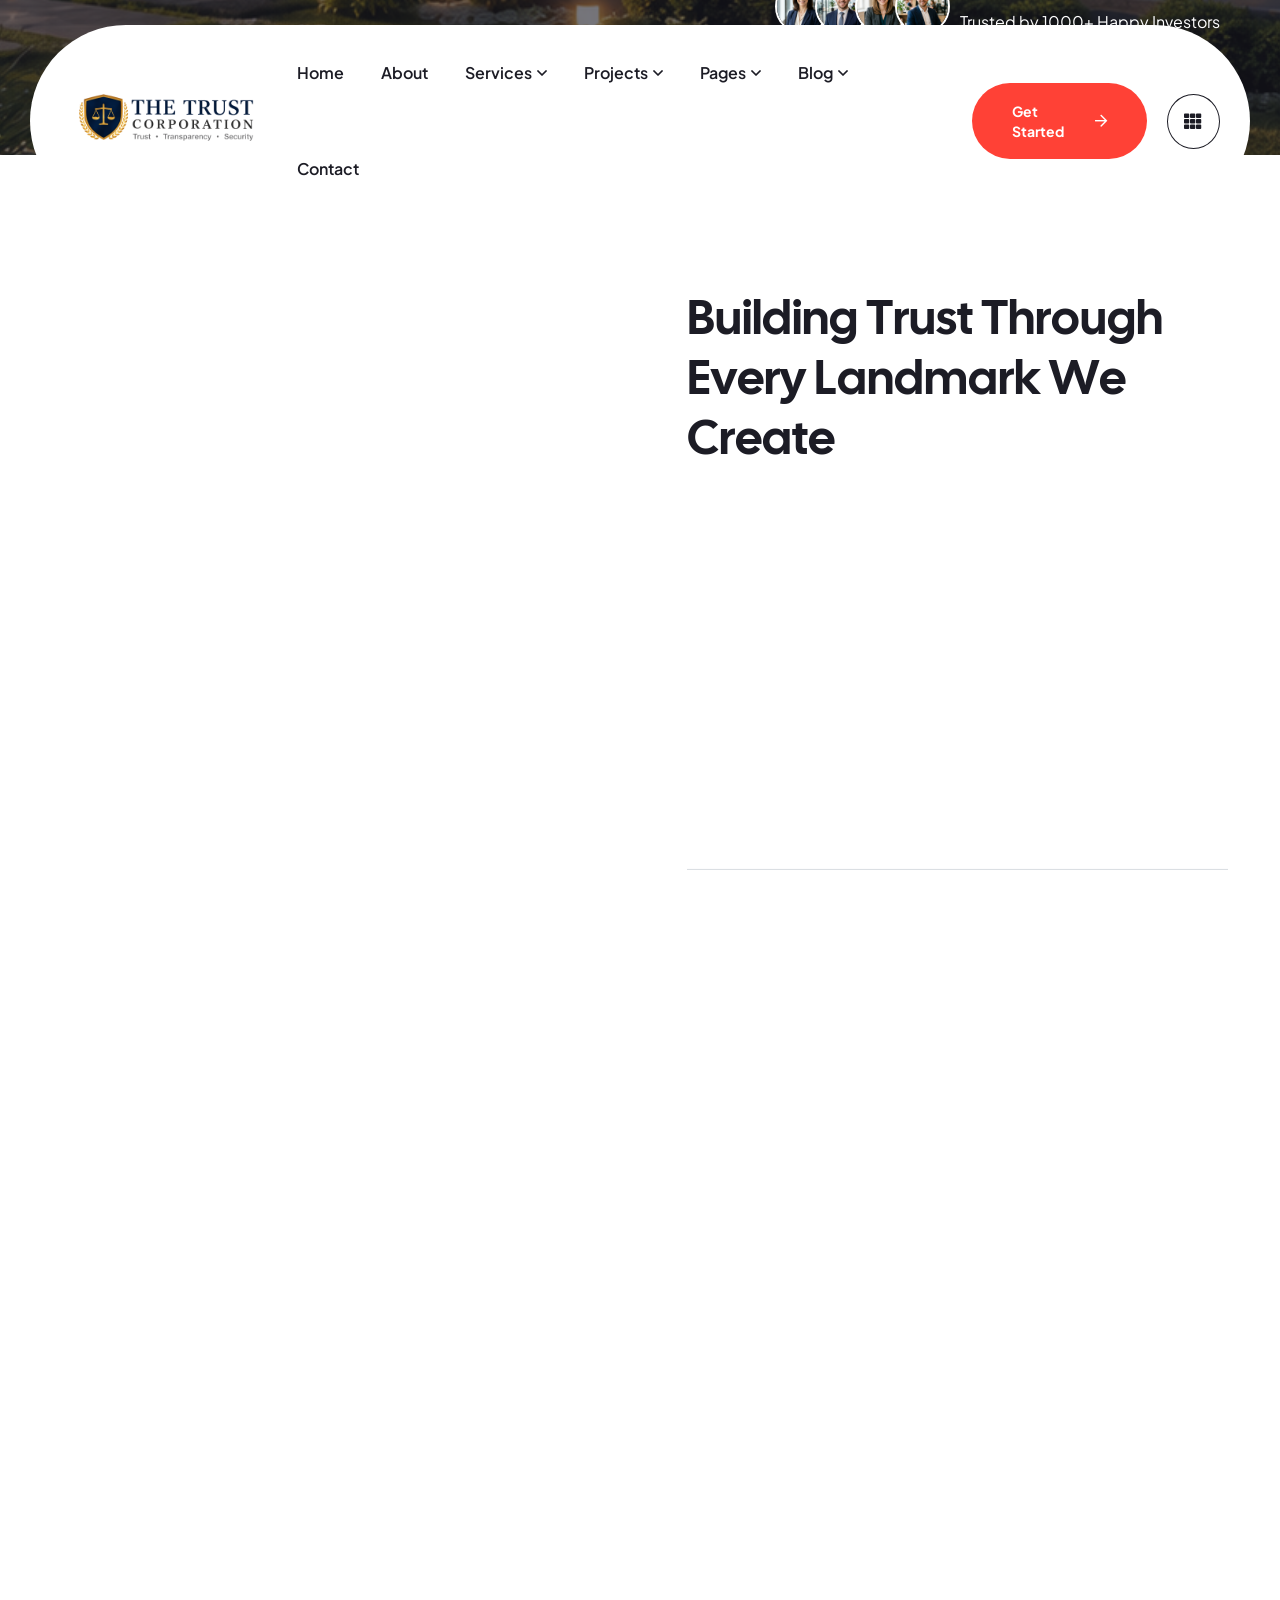
<file: index.html>
<!DOCTYPE html>
<html lang="zxx">
    <head>
        <!--====== Required meta tags ======-->
        <meta charset="utf-8">
        <meta http-equiv="x-ua-compatible" content="ie=edge">
        <meta name="description" content="AI, Agency, Technology">
        <meta name="viewport" content="width=device-width, initial-scale=1, shrink-to-fit=no">
        <!--====== Title ======-->
        <title>Renvia - Real Estate Group HTML5 Template</title>
        <!--====== Favicon Icon ======-->
        <link rel="shortcut icon" href="assets/images/favicon.png" type="image/png">
        <!--====== Google Fonts ======-->
        <link href="https://fonts.googleapis.com/css2?family=Cal+Sans&family=Plus+Jakarta+Sans:ital,wght@0,200..800;1,200..800&display=swap" rel="stylesheet">
        <!--====== FontAwesome css ======-->
        <link rel="stylesheet" href="assets/fonts/fontawesome/css/all.min.css">
        <!--====== Bootstrap css ======-->
        <link rel="stylesheet" href="assets/css/plugins/bootstrap.min.css">
        <!--====== Slick-popup css ======-->
        <link rel="stylesheet" href="assets/css/plugins/slick.css">
        <!--====== Magnific-popup css ======-->
        <link rel="stylesheet" href="assets/css/plugins/magnific-popup.css">
        <!--====== Aos css ======-->
        <link rel="stylesheet" href="assets/css/plugins/aos.css">
        <!--====== Default css ======-->
        <link rel="stylesheet" href="assets/css/spacings.css">
        <!--====== Default css ======-->
        <link rel="stylesheet" href="assets/css/style.css">
    </head>
    <body>
        <!--====== Start Preloader ======-->
        <div class="preloader">
            <div class="loading-wrapper">
                <div class="loading"></div>
                <div id="loading-icon"><img src="assets/images/loader.png" alt="loader"></div>
            </div>
        </div><!--====== End Preloader ======-->
        <!--====== Renvia Offcanvas Panel ======-->
        <div class="renvia-offcanvas-panel">
            <div class="offcanvas-panel-inner">
                <div class="panel-header d-flex justify-content-between align-items-center">
                    <a href="index.html" class="brand-logo"><img src="assets/images/home-one/logo/thetrust_logo_header.png" alt="Brand Logo"></a>
                    <div class="panel-close-btn"><i class="far fa-times"></i></div>
                </div>
                <div class="offcanvas-body">
                    <!-- Panel Box -->
                    <div class="panel-box mb-40">
                        <h4 class="panel-widget-title mb-10">Who Renvia Agency?</h4>
                        <p>We turn your dream vacations into unforgettable realities. Whether you're seeking a relaxing beach escape, a thrilling adventure</p>
                    </div>
                    <!-- Panel Box -->
                    <div class="panel-box mb-40">
                        <h4 class="panel-widget-title mb-20">Popular Rent</h4>
                        <!-- Renvia Project Item -->
                        <div class="renvia-project-item mb-20">
                            <div class="project-thumbnail">
                                <img src="assets/images/offcanvas/project-img1.jpg" alt="tour image">
                                <div class="hover-content">
                                    <div class="project-content">
                                        <span class="location"><i class="far fa-map-marker-alt"></i>New York, NY</span>
                                        <h4 class="title"><a href="project-details.html">Apartment Building</a></h4>
                                    </div>
                                </div>
                            </div>
                        </div>
                        <!-- Renvia Project Item -->
                        <div class="renvia-project-item">
                            <div class="project-thumbnail">
                                <img src="assets/images/offcanvas/project-img2.jpg" alt="tour image">
                                <div class="hover-content">
                                    <div class="project-content">
                                        <span class="location"><i class="far fa-map-marker-alt"></i>New York, NY</span>
                                        <h4 class="title"><a href="project-details.html">Commercial Space</a></h4>
                                    </div>
                                </div>
                            </div>
                        </div>
                    </div>
                </div>
                <!-- Panel Box -->
                <div class="panel-box">
                    <h4>Newsletter</h4>
                    <p class="mb-15">Get every travel news update</p>
                    <form autocomplete="off">
                        <div class="form-group">
                            <input type="text" class="form_control" placeholder="Email address" name="search">
                            <button class="theme-btn style-one">Subscribe</button>
                        </div>
                    </form>
                </div>
            </div>
        </div>
        <!--====== Start Overlay ======-->
        <div class="offcanvas__overlay"></div>
        <!--=== Start  Header Area  ===-->
        <header class="header-area header-one">
            <!--====  Header Navigation  ===-->
            <div class="container-fluid">
                <div class="header-navigation">
                    <!--====  Primary Menu  ===-->
                    <div class="primary-menu">
                        <!--====  Site Branding  ===-->
                        <div class="site-branding">
                            <a href="index.html" class="brand-logo"><img src="assets/images/home-one/logo/thetrust_logo_header.png" alt="Brand Logo"></a>
                        </div>
                        <!--=== Main Menu ===-->
                        <div class="theme-nav-menu">
                            <!--=== Menu Top ===-->
                            <div class="theme-menu-top d-block d-xl-none">
                                <div class="site-branding">
                                    <a href="index.html" class="brand-logo"><img src="assets/images/home-one/logo/thetrust_logo_header.png" alt="Brand Logo"></a>
                                </div>
                            </div>
                            <!--=== Main Menu ===-->
                            <nav class="main-menu">
                                <ul>
                                    <li class="menu-item"><a href="index.html">Home</a></li>
                                    <li class="menu-item"><a href="about.html">About</a></li>
                                    <li class="menu-item has-children"><a href="#">Services</a>
                                        <ul class="sub-menu">
                                            <li><a href="services.html">Our Services</a></li>
                                            <li><a href="service-details.html">Service Details</a></li>
                                        </ul>
                                    </li>
                                    <li class="menu-item has-children"><a href="#">Projects</a>
                                        <ul class="sub-menu">
                                            <li><a href="projects.html">Our Projects</a></li>
                                            <li><a href="project-details.html">Project Details</a></li>
                                        </ul>
                                    </li>
                                    <li class="menu-item has-children"><a href="#">Pages</a>
                                        <ul class="sub-menu">
                                            <li><a href="team.html">Our Team</a></li>
                                            <li><a href="team-details.html">Team Details</a></li>
                                            <li><a href="pricing.html">Pricing</a></li>
                                            <li><a href="faq.html">Faqs</a></li>
                                            <li><a href="404.html">404</a></li>
                                        </ul>
                                    </li>
                                    <li class="menu-item has-children"><a href="#">Blog</a>
                                        <ul class="sub-menu">
                                            <li><a href="blog-grid.html">Blog Grid</a></li>
                                            <li><a href="blog-standard.html">Blog Standard</a></li>
                                            <li><a href="blog-details.html">Blog Details</a></li>
                                        </ul>
                                    </li>
                                    <li class="menu-item"><a href="contact.html">Contact</a></li>
                                </ul>
                            </nav>
                            <!--=== Nav Button ===-->
                            <div class="theme-nav-button mt-20 d-block d-md-none">
                                <a href="contact.html" class="theme-btn style-one">Get Started<i class="far fa-arrow-right"></i></a>
                            </div>
                            <!--===  Menu Bottom ===-->
                            <div class="theme-menu-bottom mt-50 d-block d-xl-none">
                                <h5>Follow Us</h5>
                                <ul class="social-link">
                                    <li><a href="#"><i class="fab fa-facebook-f"></i></a></li>
                                    <li><a href="#"><i class="fab fa-twitter"></i></a></li>
                                    <li><a href="#"><i class="fab fa-linkedin-in"></i></a></li>
                                    <li><a href="#"><i class="fab fa-youtube"></i></a></li>
                                </ul>
                            </div>
                        </div>
                        <!--=== Header Nav Right ===-->
                        <div class="nav-right-item">
                            <div class="nav-button d-none d-md-block">
                                <a href="contact.html" class="theme-btn style-one">Get Started<i class="far fa-arrow-right"></i></a>
                            </div>
                            <div class="offcanvas-toggle">
                                <i class="fas fa-th"></i>
                            </div>
                            <div class="navbar-toggler">
                                <span></span>
                                <span></span>
                                <span></span>
                            </div>
                        </div>
                    </div>
                </div>
            </div>    
        </header><!--=== End  Header Area  ===-->
        <!--======  Smooth Wrapper  ======-->
        <div id="smooth-wrapper">
            <div id="smooth-content">
                <main>
                    <!--======  Start Hero Section  ======-->
                    <section class="renvia-hero_one">
                        <div class="hero-dots"></div>
                        <div class="renvia-avatar-box">
                            <img class="mb-15" src="assets/images/home-one/hero/client-logo1.png" alt="logo">
                            <div class="avatar-list">
                                <ul>
                                    <li><img src="assets/images/home-one/gallery/avatar-img1.png" alt="avatar img"></li>
                                    <li><img src="assets/images/home-one/gallery/avatar-img2.png" alt="avatar img"></li>
                                    <li><img src="assets/images/home-one/gallery/avatar-img3.png" alt="avatar img"></li>
                                    <li><img src="assets/images/home-one/gallery/avatar-img4.png" alt="avatar img"></li>
                                </ul>
                                <div class="text">
                                    <div class="ratings">
                                        <i class="fas fa-star"></i>
                                        <i class="fas fa-star"></i>
                                        <i class="fas fa-star"></i>
                                        <i class="fas fa-star"></i>
                                        <i class="fas fa-star"></i>
                                    </div>
                                    <p>Trusted by 1000+ Happy Investors</p>
                                </div>
                            </div>
                        </div>
                        <div class="hero-slider">
                            <!-- Single Slider -->
                            <div class="single-slider">
                                <div class="image-layer bg_cover" data-src="assets/images/home-one/hero/hero-bg-1.png"></div>
                                <div class="container">
                                    <div class="row">
                                        <div class="col-xl-8 col-lg-10">
                                            <!-- Hero Content -->
                                            <div class="hero-content">
                                                <span class="tag-line" data-aos="fade-down" data-aos-duration="2000">THE TRUST CORPORATION &bull; PREMIUM REAL ESTATE DEVELOPMENT</span>
                                                <h1 class="text-anm">Building Tomorrow's Landmarks Today</h1>
                                                <p data-aos="fade-up" data-aos-duration="2200">From premium residential plots to luxury villas, commercial developments, educational institutions and healthcare infrastructure, The Trust Corporation is developing integrated townships designed for modern living, secure investment and sustainable growth.</p>
                                                <div class="renvia-button d-flex align-items-center flex-wrap gap-4" data-aos="fade-up" data-aos-duration="2400">
                                                    <a href="projects.html" class="theme-btn style-one">Explore Our Projects<i class="far fa-arrow-right"></i></a>
                                                    <!-- Background Numbers / Large Typography -->
                                                    <div class="d-flex align-items-center gap-4 ms-lg-4 mt-3 mt-sm-0">
                                                        <div style="border-left: 2px solid rgba(255,255,255,0.25); padding-left: 15px;">
                                                            <h3 class="text-white mb-0" style="font-size: 24px; font-weight: 700; line-height: 1;">150 ACRES</h3>
                                                            <span class="text-white-50" style="font-size: 12px; letter-spacing: 1px; text-transform: uppercase;">Township</span>
                                                        </div>
                                                        <div style="border-left: 2px solid rgba(255,255,255,0.25); padding-left: 15px;">
                                                            <h3 class="text-white mb-0" style="font-size: 24px; font-weight: 700; line-height: 1;">6 ZONES</h3>
                                                            <span class="text-white-50" style="font-size: 12px; letter-spacing: 1px; text-transform: uppercase;">Development</span>
                                                        </div>
                                                    </div>
                                                </div>
                                            </div>
                                        </div>
                                    </div>
                                </div>
                            </div>
                            <!-- Single Slider -->
                            <div class="single-slider">
                                <div class="image-layer bg_cover" data-src="assets/images/home-one/hero/hero-bg-2.png"></div>
                                <div class="container">
                                    <div class="row">
                                        <div class="col-xl-8 col-lg-10">
                                            <!-- Hero Content -->
                                            <div class="hero-content">
                                                <span class="tag-line" data-aos="fade-down" data-aos-duration="2000">THE TRUST CORPORATION &bull; TRUST &bull; TRANSPARENCY &bull; GROWTH</span>
                                                <h1 class="text-anm">Invest In The Future. Live Beyond Expectations.</h1>
                                                <p data-aos="fade-up" data-aos-duration="2200">Experience thoughtfully planned communities featuring premium plots, luxury villas, modern apartments, commercial spaces, educational campuses and healthcare facilities—all designed to deliver exceptional lifestyle and long-term value.</p>
                                                <div class="renvia-button d-flex align-items-center flex-wrap gap-4" data-aos="fade-up" data-aos-duration="2400">
                                                    <a href="contact.html" class="theme-btn style-one">Book A Site Visit<i class="far fa-arrow-right"></i></a>
                                                    <!-- Background Numbers / Large Typography -->
                                                    <div class="d-flex align-items-center gap-4 ms-lg-4 mt-3 mt-sm-0">
                                                        <div style="border-left: 2px solid rgba(255,255,255,0.25); padding-left: 15px;">
                                                            <h3 class="text-white mb-0" style="font-size: 24px; font-weight: 700; line-height: 1;">150 ACRES</h3>
                                                            <span class="text-white-50" style="font-size: 12px; letter-spacing: 1px; text-transform: uppercase;">Township</span>
                                                        </div>
                                                        <div style="border-left: 2px solid rgba(255,255,255,0.25); padding-left: 15px;">
                                                            <h3 class="text-white mb-0" style="font-size: 24px; font-weight: 700; line-height: 1;">1000+</h3>
                                                            <span class="text-white-50" style="font-size: 12px; letter-spacing: 1px; text-transform: uppercase;">Happy Investors</span>
                                                        </div>
                                                    </div>
                                                </div>
                                            </div>
                                        </div>
                                    </div>
                                </div>
                            </div>
                            <!-- Single Slider -->
                            <div class="single-slider">
                                <div class="image-layer bg_cover" data-src="assets/images/home-one/hero/hero-bg-3.png"></div>
                                <div class="container">
                                    <div class="row">
                                        <div class="col-xl-8 col-lg-10">
                                            <!-- Hero Content -->
                                            <div class="hero-content">
                                                <span class="tag-line" data-aos="fade-down" data-aos-duration="2000">THE TRUST CORPORATION &bull; 150 ACRES INTEGRATED SMART TOWNSHIP</span>
                                                <h1 class="text-anm">Where Smart Investment Meets Modern Living</h1>
                                                <p data-aos="fade-up" data-aos-duration="2200">Own your place in Bokaro's fastest-growing township with legally approved residential plots, premium villas, commercial opportunities and world-class infrastructure built for the future.</p>
                                                <div class="renvia-button d-flex align-items-center flex-wrap gap-4" data-aos="fade-up" data-aos-duration="2400">
                                                    <a href="contact.html" class="theme-btn style-one">Download Brochure<i class="far fa-arrow-right"></i></a>
                                                    <!-- Background Numbers / Large Typography -->
                                                    <div class="d-flex align-items-center gap-4 ms-lg-4 mt-3 mt-sm-0">
                                                        <div style="border-left: 2px solid rgba(255,255,255,0.25); padding-left: 15px;">
                                                            <h3 class="text-white mb-0" style="font-size: 24px; font-weight: 700; line-height: 1;">150 ACRES</h3>
                                                            <span class="text-white-50" style="font-size: 12px; letter-spacing: 1px; text-transform: uppercase;">Township</span>
                                                        </div>
                                                        <div style="border-left: 2px solid rgba(255,255,255,0.25); padding-left: 15px;">
                                                            <h3 class="text-white mb-0" style="font-size: 24px; font-weight: 700; line-height: 1;">6 ZONES</h3>
                                                            <span class="text-white-50" style="font-size: 12px; letter-spacing: 1px; text-transform: uppercase;">Development</span>
                                                        </div>
                                                    </div>
                                                </div>
                                            </div>
                                        </div>
                                    </div>
                                </div>
                            </div>
                        </div>
                    </section><!--======  End Hero Section  ======-->
                    <!--======  Start About Section  ======-->
                    <section class="renvia-about_one pt-100 pb-120">
                        <div class="shape"><img src="assets/images/home-one/about/shape.png" alt="shape"></div>
                        <div class="container">
                            <div class="row justify-content-center">
                                <div class="col-xl-6 col-lg-8 col-md-11">
                                    <!-- Renvia Image Box -->
                                    <div class="renvia-image-box" data-aos="fade-up" data-aos-duration="1000">
                                        <div class="renvia-image image_one">
                                            <img src="assets/images/home-one/about/about-img1.png?v=2" alt="about image">
                                        </div>
                                        <div class="renvia-image image_two">
                                            <img src="assets/images/home-one/about/about-img2.png?v=2" alt="about image">
                                        </div>
                                        <div class="renvia-image image_three">
                                            <img src="assets/images/home-one/about/circle-img.png?v=2" alt="about image">
                                        </div>
                                        <div class="renvia-ratings-box">
                                            <div class="content">
                                                <h2>4.9★</h2>
                                                <div class="renvia-avatar-box">
                                                    <div class="avatar-list">
                                                        <ul>
                                                            <li><img src="assets/images/home-one/gallery/avatar-img1.png?v=2" alt="avatar image"></li>
                                                            <li><img src="assets/images/home-one/gallery/avatar-img2.png?v=2" alt="avatar image"></li>
                                                            <li><img src="assets/images/home-one/gallery/avatar-img3.png?v=2" alt="avatar image"></li>
                                                            <li><img src="assets/images/home-one/gallery/avatar-img4.png?v=2" alt="avatar image"></li>
                                                        </ul>
                                                    </div>
                                                </div>
                                                <div class="text">
                                                    <div class="ratings">
                                                        <i class="fas fa-star"></i>
                                                        <i class="fas fa-star"></i>
                                                        <i class="fas fa-star"></i>
                                                        <i class="fas fa-star"></i>
                                                        <i class="fas fa-star"></i>
                                                    </div>
                                                    <h6>1000+ Happy Investors</h6>
                                                </div>
                                            </div>
                                        </div>
                                    </div>
                                </div>
                                <div class="col-xl-6 col-lg-8 col-md-11">
                                    <!-- Renvia Content Box -->
                                    <div class="renvia-content-box mt-5 mt-xl-0">
                                        <div class="section-title">
                                            <span class="sub-title" data-aos="fade-down" data-aos-duration="1000">ABOUT THE TRUST CORPORATION<img src="assets/images/line2.png" alt="line"></span>
                                            <h2 class="text-anm">Building Trust Through Every Landmark We Create</h2>
                                        </div>
                                        <p data-aos="fade-up" data-aos-duration="1000">At The Trust Corporation, we believe real estate is more than just buying land—it's about creating thriving communities and lasting value. With a commitment to transparency, quality construction, and customer satisfaction, we develop premium residential, commercial, and integrated township projects that redefine modern living and smart investment.</p>
                                        <div class="renvia-features-list">
                                            <div class="row">
                                                <div class="col-md-6">
                                                    <div class="renvia-iconic-left-box style-one mb-30" data-aos="fade-up" data-aos-duration="1000">
                                                        <div class="icon">
                                                            <img src="assets/images/home-one/icon/icon1.png" alt="icon">
                                                        </div>
                                                        <div class="content">
                                                            <h5>Integrated Township Development</h5>
                                                            <p style="font-size: 14px; margin-top: 5px; line-height: 1.5; color: #555;">Well-planned residential communities with modern infrastructure, wide roads, landscaped parks, and future-ready amenities.</p>
                                                        </div>
                                                    </div>
                                                </div>
                                                <div class="col-md-6">
                                                    <div class="renvia-iconic-left-box style-one mb-30" data-aos="fade-up" data-aos-duration="1200">
                                                        <div class="icon">
                                                            <img src="assets/images/home-one/icon/icon2.png" alt="icon">
                                                        </div>
                                                        <div class="content">
                                                            <h5>Trusted Real Estate Experts</h5>
                                                            <p style="font-size: 14px; margin-top: 5px; line-height: 1.5; color: #555;">An experienced team delivering legally compliant projects, transparent transactions, and long-term investment opportunities.</p>
                                                        </div>
                                                    </div>
                                                </div>
                                            </div>
                                        </div>
                                        <ul class="check-list style-one" data-aos="fade-up" data-aos-duration="1400">
                                            <li><i class="fas fa-check-circle" style="color: #fd3c3c; margin-right: 10px; font-size: 16px; vertical-align: middle;"></i> Premium Residential & Commercial Developments</li>
                                            <li><i class="fas fa-check-circle" style="color: #fd3c3c; margin-right: 10px; font-size: 16px; vertical-align: middle;"></i> 100% Clear Title & Legally Verified Projects</li>
                                            <li><i class="fas fa-check-circle" style="color: #fd3c3c; margin-right: 10px; font-size: 16px; vertical-align: middle;"></i> Smart Infrastructure with Modern Amenities</li>
                                            <li><i class="fas fa-check-circle" style="color: #fd3c3c; margin-right: 10px; font-size: 16px; vertical-align: middle;"></i> Sustainable Communities Designed for Future Growth</li>
                                        </ul>
                                        <div class="renvia-button" data-aos="fade-up" data-aos-duration="1600" style="margin-top: 35px;">
                                            <a href="about.html" class="theme-btn style-one">Know More <i class="fas fa-arrow-right"></i></a>
                                        </div>
                                    </div>
                                </div>
                            </div>
                        </div>
                    </section><!--======  End About Section  ======-->
                    <!--======  Start Services Section  ======-->
                    <section class="renvia-service_one gray-bg pt-115 pb-80" data-src="assets/images/home-one/bg/service-bg.jpg">
                        <div class="container-fluid">
                            <div class="row justify-content-center">
                                <div class="col-xxl-6 col-xl-8 col-lg-8">
                                    <!-- Section Title -->
                                    <div class="section-title text-center mb-55">
                                        <span class="sub-title" data-aos="fade-down" data-aos-duration="1000"><img src="assets/images/line1.png" alt="line">What we Offer<img src="assets/images/line2.png" alt="line"></span>
                                        <h2 class="text-anm">We Develop Excellent Real Estate And Infrastructural Projects.</h2>
                                    </div>
                                </div>
                            </div>
                            <!-- Service Slider -->
                            <div class="service-slider" data-aos="fade-down" data-aos-duration="1000">
                                <!-- Renvia Service Card -->
                                <div class="renvia-service-card style-one mb-40">
                                    <div class="content">
                                        <div class="title-wrap">
                                            <h4><a href="service-details.html">Real Estate Development</a></h4>
                                            <a href="service-details.html" class="icon-btn"><i class="far fa-arrow-right"></i></a>
                                        </div>
                                        <p>we are more than just real estate advisors we are long-term partners in your property</p>
                                        <img src="assets/images/home-one/services/service-img1.jpg" alt="service image">
                                    </div>
                                </div>
                                <!-- Renvia Service Card -->
                                <div class="renvia-service-card style-one mb-40">
                                    <div class="content">
                                        <div class="title-wrap">
                                            <h4><a href="service-details.html">Construction Management</a></h4>
                                            <a href="service-details.html" class="icon-btn"><i class="far fa-arrow-right"></i></a>
                                        </div>
                                        <p>we are more than just real estate advisors we are long-term partners in your property</p>
                                        <img src="assets/images/home-one/services/service-img2.jpg" alt="service image">
                                    </div>
                                </div>
                                <!-- Renvia Service Card -->
                                <div class="renvia-service-card style-one mb-40">
                                    <div class="content">
                                        <div class="title-wrap">
                                            <h4><a href="service-details.html">Architecture & Design</a></h4>
                                            <a href="service-details.html" class="icon-btn"><i class="far fa-arrow-right"></i></a>
                                        </div>
                                        <p>we are more than just real estate advisors we are long-term partners in your property</p>
                                        <img src="assets/images/home-one/services/service-img3.jpg" alt="service image">
                                    </div>
                                </div>
                                <!-- Renvia Service Card -->
                                <div class="renvia-service-card style-one mb-40">
                                    <div class="content">
                                        <div class="title-wrap">
                                            <h4><a href="service-details.html">Project Management</a></h4>
                                            <a href="service-details.html" class="icon-btn"><i class="far fa-arrow-right"></i></a>
                                        </div>
                                        <p>we are more than just real estate advisors we are long-term partners in your property</p>
                                        <img src="assets/images/home-one/services/service-img4.jpg" alt="service image">
                                    </div>
                                </div>
                                <!-- Renvia Service Card -->
                                <div class="renvia-service-card style-one mb-40">
                                    <div class="content">
                                        <div class="title-wrap">
                                            <h4><a href="service-details.html">Construction Management</a></h4>
                                            <a href="service-details.html" class="icon-btn"><i class="far fa-arrow-right"></i></a>
                                        </div>
                                        <p>we are more than just real estate advisors we are long-term partners in your property</p>
                                        <img src="assets/images/home-one/services/service-img2.jpg" alt="service image">
                                    </div>
                                </div>
                            </div>
                        </div>
                    </section><!--======  End Services Section  ======-->
                    <!--======  Start Project Section  ======-->
                    <section class="renvia-project_one pt-120 pb-100">
                        <div class="container">
                            <div class="row">
                                <div class="col-xl-5">
                                    <!-- Renvia Content Box -->
                                    <div class="renvia-content-box">
                                        <div class="section-title">
                                            <span class="sub-title">Selected Project<img src="assets/images/line2.png" alt="line"></span>
                                            <h2>Examine Our Most <br> Recent Project.</h2>
                                        </div>
                                        <p>we are more than just real estate advisors we are long term partners in your property journey</p>
                                        <div class="renvia-button mt-35">
                                            <a href="projects.html" class="theme-btn style-one">View All Project <i class="far fa-arrow-right"></i></a>
                                        </div>
                                    </div>
                                </div>
                                <div class="col-xl-7">
                                    <!-- Renvia Projects List -->
                                    <div class="renvia-proiect-list">
                                        <!-- Renvia Project Item -->
                                        <div class="renvia-project-item style-one">
                                            <div class="project-content">
                                                <div class="project-meta">
                                                    <span class="location"><i class="far fa-map-marker-alt"></i>Phoenix, AZ</span>
                                                    <span><a href="#">Apartment</a></span>
                                                </div>
                                                <h4 class="title"><a href="project-details.html">Luxury Apartment</a></h4>
                                                <p>We stand for more than just property werepresent Real est  transparency, innovation, and a client first approach that puts your success at the center</p>
                                                <a href="project-details.html" class="icon-btn"><i class="far fa-arrow-right"></i></a>
                                            </div>
                                            <div class="project-thumbnail">
                                                <img src="assets/images/home-one/project/project-img1.jpg" alt="project image">
                                            </div>
                                        </div>
                                        <!-- Renvia Project Item -->
                                        <div class="renvia-project-item style-one">
                                            <div class="project-content">
                                                <div class="project-meta">
                                                    <span class="location"><i class="far fa-map-marker-alt"></i>Huntsville, Alabama</span>
                                                    <span><a href="#">Apartment</a></span>
                                                </div>
                                                <h4 class="title"><a href="project-details.html">Eden Estate</a></h4>
                                                <p>We stand for more than just property werepresent Real est  transparency, innovation, and a client first approach that puts your success at the center</p>
                                                <a href="project-details.html" class="icon-btn"><i class="far fa-arrow-right"></i></a>
                                            </div>
                                            <div class="project-thumbnail">
                                                <img src="assets/images/home-one/project/project-img2.jpg" alt="project image">
                                            </div>
                                        </div>
                                        <!-- Renvia Project Item -->
                                        <div class="renvia-project-item style-one">
                                            <div class="project-content">
                                                <div class="project-meta">
                                                    <span class="location"><i class="far fa-map-marker-alt"></i>Hollywood, Florida</span>
                                                    <span><a href="#">Apartment</a></span>
                                                </div>
                                                <h4 class="title"><a href="project-details.html">Business Center</a></h4>
                                                <p>We stand for more than just property werepresent Real est  transparency, innovation, and a client first approach that puts your success at the center</p>
                                                <a href="project-details.html" class="icon-btn"><i class="far fa-arrow-right"></i></a>
                                            </div>
                                            <div class="project-thumbnail">
                                                <img src="assets/images/home-one/project/project-img3.jpg" alt="project image">
                                            </div>
                                        </div>
                                        <!-- Renvia Project Item -->
                                        <div class="renvia-project-item style-one">
                                            <div class="project-content">
                                                <div class="project-meta">
                                                    <span class="location"><i class="far fa-map-marker-alt"></i>New York, NY</span>
                                                    <span><a href="#">Apartment</a></span>
                                                </div>
                                                <h4 class="title"><a href="project-details.html">Office Building</a></h4>
                                                <p>We stand for more than just property werepresent Real est  transparency, innovation, and a client first approach that puts your success at the center</p>
                                                <a href="project-details.html" class="icon-btn"><i class="far fa-arrow-right"></i></a>
                                            </div>
                                            <div class="project-thumbnail">
                                                <img src="assets/images/home-one/project/project-img4.jpg" alt="project image">
                                            </div>
                                        </div>
                                        <div class="final"></div>
                                    </div>
                                </div>
                            </div>
                        </div>
                    </section><!--======  End Project Section  ======-->
                    <!--======  Start Intro Section  ======-->
                    <section class="renvia-intro_one bg_cover" data-src="assets/images/home-one/bg/intro-bg1.jpg">
                        <div class="container">
                            <div class="row">
                                <div class="col-lg-12">
                                    <div class="play-button text-center">
                                        <a href="https://www.youtube.com/watch?v=pPl3ZZdTP3g" class="video-popup"><i class="fas fa-play"></i></a>
                                    </div>
                                </div>
                            </div>
                        </div>
                    </section><!--======  End Intro Section  ======-->
                    <!--======  Start Feature Section  ======-->
                    <section class="renvia-feature_one pt-120 pb-120">
                        <div class="container">
                            <div class="row justify-content-center">
                                <div class="col-xl-6 col-lg-10">
                                    <!-- Renvia Image -->
                                    <div class="renvia-image mb-5 mb-xl-0" data-aos="fade-up" data-aos-duration="1000">
                                        <img src="assets/images/home-one/gallery/feature-img1.jpg" alt="feature image">
                                    </div>
                                </div>
                                <div class="col-xl-6 col-lg-10">
                                    <!-- Renvia Content Box -->
                                    <div class="renvia-content-box">
                                        <div class="section-title">
                                            <span class="sub-title" data-aos="fade-down" data-aos-duration="1000">Core Features<img src="assets/images/line2.png" alt="line"></span>
                                            <h2 class="text-anm">A true collaborator in all facets of growth</h2>
                                        </div>
                                        <p data-aos="fade-up" data-aos-duration="1200">we are more than just real estate advisors we are long term partners in your property journey. With decades of experience</p>
                                        <div class="counter-wrap" data-aos="fade-up" data-aos-duration="1200">
                                            <div class="row">
                                                <div class="col-4">
                                                    <div class="renvia-counter-item mb-20">
                                                        <div class="content">
                                                            <h2><span class="counter">80</span><span class="symbol">+</span></h2>
                                                            <p>offices worldwide</p>
                                                        </div>
                                                    </div>
                                                </div>
                                                <div class="col-4">
                                                    <div class="renvia-counter-item mb-20">
                                                        <div class="content">
                                                            <h2><span class="counter">1.5</span><span class="symbol">k+</span></h2>
                                                            <p>offices worldwide</p>
                                                        </div>
                                                    </div>
                                                </div>
                                                <div class="col-4">
                                                    <div class="renvia-counter-item mb-20">
                                                        <div class="content">
                                                            <h2><span class="counter">95</span><span class="symbol">%</span></h2>
                                                            <p>offices worldwide</p>
                                                        </div>
                                                    </div>
                                                </div>
                                            </div>
                                        </div>
                                        <div class="button-check-wrap" data-aos="fade-up" data-aos-duration="1400">
                                            <div class="renvia-button">
                                                <a href="about.html" class="theme-btn style-one">Learn More<i class="far fa-arrow-right"></i></a>
                                            </div>
                                            <ul class="check-list style-three">
                                                <li>Luxurious interior design and amenities</li>
                                                <li>Private balconies with stunning views</li>
                                            </ul>
                                        </div>
                                    </div>
                                </div>
                            </div>
                            <!-- Renvia Feature Items -->
                            <div class="renvia-features-items pt-115">
                                <div class="row">
                                    <div class="col-lg-3 col-md-6 col-sm-12">
                                        <!-- Renvia Feature Item -->
                                        <div class="renvia-feature-item style-one mb-40" data-aos="fade-up" data-aos-duration="1000">
                                            <div class="icon">
                                                <img src="assets/images/home-one/icon/icon3.png" alt="icon">
                                                <div class="sm-icon"><img src="assets/images/home-one/icon/icon7.png" alt="icon"></div>
                                            </div>
                                            <div class="content">
                                                <h5>Data Driven Strategy</h5>
                                                <p>Our goal is zero incidents and our lost time frequency rate is industry leading.</p>
                                            </div>
                                        </div>
                                    </div>
                                    <div class="col-lg-3 col-md-6 col-sm-12">
                                        <!-- Renvia Feature Item -->
                                        <div class="renvia-feature-item style-one mb-40" data-aos="fade-up" data-aos-duration="1200">
                                            <div class="icon">
                                                <img src="assets/images/home-one/icon/icon4.png" alt="icon">
                                                <div class="sm-icon"><img src="assets/images/home-one/icon/icon8.png" alt="icon"></div>
                                            </div>
                                            <div class="content">
                                                <h5>Dedicated Client Support</h5>
                                                <p>Our goal is zero incidents and our lost time frequency rate is industry leading.</p>
                                            </div>
                                        </div>
                                    </div>
                                    <div class="col-lg-3 col-md-6 col-sm-12">
                                        <!-- Renvia Feature Item -->
                                        <div class="renvia-feature-item style-one mb-40" data-aos="fade-up" data-aos-duration="1400">
                                            <div class="icon">
                                                <img src="assets/images/home-one/icon/icon5.png" alt="icon">
                                                <div class="sm-icon"><img src="assets/images/home-one/icon/icon9.png" alt="icon"></div>
                                            </div>
                                            <div class="content">
                                                <h5>Compliance Expertise</h5>
                                                <p>Our goal is zero incidents and our lost time frequency rate is industry leading.</p>
                                            </div>
                                        </div>
                                    </div>
                                    <div class="col-lg-3 col-md-6 col-sm-12">
                                        <!-- Renvia Feature Item -->
                                        <div class="renvia-feature-item style-one mb-40" data-aos="fade-up" data-aos-duration="1600">
                                            <div class="icon">
                                                <img src="assets/images/home-one/icon/icon6.png" alt="icon">
                                                <div class="sm-icon"><img src="assets/images/home-one/icon/icon10.png" alt="icon"></div>
                                            </div>
                                            <div class="content">
                                                <h5>Future Ready Thinking</h5>
                                                <p>Our goal is zero incidents and our lost time frequency rate is industry leading.</p>
                                            </div>
                                        </div>
                                    </div>
                                </div>
                            </div>
                        </div>
                    </section><!--======  End Feature Section  ======-->
                    <!--======  Start Testimonial Section  ======-->
                    <section class="renvia-testimonial_one">
                        <div class="container-fluid">
                            <div class="row justify-content-center">
                                <div class="col-xl-6 col-lg-10">
                                    <!-- Renvia Image -->
                                    <div class="renvia-image mb-5 mb-xl-0" data-aos="fade-up" data-aos-duration="1000">
                                        <img src="assets/images/home-one/testimonial/testimonial-img1.jpg" alt="testimonial">
                                    </div>
                                </div>
                                <div class="col-xl-6 col-lg-10">
                                    <!-- Renvia Content Box -->
                                    <div class="renvia-content-box bg_cover" data-src="assets/images/home-one/testimonial/testimonial-bg.jpg">
                                        <div class="section-title mb-30">
                                            <span class="sub-title" data-aos="fade-down" data-aos-duration="1000"><img src="assets/images/line1.png" alt="line">Testimonial</span>
                                            <h2 class="text-anm">Trusted by thousand of people & companies</h2>
                                        </div>
                                        <div class="testimonial-slider-wrap" data-aos="fade-up" data-aos-duration="1200">
                                            <div class="testimonial-slider">
                                                <div class="renvia-testimonial-item style-one">
                                                    <div class="testimonial-content">
                                                        <div class="quote">
                                                            <img src="assets/images/home-one/testimonial/quote.png" alt="quote">
                                                        </div>
                                                        <p>“ IT companies stay abreast of emerging technologies and industry trends to remain competitive and provide innovative solutions to their clients.”</p>
                                                        <div class="author-thumb-item">
                                                            <div class="author-thumb">
                                                                <img src="assets/images/home-one/testimonial/author-img1.jpg" alt="author image">
                                                            </div>
                                                            <div class="author-info">
                                                                <h5>David Ade Smith</h5>
                                                                <span class="position">Business Student</span>
                                                            </div>
                                                        </div>
                                                    </div>
                                                </div>
                                                <div class="renvia-testimonial-item style-one">
                                                    <div class="testimonial-content">
                                                        <div class="quote">
                                                            <img src="assets/images/home-one/testimonial/quote.png" alt="quote">
                                                        </div>
                                                        <p>“ IT companies stay abreast of emerging technologies and industry trends to remain competitive and provide innovative solutions to their clients.”</p>
                                                        <div class="author-thumb-item">
                                                            <div class="author-thumb">
                                                                <img src="assets/images/home-one/testimonial/author-img1.jpg" alt="author image">
                                                            </div>
                                                            <div class="author-info">
                                                                <h5>David Ade Smith</h5>
                                                                <span class="position">Business Student</span>
                                                            </div>
                                                        </div>
                                                    </div>
                                                </div>
                                            </div>
                                            <div class="testimonial-arrows"></div>
                                        </div>
                                        <div class="renvia-counter-box" data-aos="fade-up" data-aos-duration="1400">
                                            <div class="content">
                                                <h2><span class="number">560</span><span class="symbol">+</span></h2>
                                                <p>Professional and Experienced staff <br> ready to help you</p>
                                            </div>
                                        </div>
                                    </div>
                                </div>
                            </div>
                        </div>
                    </section><!--======  End Testimonial Section  ======-->
                    <!--======  Start Team Section  ======-->
                    <section class="renvia-team-sec pt-120 pb-80">
                        <div class="container">
                            <div class="row justify-content-center">
                                <div class="col-lg-10">
                                    <div class="section-title text-center mb-45">
                                        <span class="sub-title" data-aos="fade-down" data-aos-duration="1000"><img src="assets/images/line1.png" alt="line">OUR EXPERTS<img src="assets/images/line2.png" alt="line"></span>
                                        <h2 class="text-anm">Worldwide executive leadership</h2>
                                    </div>
                                </div>
                            </div>
                            <div class="row">
                                <div class="col-xl-3 col-md-6 col-sm-12">
                                    <!-- Renvia Team Item -->
                                    <div class="renvia-team-item style-one mb-40" data-aos="fade-up" data-aos-duration="1000">
                                        <div class="member-image">
                                            <img src="assets/images/home-one/team/team-img1.jpg" alt="team image">
                                        </div>
                                        <div class="member-info">
                                            <h4 class="title"><a href="team-details.html">Brooklyn Simmons</a></h4>
                                            <span class="position">President of Sales</span>
                                            <div class="social-box">
                                                <a href="#"><i class="fab fa-facebook-f"></i></a>
                                                <a href="#"><i class="fab fa-twitter"></i></a>
                                                <a href="#"><i class="fab fa-linkedin-in"></i></a>
                                                <a href="#"><i class="fab fa-pinterest-p"></i></a>
                                            </div>
                                        </div>
                                    </div>
                                </div>
                                <div class="col-xl-3 col-md-6 col-sm-12">
                                    <!-- Renvia Team Item -->
                                    <div class="renvia-team-item style-one mb-40" data-aos="fade-up" data-aos-duration="1200">
                                        <div class="member-image">
                                            <img src="assets/images/home-one/team/team-img2.jpg" alt="team image">
                                        </div>
                                        <div class="member-info">
                                            <h4 class="title"><a href="team-details.html">Leslie Alexander</a></h4>
                                            <span class="position">President of Sales</span>
                                            <div class="social-box">
                                                <a href="#"><i class="fab fa-facebook-f"></i></a>
                                                <a href="#"><i class="fab fa-twitter"></i></a>
                                                <a href="#"><i class="fab fa-linkedin-in"></i></a>
                                                <a href="#"><i class="fab fa-pinterest-p"></i></a>
                                            </div>
                                        </div>
                                    </div>
                                </div>
                                <div class="col-xl-3 col-md-6 col-sm-12">
                                    <!-- Renvia Team Item -->
                                    <div class="renvia-team-item style-one mb-40" data-aos="fade-up" data-aos-duration="1400">
                                        <div class="member-image">
                                            <img src="assets/images/home-one/team/team-img3.jpg" alt="team image">
                                        </div>
                                        <div class="member-info">
                                            <h4 class="title"><a href="team-details.html">Savannah Nguyen</a></h4>
                                            <span class="position">President of Sales</span>
                                            <div class="social-box">
                                                <a href="#"><i class="fab fa-facebook-f"></i></a>
                                                <a href="#"><i class="fab fa-twitter"></i></a>
                                                <a href="#"><i class="fab fa-linkedin-in"></i></a>
                                                <a href="#"><i class="fab fa-pinterest-p"></i></a>
                                            </div>
                                        </div>
                                    </div>
                                </div>
                                <div class="col-xl-3 col-md-6 col-sm-12">
                                    <!-- Renvia Team Item -->
                                    <div class="renvia-team-item style-one mb-40" data-aos="fade-up" data-aos-duration="1600">
                                        <div class="member-image">
                                            <img src="assets/images/home-one/team/team-img4.jpg" alt="team image">
                                        </div>
                                        <div class="member-info">
                                            <h4 class="title"><a href="team-details.html">Darlene Robertson</a></h4>
                                            <span class="position">President of Sales</span>
                                            <div class="social-box">
                                                <a href="#"><i class="fab fa-facebook-f"></i></a>
                                                <a href="#"><i class="fab fa-twitter"></i></a>
                                                <a href="#"><i class="fab fa-linkedin-in"></i></a>
                                                <a href="#"><i class="fab fa-pinterest-p"></i></a>
                                            </div>
                                        </div>
                                    </div>
                                </div>
                            </div>
                        </div>
                    </section><!--======  End Team Section  ======-->
                    <!--======  Start Award Section  ======-->
                    <section class="renvia-awards_one pt-115 pb-80">
                        <div class="container">
                            <div class="row align-items-center">
                                <div class="col-lg-6">
                                    <!-- Section Title -->
                                    <div class="section-title mb-55 text-center text-lg-start">
                                        <span class="sub-title" data-aos="fade-down" data-aos-duration="1000">Achievements<img src="assets/images/line2.png" alt="line"></span>
                                        <h2 class="text-anm">Company Awards Achievements</h2>
                                    </div>
                                </div>
                                <div class="col-lg-6">
                                    <!-- Text Box -->
                                    <div class="text-box float-lg-end mb-55 text-center" data-aos="fade-up" data-aos-duration="1000">
                                        <p>We stand for more than just property we represent Real est  transparency, innovation, and a client first approach that puts your success at the center</p>
                                    </div>
                                </div>
                            </div>
                            <div class="row">
                                <div class="col-lg-12">
                                    <!-- Renvia Award Item -->
                                    <div class="renvia-award-item style-one" data-aos="fade-up" data-aos-duration="1000">
                                        <div class="award-title">
                                            <h3>Real Estate Super brand</h3>
                                        </div>
                                        <div class="award-info">
                                            <p>We stand for more than just property we represent Real est  transparency, innovation, and a client first approach</p>
                                        </div>
                                        <div class="award-thumb-year">
                                            <div class="award-thumb">
                                                <img src="assets/images/home-one/gallery/award-img1.png" alt="award">
                                            </div>
                                            <div class="award-year">
                                                <h3>2022</h3>
                                            </div>
                                        </div>
                                    </div>
                                </div>
                                <div class="col-lg-12">
                                    <!-- Renvia Award Item -->
                                    <div class="renvia-award-item style-one" data-aos="fade-up" data-aos-duration="1000">
                                        <div class="award-title">
                                            <h3>Innovative Design Studio</h3>
                                        </div>
                                        <div class="award-info">
                                            <p>We stand for more than just property we represent Real est  transparency, innovation, and a client first approach</p>
                                        </div>
                                        <div class="award-thumb-year">
                                            <div class="award-thumb">
                                                <img src="assets/images/home-one/gallery/award-img2.png" alt="award">
                                            </div>
                                            <div class="award-year">
                                                <h3>2023</h3>
                                            </div>
                                        </div>
                                    </div>
                                </div>
                                <div class="col-lg-12">
                                    <!-- Renvia Award Item -->
                                    <div class="renvia-award-item style-one" data-aos="fade-up" data-aos-duration="1000">
                                        <div class="award-title">
                                            <h3>Best Real Estate Consultant</h3>
                                        </div>
                                        <div class="award-info">
                                            <p>We stand for more than just property we represent Real est  transparency, innovation, and a client first approach</p>
                                        </div>
                                        <div class="award-thumb-year">
                                            <div class="award-thumb">
                                                <img src="assets/images/home-one/gallery/award-img3.png" alt="award">
                                            </div>
                                            <div class="award-year">
                                                <h3>2024</h3>
                                            </div>
                                        </div>
                                    </div>
                                </div>
                                <div class="col-lg-12">
                                    <!-- Renvia Award Item -->
                                    <div class="renvia-award-item style-one" data-aos="fade-up" data-aos-duration="1000">
                                        <div class="award-title">
                                            <h3>Residential Adviser of the Year</h3>
                                        </div>
                                        <div class="award-info">
                                            <p>We stand for more than just property we represent Real est  transparency, innovation, and a client first approach</p>
                                        </div>
                                        <div class="award-thumb-year">
                                            <div class="award-thumb">
                                                <img src="assets/images/home-one/gallery/award-img4.png" alt="award">
                                            </div>
                                            <div class="award-year">
                                                <h3>2025</h3>
                                            </div>
                                        </div>
                                    </div>
                                </div>
                            </div>
                        </div>
                    </section><!--======  End Award Section  ======-->
                    <!--======  Start Blog Section  ======-->
                    <section class="renvia-blog-sec pt-115 pb-80">
                        <div class="container">
                            <div class="row justify-content-center">
                                <div class="col-lg-6">
                                    <!-- Section Title -->
                                    <div class="section-title text-center mb-5">
                                        <span class="sub-title" data-aos="fade-down" data-aos-duration="1000"><img src="assets/images/line1.png" alt="line">Our Latest Blog<img src="assets/images/line2.png" alt="line"></span>
                                        <h2 class="text-anm">Latest News Update <br> & Articles</h2>
                                    </div>
                                </div>
                            </div>
                            <div class="row">
                                <div class="col-xl-4 col-md-6 col-sm-12">
                                    <!-- Renvia Blog Item -->
                                    <div class="renvia-blog-post-item style-one mb-40" data-aos="fade-up" data-aos-duration="1000">
                                        <div class="post-thumbnail">
                                            <img src="assets/images/home-one/blog/blog-img1.jpg" alt="blog grid">
                                        </div>
                                        <div class="post-content">
                                            <div class="post-tags">
                                                <span><a href="#">Company insights</a></span>
                                            </div>
                                            <h4 class="title"><a href="blog-details.html">Signet Breaks Ground on Foundry Lofts in Midtown Cleveland</a></h4>
                                            <a href="blog-details.html" class="read-more style-one">Read Details<i class="far fa-arrow-right"></i></a>
                                        </div>
                                    </div>
                                </div>
                                <div class="col-xl-4 col-md-6 col-sm-12">
                                    <!-- Renvia Blog Item -->
                                    <div class="renvia-blog-post-item style-one mb-40" data-aos="fade-up" data-aos-duration="1200">
                                        <div class="post-thumbnail">
                                            <img src="assets/images/home-one/blog/blog-img2.jpg" alt="blog grid">
                                        </div>
                                        <div class="post-content">
                                            <div class="post-tags">
                                                <span><a href="#">Company insights</a></span>
                                            </div>
                                            <h4 class="title"><a href="blog-details.html">Transforming Communities The Impact of a Dedicated Real Estate</a></h4>
                                            <a href="blog-details.html" class="read-more style-one">Read Details<i class="far fa-arrow-right"></i></a>
                                        </div>
                                    </div>
                                </div>
                                <div class="col-xl-4 col-md-6 col-sm-12">
                                    <!-- Renvia Blog Item -->
                                    <div class="renvia-blog-post-item style-one mb-40" data-aos="fade-up" data-aos-duration="1400">
                                        <div class="post-thumbnail">
                                            <img src="assets/images/home-one/blog/blog-img3.jpg" alt="blog grid">
                                        </div>
                                        <div class="post-content">
                                            <div class="post-tags">
                                                <span><a href="#">Company insights</a></span>
                                            </div>
                                            <h4 class="title"><a href="blog-details.html">Signet Breaks Ground on Foundry Lofts in Midtown Cleveland</a></h4>
                                            <a href="blog-details.html" class="read-more style-one">Read Details<i class="far fa-arrow-right"></i></a>
                                        </div>
                                    </div>
                                </div>
                            </div>
                        </div>
                    </section><!--======  End Blog Section  ======-->
                </main>
                <!--======  Start Footer  ======-->
                <footer class="main-footer footer-v1 pt-80">
                    <div class="container">
                        <!--=== Footer Top ===-->
                        <div class="footer-top">
                            <div class="row align-items-center">
                                <div class="col-lg-8">
                                    <div class="section-title text-white mb-55 text-center text-lg-start" data-aos="fade-up" data-aos-duration="800">
                                        <h2>Let’s Get Started on Your Project?</h2>
                                        <p>Let’s talk to us, share your dream project and we will transform it into reality</p>
                                    </div>
                                </div>
                                <div class="col-lg-4">
                                    <div class="renvia-button text-lg-end mb-60 text-center" data-aos="fade-up" data-aos-duration="800">
                                        <a href="contact.html" class="theme-btn style-one">Get In Touch<i class="far fa-arrow-right"></i></a>
                                    </div>
                                </div>
                            </div>
                        </div>
                        <!--=== Footer Widget Area ===-->
                        <div class="footer-widget-area pt-80 pb-30">
                            <div class="row">
                                <div class="col-lg-3 col-md-6">
                                    <!--=== Footer Widget ===-->
                                    <div class="footer-widget footer-about-widget mb-40" data-aos="fade-up" data-aos-duration="800">
                                        <div class="widget-content">
                                            <div class="footer-logo mb-30">
                                                <a href="index.html"><img src="assets/images/home-one/logo/the_trust_logo_footer.png" alt="Brand Logo"></a>
                                            </div>
                                            <p>Renviais a trusted real estate group specializing  residential, commercial, investment properties commitment.</p>
                                            <div class="social-box">
                                                <a href="#"><i class="fab fa-facebook-f"></i></a>
                                                <a href="#"><i class="fab fa-twitter"></i></a>
                                                <a href="#"><i class="fab fa-linkedin-in"></i></a>
                                                <a href="#"><i class="fab fa-youtube"></i></a>
                                            </div>
                                        </div>
                                    </div>
                                </div>
                                <div class="col-lg-3 col-md-6">
                                    <!--=== Footer Widget ===-->
                                    <div class="footer-widget footer-nav-widget mb-40 ms-0 ms-lg-5" data-aos="fade-up" data-aos-duration="1000">
                                        <div class="widget-content">
                                            <h4 class="widget-title">Quick Links</h4>
                                            <div class="line-wrap"><span></span><span></span><span></span></div>
                                            <ul class="widget-nav">
                                                <li><a href="index.html">About Us</a></li>
                                                <li><a href="about.html">Why Choose Us</a></li>
                                                <li><a href="services.html">Our Team</a></li>
                                                <li><a href="projects.html">Solutions</a></li>
                                                <li><a href="contact.html">Contact</a></li>
                                            </ul>
                                        </div>
                                    </div>
                                </div>
                                <div class="col-lg-3 col-md-6">
                                    <!--=== Footer Widget ===-->
                                    <div class="footer-widget footer-nav-widget mb-40" data-aos="fade-up" data-aos-duration="1200">
                                        <div class="widget-content">
                                            <h4 class="widget-title">Our Services</h4>
                                            <div class="line-wrap"><span></span><span></span><span></span></div>
                                            <ul class="widget-nav">
                                                <li><a href="service-details.html">Our Project</a></li>
                                                <li><a href="service-details.html">News & Updates</a></li>
                                                <li><a href="service-details.html">Terms & Conditions</a></li>
                                                <li><a href="service-details.html">Support Centre</a></li>
                                                <li><a href="service-details.html">Contact</a></li>
                                            </ul>
                                        </div>
                                    </div>
                                </div>
                                <div class="col-lg-3 col-md-6">
                                    <!--=== Footer Widget ===-->
                                    <div class="footer-widget footer-newsletter-widget mb-40" data-aos="fade-up" data-aos-duration="1400">
                                        <div class="widget-content">
                                            <h4 class="widget-title">Newsletter</h4>
                                            <div class="line-wrap"><span></span><span></span><span></span></div>
                                            <p>Subscribe to Our Newsletter. Regular inspection and feedback mechanisms</p>
                                            <form>
                                                <div class="form-group">
                                                    <input type="email" class="form_control" placeholder="Enter your email" name="email">
                                                    <button class="submit-btn"><i class="far fa-paper-plane"></i></button>
                                                </div>
                                            </form>
                                        </div>
                                    </div>
                                </div>
                            </div>
                        </div>
                        <!--=== Copyright Area ===-->
                        <div class="copyright-area">
                            <div class="row">
                                <div class="col-lg-6">
                                    <!--=== Copyright Text ===-->
                                    <div class="copyright-text text-lg-start text-center">
                                        <p>&copy;All Copyright 2025 by Renvia</p>
                                    </div>
                                </div>
                                <div class="col-lg-6">
                                    <!--=== Copyright link ===-->
                                    <div class="copyright-link text-lg-end text-center">
                                        <a href="index.html">Terms & Conditions</a>
                                        <a href="index.html">Privacy Policy</a>
                                    </div>
                                </div>
                            </div>
                        </div>
                    </div>
                </footer><!--======  End Footer  ======-->
            </div>
        </div>
        <!--====== Jquery js ======-->
        <script src="assets/js/plugins/jquery-3.7.1.min.js"></script>
        <!--====== Bootstrap js ======-->
        <script src="assets/js/plugins/popper.min.js"></script>
        <!--====== Bootstrap js ======-->
        <script src="assets/js/plugins/bootstrap.min.js"></script>
        <!--====== Gsap Js ======-->
        <script src="assets/js/plugins/gsap/gsap.min.js"></script>
        <script src="assets/js/plugins/gsap/SplitText.min.js"></script>
        <script src="assets/js/plugins/gsap/ScrollSmoother.min.js"></script>
        <script src="assets/js/plugins/gsap/ScrollTrigger.min.js"></script>
        <!--====== Slick js ======-->
        <script src="assets/js/plugins/slick.min.js"></script>
        <!--====== Magnific js ======-->
        <script src="assets/js/plugins/jquery.magnific-popup.min.js"></script>
        <!--====== Waypoint js ======-->
        <script src="assets/js/plugins/jquery.waypoints.js"></script>
        <!--====== CounterUp js ======-->
        <script src="assets/js/plugins/jquery.counterup.min.js"></script>
        <!--====== Aos js ======-->
        <script src="assets/js/plugins/aos.js"></script>
        <!--====== Common js ======-->
        <script src="assets/js/theme.js"></script>
    </body>
</html>
</file>
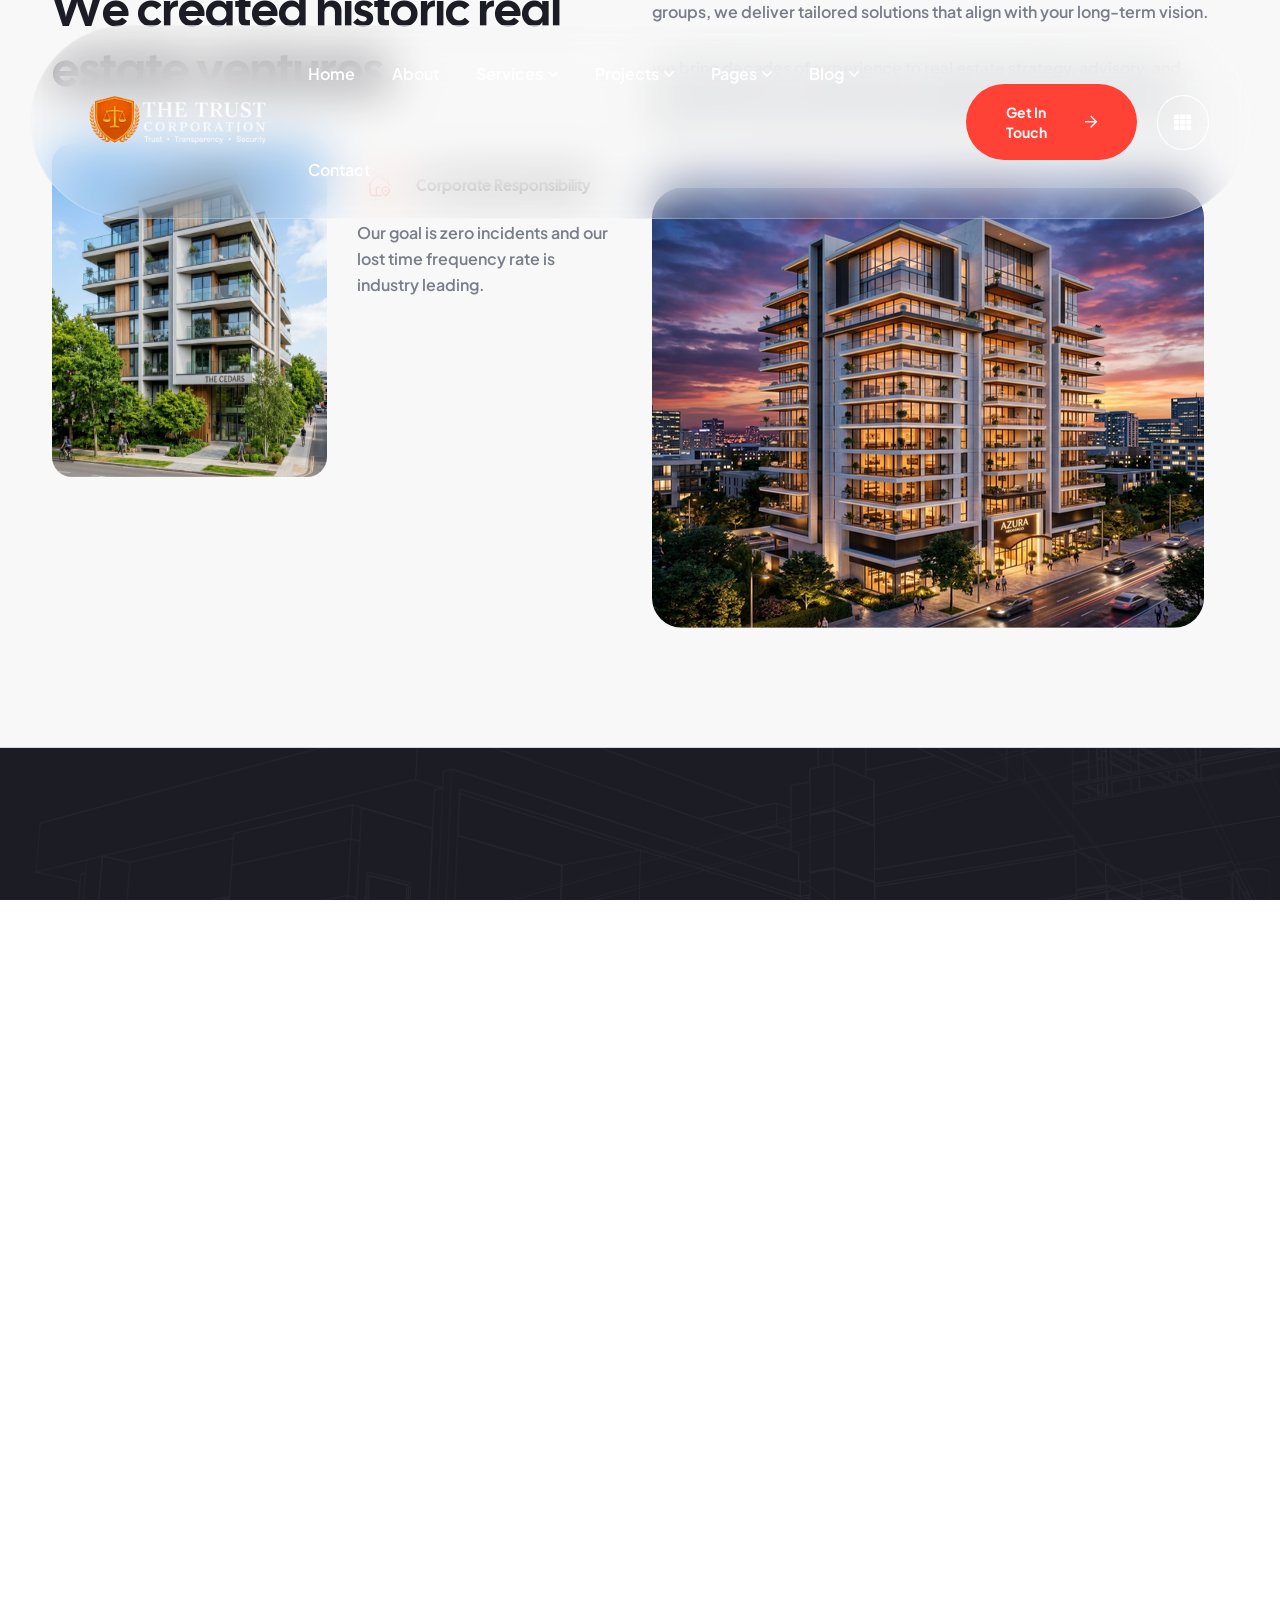
<file: about.html>
<!DOCTYPE html>
<html lang="zxx">
    <head>
        <!--====== Required meta tags ======-->
        <meta charset="utf-8">
        <meta http-equiv="x-ua-compatible" content="ie=edge">
        <meta name="description" content="AI, Agency, Technology">
        <meta name="viewport" content="width=device-width, initial-scale=1, shrink-to-fit=no">
        <!--====== Title ======-->
        <title>Renvia - Real Estate Group HTML5 Template</title>
        <!--====== Favicon Icon ======-->
        <link rel="shortcut icon" href="assets/images/favicon.png" type="image/png">
        <!--====== Google Fonts ======-->
        <link href="https://fonts.googleapis.com/css2?family=Cal+Sans&family=Plus+Jakarta+Sans:ital,wght@0,200..800;1,200..800&display=swap" rel="stylesheet">
        <!--====== FontAwesome css ======-->
        <link rel="stylesheet" href="assets/fonts/fontawesome/css/all.min.css">
        <!--====== Bootstrap css ======-->
        <link rel="stylesheet" href="assets/css/plugins/bootstrap.min.css">
        <!--====== Slick-popup css ======-->
        <link rel="stylesheet" href="assets/css/plugins/slick.css">
        <!--====== Magnific-popup css ======-->
        <link rel="stylesheet" href="assets/css/plugins/magnific-popup.css">
        <!--====== Aos css ======-->
        <link rel="stylesheet" href="assets/css/plugins/aos.css">
        <!--====== Default css ======-->
        <link rel="stylesheet" href="assets/css/spacings.css">
        <!--====== Default css ======-->
        <link rel="stylesheet" href="assets/css/style.css">
    </head>
    <body class="axis-innerpage">
        <!--====== Start Preloader ======-->
        <div class="preloader">
            <div class="loading-wrapper">
                <div class="loading"></div>
                <div id="loading-icon"><img src="assets/images/loader.png" alt="loader"></div>
            </div>
        </div><!--====== End Preloader ======-->
        <!--====== Renvia Offcanvas Panel ======-->
        <div class="renvia-offcanvas-panel">
            <div class="offcanvas-panel-inner">
                <div class="panel-header d-flex justify-content-between align-items-center">
                    <a href="index.html" class="brand-logo"><img src="assets/images/home-one/logo/thetrust_logo_header.png" alt="Brand Logo"></a>
                    <div class="panel-close-btn"><i class="far fa-times"></i></div>
                </div>
                <div class="offcanvas-body">
                    <!-- Panel Box -->
                    <div class="panel-box mb-40">
                        <h4 class="panel-widget-title mb-10">Who Renvia Agency?</h4>
                        <p>We turn your dream vacations into unforgettable realities. Whether you're seeking a relaxing beach escape, a thrilling adventure</p>
                    </div>
                    <!-- Panel Box -->
                    <div class="panel-box mb-40">
                        <h4 class="panel-widget-title mb-20">Popular Rent</h4>
                        <!-- Renvia Project Item -->
                        <div class="renvia-project-item mb-20">
                            <div class="project-thumbnail">
                                <img src="assets/images/offcanvas/project-img1.jpg" alt="tour image">
                                <div class="hover-content">
                                    <div class="project-content">
                                        <span class="location"><i class="far fa-map-marker-alt"></i>New York, NY</span>
                                        <h4 class="title"><a href="project-details.html">Apartment Building</a></h4>
                                    </div>
                                </div>
                            </div>
                        </div>
                        <!-- Renvia Project Item -->
                        <div class="renvia-project-item">
                            <div class="project-thumbnail">
                                <img src="assets/images/offcanvas/project-img2.jpg" alt="tour image">
                                <div class="hover-content">
                                    <div class="project-content">
                                        <span class="location"><i class="far fa-map-marker-alt"></i>New York, NY</span>
                                        <h4 class="title"><a href="project-details.html">Commercial Space</a></h4>
                                    </div>
                                </div>
                            </div>
                        </div>
                    </div>
                </div>
                <!-- Panel Box -->
                <div class="panel-box">
                    <h4>Newsletter</h4>
                    <p class="mb-15">Get every travel news update</p>
                    <form autocomplete="off">
                        <div class="form-group">
                            <input type="text" class="form_control" placeholder="Email address" name="search">
                            <button class="theme-btn style-one">Subscribe</button>
                        </div>
                    </form>
                </div>
            </div>
        </div>
        <!--====== Start Overlay ======-->
        <div class="offcanvas__overlay"></div>
        <!--=== Start  Header Area  ===-->
        <header class="header-area header-four">
            <!--====  Header Navigation  ===-->
            <div class="container-fluid">
                <div class="header-navigation">
                    <!--====  Primary Menu  ===-->
                    <div class="primary-menu">
                        <!--====  Site Branding  ===-->
                        <div class="site-branding">
                            <a href="index.html" class="brand-logo"><img src="assets/images/home-one/logo/the_trust_logo_footer.png" alt="Brand Logo"></a>
                        </div>
                        <!--=== Main Menu ===-->
                        <div class="theme-nav-menu">
                            <!--=== Menu Top ===-->
                            <div class="theme-menu-top d-block d-xl-none">
                                <div class="site-branding">
                                    <a href="index.html" class="brand-logo"><img src="assets/images/home-one/logo/thetrust_logo_header.png" alt="Brand Logo"></a>
                                </div>
                            </div>
                            <!--=== Main Menu ===-->
                            <nav class="main-menu">
                                <ul>
                                    <li class="menu-item"><a href="index.html">Home</a></li>
                                    <li class="menu-item"><a href="about.html">About</a></li>
                                    <li class="menu-item has-children"><a href="#">Services</a>
                                        <ul class="sub-menu">
                                            <li><a href="services.html">Our Services</a></li>
                                            <li><a href="service-details.html">Service Details</a></li>
                                        </ul>
                                    </li>
                                    <li class="menu-item has-children"><a href="#">Projects</a>
                                        <ul class="sub-menu">
                                            <li><a href="projects.html">Our Projects</a></li>
                                            <li><a href="project-details.html">Project Details</a></li>
                                        </ul>
                                    </li>
                                    <li class="menu-item has-children"><a href="#">Pages</a>
                                        <ul class="sub-menu">
                                            <li><a href="team.html">Our Team</a></li>
                                            <li><a href="team-details.html">Team Details</a></li>
                                            <li><a href="pricing.html">Pricing</a></li>
                                            <li><a href="faq.html">Faqs</a></li>
                                            <li><a href="404.html">404</a></li>
                                        </ul>
                                    </li>
                                    <li class="menu-item has-children"><a href="#">Blog</a>
                                        <ul class="sub-menu">
                                            <li><a href="blog-grid.html">Blog Grid</a></li>
                                            <li><a href="blog-standard.html">Blog Standard</a></li>
                                            <li><a href="blog-details.html">Blog Details</a></li>
                                        </ul>
                                    </li>
                                    <li class="menu-item"><a href="contact.html">Contact</a></li>
                                </ul>
                            </nav>
                            <!--=== Nav Button ===-->
                            <div class="theme-nav-button mt-20 d-block d-md-none">
                                <a href="contact.html" class="theme-btn style-one">Get In Touch<i class="far fa-arrow-right"></i></a>
                            </div>
                            <!--===  Menu Bottom ===-->
                            <div class="theme-menu-bottom mt-50 d-block d-xl-none">
                                <h5>Follow Us</h5>
                                <ul class="social-link">
                                    <li><a href="#"><i class="fab fa-facebook-f"></i></a></li>
                                    <li><a href="#"><i class="fab fa-twitter"></i></a></li>
                                    <li><a href="#"><i class="fab fa-linkedin-in"></i></a></li>
                                    <li><a href="#"><i class="fab fa-youtube"></i></a></li>
                                </ul>
                            </div>
                        </div>
                        <!--=== Header Nav Right ===-->
                        <div class="nav-right-item">
                            <div class="nav-button d-none d-md-block">
                                <a href="contact.html" class="theme-btn style-one">Get In Touch<i class="far fa-arrow-right"></i></a>
                            </div>
                            <div class="offcanvas-toggle">
                                <i class="fas fa-th"></i>
                            </div>
                            <div class="navbar-toggler">
                                <span></span>
                                <span></span>
                                <span></span>
                            </div>
                        </div>
                    </div>
                </div>
            </div>    
        </header><!--=== End  Header Area  ===-->
        <!--======  Smooth Wrapper  ======-->
        <div id="smooth-wrapper">
            <div id="smooth-content">
                <main>
                    <!--======  Start Page Hero Section  ======-->
                    <section class="page-hero bg_cover p-r z-1" data-src="assets/images/innerpage/bg/page-bg.jpg">
                        <div class="container">
                            <div class="row justify-content-center">
                                <div class="col-lg-8">
                                    <!--=== Page Content ===-->
                                    <div class="page-content text-center">
                                        <h1>About Us</h1>
                                        <ul>
                                            <li><a href="index.html">Home</a></li>
                                            <li>About Us</li>
                                        </ul>
                                    </div>
                                </div>
                            </div>
                        </div>
                    </section><!--======  End Page Hero Section  ======-->
                    <!--======  Start About Section  ======-->
                    <section class="renvia-about_three pt-115 pb-120">
                        <div class="container">
                            <div class="row justify-content-center">
                                <div class="col-xl-6 col-lg-8">
                                    <!-- Renvia Content Box -->
                                    <div class="renvia-content-box mb-5 mb-xl-0">
                                        <div class="section-title mb-45">
                                            <span class="sub-title" data-aos="fade-down" data-aos-duration="1000">Who We Are<img src="assets/images/line2.png" alt="line"></span>
                                            <h2 class="text-anm">We created historic real estate ventures.</h2>
                                        </div>
                                        <div class="features-box-wrap">
                                            <div class="renvia-image" data-aos="fade-up" data-aos-duration="1000">
                                                <img src="assets/images/innerpage/about/about-img1.png?v=2" alt="about image">
                                            </div>
                                            <div class="features- list">
                                                <div class="renvia-iconic-left-box style-two mb-25" data-aos="fade-up" data-aos-duration="1000">
                                                    <div class="content">
                                                        <h6 class="title"><span class="icon"><img src="assets/images/innerpage/about/icon1.png" alt="icon"></span>Corporate Responsibility</h6>
                                                        <p>Our goal is zero incidents and our lost time frequency rate is industry leading.</p>
                                                    </div>
                                                </div>
                                                <div class="renvia-iconic-left-box style-two" data-aos="fade-up" data-aos-duration="1200">
                                                    <div class="content">
                                                        <h6 class="title"><span class="icon"><img src="assets/images/innerpage/about/icon2.png" alt="icon"></span>Experts with Team Spirit</h6>
                                                        <p>Our goal is zero incidents and our lost time frequency rate is industry leading.</p>
                                                    </div>
                                                </div>
                                            </div>
                                        </div>
                                        <div class="renvia-button-wrap mt-40" data-aos="fade-up" data-aos-duration="1000">
                                            <div class="renvia-support-box">
                                                <div class="thumb">
                                                    <img src="assets/images/innerpage/about/support.jpg" alt="support">
                                                </div>
                                                <div class="content">
                                                    <h5 class="title">Call Us For Any Inquiry</h5>
                                                    <h6><a href="tel:+258-5485-4845">+258 - 5485 - 4845</a></h6>
                                                </div>
                                            </div>
                                            <div class="renvia-button">
                                                <a href="about.html" class="theme-btn style-one">Learn More<i class="far fa-arrow-right"></i></a>
                                            </div>
                                        </div>
                                    </div>
                                </div>
                                <div class="col-xl-6 col-lg-8">
                                    <!-- Renvia Text Box -->
                                    <div class="renvia-text-box" data-aos="fade-up" data-aos-duration="1000">
                                        <p>we bring decades of experience to real estate strategy, advisory, and development. As one of the world’s largest privately held real estate groups, we deliver tailored solutions that align with your long-term vision.</p>
                                        <p>we bring decades of experience to real estate strategy, advisory, and development. As one of the world’s largest privately held real estate groups, we deliver tailored solutions that align with your long-term vision.</p>
                                        <div class="renvia-image mt-55">
                                            <img src="assets/images/innerpage/about/about-img2.png?v=2" alt="about image">
                                        </div>
                                    </div>
                                </div>
                            </div>
                        </div>
                    </section><!--======  End About Section  ======-->
                    <!--======  Start Counter Section  ======-->
                    <section class="renvia-counter-sec bg_cover pt-70 pb-30" data-src="assets/images/innerpage/bg/counter-bg.png">
                        <div class="container">
                            <div class="counter-wrapper text-white">
                                <div class="row">
                                    <div class="col-lg-3 col-md-6 col-sm-12 item-border">
                                        <!-- Renvia Counter Item -->
                                        <div class="renvia-counter-item style-one text-center mb-40" data-aos="fade-up" data-aos-duration="1000">
                                            <div class="content">
                                                <h2><span class="counter">145</span><span class="symbol">+</span></h2>
                                                <p>Completed Projects</p>
                                            </div>
                                        </div>
                                    </div>
                                    <div class="col-lg-3 col-md-6 col-sm-12 item-border">
                                        <!-- Renvia Counter Item -->
                                        <div class="renvia-counter-item style-one text-center mb-40" data-aos="fade-up" data-aos-duration="1200">
                                            <div class="content">
                                                <h2><span class="counter">129</span><span class="symbol">+</span></h2>
                                                <p>Completed Projects</p>
                                            </div>
                                        </div>
                                    </div>
                                    <div class="col-lg-3 col-md-6 col-sm-12 item-border">
                                        <!-- Renvia Counter Item -->
                                        <div class="renvia-counter-item style-one text-center mb-40" data-aos="fade-up" data-aos-duration="1400">
                                            <div class="content">
                                                <h2><span class="counter">4.3</span>B<span class="symbol">+</span></h2>
                                                <p>Completed Projects</p>
                                            </div>
                                        </div>
                                    </div>
                                    <div class="col-lg-3 col-md-6 col-sm-12 item-border">
                                        <!-- Renvia Counter Item -->
                                        <div class="renvia-counter-item style-one text-center mb-40" data-aos="fade-up" data-aos-duration="1600">
                                            <div class="content">
                                                <h2><span class="counter">25</span>M<span class="symbol">+</span></h2>
                                                <p>Completed Projects</p>
                                            </div>
                                        </div>
                                    </div>
                                </div>
                            </div>
                        </div>
                    </section><!--======  End About Section  ======-->
                    <!--======  Start Work Section  ======-->
                    <section class="renvia-work-sec pt-120 pb-120">
                        <div class="container">
                            <!-- Work Wrapper -->
                            <div class="work-wrapper">
                                <!-- Renvia Work Item -->
                                <div class="renvia-work-item mb-60" data-aos="fade-up" data-aos-duration="1000">
                                    <div class="row justify-content-center">
                                        <div class="col-xl-6 col-lg-8">
                                            <!-- Content -->
                                            <div class="content mb-5 mb-xl-0">
                                                <span class="sub-text">Our Trusted Real Estate</span>
                                                <div class="step">01</div>
                                                <h3 class="title">Find your future home</h3>
                                                <p>There are many variations of passages of Real Estate  available, but the majority have suffered alteration in some form, by injected humour, or randomised words which don't look even slightly believable. If you are going to use a passage of Lorem Ipsum, you need to be sure there isn't</p>
                                            </div>
                                        </div>
                                        <div class="col-xl-6 col-lg-8">
                                            <!-- Thumbnail -->
                                            <div class="thumbnail">
                                                <img src="assets/images/innerpage/gallery/work-img1.jpg" alt="work image">
                                            </div>
                                        </div>
                                    </div>
                                </div>
                                <!-- Renvia Work Item -->
                                <div class="renvia-work-item mb-60" data-aos="fade-up" data-aos-duration="1200">
                                    <div class="row justify-content-center">
                                        <div class="col-xl-6 col-lg-8">
                                            <!-- Content -->
                                            <div class="content mb-5 mb-xl-0">
                                                <span class="sub-text">Our Trusted Real Estate</span>
                                                <div class="step">02</div>
                                                <h3 class="title">Experienced agents</h3>
                                                <p>There are many variations of passages of Real Estate  available, but the majority have suffered alteration in some form, by injected humour, or randomised words which don't look even slightly believable. If you are going to use a passage of Lorem Ipsum, you need to be sure there isn't</p>
                                            </div>
                                        </div>
                                        <div class="col-xl-6 col-lg-8">
                                            <!-- Thumbnail -->
                                            <div class="thumbnail">
                                                <img src="assets/images/innerpage/gallery/work-img2.jpg" alt="work image">
                                            </div>
                                        </div>
                                    </div>
                                </div>
                                <!-- Renvia Work Item -->
                                <div class="renvia-work-item mb-60" data-aos="fade-up" data-aos-duration="1400">
                                    <div class="row justify-content-center">
                                        <div class="col-xl-6 col-lg-8">
                                            <!-- Content -->
                                            <div class="content mb-5 mb-xl-0">
                                                <span class="sub-text">Our Trusted Real Estate</span>
                                                <div class="step">03</div>
                                                <h3 class="title">Buy or rent homes</h3>
                                                <p>There are many variations of passages of Real Estate  available, but the majority have suffered alteration in some form, by injected humour, or randomised words which don't look even slightly believable. If you are going to use a passage of Lorem Ipsum, you need to be sure there isn't</p>
                                            </div>
                                        </div>
                                        <div class="col-xl-6 col-lg-8">
                                            <!-- Thumbnail -->
                                            <div class="thumbnail">
                                                <img src="assets/images/innerpage/gallery/work-img3.jpg" alt="work image">
                                            </div>
                                        </div>
                                    </div>
                                </div>
                            </div>
                        </div>
                    </section><!--======  End Work Section  ======-->
                    <!--======  Start Choose Section  ======-->
                    <section class="renvia-choose-sec gray-bg pt-120 pb-120" data-src="assets/images/innerpage/bg/choose-bg.jpg">
                        <div class="container">
                            <div class="row align-items-center justify-content-center">
                                <div class="col-xl-6 col-lg-8">
                                    <!-- Renvia Image -->
                                    <div class="renvia-image mb-5 mb-xl-0" data-aos="fade-up" data-aos-duration="1000">
                                        <img src="assets/images/innerpage/gallery/choose-img1.jpg" alt="image">
                                    </div>
                                </div>
                                <div class="col-xl-6 col-lg-8">
                                    <!-- Renvia Content Box -->
                                    <div class="renvia-content-box" data-aos="fade-up" data-aos-duration="1000">
                                        <div class="section-title">
                                            <span class="sub-title"><img src="assets/images/line1.png" alt="line">Built for the future.</span>
                                            <h2>World Of Smart Spaces And Development</h2>
                                        </div>
                                        <p>we are more than just real estate advisors we are long-term partners in your property journey. With decades 25 years of experience across real estate development, investment consulting, </p>
                                        <div class="check-counter-wrap">
                                            <ul class="check-list style-three">
                                                <li>Proactively pontificate client</li>
                                                <li>Is there a waiting list for desired </li>
                                                <li>Immediate 24/ 7 Emergency</li>
                                            </ul>
                                            <div class="counter-wrap">
                                                <div class="renvia-counter-item">
                                                    <div class="content">
                                                        <h4>30k+</h4>
                                                        <p>Satisfied Client</p>
                                                    </div>
                                                </div>
                                                <div class="renvia-counter-item">
                                                    <div class="content">
                                                        <h4>30k+</h4>
                                                        <p>House</p>
                                                    </div>
                                                </div>
                                            </div>
                                        </div>
                                    </div>
                                </div>
                            </div>
                            <!-- Clients Wrapper -->
                            <div class="clients-wrapper pt-120" data-aos="fade-up" data-aos-duration="1000">
                                <!-- Clients Slider -->
                                <div class="clients-slider">
                                    <!-- Renvia Client Item -->
                                    <div class="renvia-client-item">
                                        <div class="client-img">
                                            <img src="assets/images/innerpage/clients/client-img1.png" alt="client logo">
                                        </div>
                                    </div>
                                    <!-- Renvia Client Item -->
                                    <div class="renvia-client-item">
                                        <div class="client-img">
                                            <img src="assets/images/innerpage/clients/client-img2.png" alt="client logo">
                                        </div>
                                    </div>
                                    <!-- Renvia Client Item -->
                                    <div class="renvia-client-item">
                                        <div class="client-img">
                                            <img src="assets/images/innerpage/clients/client-img3.png" alt="client logo">
                                        </div>
                                    </div>
                                    <!-- Renvia Client Item -->
                                    <div class="renvia-client-item">
                                        <div class="client-img">
                                            <img src="assets/images/innerpage/clients/client-img4.png" alt="client logo">
                                        </div>
                                    </div>
                                    <!-- Renvia Client Item -->
                                    <div class="renvia-client-item">
                                        <div class="client-img">
                                            <img src="assets/images/innerpage/clients/client-img5.png" alt="client logo">
                                        </div>
                                    </div>
                                    <!-- Renvia Client Item -->
                                    <div class="renvia-client-item">
                                        <div class="client-img">
                                            <img src="assets/images/innerpage/clients/client-img6.png" alt="client logo">
                                        </div>
                                    </div>
                                    <!-- Renvia Client Item -->
                                    <div class="renvia-client-item">
                                        <div class="client-img">
                                            <img src="assets/images/innerpage/clients/client-img4.png" alt="client logo">
                                        </div>
                                    </div>
                                </div>
                            </div>
                        </div>
                    </section><!--======  End Choose Section  ======-->
                </main>
                <!--======  Start Footer  ======-->
                <footer class="main-footer footer-v1 pt-80">
                    <div class="container">
                        <!--=== Footer Top ===-->
                        <div class="footer-top">
                            <div class="row align-items-center">
                                <div class="col-lg-8">
                                    <div class="section-title text-white mb-55 text-center text-lg-start" data-aos="fade-up" data-aos-duration="800">
                                        <h2>Let’s Get Started on Your Project?</h2>
                                        <p>Let’s talk to us, share your dream project and we will transform it into reality</p>
                                    </div>
                                </div>
                                <div class="col-lg-4">
                                    <div class="renvia-button text-lg-end mb-60 text-center" data-aos="fade-up" data-aos-duration="800">
                                        <a href="contact.html" class="theme-btn style-one">Get In Touch<i class="far fa-arrow-right"></i></a>
                                    </div>
                                </div>
                            </div>
                        </div>
                        <!--=== Footer Widget Area ===-->
                        <div class="footer-widget-area pt-80 pb-30">
                            <div class="row">
                                <div class="col-lg-3 col-md-6">
                                    <!--=== Footer Widget ===-->
                                    <div class="footer-widget footer-about-widget mb-40" data-aos="fade-up" data-aos-duration="800">
                                        <div class="widget-content">
                                            <div class="footer-logo mb-30">
                                                <a href="index.html"><img src="assets/images/home-one/logo/the_trust_logo_footer.png" alt="Brand Logo"></a>
                                            </div>
                                            <p>Renviais a trusted real estate group specializing  residential, commercial, investment properties commitment.</p>
                                            <div class="social-box">
                                                <a href="#"><i class="fab fa-facebook-f"></i></a>
                                                <a href="#"><i class="fab fa-twitter"></i></a>
                                                <a href="#"><i class="fab fa-linkedin-in"></i></a>
                                                <a href="#"><i class="fab fa-youtube"></i></a>
                                            </div>
                                        </div>
                                    </div>
                                </div>
                                <div class="col-lg-3 col-md-6">
                                    <!--=== Footer Widget ===-->
                                    <div class="footer-widget footer-nav-widget mb-40 ms-0 ms-lg-5" data-aos="fade-up" data-aos-duration="1000">
                                        <div class="widget-content">
                                            <h4 class="widget-title">Quick Links</h4>
                                            <div class="line-wrap"><span></span><span></span><span></span></div>
                                            <ul class="widget-nav">
                                                <li><a href="index.html">About Us</a></li>
                                                <li><a href="about.html">Why Choose Us</a></li>
                                                <li><a href="services.html">Our Team</a></li>
                                                <li><a href="projects.html">Solutions</a></li>
                                                <li><a href="contact.html">Contact</a></li>
                                            </ul>
                                        </div>
                                    </div>
                                </div>
                                <div class="col-lg-3 col-md-6">
                                    <!--=== Footer Widget ===-->
                                    <div class="footer-widget footer-nav-widget mb-40" data-aos="fade-up" data-aos-duration="1200">
                                        <div class="widget-content">
                                            <h4 class="widget-title">Our Services</h4>
                                            <div class="line-wrap"><span></span><span></span><span></span></div>
                                            <ul class="widget-nav">
                                                <li><a href="service-details.html">Our Project</a></li>
                                                <li><a href="service-details.html">News & Updates</a></li>
                                                <li><a href="service-details.html">Terms & Conditions</a></li>
                                                <li><a href="service-details.html">Support Centre</a></li>
                                                <li><a href="service-details.html">Contact</a></li>
                                            </ul>
                                        </div>
                                    </div>
                                </div>
                                <div class="col-lg-3 col-md-6">
                                    <!--=== Footer Widget ===-->
                                    <div class="footer-widget footer-newsletter-widget mb-40" data-aos="fade-up" data-aos-duration="1400">
                                        <div class="widget-content">
                                            <h4 class="widget-title">Newsletter</h4>
                                            <div class="line-wrap"><span></span><span></span><span></span></div>
                                            <p>Subscribe to Our Newsletter. Regular inspection and feedback mechanisms</p>
                                            <form>
                                                <div class="form-group">
                                                    <input type="email" class="form_control" placeholder="Enter your email" name="email">
                                                    <button class="submit-btn"><i class="far fa-paper-plane"></i></button>
                                                </div>
                                            </form>
                                        </div>
                                    </div>
                                </div>
                            </div>
                        </div>
                        <!--=== Copyright Area ===-->
                        <div class="copyright-area">
                            <div class="row">
                                <div class="col-lg-6">
                                    <!--=== Copyright Text ===-->
                                    <div class="copyright-text text-lg-start text-center">
                                        <p>&copy;All Copyright 2025 by Renvia</p>
                                    </div>
                                </div>
                                <div class="col-lg-6">
                                    <!--=== Copyright link ===-->
                                    <div class="copyright-link text-lg-end text-center">
                                        <a href="index.html">Terms & Conditions</a>
                                        <a href="index.html">Privacy Policy</a>
                                    </div>
                                </div>
                            </div>
                        </div>
                    </div>
                </footer><!--======  End Footer  ======-->
            </div>
        </div>
        <!--====== Jquery js ======-->
        <script src="assets/js/plugins/jquery-3.7.1.min.js"></script>
        <!--====== Bootstrap js ======-->
        <script src="assets/js/plugins/popper.min.js"></script>
        <!--====== Bootstrap js ======-->
        <script src="assets/js/plugins/bootstrap.min.js"></script>
        <!--====== Gsap Js ======-->
        <script src="assets/js/plugins/gsap/gsap.min.js"></script>
        <script src="assets/js/plugins/gsap/SplitText.min.js"></script>
        <script src="assets/js/plugins/gsap/ScrollSmoother.min.js"></script>
        <script src="assets/js/plugins/gsap/ScrollTrigger.min.js"></script>
        <!--====== Slick js ======-->
        <script src="assets/js/plugins/slick.min.js"></script>
        <!--====== Magnific js ======-->
        <script src="assets/js/plugins/jquery.magnific-popup.min.js"></script>
        <!--====== Waypoint js ======-->
        <script src="assets/js/plugins/jquery.waypoints.js"></script>
        <!--====== CounterUp js ======-->
        <script src="assets/js/plugins/jquery.counterup.min.js"></script>
        <!--====== Aos js ======-->
        <script src="assets/js/plugins/aos.js"></script>
        <!--====== Common js ======-->
        <script src="assets/js/theme.js"></script>
    </body>
</html>
</file>
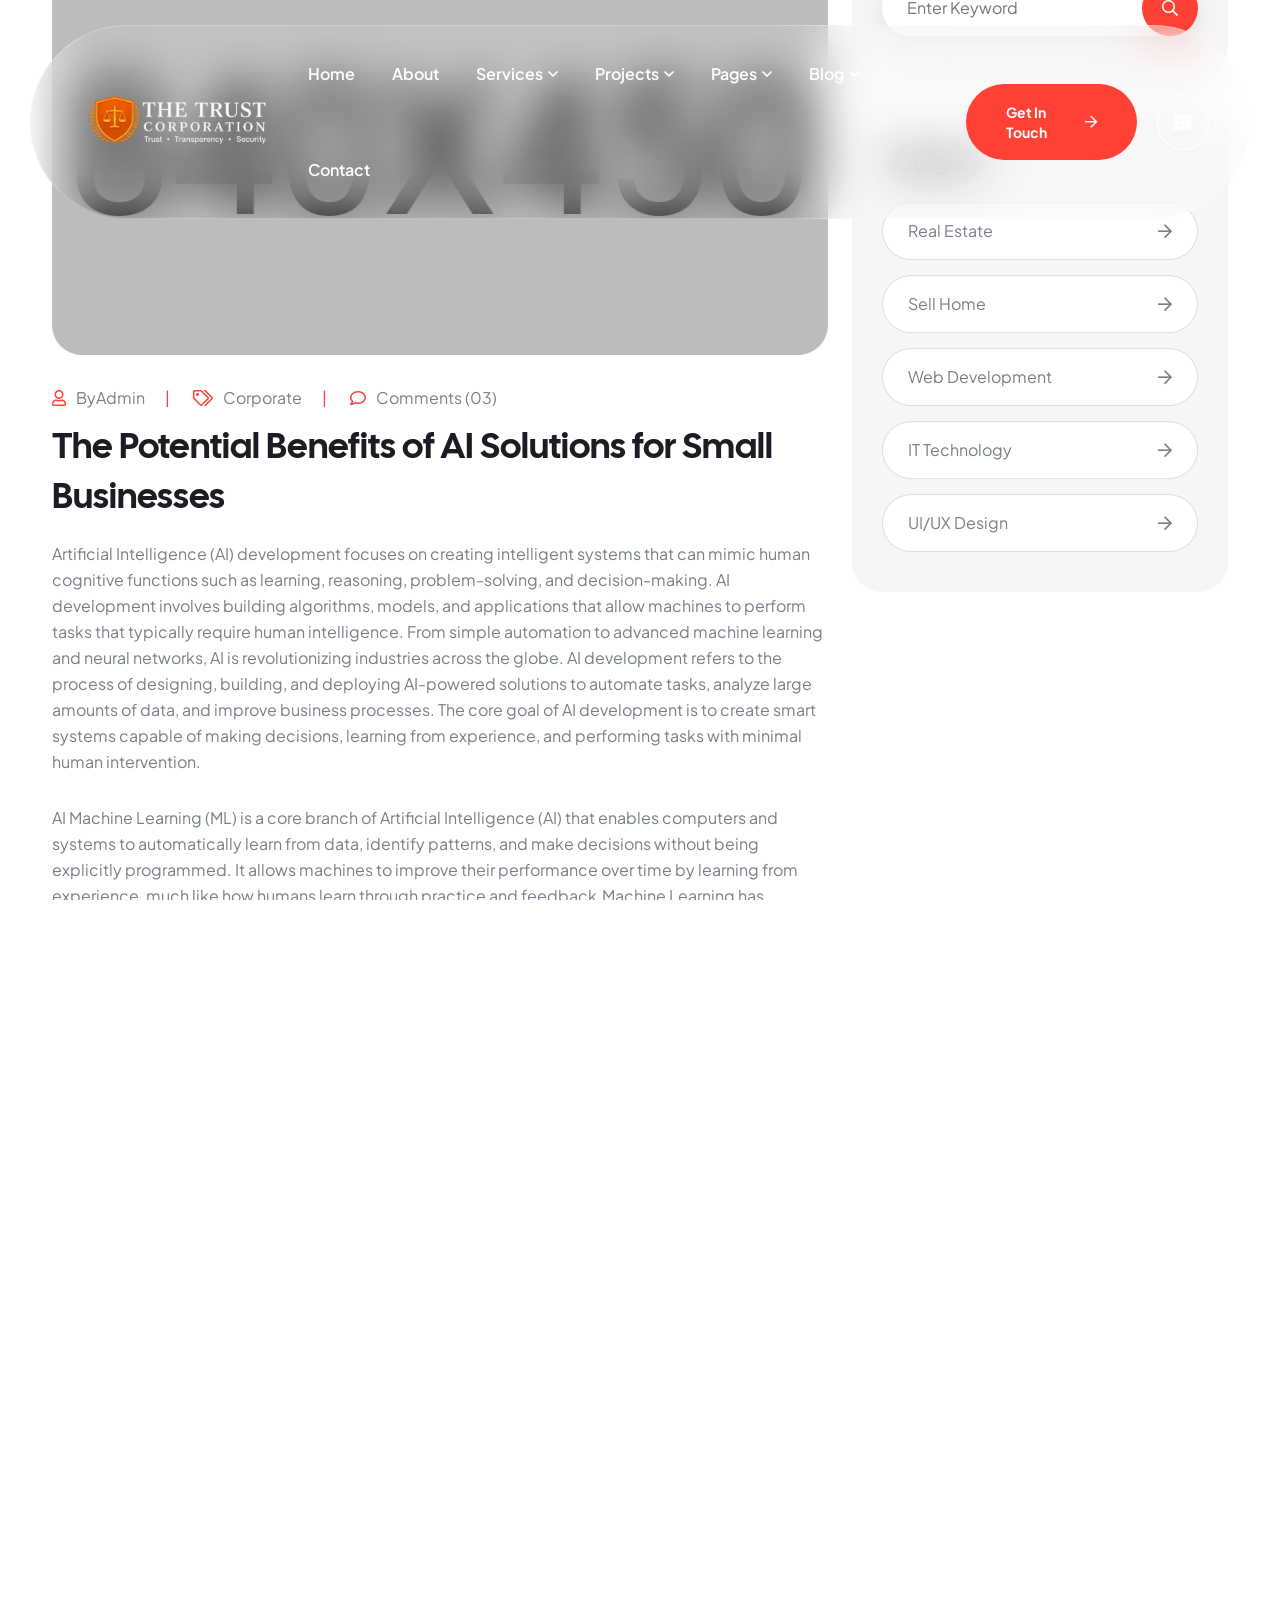
<file: blog-details.html>
<!DOCTYPE html>
<html lang="zxx">
    <head>
        <!--====== Required meta tags ======-->
        <meta charset="utf-8">
        <meta http-equiv="x-ua-compatible" content="ie=edge">
        <meta name="description" content="AI, Agency, Technology">
        <meta name="viewport" content="width=device-width, initial-scale=1, shrink-to-fit=no">
        <!--====== Title ======-->
        <title>Renvia - Real Estate Group HTML5 Template</title>
        <!--====== Favicon Icon ======-->
        <link rel="shortcut icon" href="assets/images/favicon.png" type="image/png">
        <!--====== Google Fonts ======-->
        <link href="https://fonts.googleapis.com/css2?family=Cal+Sans&family=Plus+Jakarta+Sans:ital,wght@0,200..800;1,200..800&display=swap" rel="stylesheet">
        <!--====== FontAwesome css ======-->
        <link rel="stylesheet" href="assets/fonts/fontawesome/css/all.min.css">
        <!--====== Bootstrap css ======-->
        <link rel="stylesheet" href="assets/css/plugins/bootstrap.min.css">
        <!--====== Slick-popup css ======-->
        <link rel="stylesheet" href="assets/css/plugins/slick.css">
        <!--====== Magnific-popup css ======-->
        <link rel="stylesheet" href="assets/css/plugins/magnific-popup.css">
        <!--====== Aos css ======-->
        <link rel="stylesheet" href="assets/css/plugins/aos.css">
        <!--====== Default css ======-->
        <link rel="stylesheet" href="assets/css/spacings.css">
        <!--====== Default css ======-->
        <link rel="stylesheet" href="assets/css/style.css">
    </head>
    <body class="axis-innerpage">
        <!--====== Start Preloader ======-->
        <div class="preloader">
            <div class="loading-wrapper">
                <div class="loading"></div>
                <div id="loading-icon"><img src="assets/images/loader.png" alt="loader"></div>
            </div>
        </div><!--====== End Preloader ======-->
        <!--====== Renvia Offcanvas Panel ======-->
        <div class="renvia-offcanvas-panel">
            <div class="offcanvas-panel-inner">
                <div class="panel-header d-flex justify-content-between align-items-center">
                    <a href="index.html" class="brand-logo"><img src="assets/images/home-one/logo/thetrust_logo_header.png" alt="Brand Logo"></a>
                    <div class="panel-close-btn"><i class="far fa-times"></i></div>
                </div>
                <div class="offcanvas-body">
                    <!-- Panel Box -->
                    <div class="panel-box mb-40">
                        <h4 class="panel-widget-title mb-10">Who Renvia Agency?</h4>
                        <p>We turn your dream vacations into unforgettable realities. Whether you're seeking a relaxing beach escape, a thrilling adventure</p>
                    </div>
                    <!-- Panel Box -->
                    <div class="panel-box mb-40">
                        <h4 class="panel-widget-title mb-20">Popular Rent</h4>
                        <!-- Renvia Project Item -->
                        <div class="renvia-project-item mb-20">
                            <div class="project-thumbnail">
                                <img src="assets/images/offcanvas/project-img1.jpg" alt="tour image">
                                <div class="hover-content">
                                    <div class="project-content">
                                        <span class="location"><i class="far fa-map-marker-alt"></i>New York, NY</span>
                                        <h4 class="title"><a href="project-details.html">Apartment Building</a></h4>
                                    </div>
                                </div>
                            </div>
                        </div>
                        <!-- Renvia Project Item -->
                        <div class="renvia-project-item">
                            <div class="project-thumbnail">
                                <img src="assets/images/offcanvas/project-img2.jpg" alt="tour image">
                                <div class="hover-content">
                                    <div class="project-content">
                                        <span class="location"><i class="far fa-map-marker-alt"></i>New York, NY</span>
                                        <h4 class="title"><a href="project-details.html">Commercial Space</a></h4>
                                    </div>
                                </div>
                            </div>
                        </div>
                    </div>
                </div>
                <!-- Panel Box -->
                <div class="panel-box">
                    <h4>Newsletter</h4>
                    <p class="mb-15">Get every travel news update</p>
                    <form autocomplete="off">
                        <div class="form-group">
                            <input type="text" class="form_control" placeholder="Email address" name="search">
                            <button class="theme-btn style-one">Subscribe</button>
                        </div>
                    </form>
                </div>
            </div>
        </div>
        <!--====== Start Overlay ======-->
        <div class="offcanvas__overlay"></div>
        <!--=== Start  Header Area  ===-->
        <header class="header-area header-four">
            <!--====  Header Navigation  ===-->
            <div class="container-fluid">
                <div class="header-navigation">
                    <!--====  Primary Menu  ===-->
                    <div class="primary-menu">
                        <!--====  Site Branding  ===-->
                        <div class="site-branding">
                            <a href="index.html" class="brand-logo"><img src="assets/images/home-one/logo/the_trust_logo_footer.png" alt="Brand Logo"></a>
                        </div>
                        <!--=== Main Menu ===-->
                        <div class="theme-nav-menu">
                            <!--=== Menu Top ===-->
                            <div class="theme-menu-top d-block d-xl-none">
                                <div class="site-branding">
                                    <a href="index.html" class="brand-logo"><img src="assets/images/home-one/logo/thetrust_logo_header.png" alt="Brand Logo"></a>
                                </div>
                            </div>
                            <!--=== Main Menu ===-->
                            <nav class="main-menu">
                                <ul>
                                    <li class="menu-item"><a href="index.html">Home</a></li>
                                    <li class="menu-item"><a href="about.html">About</a></li>
                                    <li class="menu-item has-children"><a href="#">Services</a>
                                        <ul class="sub-menu">
                                            <li><a href="services.html">Our Services</a></li>
                                            <li><a href="service-details.html">Service Details</a></li>
                                        </ul>
                                    </li>
                                    <li class="menu-item has-children"><a href="#">Projects</a>
                                        <ul class="sub-menu">
                                            <li><a href="projects.html">Our Projects</a></li>
                                            <li><a href="project-details.html">Project Details</a></li>
                                        </ul>
                                    </li>
                                    <li class="menu-item has-children"><a href="#">Pages</a>
                                        <ul class="sub-menu">
                                            <li><a href="team.html">Our Team</a></li>
                                            <li><a href="team-details.html">Team Details</a></li>
                                            <li><a href="pricing.html">Pricing</a></li>
                                            <li><a href="faq.html">Faqs</a></li>
                                            <li><a href="404.html">404</a></li>
                                        </ul>
                                    </li>
                                    <li class="menu-item has-children"><a href="#">Blog</a>
                                        <ul class="sub-menu">
                                            <li><a href="blog-grid.html">Blog Grid</a></li>
                                            <li><a href="blog-standard.html">Blog Standard</a></li>
                                            <li><a href="blog-details.html">Blog Details</a></li>
                                        </ul>
                                    </li>
                                    <li class="menu-item"><a href="contact.html">Contact</a></li>
                                </ul>
                            </nav>
                            <!--=== Nav Button ===-->
                            <div class="theme-nav-button mt-20 d-block d-md-none">
                                <a href="contact.html" class="theme-btn style-one">Get In Touch<i class="far fa-arrow-right"></i></a>
                            </div>
                            <!--===  Menu Bottom ===-->
                            <div class="theme-menu-bottom mt-50 d-block d-xl-none">
                                <h5>Follow Us</h5>
                                <ul class="social-link">
                                    <li><a href="#"><i class="fab fa-facebook-f"></i></a></li>
                                    <li><a href="#"><i class="fab fa-twitter"></i></a></li>
                                    <li><a href="#"><i class="fab fa-linkedin-in"></i></a></li>
                                    <li><a href="#"><i class="fab fa-youtube"></i></a></li>
                                </ul>
                            </div>
                        </div>
                        <!--=== Header Nav Right ===-->
                        <div class="nav-right-item">
                            <div class="nav-button d-none d-md-block">
                                <a href="contact.html" class="theme-btn style-one">Get In Touch<i class="far fa-arrow-right"></i></a>
                            </div>
                            <div class="offcanvas-toggle">
                                <i class="fas fa-th"></i>
                            </div>
                            <div class="navbar-toggler">
                                <span></span>
                                <span></span>
                                <span></span>
                            </div>
                        </div>
                    </div>
                </div>
            </div>    
        </header><!--=== End  Header Area  ===-->
        <!--======  Smooth Wrapper  ======-->
        <div id="smooth-wrapper">
            <div id="smooth-content">
                <main>
                    <!--======  Start Page Hero Section  ======-->
                    <section class="page-hero bg_cover p-r z-1" data-src="assets/images/innerpage/bg/page-bg.jpg">
                        <div class="container">
                            <div class="row justify-content-center">
                                <div class="col-lg-8">
                                    <!--=== Page Content ===-->
                                    <div class="page-content text-center">
                                        <h1>Blog Details</h1>
                                        <ul>
                                            <li><a href="index.html">Home</a></li>
                                            <li>Blog Details</li>
                                        </ul>
                                    </div>
                                </div>
                            </div>
                        </div>
                    </section><!--======  End Page Hero Section  ======-->
                    <!--======  Start Blog Standard Section  ======-->
                    <section class="renvia-blog-details-sec pt-120 pb-70">
                        <div class="container">
                            <div class="row">
                                <div class="col-xl-8">
                                    <!--=== Blog Details wrapper ===-->
                                    <div class="blog-details-wrapper">
                                        <!--=== Blog Post Main ===-->
                                        <div class="blog-post-main mb-70" data-aos="fade-up" data-aos-duration="1000">
                                            <div class="blog-post-item">
                                                <div class="post-thumbnail">
                                                    <img src="assets/images/innerpage/blog/blog-single1.jpg" alt="Post Thumbnail">
                                                </div>
                                                <div class="post-content">
                                                    <div class="post-meta">
                                                        <span><i class="far fa-user"></i> By <a href="#">Admin</a></span>
                                                        <span><i class="far fa-tags"></i><a href="#">Corporate</a></span>
                                                        <span><i class="far fa-comment"></i><a href="#">Comments (03)</a></span>
                                                    </div>
                                                    <h4 class="title">The Potential Benefits of AI Solutions for Small Businesses</h4>
                                                    <p>Artificial Intelligence (AI) development focuses on creating intelligent systems that can mimic human cognitive functions such as learning, reasoning, problem-solving, and decision-making. AI development involves building algorithms, models, and applications that allow machines to perform tasks that typically require human intelligence. From simple automation to advanced machine learning and neural networks, AI is revolutionizing industries across the globe. AI development refers to the process of designing, building, and deploying AI-powered solutions to automate tasks, analyze large amounts of data, and improve business processes.
The core goal of AI development is to create smart systems capable of making decisions, learning from experience, and performing tasks with minimal human intervention.
</p>
                                                    <p>AI Machine Learning (ML) is a core branch of Artificial Intelligence (AI) that enables computers and systems to automatically learn from data, identify patterns, and make decisions without being explicitly programmed. It allows machines to improve their performance over time by learning from experience, much like how humans learn through practice and feedback.Machine Learning has become a transformative technology across industries, empowering businesses to automate processes, predict outcomes, and solve complex problems with data-driven insights.</p>
                                                    <blockquote>
                                                        <div class="content">
                                                            <p>AI solutions require ongoing monitoring to maintain accuracy and efficiency. We provide continuous support, updates, and performance enhancements to ensure your AI system remains effective as your business evolves.</p>
                                                            <h5>Martin & Michiel</h5>
                                                        </div>
                                                    </blockquote>
                                                    <p>Our team designs a tailor-made AI solution based on your specific requirements. We develop machine learning models, build algorithms, and create prototypes to ensure the solution aligns with your business objectives. We begin by understanding your business goals, challenges, and opportunities for AI integration. Our experts assess your current systems and identify areas where AI can bring the most impact.</p>
                                                    <div class="row">
                                                        <div class="col-md-6">
                                                            <div class="axis-image">
                                                                <img src="assets/images/innerpage/blog/blog-single2.jpg" alt="Single blog">
                                                            </div>
                                                        </div>
                                                        <div class="col-md-6">
                                                            <div class="axis-image">
                                                                <img src="assets/images/innerpage/blog/blog-single3.jpg" alt="Single blog">
                                                            </div>
                                                        </div>
                                                    </div>
                                                    <p>Our team designs a tailor-made AI solution based on your specific requirements. We develop machine learning models, build algorithms, and create prototypes to ensure the solution aligns with your business objectives. We begin by understanding your business goals, challenges, and opportunities for AI integration. Our experts assess your current systems and identify areas where AI can bring the most impact.</p>
                                                </div>
                                            </div>
                                            <div class="entry-footer mt-30">
                                                <div class="tag-links">
                                                    <span>Tag:</span>
                                                    <a href="#">Apartment</a>
                                                    <a href="#">Buyer</a>
                                                    <a href="#">Luxury</a>
                                                </div>
                                                <div class="social-share">
                                                    <span>Share:</span>
                                                    <a href="#"><i class="fab fa-facebook-f"></i></a>
                                                    <a href="#"><i class="fab fa-instagram"></i></a>
                                                    <a href="#"><i class="fab fa-linkedin-in"></i></a>
                                                    <a href="#"><i class="fab fa-twitter"></i></a>
                                                </div>
                                            </div>
                                        </div>
                                        <!--=== Post Navigation ===-->
                                        <div class="comments-area mb-80" data-aos="fade-up" data-aos-duration="1200">
                                            <h3 class="comments-title">Popular Comments</h3>
                                            <ul class="comments-list">
                                                <li>
                                                    <div class="comment">
                                                        <div class="comment-avatar">
                                                            <img src="assets/images/innerpage/blog/comment1.jpg" alt="comment author">
                                                        </div>
                                                        <div class="comment-wrap">
                                                            <div class="comment-author-content">
                                                                <span class="author-name">Mariya Dsuza<span class="date">16 Aug, 2025  06:30pm</span></span>
                                                                <p>Provide regular updates to donors and supporters through newsletters, social media, & the charity website, detailing how funds are being used and the impact achieved.</p>
                                                                <a href="#" class="reply"><i class="fas fa-reply"></i>Reply</a>
                                                            </div>
                                                        </div>
                                                    </div>
                                                    <ul class="comment-reply">
                                                        <li class="comment">
                                                            <div class="comment-avatar">
                                                                <img src="assets/images/innerpage/blog/comment2.jpg" alt="comment author">
                                                            </div>
                                                            <div class="comment-wrap">
                                                                <div class="comment-author-content">
                                                                    <span class="author-name">Michel Phelops<span class="date">16 Aug, 2025  08:30pm</span></span>
                                                                    <p>Use metrics and feedback to assess the success of projects and programs, and share these results with the community to demonstrate accountability and build trust.</p>
                                                                    <a href="#" class="reply"><i class="fas fa-reply"></i>Reply</a>
                                                                </div>
                                                            </div>
                                                        </li>
                                                    </ul>
                                                </li>
                                                <li>
                                                    <div class="comment">
                                                        <div class="comment-avatar">
                                                            <img src="assets/images/innerpage/blog/comment2.jpg" alt="comment author">
                                                        </div>
                                                        <div class="comment-wrap">
                                                            <div class="comment-author-content">
                                                                <span class="author-name">Michel Phelops<span class="date">16 Aug, 2025  10:30pm</span></span>
                                                                <p>Use metrics and feedback to assess the success of projects and programs, and share these results with the community to demonstrate accountability and build trust.</p>
                                                                <a href="#" class="reply"><i class="fas fa-reply"></i>Reply</a>
                                                            </div>
                                                        </div>
                                                    </div>
                                                </li>
                                            </ul>
                                        </div>
                                        <!--=== Contact Wrapper ===-->
                                        <div class="comment-wrapper mb-50" data-aos="fade-up" data-aos-duration="1400">
                                            <h3 class="mb-30">Leave a Reply</h3>
                                            <form autocomplete="off" class="comment-form">
                                                <div class="row">
                                                    <div class="col-lg-6">
                                                        <div class="form-group">
                                                            <input type="text" class="form_control" placeholder="Name" name="name" required>
                                                        </div>
                                                    </div>
                                                    <div class="col-lg-6">
                                                        <div class="form-group">
                                                            <input type="email" class="form_control" placeholder="Email" name="email" required>
                                                        </div>
                                                    </div>
                                                    <div class="col-lg-12">
                                                        <div class="form-group">
                                                            <textarea class="form_control" placeholder="Message" name="message" rows="5" cols="8"></textarea>
                                                        </div>
                                                    </div>
                                                    <div class="col-lg-12">
                                                        <div class="form-group">
                                                            <button class="theme-btn style-one">Submit Comment</button>
                                                        </div>
                                                    </div>
                                                </div>
                                            </form>
                                        </div>
                                    </div>
                                </div>
                                <div class="col-xl-4">
                                    <!--===  Sidebar Widget Area  ===-->
                                    <div class="sidebar-widget-area">
                                        <!--===  Sidebar Widget  ===-->
                                        <div class="sidebar-widget sidebar-search-widget mb-30" data-aos="fade-up" data-aos-duration="600">
                                            <div class="widget-content">
                                                <form>
                                                    <div class="form-group">
                                                        <input type="search" class="form_control" placeholder="Enter Keyword" name="search" required>
                                                        <button class="search-btn"><i class="far fa-search"></i></button>
                                                    </div>
                                                </form>
                                            </div>
                                        </div>
                                        <!--===  Sidebar Widget  ===-->
                                        <div class="sidebar-widget sidebar-nav-widget mb-30" data-aos="fade-up" data-aos-duration="800">
                                            <h4 class="widget-title">Category</h4>
                                            <div class="widget-content">
                                                <ul>
                                                    <li><a href="#">Real Estate<span><i class="far fa-arrow-right"></i></span></a></li>
                                                    <li><a href="#">Sell Home<span><i class="far fa-arrow-right"></i></span></a></li>
                                                    <li><a href="#">Web Development<span><i class="far fa-arrow-right"></i></span></a></li>
                                                    <li><a href="#">IT Technology<span><i class="far fa-arrow-right"></i></span></a></li>
                                                    <li><a href="#">UI/UX Design<span><i class="far fa-arrow-right"></i></span></a></li>
                                                </ul>
                                            </div>
                                        </div>
                                        <!--=== Sidebar Widget ===-->
                                        <div class="sidebar-widget sidebar-post-widget mb-40" data-aos="fade-up" data-aos-duration="1000">
                                            <h4 class="widget-title">Recent Posts</h4>
                                            <div class="widget-content">
                                                <ul class="recent-post-list">
                                                    <li class="post-thumbnail-content mb-4">
                                                        <img src="assets/images/innerpage/blog/post-thumb1.jpg" alt="post thumb">
                                                        <div class="post-title-date">
                                                            <span class="posted-on"><a href="#">August 1, 2025</a></span>
                                                            <h5><a href="blog-details.html">There are many variation of passages of</a></h5>
                                                        </div>
                                                    </li>
                                                    <li class="post-thumbnail-content mb-4">
                                                        <img src="assets/images/innerpage/blog/post-thumb2.jpg" alt="post thumb">
                                                        <div class="post-title-date">
                                                            <span class="posted-on"><a href="#">August 4, 2025</a></span>
                                                            <h5><a href="blog-details.html">Building AI Fair Responsible & Systems</a></h5>
                                                        </div>
                                                    </li>
                                                    <li class="post-thumbnail-content mb-4">
                                                        <img src="assets/images/innerpage/blog/post-thumb3.jpg" alt="post thumb">
                                                        <div class="post-title-date">
                                                            <span class="posted-on"><a href="#">August 7, 2025</a></span>
                                                            <h5><a href="blog-details.html">There are many variation of passages of</a></h5>
                                                        </div>
                                                    </li>
                                                </ul>
                                            </div>
                                        </div>
                                        <!--=== Sidebar Widget ===-->
                                        <div class="sidebar-widget sidebar-tag-widget mb-30" data-aos="fade-up" data-aos-duration="1200">
                                            <h4 class="widget-title">Popular Tags</h4>
                                            <div class="widget-content">
                                                <a href="#">Marketing</a>
                                                <a href="#">Agency</a>
                                                <a href="#">Branding</a>
                                                <a href="#">Building</a>
                                                <a href="#">Advertising</a>
                                                <a href="#">Tips</a>
                                            </div>
                                        </div>
                                    </div>
                                </div>
                            </div>
                        </div>
                    </section><!--======  End Blog Standard Section  ======-->
                </main>
                <!--======  Start Footer  ======-->
                <footer class="main-footer footer-v1 pt-80">
                    <div class="container">
                        <!--=== Footer Top ===-->
                        <div class="footer-top">
                            <div class="row align-items-center">
                                <div class="col-lg-8">
                                    <div class="section-title text-white mb-55 text-center text-lg-start" data-aos="fade-up" data-aos-duration="800">
                                        <h2>Let’s Get Started on Your Project?</h2>
                                        <p>Let’s talk to us, share your dream project and we will transform it into reality</p>
                                    </div>
                                </div>
                                <div class="col-lg-4">
                                    <div class="renvia-button text-lg-end mb-60 text-center" data-aos="fade-up" data-aos-duration="800">
                                        <a href="contact.html" class="theme-btn style-one">Get In Touch<i class="far fa-arrow-right"></i></a>
                                    </div>
                                </div>
                            </div>
                        </div>
                        <!--=== Footer Widget Area ===-->
                        <div class="footer-widget-area pt-80 pb-30">
                            <div class="row">
                                <div class="col-lg-3 col-md-6">
                                    <!--=== Footer Widget ===-->
                                    <div class="footer-widget footer-about-widget mb-40" data-aos="fade-up" data-aos-duration="800">
                                        <div class="widget-content">
                                            <div class="footer-logo mb-30">
                                                <a href="index.html"><img src="assets/images/home-one/logo/the_trust_logo_footer.png" alt="Brand Logo"></a>
                                            </div>
                                            <p>Renviais a trusted real estate group specializing  residential, commercial, investment properties commitment.</p>
                                            <div class="social-box">
                                                <a href="#"><i class="fab fa-facebook-f"></i></a>
                                                <a href="#"><i class="fab fa-twitter"></i></a>
                                                <a href="#"><i class="fab fa-linkedin-in"></i></a>
                                                <a href="#"><i class="fab fa-youtube"></i></a>
                                            </div>
                                        </div>
                                    </div>
                                </div>
                                <div class="col-lg-3 col-md-6">
                                    <!--=== Footer Widget ===-->
                                    <div class="footer-widget footer-nav-widget mb-40 ms-0 ms-lg-5" data-aos="fade-up" data-aos-duration="1000">
                                        <div class="widget-content">
                                            <h4 class="widget-title">Quick Links</h4>
                                            <div class="line-wrap"><span></span><span></span><span></span></div>
                                            <ul class="widget-nav">
                                                <li><a href="index.html">About Us</a></li>
                                                <li><a href="about.html">Why Choose Us</a></li>
                                                <li><a href="services.html">Our Team</a></li>
                                                <li><a href="projects.html">Solutions</a></li>
                                                <li><a href="contact.html">Contact</a></li>
                                            </ul>
                                        </div>
                                    </div>
                                </div>
                                <div class="col-lg-3 col-md-6">
                                    <!--=== Footer Widget ===-->
                                    <div class="footer-widget footer-nav-widget mb-40" data-aos="fade-up" data-aos-duration="1200">
                                        <div class="widget-content">
                                            <h4 class="widget-title">Our Services</h4>
                                            <div class="line-wrap"><span></span><span></span><span></span></div>
                                            <ul class="widget-nav">
                                                <li><a href="service-details.html">Our Project</a></li>
                                                <li><a href="service-details.html">News & Updates</a></li>
                                                <li><a href="service-details.html">Terms & Conditions</a></li>
                                                <li><a href="service-details.html">Support Centre</a></li>
                                                <li><a href="service-details.html">Contact</a></li>
                                            </ul>
                                        </div>
                                    </div>
                                </div>
                                <div class="col-lg-3 col-md-6">
                                    <!--=== Footer Widget ===-->
                                    <div class="footer-widget footer-newsletter-widget mb-40" data-aos="fade-up" data-aos-duration="1400">
                                        <div class="widget-content">
                                            <h4 class="widget-title">Newsletter</h4>
                                            <div class="line-wrap"><span></span><span></span><span></span></div>
                                            <p>Subscribe to Our Newsletter. Regular inspection and feedback mechanisms</p>
                                            <form>
                                                <div class="form-group">
                                                    <input type="email" class="form_control" placeholder="Enter your email" name="email">
                                                    <button class="submit-btn"><i class="far fa-paper-plane"></i></button>
                                                </div>
                                            </form>
                                        </div>
                                    </div>
                                </div>
                            </div>
                        </div>
                        <!--=== Copyright Area ===-->
                        <div class="copyright-area">
                            <div class="row">
                                <div class="col-lg-6">
                                    <!--=== Copyright Text ===-->
                                    <div class="copyright-text text-lg-start text-center">
                                        <p>&copy;All Copyright 2025 by Renvia</p>
                                    </div>
                                </div>
                                <div class="col-lg-6">
                                    <!--=== Copyright link ===-->
                                    <div class="copyright-link text-lg-end text-center">
                                        <a href="index.html">Terms & Conditions</a>
                                        <a href="index.html">Privacy Policy</a>
                                    </div>
                                </div>
                            </div>
                        </div>
                    </div>
                </footer><!--======  End Footer  ======-->
            </div>
        </div>
        <!--====== Jquery js ======-->
        <script src="assets/js/plugins/jquery-3.7.1.min.js"></script>
        <!--====== Bootstrap js ======-->
        <script src="assets/js/plugins/popper.min.js"></script>
        <!--====== Bootstrap js ======-->
        <script src="assets/js/plugins/bootstrap.min.js"></script>
        <!--====== Gsap Js ======-->
        <script src="assets/js/plugins/gsap/gsap.min.js"></script>
        <script src="assets/js/plugins/gsap/SplitText.min.js"></script>
        <script src="assets/js/plugins/gsap/ScrollSmoother.min.js"></script>
        <script src="assets/js/plugins/gsap/ScrollTrigger.min.js"></script>
        <!--====== Slick js ======-->
        <script src="assets/js/plugins/slick.min.js"></script>
        <!--====== Magnific js ======-->
        <script src="assets/js/plugins/jquery.magnific-popup.min.js"></script>
        <!--====== Waypoint js ======-->
        <script src="assets/js/plugins/jquery.waypoints.js"></script>
        <!--====== CounterUp js ======-->
        <script src="assets/js/plugins/jquery.counterup.min.js"></script>
        <!--====== Aos js ======-->
        <script src="assets/js/plugins/aos.js"></script>
        <!--====== Common js ======-->
        <script src="assets/js/theme.js"></script>
    </body>
</html>
</file>
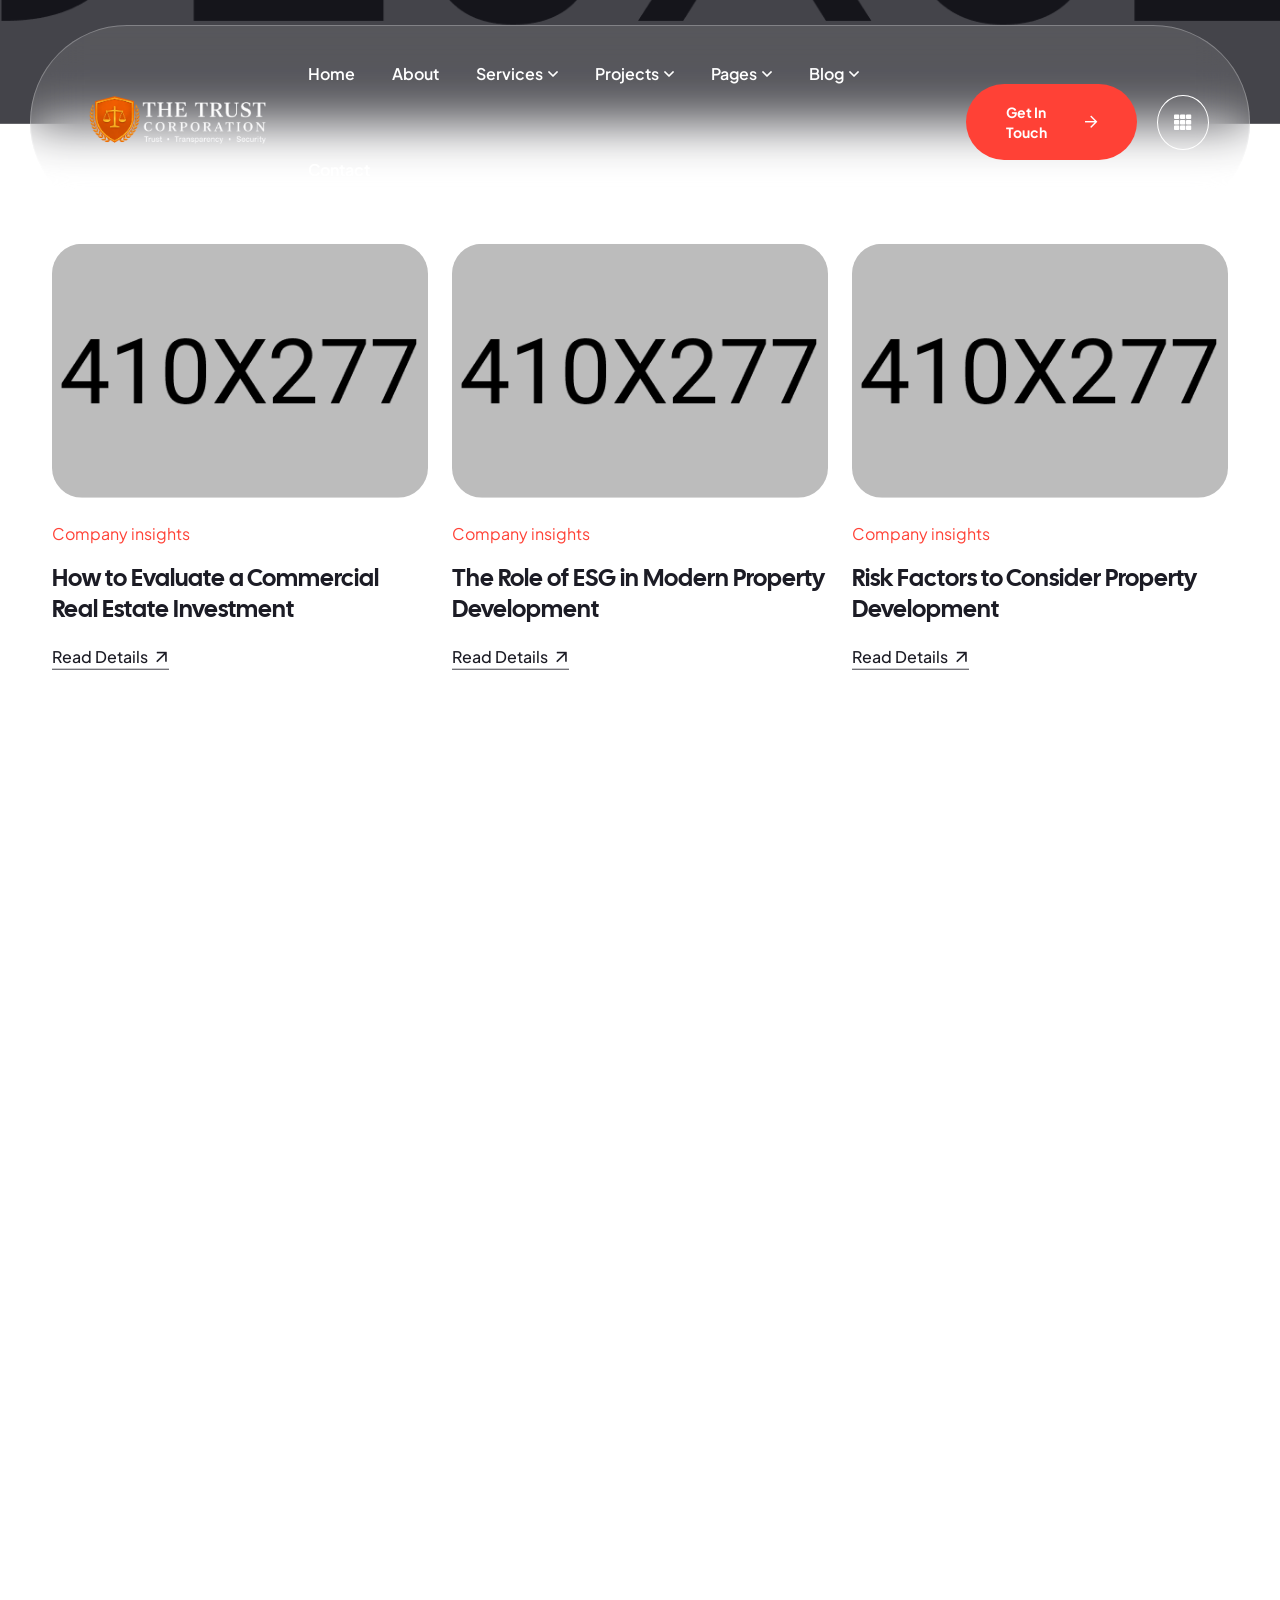
<file: blog-grid.html>
<!DOCTYPE html>
<html lang="zxx">
    <head>
        <!--====== Required meta tags ======-->
        <meta charset="utf-8">
        <meta http-equiv="x-ua-compatible" content="ie=edge">
        <meta name="description" content="AI, Agency, Technology">
        <meta name="viewport" content="width=device-width, initial-scale=1, shrink-to-fit=no">
        <!--====== Title ======-->
        <title>Renvia - Real Estate Group HTML5 Template</title>
        <!--====== Favicon Icon ======-->
        <link rel="shortcut icon" href="assets/images/favicon.png" type="image/png">
        <!--====== Google Fonts ======-->
        <link href="https://fonts.googleapis.com/css2?family=Cal+Sans&family=Plus+Jakarta+Sans:ital,wght@0,200..800;1,200..800&display=swap" rel="stylesheet">
        <!--====== FontAwesome css ======-->
        <link rel="stylesheet" href="assets/fonts/fontawesome/css/all.min.css">
        <!--====== Bootstrap css ======-->
        <link rel="stylesheet" href="assets/css/plugins/bootstrap.min.css">
        <!--====== Slick-popup css ======-->
        <link rel="stylesheet" href="assets/css/plugins/slick.css">
        <!--====== Magnific-popup css ======-->
        <link rel="stylesheet" href="assets/css/plugins/magnific-popup.css">
        <!--====== Aos css ======-->
        <link rel="stylesheet" href="assets/css/plugins/aos.css">
        <!--====== Default css ======-->
        <link rel="stylesheet" href="assets/css/spacings.css">
        <!--====== Default css ======-->
        <link rel="stylesheet" href="assets/css/style.css">
    </head>
    <body class="axis-innerpage">
        <!--====== Start Preloader ======-->
        <div class="preloader">
            <div class="loading-wrapper">
                <div class="loading"></div>
                <div id="loading-icon"><img src="assets/images/loader.png" alt="loader"></div>
            </div>
        </div><!--====== End Preloader ======-->
        <!--====== Renvia Offcanvas Panel ======-->
        <div class="renvia-offcanvas-panel">
            <div class="offcanvas-panel-inner">
                <div class="panel-header d-flex justify-content-between align-items-center">
                    <a href="index.html" class="brand-logo"><img src="assets/images/home-one/logo/thetrust_logo_header.png" alt="Brand Logo"></a>
                    <div class="panel-close-btn"><i class="far fa-times"></i></div>
                </div>
                <div class="offcanvas-body">
                    <!-- Panel Box -->
                    <div class="panel-box mb-40">
                        <h4 class="panel-widget-title mb-10">Who Renvia Agency?</h4>
                        <p>We turn your dream vacations into unforgettable realities. Whether you're seeking a relaxing beach escape, a thrilling adventure</p>
                    </div>
                    <!-- Panel Box -->
                    <div class="panel-box mb-40">
                        <h4 class="panel-widget-title mb-20">Popular Rent</h4>
                        <!-- Renvia Project Item -->
                        <div class="renvia-project-item mb-20">
                            <div class="project-thumbnail">
                                <img src="assets/images/offcanvas/project-img1.jpg" alt="tour image">
                                <div class="hover-content">
                                    <div class="project-content">
                                        <span class="location"><i class="far fa-map-marker-alt"></i>New York, NY</span>
                                        <h4 class="title"><a href="project-details.html">Apartment Building</a></h4>
                                    </div>
                                </div>
                            </div>
                        </div>
                        <!-- Renvia Project Item -->
                        <div class="renvia-project-item">
                            <div class="project-thumbnail">
                                <img src="assets/images/offcanvas/project-img2.jpg" alt="tour image">
                                <div class="hover-content">
                                    <div class="project-content">
                                        <span class="location"><i class="far fa-map-marker-alt"></i>New York, NY</span>
                                        <h4 class="title"><a href="project-details.html">Commercial Space</a></h4>
                                    </div>
                                </div>
                            </div>
                        </div>
                    </div>
                </div>
                <!-- Panel Box -->
                <div class="panel-box">
                    <h4>Newsletter</h4>
                    <p class="mb-15">Get every travel news update</p>
                    <form autocomplete="off">
                        <div class="form-group">
                            <input type="text" class="form_control" placeholder="Email address" name="search">
                            <button class="theme-btn style-one">Subscribe</button>
                        </div>
                    </form>
                </div>
            </div>
        </div>
        <!--====== Start Overlay ======-->
        <div class="offcanvas__overlay"></div>
        <!--=== Start  Header Area  ===-->
        <header class="header-area header-four">
            <!--====  Header Navigation  ===-->
            <div class="container-fluid">
                <div class="header-navigation">
                    <!--====  Primary Menu  ===-->
                    <div class="primary-menu">
                        <!--====  Site Branding  ===-->
                        <div class="site-branding">
                            <a href="index.html" class="brand-logo"><img src="assets/images/home-one/logo/the_trust_logo_footer.png" alt="Brand Logo"></a>
                        </div>
                        <!--=== Main Menu ===-->
                        <div class="theme-nav-menu">
                            <!--=== Menu Top ===-->
                            <div class="theme-menu-top d-block d-xl-none">
                                <div class="site-branding">
                                    <a href="index.html" class="brand-logo"><img src="assets/images/home-one/logo/thetrust_logo_header.png" alt="Brand Logo"></a>
                                </div>
                            </div>
                            <!--=== Main Menu ===-->
                            <nav class="main-menu">
                                <ul>
                                    <li class="menu-item"><a href="index.html">Home</a></li>
                                    <li class="menu-item"><a href="about.html">About</a></li>
                                    <li class="menu-item has-children"><a href="#">Services</a>
                                        <ul class="sub-menu">
                                            <li><a href="services.html">Our Services</a></li>
                                            <li><a href="service-details.html">Service Details</a></li>
                                        </ul>
                                    </li>
                                    <li class="menu-item has-children"><a href="#">Projects</a>
                                        <ul class="sub-menu">
                                            <li><a href="projects.html">Our Projects</a></li>
                                            <li><a href="project-details.html">Project Details</a></li>
                                        </ul>
                                    </li>
                                    <li class="menu-item has-children"><a href="#">Pages</a>
                                        <ul class="sub-menu">
                                            <li><a href="team.html">Our Team</a></li>
                                            <li><a href="team-details.html">Team Details</a></li>
                                            <li><a href="pricing.html">Pricing</a></li>
                                            <li><a href="faq.html">Faqs</a></li>
                                            <li><a href="404.html">404</a></li>
                                        </ul>
                                    </li>
                                    <li class="menu-item has-children"><a href="#">Blog</a>
                                        <ul class="sub-menu">
                                            <li><a href="blog-grid.html">Blog Grid</a></li>
                                            <li><a href="blog-standard.html">Blog Standard</a></li>
                                            <li><a href="blog-details.html">Blog Details</a></li>
                                        </ul>
                                    </li>
                                    <li class="menu-item"><a href="contact.html">Contact</a></li>
                                </ul>
                            </nav>
                            <!--=== Nav Button ===-->
                            <div class="theme-nav-button mt-20 d-block d-md-none">
                                <a href="contact.html" class="theme-btn style-one">Get In Touch<i class="far fa-arrow-right"></i></a>
                            </div>
                            <!--===  Menu Bottom ===-->
                            <div class="theme-menu-bottom mt-50 d-block d-xl-none">
                                <h5>Follow Us</h5>
                                <ul class="social-link">
                                    <li><a href="#"><i class="fab fa-facebook-f"></i></a></li>
                                    <li><a href="#"><i class="fab fa-twitter"></i></a></li>
                                    <li><a href="#"><i class="fab fa-linkedin-in"></i></a></li>
                                    <li><a href="#"><i class="fab fa-youtube"></i></a></li>
                                </ul>
                            </div>
                        </div>
                        <!--=== Header Nav Right ===-->
                        <div class="nav-right-item">
                            <div class="nav-button d-none d-md-block">
                                <a href="contact.html" class="theme-btn style-one">Get In Touch<i class="far fa-arrow-right"></i></a>
                            </div>
                            <div class="offcanvas-toggle">
                                <i class="fas fa-th"></i>
                            </div>
                            <div class="navbar-toggler">
                                <span></span>
                                <span></span>
                                <span></span>
                            </div>
                        </div>
                    </div>
                </div>
            </div>    
        </header><!--=== End  Header Area  ===-->
        <!--======  Smooth Wrapper  ======-->
        <div id="smooth-wrapper">
            <div id="smooth-content">
                <main>
                    <!--======  Start Page Hero Section  ======-->
                    <section class="page-hero bg_cover p-r z-1" data-src="assets/images/innerpage/bg/page-bg.jpg">
                        <div class="container">
                            <div class="row justify-content-center">
                                <div class="col-lg-8">
                                    <!--=== Page Content ===-->
                                    <div class="page-content text-center">
                                        <h1>Blog</h1>
                                        <ul>
                                            <li><a href="index.html">Home</a></li>
                                            <li>Blog</li>
                                        </ul>
                                    </div>
                                </div>
                            </div>
                        </div>
                    </section><!--======  End Page Hero Section  ======-->
                    <!--======  Start Blog Section  ======-->
                    <section class="renvia-blog-grid-sec pt-120 pb-120">
                        <div class="container">
                            <div class="row justify-content-center">
                                <div class="col-xl-4 col-md-6 col-sm-12">
                                    <!-- Renvia Blog Item -->
                                    <div class="renvia-blog-post-item style-one mb-30" data-aos="fade-up" data-aos-duration="800">
                                        <div class="post-thumbnail">
                                            <img src="assets/images/innerpage/blog/blog-grid1.jpg" alt="blog grid">
                                        </div>
                                        <div class="post-content">
                                            <div class="post-tags">
                                                <span><a href="#">Company insights</a></span>
                                            </div>
                                            <h4 class="title"><a href="blog-details.html">How to Evaluate a Commercial Real Estate Investment</a></h4>
                                            <a href="blog-details.html" class="read-more style-one">Read Details<i class="far fa-arrow-right"></i></a>
                                        </div>
                                    </div>
                                </div>
                                <div class="col-xl-4 col-md-6 col-sm-12">
                                    <!-- Renvia Blog Item -->
                                    <div class="renvia-blog-post-item style-one mb-30" data-aos="fade-up" data-aos-duration="1000">
                                        <div class="post-thumbnail">
                                            <img src="assets/images/innerpage/blog/blog-grid2.jpg" alt="blog grid">
                                        </div>
                                        <div class="post-content">
                                            <div class="post-tags">
                                                <span><a href="#">Company insights</a></span>
                                            </div>
                                            <h4 class="title"><a href="blog-details.html">The Role of ESG in Modern Property Development</a></h4>
                                            <a href="blog-details.html" class="read-more style-one">Read Details<i class="far fa-arrow-right"></i></a>
                                        </div>
                                    </div>
                                </div>
                                <div class="col-xl-4 col-md-6 col-sm-12">
                                    <!-- Renvia Blog Item -->
                                    <div class="renvia-blog-post-item style-one mb-30" data-aos="fade-up" data-aos-duration="1200">
                                        <div class="post-thumbnail">
                                            <img src="assets/images/innerpage/blog/blog-grid3.jpg" alt="blog grid">
                                        </div>
                                        <div class="post-content">
                                            <div class="post-tags">
                                                <span><a href="#">Company insights</a></span>
                                            </div>
                                            <h4 class="title"><a href="blog-details.html">Risk Factors to Consider Property Development</a></h4>
                                            <a href="blog-details.html" class="read-more style-one">Read Details<i class="far fa-arrow-right"></i></a>
                                        </div>
                                    </div>
                                </div>
                                <div class="col-xl-4 col-md-6 col-sm-12">
                                    <!-- Renvia Blog Item -->
                                    <div class="renvia-blog-post-item style-one mb-30" data-aos="fade-up" data-aos-duration="1400">
                                        <div class="post-thumbnail">
                                            <img src="assets/images/innerpage/blog/blog-grid4.jpg" alt="blog grid">
                                        </div>
                                        <div class="post-content">
                                            <div class="post-tags">
                                                <span><a href="#">Company insights</a></span>
                                            </div>
                                            <h4 class="title"><a href="blog-details.html">How Urbanization Is Shaping Future Real Estate Investments</a></h4>
                                            <a href="blog-details.html" class="read-more style-one">Read Details<i class="far fa-arrow-right"></i></a>
                                        </div>
                                    </div>
                                </div>
                                <div class="col-xl-4 col-md-6 col-sm-12">
                                    <!-- Renvia Blog Item -->
                                    <div class="renvia-blog-post-item style-one mb-30" data-aos="fade-up" data-aos-duration="1600">
                                        <div class="post-thumbnail">
                                            <img src="assets/images/innerpage/blog/blog-grid5.jpg" alt="blog grid">
                                        </div>
                                        <div class="post-content">
                                            <div class="post-tags">
                                                <span><a href="#">Company insights</a></span>
                                            </div>
                                            <h4 class="title"><a href="blog-details.html">Risk Factors to Consider Property Development</a></h4>
                                            <a href="blog-details.html" class="read-more style-one">Read Details<i class="far fa-arrow-right"></i></a>
                                        </div>
                                    </div>
                                </div>
                                <div class="col-xl-4 col-md-6 col-sm-12">
                                    <!-- Renvia Blog Item -->
                                    <div class="renvia-blog-post-item style-one mb-30" data-aos="fade-up" data-aos-duration="1800">
                                        <div class="post-thumbnail">
                                            <img src="assets/images/innerpage/blog/blog-grid6.jpg" alt="blog grid">
                                        </div>
                                        <div class="post-content">
                                            <div class="post-tags">
                                                <span><a href="#">Company insights</a></span>
                                            </div>
                                            <h4 class="title"><a href="blog-details.html">Green Building Trends What Investors Need</a></h4>
                                            <a href="blog-details.html" class="read-more style-one">Read Details<i class="far fa-arrow-right"></i></a>
                                        </div>
                                    </div>
                                </div>
                                <div class="col-xl-4 col-md-6 col-sm-12">
                                    <!-- Renvia Blog Item -->
                                    <div class="renvia-blog-post-item style-one mb-30" data-aos="fade-up" data-aos-duration="2000">
                                        <div class="post-thumbnail">
                                            <img src="assets/images/innerpage/blog/blog-grid7.jpg" alt="blog grid">
                                        </div>
                                        <div class="post-content">
                                            <div class="post-tags">
                                                <span><a href="#">Company insights</a></span>
                                            </div>
                                            <h4 class="title"><a href="blog-details.html">Signet Breaks Ground on Foundry Lofts in Midtown Cleveland</a></h4>
                                            <a href="blog-details.html" class="read-more style-one">Read Details<i class="far fa-arrow-right"></i></a>
                                        </div>
                                    </div>
                                </div>
                                <div class="col-xl-4 col-md-6 col-sm-12">
                                    <!-- Renvia Blog Item -->
                                    <div class="renvia-blog-post-item style-one mb-30" data-aos="fade-up" data-aos-duration="2200">
                                        <div class="post-thumbnail">
                                            <img src="assets/images/innerpage/blog/blog-grid8.jpg" alt="blog grid">
                                        </div>
                                        <div class="post-content">
                                            <div class="post-tags">
                                                <span><a href="#">Company insights</a></span>
                                            </div>
                                            <h4 class="title"><a href="blog-details.html">Transforming Communities The Impact of a Dedicated Real Estate</a></h4>
                                            <a href="blog-details.html" class="read-more style-one">Read Details<i class="far fa-arrow-right"></i></a>
                                        </div>
                                    </div>
                                </div>
                                <div class="col-xl-4 col-md-6 col-sm-12">
                                    <!-- Renvia Blog Item -->
                                    <div class="renvia-blog-post-item style-one mb-30" data-aos="fade-up" data-aos-duration="2400">
                                        <div class="post-thumbnail">
                                            <img src="assets/images/innerpage/blog/blog-grid9.jpg" alt="blog grid">
                                        </div>
                                        <div class="post-content">
                                            <div class="post-tags">
                                                <span><a href="#">Company insights</a></span>
                                            </div>
                                            <h4 class="title"><a href="blog-details.html">Signet Breaks Ground on Foundry Lofts in Midtown Cleveland</a></h4>
                                            <a href="blog-details.html" class="read-more style-one">Read Details<i class="far fa-arrow-right"></i></a>
                                        </div>
                                    </div>
                                </div>
                            </div>
                            <div class="row">
                                <div class="col-lg-12">
                                    <!-- Pagination -->
                                    <div class="theme-pagination text-center mt-30" data-aos="fade-up" data-aos-duration="2600">
                                        <ul>
                                            <li><a href="#"><i class="far fa-arrow-left"></i></a></li>
                                            <li><a href="#">01</a></li>
                                            <li><a href="#">02</a></li>
                                            <li><a href="#">03</a></li>
                                            <li><a href="#"><i class="far fa-arrow-right"></i></a></li>
                                        </ul>
                                    </div>
                                </div>
                            </div>
                        </div>
                    </section><!--======  End Blog Section  ======-->
                </main>
                <!--======  Start Footer  ======-->
                <footer class="main-footer footer-v1 pt-80">
                    <div class="container">
                        <!--=== Footer Top ===-->
                        <div class="footer-top">
                            <div class="row align-items-center">
                                <div class="col-lg-8">
                                    <div class="section-title text-white mb-55 text-center text-lg-start" data-aos="fade-up" data-aos-duration="800">
                                        <h2>Let’s Get Started on Your Project?</h2>
                                        <p>Let’s talk to us, share your dream project and we will transform it into reality</p>
                                    </div>
                                </div>
                                <div class="col-lg-4">
                                    <div class="renvia-button text-lg-end mb-60 text-center" data-aos="fade-up" data-aos-duration="800">
                                        <a href="contact.html" class="theme-btn style-one">Get In Touch<i class="far fa-arrow-right"></i></a>
                                    </div>
                                </div>
                            </div>
                        </div>
                        <!--=== Footer Widget Area ===-->
                        <div class="footer-widget-area pt-80 pb-30">
                            <div class="row">
                                <div class="col-lg-3 col-md-6">
                                    <!--=== Footer Widget ===-->
                                    <div class="footer-widget footer-about-widget mb-40" data-aos="fade-up" data-aos-duration="800">
                                        <div class="widget-content">
                                            <div class="footer-logo mb-30">
                                                <a href="index.html"><img src="assets/images/home-one/logo/the_trust_logo_footer.png" alt="Brand Logo"></a>
                                            </div>
                                            <p>Renviais a trusted real estate group specializing  residential, commercial, investment properties commitment.</p>
                                            <div class="social-box">
                                                <a href="#"><i class="fab fa-facebook-f"></i></a>
                                                <a href="#"><i class="fab fa-twitter"></i></a>
                                                <a href="#"><i class="fab fa-linkedin-in"></i></a>
                                                <a href="#"><i class="fab fa-youtube"></i></a>
                                            </div>
                                        </div>
                                    </div>
                                </div>
                                <div class="col-lg-3 col-md-6">
                                    <!--=== Footer Widget ===-->
                                    <div class="footer-widget footer-nav-widget mb-40 ms-0 ms-lg-5" data-aos="fade-up" data-aos-duration="1000">
                                        <div class="widget-content">
                                            <h4 class="widget-title">Quick Links</h4>
                                            <div class="line-wrap"><span></span><span></span><span></span></div>
                                            <ul class="widget-nav">
                                                <li><a href="index.html">About Us</a></li>
                                                <li><a href="about.html">Why Choose Us</a></li>
                                                <li><a href="services.html">Our Team</a></li>
                                                <li><a href="projects.html">Solutions</a></li>
                                                <li><a href="contact.html">Contact</a></li>
                                            </ul>
                                        </div>
                                    </div>
                                </div>
                                <div class="col-lg-3 col-md-6">
                                    <!--=== Footer Widget ===-->
                                    <div class="footer-widget footer-nav-widget mb-40" data-aos="fade-up" data-aos-duration="1200">
                                        <div class="widget-content">
                                            <h4 class="widget-title">Our Services</h4>
                                            <div class="line-wrap"><span></span><span></span><span></span></div>
                                            <ul class="widget-nav">
                                                <li><a href="service-details.html">Our Project</a></li>
                                                <li><a href="service-details.html">News & Updates</a></li>
                                                <li><a href="service-details.html">Terms & Conditions</a></li>
                                                <li><a href="service-details.html">Support Centre</a></li>
                                                <li><a href="service-details.html">Contact</a></li>
                                            </ul>
                                        </div>
                                    </div>
                                </div>
                                <div class="col-lg-3 col-md-6">
                                    <!--=== Footer Widget ===-->
                                    <div class="footer-widget footer-newsletter-widget mb-40" data-aos="fade-up" data-aos-duration="1400">
                                        <div class="widget-content">
                                            <h4 class="widget-title">Newsletter</h4>
                                            <div class="line-wrap"><span></span><span></span><span></span></div>
                                            <p>Subscribe to Our Newsletter. Regular inspection and feedback mechanisms</p>
                                            <form>
                                                <div class="form-group">
                                                    <input type="email" class="form_control" placeholder="Enter your email" name="email">
                                                    <button class="submit-btn"><i class="far fa-paper-plane"></i></button>
                                                </div>
                                            </form>
                                        </div>
                                    </div>
                                </div>
                            </div>
                        </div>
                        <!--=== Copyright Area ===-->
                        <div class="copyright-area">
                            <div class="row">
                                <div class="col-lg-6">
                                    <!--=== Copyright Text ===-->
                                    <div class="copyright-text text-lg-start text-center">
                                        <p>&copy;All Copyright 2025 by Renvia</p>
                                    </div>
                                </div>
                                <div class="col-lg-6">
                                    <!--=== Copyright link ===-->
                                    <div class="copyright-link text-lg-end text-center">
                                        <a href="index.html">Terms & Conditions</a>
                                        <a href="index.html">Privacy Policy</a>
                                    </div>
                                </div>
                            </div>
                        </div>
                    </div>
                </footer><!--======  End Footer  ======-->
            </div>
        </div>
        <!--====== Jquery js ======-->
        <script src="assets/js/plugins/jquery-3.7.1.min.js"></script>
        <!--====== Bootstrap js ======-->
        <script src="assets/js/plugins/popper.min.js"></script>
        <!--====== Bootstrap js ======-->
        <script src="assets/js/plugins/bootstrap.min.js"></script>
        <!--====== Gsap Js ======-->
        <script src="assets/js/plugins/gsap/gsap.min.js"></script>
        <script src="assets/js/plugins/gsap/SplitText.min.js"></script>
        <script src="assets/js/plugins/gsap/ScrollSmoother.min.js"></script>
        <script src="assets/js/plugins/gsap/ScrollTrigger.min.js"></script>
        <!--====== Slick js ======-->
        <script src="assets/js/plugins/slick.min.js"></script>
        <!--====== Magnific js ======-->
        <script src="assets/js/plugins/jquery.magnific-popup.min.js"></script>
        <!--====== Waypoint js ======-->
        <script src="assets/js/plugins/jquery.waypoints.js"></script>
        <!--====== CounterUp js ======-->
        <script src="assets/js/plugins/jquery.counterup.min.js"></script>
        <!--====== Aos js ======-->
        <script src="assets/js/plugins/aos.js"></script>
        <!--====== Common js ======-->
        <script src="assets/js/theme.js"></script>
    </body>
</html>
</file>
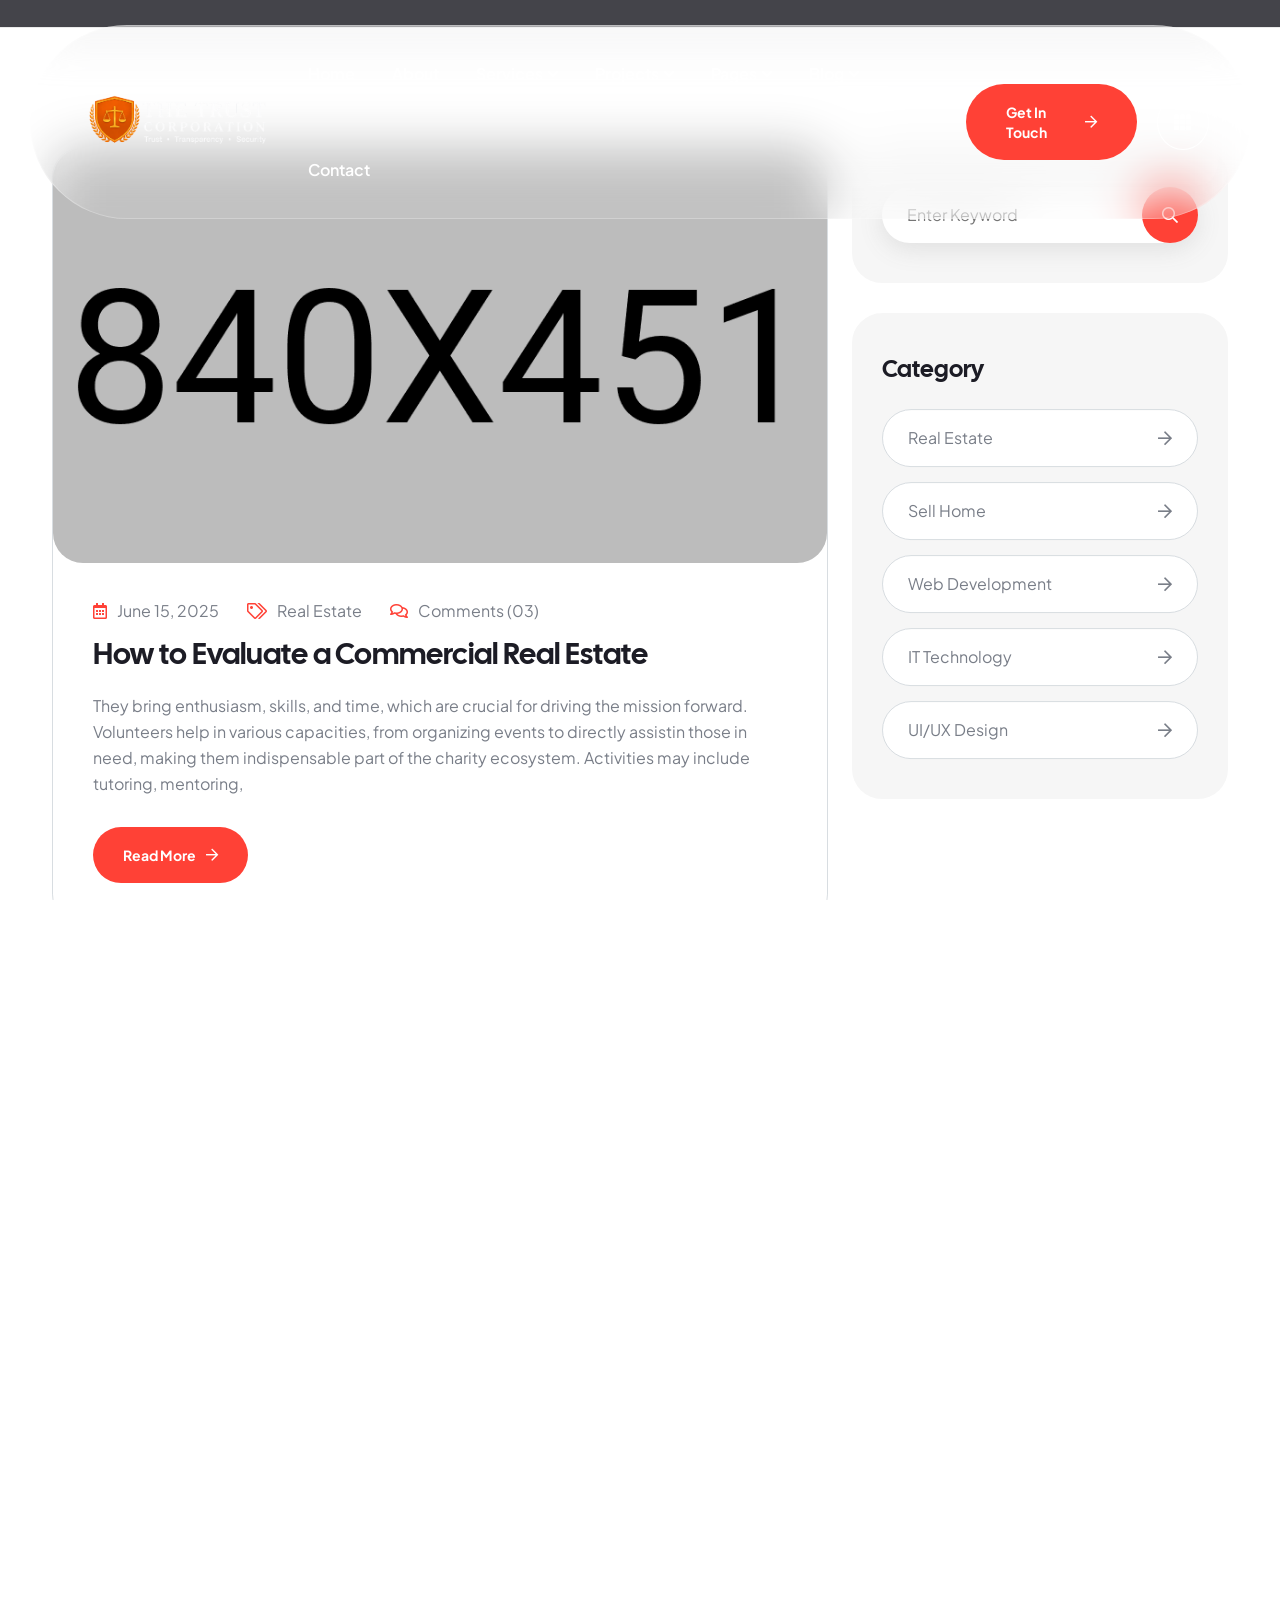
<file: blog-standard.html>
<!DOCTYPE html>
<html lang="zxx">
    <head>
        <!--====== Required meta tags ======-->
        <meta charset="utf-8">
        <meta http-equiv="x-ua-compatible" content="ie=edge">
        <meta name="description" content="AI, Agency, Technology">
        <meta name="viewport" content="width=device-width, initial-scale=1, shrink-to-fit=no">
        <!--====== Title ======-->
        <title>Renvia - Real Estate Group HTML5 Template</title>
        <!--====== Favicon Icon ======-->
        <link rel="shortcut icon" href="assets/images/favicon.png" type="image/png">
        <!--====== Google Fonts ======-->
        <link href="https://fonts.googleapis.com/css2?family=Cal+Sans&family=Plus+Jakarta+Sans:ital,wght@0,200..800;1,200..800&display=swap" rel="stylesheet">
        <!--====== FontAwesome css ======-->
        <link rel="stylesheet" href="assets/fonts/fontawesome/css/all.min.css">
        <!--====== Bootstrap css ======-->
        <link rel="stylesheet" href="assets/css/plugins/bootstrap.min.css">
        <!--====== Slick-popup css ======-->
        <link rel="stylesheet" href="assets/css/plugins/slick.css">
        <!--====== Magnific-popup css ======-->
        <link rel="stylesheet" href="assets/css/plugins/magnific-popup.css">
        <!--====== Aos css ======-->
        <link rel="stylesheet" href="assets/css/plugins/aos.css">
        <!--====== Default css ======-->
        <link rel="stylesheet" href="assets/css/spacings.css">
        <!--====== Default css ======-->
        <link rel="stylesheet" href="assets/css/style.css">
    </head>
    <body class="axis-innerpage">
        <!--====== Start Preloader ======-->
        <div class="preloader">
            <div class="loading-wrapper">
                <div class="loading"></div>
                <div id="loading-icon"><img src="assets/images/loader.png" alt="loader"></div>
            </div>
        </div><!--====== End Preloader ======-->
        <!--====== Renvia Offcanvas Panel ======-->
        <div class="renvia-offcanvas-panel">
            <div class="offcanvas-panel-inner">
                <div class="panel-header d-flex justify-content-between align-items-center">
                    <a href="index.html" class="brand-logo"><img src="assets/images/home-one/logo/thetrust_logo_header.png" alt="Brand Logo"></a>
                    <div class="panel-close-btn"><i class="far fa-times"></i></div>
                </div>
                <div class="offcanvas-body">
                    <!-- Panel Box -->
                    <div class="panel-box mb-40">
                        <h4 class="panel-widget-title mb-10">Who Renvia Agency?</h4>
                        <p>We turn your dream vacations into unforgettable realities. Whether you're seeking a relaxing beach escape, a thrilling adventure</p>
                    </div>
                    <!-- Panel Box -->
                    <div class="panel-box mb-40">
                        <h4 class="panel-widget-title mb-20">Popular Rent</h4>
                        <!-- Renvia Project Item -->
                        <div class="renvia-project-item mb-20">
                            <div class="project-thumbnail">
                                <img src="assets/images/offcanvas/project-img1.jpg" alt="tour image">
                                <div class="hover-content">
                                    <div class="project-content">
                                        <span class="location"><i class="far fa-map-marker-alt"></i>New York, NY</span>
                                        <h4 class="title"><a href="project-details.html">Apartment Building</a></h4>
                                    </div>
                                </div>
                            </div>
                        </div>
                        <!-- Renvia Project Item -->
                        <div class="renvia-project-item">
                            <div class="project-thumbnail">
                                <img src="assets/images/offcanvas/project-img2.jpg" alt="tour image">
                                <div class="hover-content">
                                    <div class="project-content">
                                        <span class="location"><i class="far fa-map-marker-alt"></i>New York, NY</span>
                                        <h4 class="title"><a href="project-details.html">Commercial Space</a></h4>
                                    </div>
                                </div>
                            </div>
                        </div>
                    </div>
                </div>
                <!-- Panel Box -->
                <div class="panel-box">
                    <h4>Newsletter</h4>
                    <p class="mb-15">Get every travel news update</p>
                    <form autocomplete="off">
                        <div class="form-group">
                            <input type="text" class="form_control" placeholder="Email address" name="search">
                            <button class="theme-btn style-one">Subscribe</button>
                        </div>
                    </form>
                </div>
            </div>
        </div>
        <!--====== Start Overlay ======-->
        <div class="offcanvas__overlay"></div>
        <!--=== Start  Header Area  ===-->
        <header class="header-area header-four">
            <!--====  Header Navigation  ===-->
            <div class="container-fluid">
                <div class="header-navigation">
                    <!--====  Primary Menu  ===-->
                    <div class="primary-menu">
                        <!--====  Site Branding  ===-->
                        <div class="site-branding">
                            <a href="index.html" class="brand-logo"><img src="assets/images/home-one/logo/the_trust_logo_footer.png" alt="Brand Logo"></a>
                        </div>
                        <!--=== Main Menu ===-->
                        <div class="theme-nav-menu">
                            <!--=== Menu Top ===-->
                            <div class="theme-menu-top d-block d-xl-none">
                                <div class="site-branding">
                                    <a href="index.html" class="brand-logo"><img src="assets/images/home-one/logo/thetrust_logo_header.png" alt="Brand Logo"></a>
                                </div>
                            </div>
                            <!--=== Main Menu ===-->
                            <nav class="main-menu">
                                <ul>
                                    <li class="menu-item"><a href="index.html">Home</a></li>
                                    <li class="menu-item"><a href="about.html">About</a></li>
                                    <li class="menu-item has-children"><a href="#">Services</a>
                                        <ul class="sub-menu">
                                            <li><a href="services.html">Our Services</a></li>
                                            <li><a href="service-details.html">Service Details</a></li>
                                        </ul>
                                    </li>
                                    <li class="menu-item has-children"><a href="#">Projects</a>
                                        <ul class="sub-menu">
                                            <li><a href="projects.html">Our Projects</a></li>
                                            <li><a href="project-details.html">Project Details</a></li>
                                        </ul>
                                    </li>
                                    <li class="menu-item has-children"><a href="#">Pages</a>
                                        <ul class="sub-menu">
                                            <li><a href="team.html">Our Team</a></li>
                                            <li><a href="team-details.html">Team Details</a></li>
                                            <li><a href="pricing.html">Pricing</a></li>
                                            <li><a href="faq.html">Faqs</a></li>
                                            <li><a href="404.html">404</a></li>
                                        </ul>
                                    </li>
                                    <li class="menu-item has-children"><a href="#">Blog</a>
                                        <ul class="sub-menu">
                                            <li><a href="blog-grid.html">Blog Grid</a></li>
                                            <li><a href="blog-standard.html">Blog Standard</a></li>
                                            <li><a href="blog-details.html">Blog Details</a></li>
                                        </ul>
                                    </li>
                                    <li class="menu-item"><a href="contact.html">Contact</a></li>
                                </ul>
                            </nav>
                            <!--=== Nav Button ===-->
                            <div class="theme-nav-button mt-20 d-block d-md-none">
                                <a href="contact.html" class="theme-btn style-one">Get In Touch<i class="far fa-arrow-right"></i></a>
                            </div>
                            <!--===  Menu Bottom ===-->
                            <div class="theme-menu-bottom mt-50 d-block d-xl-none">
                                <h5>Follow Us</h5>
                                <ul class="social-link">
                                    <li><a href="#"><i class="fab fa-facebook-f"></i></a></li>
                                    <li><a href="#"><i class="fab fa-twitter"></i></a></li>
                                    <li><a href="#"><i class="fab fa-linkedin-in"></i></a></li>
                                    <li><a href="#"><i class="fab fa-youtube"></i></a></li>
                                </ul>
                            </div>
                        </div>
                        <!--=== Header Nav Right ===-->
                        <div class="nav-right-item">
                            <div class="nav-button d-none d-md-block">
                                <a href="contact.html" class="theme-btn style-one">Get In Touch<i class="far fa-arrow-right"></i></a>
                            </div>
                            <div class="offcanvas-toggle">
                                <i class="fas fa-th"></i>
                            </div>
                            <div class="navbar-toggler">
                                <span></span>
                                <span></span>
                                <span></span>
                            </div>
                        </div>
                    </div>
                </div>
            </div>    
        </header><!--=== End  Header Area  ===-->
        <!--======  Smooth Wrapper  ======-->
        <div id="smooth-wrapper">
            <div id="smooth-content">
                <main>
                    <!--======  Start Page Hero Section  ======-->
                    <section class="page-hero bg_cover p-r z-1" data-src="assets/images/innerpage/bg/page-bg.jpg">
                        <div class="container">
                            <div class="row justify-content-center">
                                <div class="col-lg-8">
                                    <!--=== Page Content ===-->
                                    <div class="page-content text-center">
                                        <h1>Blog Standard</h1>
                                        <ul>
                                            <li><a href="index.html">Home</a></li>
                                            <li>Blog Standard</li>
                                        </ul>
                                    </div>
                                </div>
                            </div>
                        </div>
                    </section><!--======  End Page Hero Section  ======-->
                    <!--======  Start Blog Section  ======-->
                    <section class="renvia-blog-standard-sec pt-120 pb-120">
                        <div class="container">
                            <div class="row">
                                <div class="col-xl-8">
                                    <!-- Blog Standard Wrapper -->
                                    <div class="blog-standard-wrapper">
                                        <!-- Renvia Blog Item -->
                                        <div class="renvia-blog-post-item style-four mb-40" data-aos="fade-up" data-aos-duration="1000">
                                            <div class="post-thumbnail">
                                                <img src="assets/images/innerpage/blog/blog-std1.jpg" alt="post thumbnail">
                                            </div>
                                            <div class="post-content">
                                                <div class="post-meta">
                                                    <span><i class="far fa-calendar-alt"></i>June 15, 2025</span>
                                                    <span><i class="far fa-tags"></i>Real Estate</span>
                                                    <span><i class="far fa-comments"></i>Comments (03)</span>
                                                </div>
                                                <h4 class="title"><a href="blog-details.html">How to Evaluate a Commercial Real Estate </a></h4>
                                                <p>They bring enthusiasm, skills, and time, which are crucial for driving the mission forward. Volunteers help in various capacities, from organizing events to directly assistin those in need, making them indispensable part of the charity ecosystem. Activities may include tutoring, mentoring,</p>
                                                <a href="blog-details.html" class="theme-btn style-one">Read More<i class="far fa-arrow-right"></i></a>
                                            </div>
                                        </div>
                                        <!-- Renvia Blog Item -->
                                        <div class="renvia-blog-post-item style-four mb-40" data-aos="fade-up" data-aos-duration="1200">
                                            <div class="post-thumbnail-slider">
                                                <div class="post-thumbnail">
                                                    <img src="assets/images/innerpage/blog/blog-std2.jpg" alt="post thumbnail">
                                                </div>
                                                <div class="post-thumbnail">
                                                    <img src="assets/images/innerpage/blog/blog-std1.jpg" alt="post thumbnail">
                                                </div>
                                            </div>
                                            <div class="post-content">
                                                <div class="post-meta">
                                                    <span><i class="far fa-calendar-alt"></i>June 15, 2025</span>
                                                    <span><i class="far fa-tags"></i>Real Estate</span>
                                                    <span><i class="far fa-comments"></i>Comments (03)</span>
                                                </div>
                                                <h4 class="title"><a href="blog-details.html">How to Evaluate a Commercial Real Estate </a></h4>
                                                <p>They bring enthusiasm, skills, and time, which are crucial for driving the mission forward. Volunteers help in various capacities, from organizing events to directly assistin those in need, making them indispensable part of the charity ecosystem. Activities may include tutoring, mentoring,</p>
                                                <a href="blog-details.html" class="theme-btn style-one">Read More<i class="far fa-arrow-right"></i></a>
                                            </div>
                                        </div>
                                        <!-- Renvia Blog Item -->
                                        <div class="renvia-blog-post-item style-four mb-40" data-aos="fade-up" data-aos-duration="1400">
                                            <div class="post-thumbnail">
                                                <img src="assets/images/innerpage/blog/blog-std1.jpg" alt="post thumbnail">
                                                <div class="play-button">
                                                    <a href="https://www.youtube.com/watch?v=pPl3ZZdTP3g" class="video-popup"><i class="fas fa-play"></i></a>
                                                </div>
                                            </div>
                                            <div class="post-content">
                                                <div class="post-meta">
                                                    <span><i class="far fa-calendar-alt"></i>June 15, 2025</span>
                                                    <span><i class="far fa-tags"></i>Real Estate</span>
                                                    <span><i class="far fa-comments"></i>Comments (03)</span>
                                                </div>
                                                <h4 class="title"><a href="blog-details.html">How to Evaluate a Commercial Real Estate </a></h4>
                                                <p>They bring enthusiasm, skills, and time, which are crucial for driving the mission forward. Volunteers help in various capacities, from organizing events to directly assistin those in need, making them indispensable part of the charity ecosystem. Activities may include tutoring, mentoring,</p>
                                                <a href="blog-details.html" class="theme-btn style-one">Read More<i class="far fa-arrow-right"></i></a>
                                            </div>
                                        </div>
                                    </div>
                                    <!-- Pagination -->
                                    <div class="theme-pagination mt-30" data-aos="fade-up" data-aos-duration="2600">
                                        <ul>
                                            <li><a href="#"><i class="far fa-arrow-left"></i></a></li>
                                            <li><a href="#">01</a></li>
                                            <li><a href="#">02</a></li>
                                            <li><a href="#">03</a></li>
                                            <li><a href="#"><i class="far fa-arrow-right"></i></a></li>
                                        </ul>
                                    </div>
                                </div>
                                <div class="col-xl-4">
                                    <!--===  Sidebar Widget Area  ===-->
                                    <div class="sidebar-widget-area">
                                        <!--===  Sidebar Widget  ===-->
                                        <div class="sidebar-widget sidebar-search-widget mb-30" data-aos="fade-up" data-aos-duration="600">
                                            <div class="widget-content">
                                                <form>
                                                    <div class="form-group">
                                                        <input type="search" class="form_control" placeholder="Enter Keyword" name="search" required>
                                                        <button class="search-btn"><i class="far fa-search"></i></button>
                                                    </div>
                                                </form>
                                            </div>
                                        </div>
                                        <!--===  Sidebar Widget  ===-->
                                        <div class="sidebar-widget sidebar-nav-widget mb-30" data-aos="fade-up" data-aos-duration="800">
                                            <h4 class="widget-title">Category</h4>
                                            <div class="widget-content">
                                                <ul>
                                                    <li><a href="#">Real Estate<span><i class="far fa-arrow-right"></i></span></a></li>
                                                    <li><a href="#">Sell Home<span><i class="far fa-arrow-right"></i></span></a></li>
                                                    <li><a href="#">Web Development<span><i class="far fa-arrow-right"></i></span></a></li>
                                                    <li><a href="#">IT Technology<span><i class="far fa-arrow-right"></i></span></a></li>
                                                    <li><a href="#">UI/UX Design<span><i class="far fa-arrow-right"></i></span></a></li>
                                                </ul>
                                            </div>
                                        </div>
                                        <!--=== Sidebar Widget ===-->
                                        <div class="sidebar-widget sidebar-post-widget mb-40" data-aos="fade-up" data-aos-duration="1000">
                                            <h4 class="widget-title">Recent Posts</h4>
                                            <div class="widget-content">
                                                <ul class="recent-post-list">
                                                    <li class="post-thumbnail-content mb-4">
                                                        <img src="assets/images/innerpage/blog/post-thumb1.jpg" alt="post thumb">
                                                        <div class="post-title-date">
                                                            <span class="posted-on"><a href="#">August 1, 2025</a></span>
                                                            <h5><a href="blog-details.html">There are many variation of passages of</a></h5>
                                                        </div>
                                                    </li>
                                                    <li class="post-thumbnail-content mb-4">
                                                        <img src="assets/images/innerpage/blog/post-thumb2.jpg" alt="post thumb">
                                                        <div class="post-title-date">
                                                            <span class="posted-on"><a href="#">August 4, 2025</a></span>
                                                            <h5><a href="blog-details.html">Building AI Fair Responsible & Systems</a></h5>
                                                        </div>
                                                    </li>
                                                    <li class="post-thumbnail-content mb-4">
                                                        <img src="assets/images/innerpage/blog/post-thumb3.jpg" alt="post thumb">
                                                        <div class="post-title-date">
                                                            <span class="posted-on"><a href="#">August 7, 2025</a></span>
                                                            <h5><a href="blog-details.html">There are many variation of passages of</a></h5>
                                                        </div>
                                                    </li>
                                                </ul>
                                            </div>
                                        </div>
                                        <!--=== Sidebar Widget ===-->
                                        <div class="sidebar-widget sidebar-tag-widget mb-30" data-aos="fade-up" data-aos-duration="1200">
                                            <h4 class="widget-title">Popular Tags</h4>
                                            <div class="widget-content">
                                                <a href="#">Marketing</a>
                                                <a href="#">Agency</a>
                                                <a href="#">Branding</a>
                                                <a href="#">Building</a>
                                                <a href="#">Advertising</a>
                                                <a href="#">Tips</a>
                                            </div>
                                        </div>
                                    </div>
                                </div>
                            </div>
                        </div>
                    </section><!--======  End Blog Section  ======-->
                </main>
                <!--======  Start Footer  ======-->
                <footer class="main-footer footer-v1 pt-80">
                    <div class="container">
                        <!--=== Footer Top ===-->
                        <div class="footer-top">
                            <div class="row align-items-center">
                                <div class="col-lg-8">
                                    <div class="section-title text-white mb-55 text-center text-lg-start" data-aos="fade-up" data-aos-duration="800">
                                        <h2>Let’s Get Started on Your Project?</h2>
                                        <p>Let’s talk to us, share your dream project and we will transform it into reality</p>
                                    </div>
                                </div>
                                <div class="col-lg-4">
                                    <div class="renvia-button text-lg-end mb-60 text-center" data-aos="fade-up" data-aos-duration="800">
                                        <a href="contact.html" class="theme-btn style-one">Get In Touch<i class="far fa-arrow-right"></i></a>
                                    </div>
                                </div>
                            </div>
                        </div>
                        <!--=== Footer Widget Area ===-->
                        <div class="footer-widget-area pt-80 pb-30">
                            <div class="row">
                                <div class="col-lg-3 col-md-6">
                                    <!--=== Footer Widget ===-->
                                    <div class="footer-widget footer-about-widget mb-40" data-aos="fade-up" data-aos-duration="800">
                                        <div class="widget-content">
                                            <div class="footer-logo mb-30">
                                                <a href="index.html"><img src="assets/images/home-one/logo/the_trust_logo_footer.png" alt="Brand Logo"></a>
                                            </div>
                                            <p>Renviais a trusted real estate group specializing  residential, commercial, investment properties commitment.</p>
                                            <div class="social-box">
                                                <a href="#"><i class="fab fa-facebook-f"></i></a>
                                                <a href="#"><i class="fab fa-twitter"></i></a>
                                                <a href="#"><i class="fab fa-linkedin-in"></i></a>
                                                <a href="#"><i class="fab fa-youtube"></i></a>
                                            </div>
                                        </div>
                                    </div>
                                </div>
                                <div class="col-lg-3 col-md-6">
                                    <!--=== Footer Widget ===-->
                                    <div class="footer-widget footer-nav-widget mb-40 ms-0 ms-lg-5" data-aos="fade-up" data-aos-duration="1000">
                                        <div class="widget-content">
                                            <h4 class="widget-title">Quick Links</h4>
                                            <div class="line-wrap"><span></span><span></span><span></span></div>
                                            <ul class="widget-nav">
                                                <li><a href="index.html">About Us</a></li>
                                                <li><a href="about.html">Why Choose Us</a></li>
                                                <li><a href="services.html">Our Team</a></li>
                                                <li><a href="projects.html">Solutions</a></li>
                                                <li><a href="contact.html">Contact</a></li>
                                            </ul>
                                        </div>
                                    </div>
                                </div>
                                <div class="col-lg-3 col-md-6">
                                    <!--=== Footer Widget ===-->
                                    <div class="footer-widget footer-nav-widget mb-40" data-aos="fade-up" data-aos-duration="1200">
                                        <div class="widget-content">
                                            <h4 class="widget-title">Our Services</h4>
                                            <div class="line-wrap"><span></span><span></span><span></span></div>
                                            <ul class="widget-nav">
                                                <li><a href="service-details.html">Our Project</a></li>
                                                <li><a href="service-details.html">News & Updates</a></li>
                                                <li><a href="service-details.html">Terms & Conditions</a></li>
                                                <li><a href="service-details.html">Support Centre</a></li>
                                                <li><a href="service-details.html">Contact</a></li>
                                            </ul>
                                        </div>
                                    </div>
                                </div>
                                <div class="col-lg-3 col-md-6">
                                    <!--=== Footer Widget ===-->
                                    <div class="footer-widget footer-newsletter-widget mb-40" data-aos="fade-up" data-aos-duration="1400">
                                        <div class="widget-content">
                                            <h4 class="widget-title">Newsletter</h4>
                                            <div class="line-wrap"><span></span><span></span><span></span></div>
                                            <p>Subscribe to Our Newsletter. Regular inspection and feedback mechanisms</p>
                                            <form>
                                                <div class="form-group">
                                                    <input type="email" class="form_control" placeholder="Enter your email" name="email">
                                                    <button class="submit-btn"><i class="far fa-paper-plane"></i></button>
                                                </div>
                                            </form>
                                        </div>
                                    </div>
                                </div>
                            </div>
                        </div>
                        <!--=== Copyright Area ===-->
                        <div class="copyright-area">
                            <div class="row">
                                <div class="col-lg-6">
                                    <!--=== Copyright Text ===-->
                                    <div class="copyright-text text-lg-start text-center">
                                        <p>&copy;All Copyright 2025 by Renvia</p>
                                    </div>
                                </div>
                                <div class="col-lg-6">
                                    <!--=== Copyright link ===-->
                                    <div class="copyright-link text-lg-end text-center">
                                        <a href="index.html">Terms & Conditions</a>
                                        <a href="index.html">Privacy Policy</a>
                                    </div>
                                </div>
                            </div>
                        </div>
                    </div>
                </footer><!--======  End Footer  ======-->
            </div>
        </div>
        <!--====== Jquery js ======-->
        <script src="assets/js/plugins/jquery-3.7.1.min.js"></script>
        <!--====== Bootstrap js ======-->
        <script src="assets/js/plugins/popper.min.js"></script>
        <!--====== Bootstrap js ======-->
        <script src="assets/js/plugins/bootstrap.min.js"></script>
        <!--====== Gsap Js ======-->
        <script src="assets/js/plugins/gsap/gsap.min.js"></script>
        <script src="assets/js/plugins/gsap/SplitText.min.js"></script>
        <script src="assets/js/plugins/gsap/ScrollSmoother.min.js"></script>
        <script src="assets/js/plugins/gsap/ScrollTrigger.min.js"></script>
        <!--====== Slick js ======-->
        <script src="assets/js/plugins/slick.min.js"></script>
        <!--====== Magnific js ======-->
        <script src="assets/js/plugins/jquery.magnific-popup.min.js"></script>
        <!--====== Waypoint js ======-->
        <script src="assets/js/plugins/jquery.waypoints.js"></script>
        <!--====== CounterUp js ======-->
        <script src="assets/js/plugins/jquery.counterup.min.js"></script>
        <!--====== Aos js ======-->
        <script src="assets/js/plugins/aos.js"></script>
        <!--====== Common js ======-->
        <script src="assets/js/theme.js"></script>
    </body>
</html>
</file>
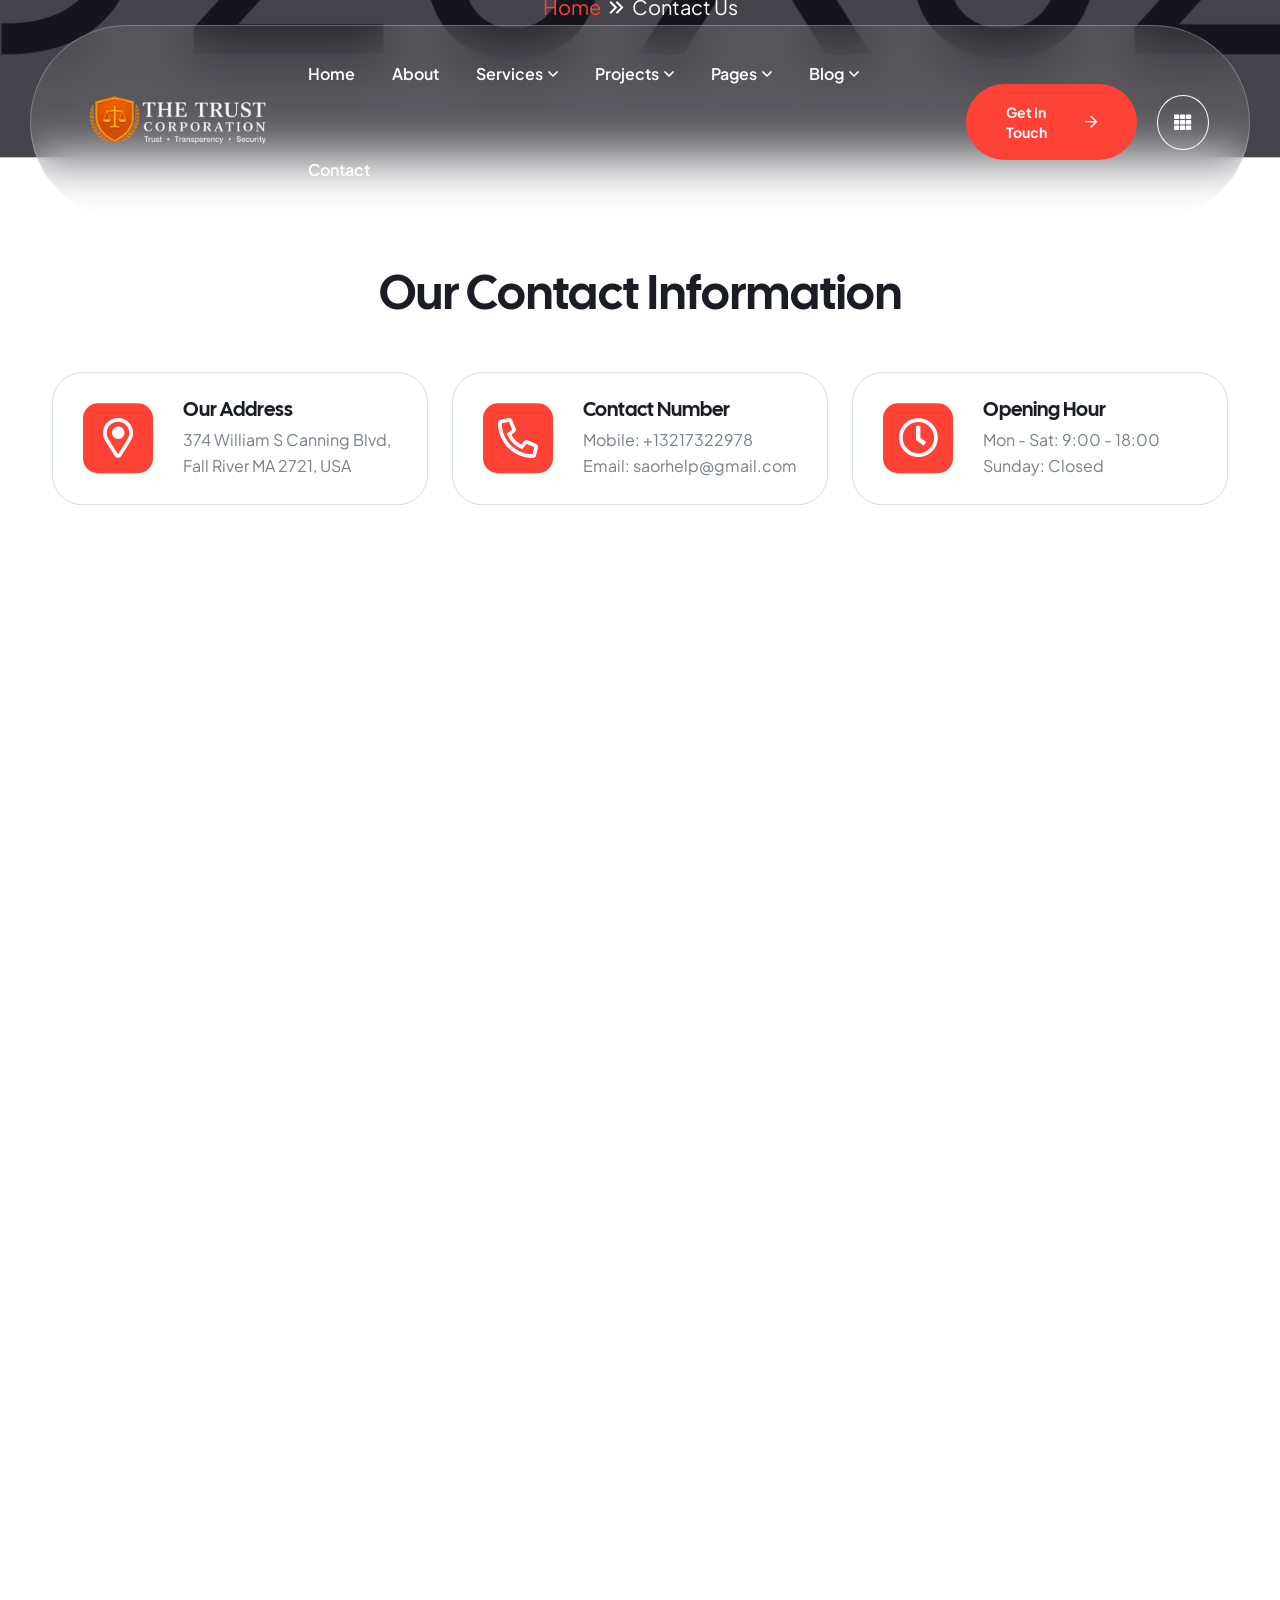
<file: contact.html>
<!DOCTYPE html>
<html lang="zxx">
    <head>
        <!--====== Required meta tags ======-->
        <meta charset="utf-8">
        <meta http-equiv="x-ua-compatible" content="ie=edge">
        <meta name="description" content="AI, Agency, Technology">
        <meta name="viewport" content="width=device-width, initial-scale=1, shrink-to-fit=no">
        <!--====== Title ======-->
        <title>Renvia - Real Estate Group HTML5 Template</title>
        <!--====== Favicon Icon ======-->
        <link rel="shortcut icon" href="assets/images/favicon.png" type="image/png">
        <!--====== Google Fonts ======-->
        <link href="https://fonts.googleapis.com/css2?family=Cal+Sans&family=Plus+Jakarta+Sans:ital,wght@0,200..800;1,200..800&display=swap" rel="stylesheet">
        <!--====== FontAwesome css ======-->
        <link rel="stylesheet" href="assets/fonts/fontawesome/css/all.min.css">
        <!--====== Bootstrap css ======-->
        <link rel="stylesheet" href="assets/css/plugins/bootstrap.min.css">
        <!--====== Slick-popup css ======-->
        <link rel="stylesheet" href="assets/css/plugins/slick.css">
        <!--====== Magnific-popup css ======-->
        <link rel="stylesheet" href="assets/css/plugins/magnific-popup.css">
        <!--====== Aos css ======-->
        <link rel="stylesheet" href="assets/css/plugins/aos.css">
        <!--====== Default css ======-->
        <link rel="stylesheet" href="assets/css/spacings.css">
        <!--====== Default css ======-->
        <link rel="stylesheet" href="assets/css/style.css">
    </head>
    <body class="axis-innerpage">
        <!--====== Start Preloader ======-->
        <div class="preloader">
            <div class="loading-wrapper">
                <div class="loading"></div>
                <div id="loading-icon"><img src="assets/images/loader.png" alt="loader"></div>
            </div>
        </div><!--====== End Preloader ======-->
        <!--====== Renvia Offcanvas Panel ======-->
        <div class="renvia-offcanvas-panel">
            <div class="offcanvas-panel-inner">
                <div class="panel-header d-flex justify-content-between align-items-center">
                    <a href="index.html" class="brand-logo"><img src="assets/images/home-one/logo/thetrust_logo_header.png" alt="Brand Logo"></a>
                    <div class="panel-close-btn"><i class="far fa-times"></i></div>
                </div>
                <div class="offcanvas-body">
                    <!-- Panel Box -->
                    <div class="panel-box mb-40">
                        <h4 class="panel-widget-title mb-10">Who Renvia Agency?</h4>
                        <p>We turn your dream vacations into unforgettable realities. Whether you're seeking a relaxing beach escape, a thrilling adventure</p>
                    </div>
                    <!-- Panel Box -->
                    <div class="panel-box mb-40">
                        <h4 class="panel-widget-title mb-20">Popular Rent</h4>
                        <!-- Renvia Project Item -->
                        <div class="renvia-project-item mb-20">
                            <div class="project-thumbnail">
                                <img src="assets/images/offcanvas/project-img1.jpg" alt="tour image">
                                <div class="hover-content">
                                    <div class="project-content">
                                        <span class="location"><i class="far fa-map-marker-alt"></i>New York, NY</span>
                                        <h4 class="title"><a href="project-details.html">Apartment Building</a></h4>
                                    </div>
                                </div>
                            </div>
                        </div>
                        <!-- Renvia Project Item -->
                        <div class="renvia-project-item">
                            <div class="project-thumbnail">
                                <img src="assets/images/offcanvas/project-img2.jpg" alt="tour image">
                                <div class="hover-content">
                                    <div class="project-content">
                                        <span class="location"><i class="far fa-map-marker-alt"></i>New York, NY</span>
                                        <h4 class="title"><a href="project-details.html">Commercial Space</a></h4>
                                    </div>
                                </div>
                            </div>
                        </div>
                    </div>
                </div>
                <!-- Panel Box -->
                <div class="panel-box">
                    <h4>Newsletter</h4>
                    <p class="mb-15">Get every travel news update</p>
                    <form autocomplete="off">
                        <div class="form-group">
                            <input type="text" class="form_control" placeholder="Email address" name="search">
                            <button class="theme-btn style-one">Subscribe</button>
                        </div>
                    </form>
                </div>
            </div>
        </div>
        <!--====== Start Overlay ======-->
        <div class="offcanvas__overlay"></div>
        <!--=== Start  Header Area  ===-->
        <header class="header-area header-four">
            <!--====  Header Navigation  ===-->
            <div class="container-fluid">
                <div class="header-navigation">
                    <!--====  Primary Menu  ===-->
                    <div class="primary-menu">
                        <!--====  Site Branding  ===-->
                        <div class="site-branding">
                            <a href="index.html" class="brand-logo"><img src="assets/images/home-one/logo/the_trust_logo_footer.png" alt="Brand Logo"></a>
                        </div>
                        <!--=== Main Menu ===-->
                        <div class="theme-nav-menu">
                            <!--=== Menu Top ===-->
                            <div class="theme-menu-top d-block d-xl-none">
                                <div class="site-branding">
                                    <a href="index.html" class="brand-logo"><img src="assets/images/home-one/logo/thetrust_logo_header.png" alt="Brand Logo"></a>
                                </div>
                            </div>
                            <!--=== Main Menu ===-->
                            <nav class="main-menu">
                                <ul>
                                    <li class="menu-item"><a href="index.html">Home</a></li>
                                    <li class="menu-item"><a href="about.html">About</a></li>
                                    <li class="menu-item has-children"><a href="#">Services</a>
                                        <ul class="sub-menu">
                                            <li><a href="services.html">Our Services</a></li>
                                            <li><a href="service-details.html">Service Details</a></li>
                                        </ul>
                                    </li>
                                    <li class="menu-item has-children"><a href="#">Projects</a>
                                        <ul class="sub-menu">
                                            <li><a href="projects.html">Our Projects</a></li>
                                            <li><a href="project-details.html">Project Details</a></li>
                                        </ul>
                                    </li>
                                    <li class="menu-item has-children"><a href="#">Pages</a>
                                        <ul class="sub-menu">
                                            <li><a href="team.html">Our Team</a></li>
                                            <li><a href="team-details.html">Team Details</a></li>
                                            <li><a href="pricing.html">Pricing</a></li>
                                            <li><a href="faq.html">Faqs</a></li>
                                            <li><a href="404.html">404</a></li>
                                        </ul>
                                    </li>
                                    <li class="menu-item has-children"><a href="#">Blog</a>
                                        <ul class="sub-menu">
                                            <li><a href="blog-grid.html">Blog Grid</a></li>
                                            <li><a href="blog-standard.html">Blog Standard</a></li>
                                            <li><a href="blog-details.html">Blog Details</a></li>
                                        </ul>
                                    </li>
                                    <li class="menu-item"><a href="contact.html">Contact</a></li>
                                </ul>
                            </nav>
                            <!--=== Nav Button ===-->
                            <div class="theme-nav-button mt-20 d-block d-md-none">
                                <a href="contact.html" class="theme-btn style-one">Get In Touch<i class="far fa-arrow-right"></i></a>
                            </div>
                            <!--===  Menu Bottom ===-->
                            <div class="theme-menu-bottom mt-50 d-block d-xl-none">
                                <h5>Follow Us</h5>
                                <ul class="social-link">
                                    <li><a href="#"><i class="fab fa-facebook-f"></i></a></li>
                                    <li><a href="#"><i class="fab fa-twitter"></i></a></li>
                                    <li><a href="#"><i class="fab fa-linkedin-in"></i></a></li>
                                    <li><a href="#"><i class="fab fa-youtube"></i></a></li>
                                </ul>
                            </div>
                        </div>
                        <!--=== Header Nav Right ===-->
                        <div class="nav-right-item">
                            <div class="nav-button d-none d-md-block">
                                <a href="contact.html" class="theme-btn style-one">Get In Touch<i class="far fa-arrow-right"></i></a>
                            </div>
                            <div class="offcanvas-toggle">
                                <i class="fas fa-th"></i>
                            </div>
                            <div class="navbar-toggler">
                                <span></span>
                                <span></span>
                                <span></span>
                            </div>
                        </div>
                    </div>
                </div>
            </div>    
        </header><!--=== End  Header Area  ===-->
        <!--======  Smooth Wrapper  ======-->
        <div id="smooth-wrapper">
            <div id="smooth-content">
                <main>
                    <!--======  Start Page Hero Section  ======-->
                    <section class="page-hero bg_cover p-r z-1" data-src="assets/images/innerpage/bg/page-bg.jpg">
                        <div class="container">
                            <div class="row justify-content-center">
                                <div class="col-lg-8">
                                    <!--=== Page Content ===-->
                                    <div class="page-content text-center">
                                        <h1>Contact Us</h1>
                                        <ul>
                                            <li><a href="index.html">Home</a></li>
                                            <li>Contact Us</li>
                                        </ul>
                                    </div>
                                </div>
                            </div>
                        </div>
                    </section><!--======  End Page Hero Section  ======-->
                    <!--======  Start Contact Info Section  ======-->
                    <section class="renvia-contact-info-sec pt-105">
                        <div class="container">
                            <div class="row">
                                <div class="col-lg-12">
                                    <!--=== Section Title ===-->
                                    <div class="section-title text-center mb-50" data-aos="fade-up" data-aos-duration="1000">
                                        <h2>Our Contact Information</h2>
                                    </div>
                                </div>
                            </div>
                            <div class="row justify-content-center">
                                <div class="col-xl-4 col-md-6 col-sm-12">
                                    <!--=== Renvia Info Box ===-->
                                    <div class="renvia-info-left-box mb-40" data-aos="fade-up" data-aos-duration="1000">
                                        <div class="icon">
                                            <i class="far fa-map-marker-alt"></i>
                                        </div>
                                        <div class="content">
                                            <h5>Our Address</h5>
                                            <p>374 William S Canning Blvd, Fall River MA 2721, USA</p>
                                        </div>
                                    </div>
                                </div>
                                <div class="col-xl-4 col-md-6 col-sm-12">
                                    <!--=== Renvia Info Box ===-->
                                    <div class="renvia-info-left-box mb-40" data-aos="fade-up" data-aos-duration="1200">
                                        <div class="icon">
                                            <i class="far fa-phone-alt"></i>
                                        </div>
                                        <div class="content">
                                            <h5>Contact Number</h5>
                                            <p><span>Mobile: <a href="tel:+13217322978">+13217322978</a></span></p>
                                            <p><span>Email: <a href="mailto:">saorhelp@gmail.com</a></span></p>
                                        </div>
                                    </div>
                                </div>
                                <div class="col-xl-4 col-md-6 col-sm-12">
                                    <!--=== Renvia Info Box ===-->
                                    <div class="renvia-info-left-box mb-40" data-aos="fade-up" data-aos-duration="1400">
                                        <div class="icon">
                                            <i class="far fa-clock"></i>
                                        </div>
                                        <div class="content">
                                            <h5>Opening Hour</h5>
                                            <p>Mon - Sat: 9:00 - 18:00</p>
                                            <p>Sunday: Closed</p>
                                        </div>
                                    </div>
                                </div>
                            </div>
                        </div>
                    </section><!--======  End Contact Info Section  ======-->
                    <!--======  Start Contact Section  ======-->
                    <section class="renvia-contact_three pt-80 pb-120">
                        <div class="container">
                            <!--=== Contact Wrapper ===-->
                            <div class="contact-wrapper" data-aos="fade-up" data-aos-duration="1000">
                                <h3>Get In Touch</h3>
                                <form id="contact-form" class="contact-form" action="contact.php" method="POST">
                                    <div class="row">
                                        <div class="col-lg-6">
                                            <div class="form-group">
                                                <label><i class="far fa-user"></i></label>
                                                <input type="text" class="form_control" placeholder="Your Name" name="name" required>
                                            </div>
                                        </div>
                                        <div class="col-lg-6">
                                            <div class="form-group">
                                                <label><i class="far fa-envelope"></i></label>
                                                <input type="email" class="form_control" placeholder="Email Address" name="email" required>
                                            </div>
                                        </div>
                                        <div class="col-lg-6">
                                            <div class="form-group">
                                                <label><i class="far fa-phone"></i></label>
                                                <input type="text" class="form_control" placeholder="Phone Number" name="phone" required>
                                            </div>
                                        </div>
                                        <div class="col-lg-6">
                                            <div class="form-group">
                                                <label><i class="far fa-subscript"></i></label>
                                                <input type="text" class="form_control" placeholder="Subject" name="subject" required>
                                            </div>
                                        </div>
                                        <div class="col-lg-12">
                                            <div class="form-group">
                                                <label><i class="far fa-pen"></i></label>
                                                <textarea class="form_control" placeholder="Message" name="message" rows="5" cols="8"></textarea>
                                            </div>
                                        </div>
                                        <div class="col-lg-12">
                                            <div class="form-group text-center">
                                                <button class="theme-btn style-one">Send Message Us <i class="far fa-arrow-right"></i></button>
                                            </div>
                                        </div>
                                    </div>
                                </form>
                            </div>
                        </div>
                    </section><!--======  End Contact Section  ======-->
                    <section class="contact-map-sec" data-aos="fade-up" data-aos-duration="1000">
                        <!--=== Map Box ===-->
                        <div class="map-box mt-5 mt-xl-0" data-aos="fade-up" data-aos-duration="1200">
                            <iframe src="https://www.google.com/maps/embed?pb=!1m10!1m8!1m3!1d96777.16150026117!2d-74.00840582560909!3d40.71171357405996!3m2!1i1024!2i768!4f13.1!5e0!3m2!1sen!2sbd!4v1706508986625!5m2!1sen!2sbd" loading="lazy">
                            </iframe>
                        </div>
                    </section>
                </main>
                <!--======  Start Footer  ======-->
                <footer class="main-footer footer-v1 pt-80">
                    <div class="container">
                        <!--=== Footer Top ===-->
                        <div class="footer-top">
                            <div class="row align-items-center">
                                <div class="col-lg-8">
                                    <div class="section-title text-white mb-55 text-center text-lg-start" data-aos="fade-up" data-aos-duration="800">
                                        <h2>Let’s Get Started on Your Project?</h2>
                                        <p>Let’s talk to us, share your dream project and we will transform it into reality</p>
                                    </div>
                                </div>
                                <div class="col-lg-4">
                                    <div class="renvia-button text-lg-end mb-60 text-center" data-aos="fade-up" data-aos-duration="800">
                                        <a href="contact.html" class="theme-btn style-one">Get In Touch<i class="far fa-arrow-right"></i></a>
                                    </div>
                                </div>
                            </div>
                        </div>
                        <!--=== Footer Widget Area ===-->
                        <div class="footer-widget-area pt-80 pb-30">
                            <div class="row">
                                <div class="col-lg-3 col-md-6">
                                    <!--=== Footer Widget ===-->
                                    <div class="footer-widget footer-about-widget mb-40" data-aos="fade-up" data-aos-duration="800">
                                        <div class="widget-content">
                                            <div class="footer-logo mb-30">
                                                <a href="index.html"><img src="assets/images/home-one/logo/the_trust_logo_footer.png" alt="Brand Logo"></a>
                                            </div>
                                            <p>Renviais a trusted real estate group specializing  residential, commercial, investment properties commitment.</p>
                                            <div class="social-box">
                                                <a href="#"><i class="fab fa-facebook-f"></i></a>
                                                <a href="#"><i class="fab fa-twitter"></i></a>
                                                <a href="#"><i class="fab fa-linkedin-in"></i></a>
                                                <a href="#"><i class="fab fa-youtube"></i></a>
                                            </div>
                                        </div>
                                    </div>
                                </div>
                                <div class="col-lg-3 col-md-6">
                                    <!--=== Footer Widget ===-->
                                    <div class="footer-widget footer-nav-widget mb-40 ms-0 ms-lg-5" data-aos="fade-up" data-aos-duration="1000">
                                        <div class="widget-content">
                                            <h4 class="widget-title">Quick Links</h4>
                                            <div class="line-wrap"><span></span><span></span><span></span></div>
                                            <ul class="widget-nav">
                                                <li><a href="index.html">About Us</a></li>
                                                <li><a href="about.html">Why Choose Us</a></li>
                                                <li><a href="services.html">Our Team</a></li>
                                                <li><a href="projects.html">Solutions</a></li>
                                                <li><a href="contact.html">Contact</a></li>
                                            </ul>
                                        </div>
                                    </div>
                                </div>
                                <div class="col-lg-3 col-md-6">
                                    <!--=== Footer Widget ===-->
                                    <div class="footer-widget footer-nav-widget mb-40" data-aos="fade-up" data-aos-duration="1200">
                                        <div class="widget-content">
                                            <h4 class="widget-title">Our Services</h4>
                                            <div class="line-wrap"><span></span><span></span><span></span></div>
                                            <ul class="widget-nav">
                                                <li><a href="service-details.html">Our Project</a></li>
                                                <li><a href="service-details.html">News & Updates</a></li>
                                                <li><a href="service-details.html">Terms & Conditions</a></li>
                                                <li><a href="service-details.html">Support Centre</a></li>
                                                <li><a href="service-details.html">Contact</a></li>
                                            </ul>
                                        </div>
                                    </div>
                                </div>
                                <div class="col-lg-3 col-md-6">
                                    <!--=== Footer Widget ===-->
                                    <div class="footer-widget footer-newsletter-widget mb-40" data-aos="fade-up" data-aos-duration="1400">
                                        <div class="widget-content">
                                            <h4 class="widget-title">Newsletter</h4>
                                            <div class="line-wrap"><span></span><span></span><span></span></div>
                                            <p>Subscribe to Our Newsletter. Regular inspection and feedback mechanisms</p>
                                            <form>
                                                <div class="form-group">
                                                    <input type="email" class="form_control" placeholder="Enter your email" name="email">
                                                    <button class="submit-btn"><i class="far fa-paper-plane"></i></button>
                                                </div>
                                            </form>
                                        </div>
                                    </div>
                                </div>
                            </div>
                        </div>
                        <!--=== Copyright Area ===-->
                        <div class="copyright-area">
                            <div class="row">
                                <div class="col-lg-6">
                                    <!--=== Copyright Text ===-->
                                    <div class="copyright-text text-lg-start text-center">
                                        <p>&copy;All Copyright 2025 by Renvia</p>
                                    </div>
                                </div>
                                <div class="col-lg-6">
                                    <!--=== Copyright link ===-->
                                    <div class="copyright-link text-lg-end text-center">
                                        <a href="index.html">Terms & Conditions</a>
                                        <a href="index.html">Privacy Policy</a>
                                    </div>
                                </div>
                            </div>
                        </div>
                    </div>
                </footer><!--======  End Footer  ======-->
            </div>
        </div>
        <!--====== Jquery js ======-->
        <script src="assets/js/plugins/jquery-3.7.1.min.js"></script>
        <!--====== Bootstrap js ======-->
        <script src="assets/js/plugins/popper.min.js"></script>
        <!--====== Bootstrap js ======-->
        <script src="assets/js/plugins/bootstrap.min.js"></script>
        <!--====== Gsap Js ======-->
        <script src="assets/js/plugins/gsap/gsap.min.js"></script>
        <script src="assets/js/plugins/gsap/SplitText.min.js"></script>
        <script src="assets/js/plugins/gsap/ScrollSmoother.min.js"></script>
        <script src="assets/js/plugins/gsap/ScrollTrigger.min.js"></script>
        <!--====== Slick js ======-->
        <script src="assets/js/plugins/slick.min.js"></script>
        <!--====== Magnific js ======-->
        <script src="assets/js/plugins/jquery.magnific-popup.min.js"></script>
        <!--====== Waypoint js ======-->
        <script src="assets/js/plugins/jquery.waypoints.js"></script>
        <!--====== CounterUp js ======-->
        <script src="assets/js/plugins/jquery.counterup.min.js"></script>
        <!--====== Aos js ======-->
        <script src="assets/js/plugins/aos.js"></script>
        <!--====== Common js ======-->
        <script src="assets/js/theme.js"></script>
    </body>
</html>
</file>
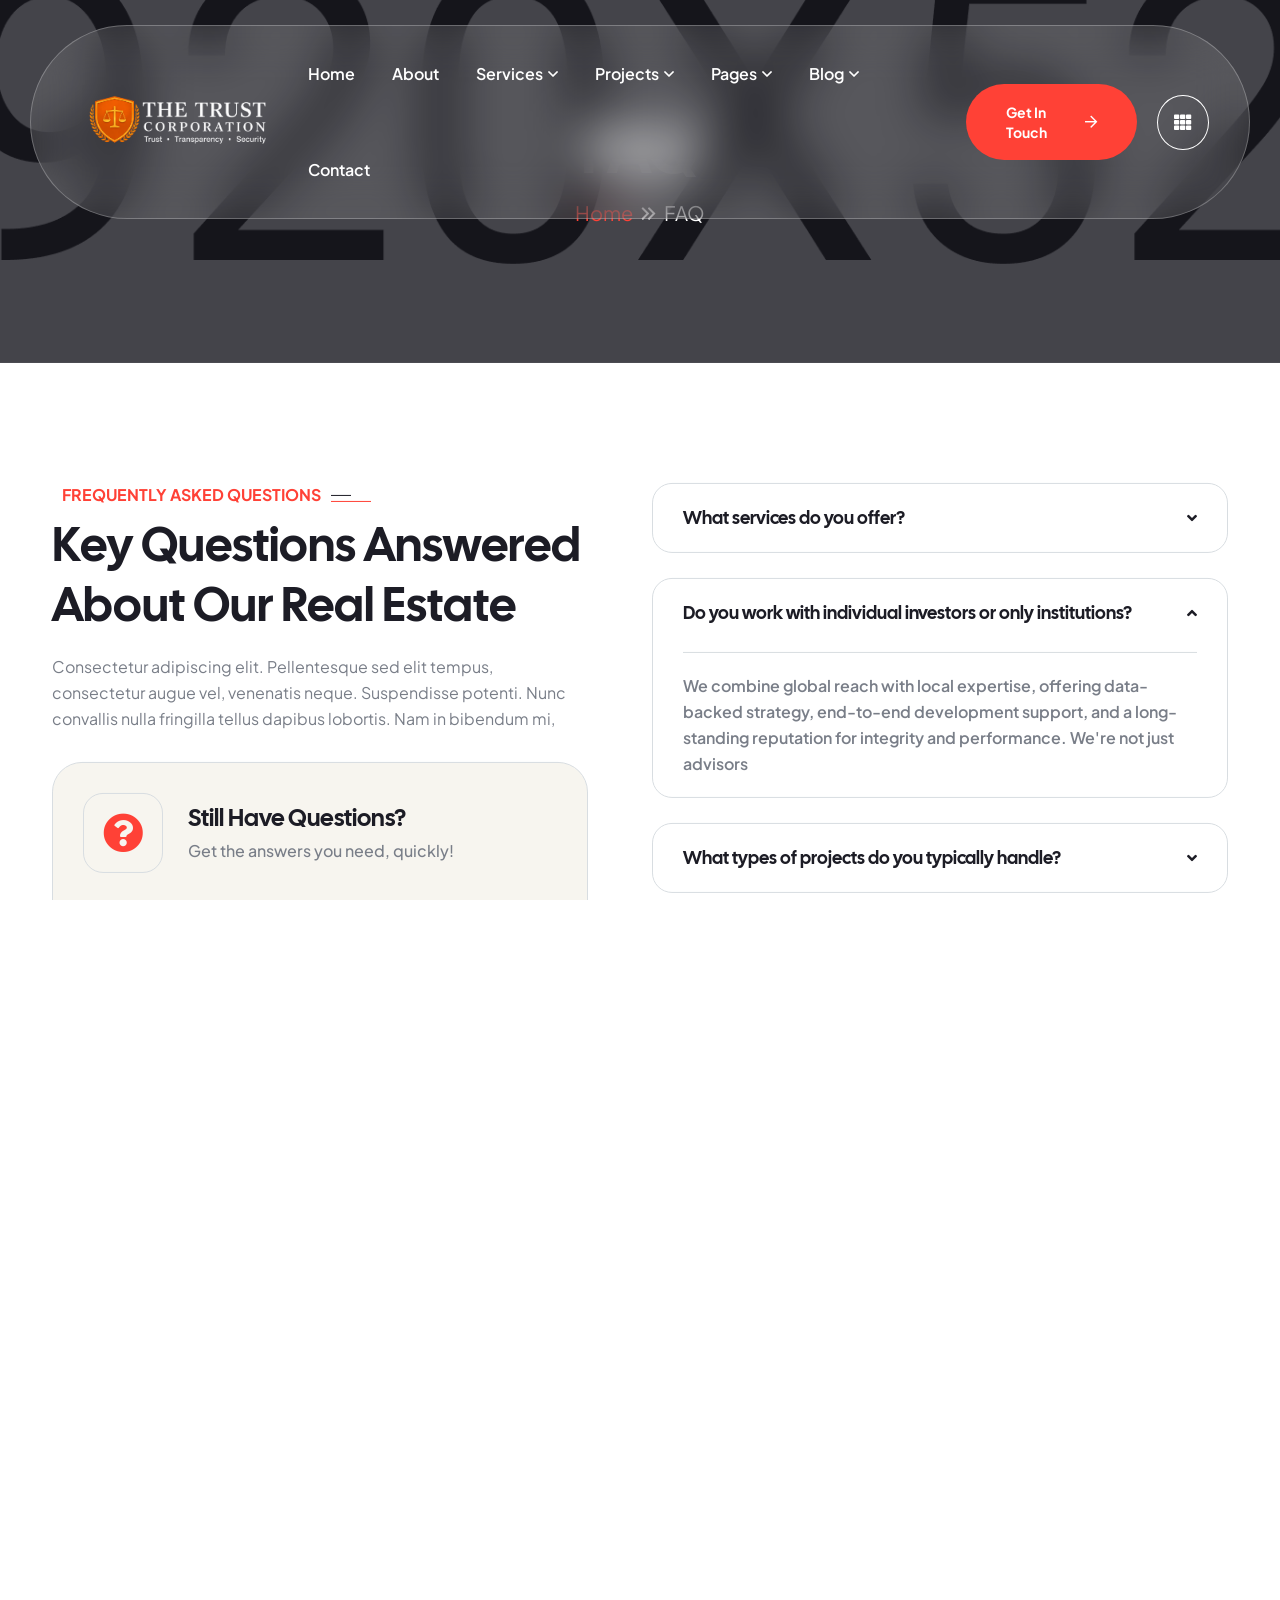
<file: faq.html>
<!DOCTYPE html>
<html lang="zxx">
    <head>
        <!--====== Required meta tags ======-->
        <meta charset="utf-8">
        <meta http-equiv="x-ua-compatible" content="ie=edge">
        <meta name="description" content="AI, Agency, Technology">
        <meta name="viewport" content="width=device-width, initial-scale=1, shrink-to-fit=no">
        <!--====== Title ======-->
        <title>Renvia - Real Estate Group HTML5 Template</title>
        <!--====== Favicon Icon ======-->
        <link rel="shortcut icon" href="assets/images/favicon.png" type="image/png">
        <!--====== Google Fonts ======-->
        <link href="https://fonts.googleapis.com/css2?family=Cal+Sans&family=Plus+Jakarta+Sans:ital,wght@0,200..800;1,200..800&display=swap" rel="stylesheet">
        <!--====== FontAwesome css ======-->
        <link rel="stylesheet" href="assets/fonts/fontawesome/css/all.min.css">
        <!--====== Bootstrap css ======-->
        <link rel="stylesheet" href="assets/css/plugins/bootstrap.min.css">
        <!--====== Slick-popup css ======-->
        <link rel="stylesheet" href="assets/css/plugins/slick.css">
        <!--====== Magnific-popup css ======-->
        <link rel="stylesheet" href="assets/css/plugins/magnific-popup.css">
        <!--====== Aos css ======-->
        <link rel="stylesheet" href="assets/css/plugins/aos.css">
        <!--====== Default css ======-->
        <link rel="stylesheet" href="assets/css/spacings.css">
        <!--====== Default css ======-->
        <link rel="stylesheet" href="assets/css/style.css">
    </head>
    <body class="axis-innerpage">
        <!--====== Start Preloader ======-->
        <div class="preloader">
            <div class="loading-wrapper">
                <div class="loading"></div>
                <div id="loading-icon"><img src="assets/images/loader.png" alt="loader"></div>
            </div>
        </div><!--====== End Preloader ======-->
        <!--====== Renvia Offcanvas Panel ======-->
        <div class="renvia-offcanvas-panel">
            <div class="offcanvas-panel-inner">
                <div class="panel-header d-flex justify-content-between align-items-center">
                    <a href="index.html" class="brand-logo"><img src="assets/images/home-one/logo/thetrust_logo_header.png" alt="Brand Logo"></a>
                    <div class="panel-close-btn"><i class="far fa-times"></i></div>
                </div>
                <div class="offcanvas-body">
                    <!-- Panel Box -->
                    <div class="panel-box mb-40">
                        <h4 class="panel-widget-title mb-10">Who Renvia Agency?</h4>
                        <p>We turn your dream vacations into unforgettable realities. Whether you're seeking a relaxing beach escape, a thrilling adventure</p>
                    </div>
                    <!-- Panel Box -->
                    <div class="panel-box mb-40">
                        <h4 class="panel-widget-title mb-20">Popular Rent</h4>
                        <!-- Renvia Project Item -->
                        <div class="renvia-project-item mb-20">
                            <div class="project-thumbnail">
                                <img src="assets/images/offcanvas/project-img1.jpg" alt="tour image">
                                <div class="hover-content">
                                    <div class="project-content">
                                        <span class="location"><i class="far fa-map-marker-alt"></i>New York, NY</span>
                                        <h4 class="title"><a href="project-details.html">Apartment Building</a></h4>
                                    </div>
                                </div>
                            </div>
                        </div>
                        <!-- Renvia Project Item -->
                        <div class="renvia-project-item">
                            <div class="project-thumbnail">
                                <img src="assets/images/offcanvas/project-img2.jpg" alt="tour image">
                                <div class="hover-content">
                                    <div class="project-content">
                                        <span class="location"><i class="far fa-map-marker-alt"></i>New York, NY</span>
                                        <h4 class="title"><a href="project-details.html">Commercial Space</a></h4>
                                    </div>
                                </div>
                            </div>
                        </div>
                    </div>
                </div>
                <!-- Panel Box -->
                <div class="panel-box">
                    <h4>Newsletter</h4>
                    <p class="mb-15">Get every travel news update</p>
                    <form autocomplete="off">
                        <div class="form-group">
                            <input type="text" class="form_control" placeholder="Email address" name="search">
                            <button class="theme-btn style-one">Subscribe</button>
                        </div>
                    </form>
                </div>
            </div>
        </div>
        <!--====== Start Overlay ======-->
        <div class="offcanvas__overlay"></div>
        <!--=== Start  Header Area  ===-->
        <header class="header-area header-four">
            <!--====  Header Navigation  ===-->
            <div class="container-fluid">
                <div class="header-navigation">
                    <!--====  Primary Menu  ===-->
                    <div class="primary-menu">
                        <!--====  Site Branding  ===-->
                        <div class="site-branding">
                            <a href="index.html" class="brand-logo"><img src="assets/images/home-one/logo/the_trust_logo_footer.png" alt="Brand Logo"></a>
                        </div>
                        <!--=== Main Menu ===-->
                        <div class="theme-nav-menu">
                            <!--=== Menu Top ===-->
                            <div class="theme-menu-top d-block d-xl-none">
                                <div class="site-branding">
                                    <a href="index.html" class="brand-logo"><img src="assets/images/home-one/logo/thetrust_logo_header.png" alt="Brand Logo"></a>
                                </div>
                            </div>
                            <!--=== Main Menu ===-->
                            <nav class="main-menu">
                                <ul>
                                    <li class="menu-item"><a href="index.html">Home</a></li>
                                    <li class="menu-item"><a href="about.html">About</a></li>
                                    <li class="menu-item has-children"><a href="#">Services</a>
                                        <ul class="sub-menu">
                                            <li><a href="services.html">Our Services</a></li>
                                            <li><a href="service-details.html">Service Details</a></li>
                                        </ul>
                                    </li>
                                    <li class="menu-item has-children"><a href="#">Projects</a>
                                        <ul class="sub-menu">
                                            <li><a href="projects.html">Our Projects</a></li>
                                            <li><a href="project-details.html">Project Details</a></li>
                                        </ul>
                                    </li>
                                    <li class="menu-item has-children"><a href="#">Pages</a>
                                        <ul class="sub-menu">
                                            <li><a href="team.html">Our Team</a></li>
                                            <li><a href="team-details.html">Team Details</a></li>
                                            <li><a href="pricing.html">Pricing</a></li>
                                            <li><a href="faq.html">Faqs</a></li>
                                            <li><a href="404.html">404</a></li>
                                        </ul>
                                    </li>
                                    <li class="menu-item has-children"><a href="#">Blog</a>
                                        <ul class="sub-menu">
                                            <li><a href="blog-grid.html">Blog Grid</a></li>
                                            <li><a href="blog-standard.html">Blog Standard</a></li>
                                            <li><a href="blog-details.html">Blog Details</a></li>
                                        </ul>
                                    </li>
                                    <li class="menu-item"><a href="contact.html">Contact</a></li>
                                </ul>
                            </nav>
                            <!--=== Nav Button ===-->
                            <div class="theme-nav-button mt-20 d-block d-md-none">
                                <a href="contact.html" class="theme-btn style-one">Get In Touch<i class="far fa-arrow-right"></i></a>
                            </div>
                            <!--===  Menu Bottom ===-->
                            <div class="theme-menu-bottom mt-50 d-block d-xl-none">
                                <h5>Follow Us</h5>
                                <ul class="social-link">
                                    <li><a href="#"><i class="fab fa-facebook-f"></i></a></li>
                                    <li><a href="#"><i class="fab fa-twitter"></i></a></li>
                                    <li><a href="#"><i class="fab fa-linkedin-in"></i></a></li>
                                    <li><a href="#"><i class="fab fa-youtube"></i></a></li>
                                </ul>
                            </div>
                        </div>
                        <!--=== Header Nav Right ===-->
                        <div class="nav-right-item">
                            <div class="nav-button d-none d-md-block">
                                <a href="contact.html" class="theme-btn style-one">Get In Touch<i class="far fa-arrow-right"></i></a>
                            </div>
                            <div class="offcanvas-toggle">
                                <i class="fas fa-th"></i>
                            </div>
                            <div class="navbar-toggler">
                                <span></span>
                                <span></span>
                                <span></span>
                            </div>
                        </div>
                    </div>
                </div>
            </div>    
        </header><!--=== End  Header Area  ===-->
        <!--======  Smooth Wrapper  ======-->
        <div id="smooth-wrapper">
            <div id="smooth-content">
                <main>
                    <!--======  Start Page Hero Section  ======-->
                    <section class="page-hero bg_cover p-r z-1" data-src="assets/images/innerpage/bg/page-bg.jpg">
                        <div class="container">
                            <div class="row justify-content-center">
                                <div class="col-lg-8">
                                    <!--=== Page Content ===-->
                                    <div class="page-content text-center">
                                        <h1>FAQ</h1>
                                        <ul>
                                            <li><a href="index.html">Home</a></li>
                                            <li>FAQ</li>
                                        </ul>
                                    </div>
                                </div>
                            </div>
                        </div>
                    </section><!--======  End Page Hero Section  ======-->
                    <!--======  Start Faq Section  ======-->
                    <section class="renvia-faq-sec pt-120 pb-95">
                        <div class="container">
                            <div class="row justify-content-center">
                                <div class="col-xl-6 col-lg-10">
                                    <!-- Renvia Content Box -->
                                    <div class="renvia-content-box mb-5 mb-xl-0">
                                        <div class="section-title">
                                            <span class="sub-title" data-aos="fade-down" data-aos-duration="1000"><span class="line"></span>Frequently Asked Questions<img src="assets/images/line2.png" alt="line"></span>
                                            <h2 class="text-anm">Key Questions Answered About Our Real Estate</h2>
                                        </div>
                                        <p class="mb-30" data-aos="fade-up" data-aos-duration="1000">Consectetur adipiscing elit. Pellentesque sed elit tempus, consectetur augue vel, venenatis neque. Suspendisse potenti. Nunc convallis nulla fringilla tellus dapibus lobortis. Nam in bibendum mi,</p>
                                        <div class="renvia-question-box" data-aos="fade-up" data-aos-duration="1200">
                                            <div class="content">
                                                <div class="renvia-iconic-left-box style-three">
                                                    <div class="icon">
                                                        <i class="fas fa-question-circle"></i>
                                                    </div>
                                                    <div class="content">
                                                        <h4 class="title">Still Have Questions?</h4>
                                                        <p>Get the answers you need, quickly!</p>
                                                    </div>
                                                </div>
                                                <a href="contact.html" class="theme-btn style-one">Contact Us <i class="far fa-arrow-right"></i></a>
                                            </div>
                                        </div>
                                    </div>
                                </div>
                                <div class="col-xl-6 col-lg-10">
                                    <!--====== Accordion  ======-->
                                    <div class="accordion" id="accordionOne" data-aos="fade-up" data-aos-duration="1000">
                                        <!--====== Accordion Item  ======-->
                                        <div class="accordion-card style-one mb-25">
                                            <div class="accordion-header">
                                                <h5 class="accordion-title" data-bs-toggle="collapse" data-bs-target="#collapse1" aria-expanded="false">
                                                    What services do you offer?
                                                </h5>
                                            </div>
                                            <div id="collapse1" class="accordion-collapse collapse" data-bs-parent="#accordionOne">
                                                <div class="accordion-content">
                                                    <p>We combine global reach with local expertise, offering data-backed strategy, end-to-end development support, and a long-standing reputation for integrity and performance. We're not just advisors</p>
                                                </div>
                                            </div>
                                        </div>
                                        <!--====== Accordion Item  ======-->
                                        <div class="accordion-card style-one mb-25">
                                            <div class="accordion-header">
                                                <h5 class="accordion-title" data-bs-toggle="collapse" data-bs-target="#collapse2" aria-expanded="true">
                                                    Do you work with individual investors or only institutions?
                                                </h5>
                                            </div>
                                            <div id="collapse2" class="accordion-collapse collapse show" data-bs-parent="#accordionOne">
                                                <div class="accordion-content">
                                                    <p>We combine global reach with local expertise, offering data-backed strategy, end-to-end development support, and a long-standing reputation for integrity and performance. We're not just advisors</p>
                                                </div>
                                            </div>
                                        </div>
                                        <!--====== Accordion Item  ======-->
                                        <div class="accordion-card style-one mb-25">
                                            <div class="accordion-header">
                                                <h5 class="accordion-title" data-bs-toggle="collapse" data-bs-target="#collapse3" aria-expanded="false">
                                                    What types of projects do you typically handle?
                                                </h5>
                                            </div>
                                            <div id="collapse3" class="accordion-collapse collapse" data-bs-parent="#accordionOne">
                                                <div class="accordion-content">
                                                    <p>We combine global reach with local expertise, offering data-backed strategy, end-to-end development support, and a long-standing reputation for integrity and performance. We're not just advisors</p>
                                                </div>
                                            </div>
                                        </div>
                                        <!--====== Accordion Item  ======-->
                                        <div class="accordion-card style-one mb-25">
                                            <div class="accordion-header">
                                                <h5 class="accordion-title" data-bs-toggle="collapse" data-bs-target="#collapse4" aria-expanded="false">
                                                    Is my information confidential?
                                                </h5>
                                            </div>
                                            <div id="collapse4" class="accordion-collapse collapse" data-bs-parent="#accordionOne">
                                                <div class="accordion-content">
                                                    <p>We combine global reach with local expertise, offering data-backed strategy, end-to-end development support, and a long-standing reputation for integrity and performance. We're not just advisors</p>
                                                </div>
                                            </div>
                                        </div>
                                        <!--====== Accordion Item  ======-->
                                        <div class="accordion-card style-one mb-25">
                                            <div class="accordion-header">
                                                <h5 class="accordion-title" data-bs-toggle="collapse" data-bs-target="#collapse5" aria-expanded="false">
                                                    Do you handle legal and regulatory requirements?
                                                </h5>
                                            </div>
                                            <div id="collapse5" class="accordion-collapse collapse" data-bs-parent="#accordionOne">
                                                <div class="accordion-content">
                                                    <p>We combine global reach with local expertise, offering data-backed strategy, end-to-end development support, and a long-standing reputation for integrity and performance. We're not just advisors</p>
                                                </div>
                                            </div>
                                        </div>
                                    </div>
                                </div>
                            </div>
                        </div>
                    </section><!--======  End Faq Section  ======-->
                </main>
                <!--======  Start Footer  ======-->
                <footer class="main-footer footer-v1 pt-80">
                    <div class="container">
                        <!--=== Footer Top ===-->
                        <div class="footer-top">
                            <div class="row align-items-center">
                                <div class="col-lg-8">
                                    <div class="section-title text-white mb-55 text-center text-lg-start" data-aos="fade-up" data-aos-duration="800">
                                        <h2>Let’s Get Started on Your Project?</h2>
                                        <p>Let’s talk to us, share your dream project and we will transform it into reality</p>
                                    </div>
                                </div>
                                <div class="col-lg-4">
                                    <div class="renvia-button text-lg-end mb-60 text-center" data-aos="fade-up" data-aos-duration="800">
                                        <a href="contact.html" class="theme-btn style-one">Get In Touch<i class="far fa-arrow-right"></i></a>
                                    </div>
                                </div>
                            </div>
                        </div>
                        <!--=== Footer Widget Area ===-->
                        <div class="footer-widget-area pt-80 pb-30">
                            <div class="row">
                                <div class="col-lg-3 col-md-6">
                                    <!--=== Footer Widget ===-->
                                    <div class="footer-widget footer-about-widget mb-40" data-aos="fade-up" data-aos-duration="800">
                                        <div class="widget-content">
                                            <div class="footer-logo mb-30">
                                                <a href="index.html"><img src="assets/images/home-one/logo/the_trust_logo_footer.png" alt="Brand Logo"></a>
                                            </div>
                                            <p>Renviais a trusted real estate group specializing  residential, commercial, investment properties commitment.</p>
                                            <div class="social-box">
                                                <a href="#"><i class="fab fa-facebook-f"></i></a>
                                                <a href="#"><i class="fab fa-twitter"></i></a>
                                                <a href="#"><i class="fab fa-linkedin-in"></i></a>
                                                <a href="#"><i class="fab fa-youtube"></i></a>
                                            </div>
                                        </div>
                                    </div>
                                </div>
                                <div class="col-lg-3 col-md-6">
                                    <!--=== Footer Widget ===-->
                                    <div class="footer-widget footer-nav-widget mb-40 ms-0 ms-lg-5" data-aos="fade-up" data-aos-duration="1000">
                                        <div class="widget-content">
                                            <h4 class="widget-title">Quick Links</h4>
                                            <div class="line-wrap"><span></span><span></span><span></span></div>
                                            <ul class="widget-nav">
                                                <li><a href="index.html">About Us</a></li>
                                                <li><a href="about.html">Why Choose Us</a></li>
                                                <li><a href="services.html">Our Team</a></li>
                                                <li><a href="projects.html">Solutions</a></li>
                                                <li><a href="contact.html">Contact</a></li>
                                            </ul>
                                        </div>
                                    </div>
                                </div>
                                <div class="col-lg-3 col-md-6">
                                    <!--=== Footer Widget ===-->
                                    <div class="footer-widget footer-nav-widget mb-40" data-aos="fade-up" data-aos-duration="1200">
                                        <div class="widget-content">
                                            <h4 class="widget-title">Our Services</h4>
                                            <div class="line-wrap"><span></span><span></span><span></span></div>
                                            <ul class="widget-nav">
                                                <li><a href="service-details.html">Our Project</a></li>
                                                <li><a href="service-details.html">News & Updates</a></li>
                                                <li><a href="service-details.html">Terms & Conditions</a></li>
                                                <li><a href="service-details.html">Support Centre</a></li>
                                                <li><a href="service-details.html">Contact</a></li>
                                            </ul>
                                        </div>
                                    </div>
                                </div>
                                <div class="col-lg-3 col-md-6">
                                    <!--=== Footer Widget ===-->
                                    <div class="footer-widget footer-newsletter-widget mb-40" data-aos="fade-up" data-aos-duration="1400">
                                        <div class="widget-content">
                                            <h4 class="widget-title">Newsletter</h4>
                                            <div class="line-wrap"><span></span><span></span><span></span></div>
                                            <p>Subscribe to Our Newsletter. Regular inspection and feedback mechanisms</p>
                                            <form>
                                                <div class="form-group">
                                                    <input type="email" class="form_control" placeholder="Enter your email" name="email">
                                                    <button class="submit-btn"><i class="far fa-paper-plane"></i></button>
                                                </div>
                                            </form>
                                        </div>
                                    </div>
                                </div>
                            </div>
                        </div>
                        <!--=== Copyright Area ===-->
                        <div class="copyright-area">
                            <div class="row">
                                <div class="col-lg-6">
                                    <!--=== Copyright Text ===-->
                                    <div class="copyright-text text-lg-start text-center">
                                        <p>&copy;All Copyright 2025 by Renvia</p>
                                    </div>
                                </div>
                                <div class="col-lg-6">
                                    <!--=== Copyright link ===-->
                                    <div class="copyright-link text-lg-end text-center">
                                        <a href="index.html">Terms & Conditions</a>
                                        <a href="index.html">Privacy Policy</a>
                                    </div>
                                </div>
                            </div>
                        </div>
                    </div>
                </footer><!--======  End Footer  ======-->
            </div>
        </div>
        <!--====== Jquery js ======-->
        <script src="assets/js/plugins/jquery-3.7.1.min.js"></script>
        <!--====== Bootstrap js ======-->
        <script src="assets/js/plugins/popper.min.js"></script>
        <!--====== Bootstrap js ======-->
        <script src="assets/js/plugins/bootstrap.min.js"></script>
        <!--====== Gsap Js ======-->
        <script src="assets/js/plugins/gsap/gsap.min.js"></script>
        <script src="assets/js/plugins/gsap/SplitText.min.js"></script>
        <script src="assets/js/plugins/gsap/ScrollSmoother.min.js"></script>
        <script src="assets/js/plugins/gsap/ScrollTrigger.min.js"></script>
        <!--====== Slick js ======-->
        <script src="assets/js/plugins/slick.min.js"></script>
        <!--====== Magnific js ======-->
        <script src="assets/js/plugins/jquery.magnific-popup.min.js"></script>
        <!--====== Waypoint js ======-->
        <script src="assets/js/plugins/jquery.waypoints.js"></script>
        <!--====== CounterUp js ======-->
        <script src="assets/js/plugins/jquery.counterup.min.js"></script>
        <!--====== Aos js ======-->
        <script src="assets/js/plugins/aos.js"></script>
        <!--====== Common js ======-->
        <script src="assets/js/theme.js"></script>
    </body>
</html>
</file>
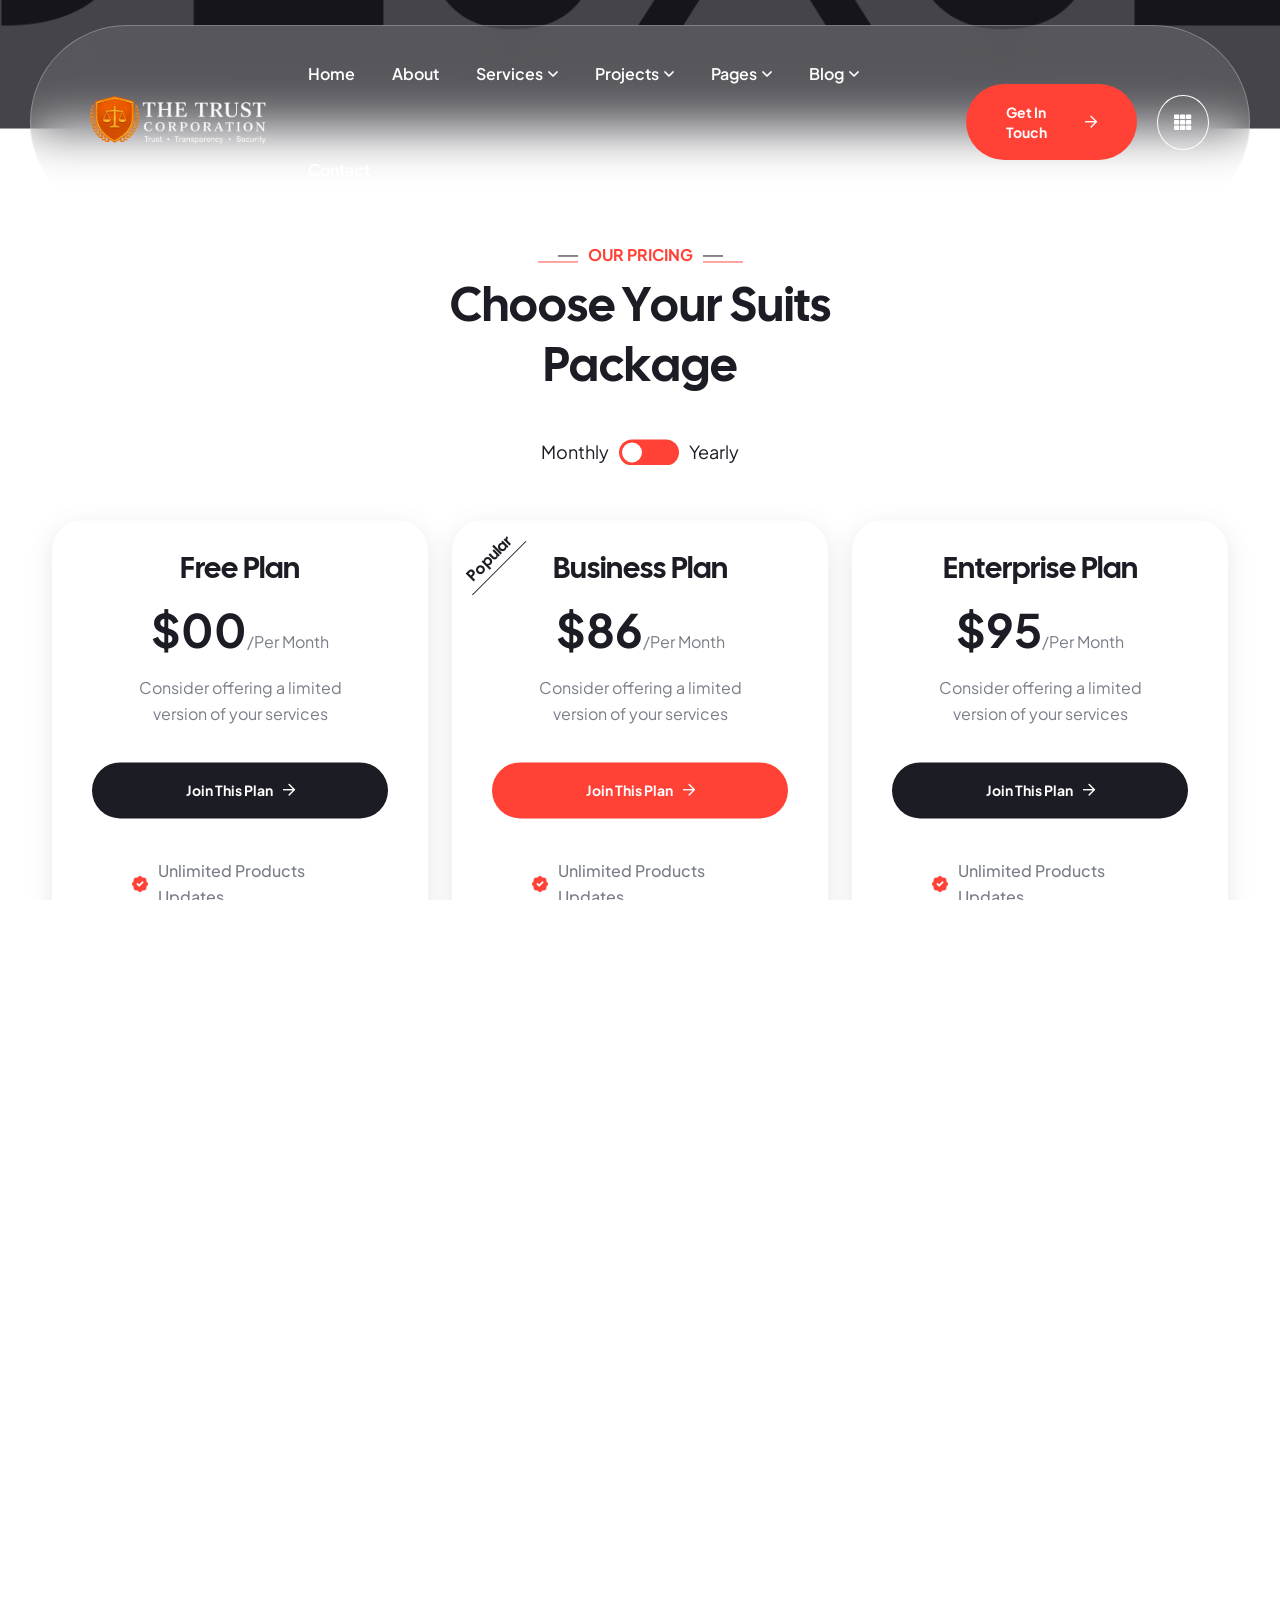
<file: pricing.html>
<!DOCTYPE html>
<html lang="zxx">
    <head>
        <!--====== Required meta tags ======-->
        <meta charset="utf-8">
        <meta http-equiv="x-ua-compatible" content="ie=edge">
        <meta name="description" content="AI, Agency, Technology">
        <meta name="viewport" content="width=device-width, initial-scale=1, shrink-to-fit=no">
        <!--====== Title ======-->
        <title>Renvia - Real Estate Group HTML5 Template</title>
        <!--====== Favicon Icon ======-->
        <link rel="shortcut icon" href="assets/images/favicon.png" type="image/png">
        <!--====== Google Fonts ======-->
        <link href="https://fonts.googleapis.com/css2?family=Cal+Sans&family=Plus+Jakarta+Sans:ital,wght@0,200..800;1,200..800&display=swap" rel="stylesheet">
        <!--====== FontAwesome css ======-->
        <link rel="stylesheet" href="assets/fonts/fontawesome/css/all.min.css">
        <!--====== Bootstrap css ======-->
        <link rel="stylesheet" href="assets/css/plugins/bootstrap.min.css">
        <!--====== Slick-popup css ======-->
        <link rel="stylesheet" href="assets/css/plugins/slick.css">
        <!--====== Magnific-popup css ======-->
        <link rel="stylesheet" href="assets/css/plugins/magnific-popup.css">
        <!--====== Aos css ======-->
        <link rel="stylesheet" href="assets/css/plugins/aos.css">
        <!--====== Default css ======-->
        <link rel="stylesheet" href="assets/css/spacings.css">
        <!--====== Default css ======-->
        <link rel="stylesheet" href="assets/css/style.css">
    </head>
    <body class="axis-innerpage">
        <!--====== Start Preloader ======-->
        <div class="preloader">
            <div class="loading-wrapper">
                <div class="loading"></div>
                <div id="loading-icon"><img src="assets/images/loader.png" alt="loader"></div>
            </div>
        </div><!--====== End Preloader ======-->
        <!--====== Renvia Offcanvas Panel ======-->
        <div class="renvia-offcanvas-panel">
            <div class="offcanvas-panel-inner">
                <div class="panel-header d-flex justify-content-between align-items-center">
                    <a href="index.html" class="brand-logo"><img src="assets/images/home-one/logo/thetrust_logo_header.png" alt="Brand Logo"></a>
                    <div class="panel-close-btn"><i class="far fa-times"></i></div>
                </div>
                <div class="offcanvas-body">
                    <!-- Panel Box -->
                    <div class="panel-box mb-40">
                        <h4 class="panel-widget-title mb-10">Who Renvia Agency?</h4>
                        <p>We turn your dream vacations into unforgettable realities. Whether you're seeking a relaxing beach escape, a thrilling adventure</p>
                    </div>
                    <!-- Panel Box -->
                    <div class="panel-box mb-40">
                        <h4 class="panel-widget-title mb-20">Popular Rent</h4>
                        <!-- Renvia Project Item -->
                        <div class="renvia-project-item mb-20">
                            <div class="project-thumbnail">
                                <img src="assets/images/offcanvas/project-img1.jpg" alt="tour image">
                                <div class="hover-content">
                                    <div class="project-content">
                                        <span class="location"><i class="far fa-map-marker-alt"></i>New York, NY</span>
                                        <h4 class="title"><a href="project-details.html">Apartment Building</a></h4>
                                    </div>
                                </div>
                            </div>
                        </div>
                        <!-- Renvia Project Item -->
                        <div class="renvia-project-item">
                            <div class="project-thumbnail">
                                <img src="assets/images/offcanvas/project-img2.jpg" alt="tour image">
                                <div class="hover-content">
                                    <div class="project-content">
                                        <span class="location"><i class="far fa-map-marker-alt"></i>New York, NY</span>
                                        <h4 class="title"><a href="project-details.html">Commercial Space</a></h4>
                                    </div>
                                </div>
                            </div>
                        </div>
                    </div>
                </div>
                <!-- Panel Box -->
                <div class="panel-box">
                    <h4>Newsletter</h4>
                    <p class="mb-15">Get every travel news update</p>
                    <form autocomplete="off">
                        <div class="form-group">
                            <input type="text" class="form_control" placeholder="Email address" name="search">
                            <button class="theme-btn style-one">Subscribe</button>
                        </div>
                    </form>
                </div>
            </div>
        </div>
        <!--====== Start Overlay ======-->
        <div class="offcanvas__overlay"></div>
        <!--=== Start  Header Area  ===-->
        <header class="header-area header-four">
            <!--====  Header Navigation  ===-->
            <div class="container-fluid">
                <div class="header-navigation">
                    <!--====  Primary Menu  ===-->
                    <div class="primary-menu">
                        <!--====  Site Branding  ===-->
                        <div class="site-branding">
                            <a href="index.html" class="brand-logo"><img src="assets/images/home-one/logo/the_trust_logo_footer.png" alt="Brand Logo"></a>
                        </div>
                        <!--=== Main Menu ===-->
                        <div class="theme-nav-menu">
                            <!--=== Menu Top ===-->
                            <div class="theme-menu-top d-block d-xl-none">
                                <div class="site-branding">
                                    <a href="index.html" class="brand-logo"><img src="assets/images/home-one/logo/thetrust_logo_header.png" alt="Brand Logo"></a>
                                </div>
                            </div>
                            <!--=== Main Menu ===-->
                            <nav class="main-menu">
                                <ul>
                                    <li class="menu-item"><a href="index.html">Home</a></li>
                                    <li class="menu-item"><a href="about.html">About</a></li>
                                    <li class="menu-item has-children"><a href="#">Services</a>
                                        <ul class="sub-menu">
                                            <li><a href="services.html">Our Services</a></li>
                                            <li><a href="service-details.html">Service Details</a></li>
                                        </ul>
                                    </li>
                                    <li class="menu-item has-children"><a href="#">Projects</a>
                                        <ul class="sub-menu">
                                            <li><a href="projects.html">Our Projects</a></li>
                                            <li><a href="project-details.html">Project Details</a></li>
                                        </ul>
                                    </li>
                                    <li class="menu-item has-children"><a href="#">Pages</a>
                                        <ul class="sub-menu">
                                            <li><a href="team.html">Our Team</a></li>
                                            <li><a href="team-details.html">Team Details</a></li>
                                            <li><a href="pricing.html">Pricing</a></li>
                                            <li><a href="faq.html">Faqs</a></li>
                                            <li><a href="404.html">404</a></li>
                                        </ul>
                                    </li>
                                    <li class="menu-item has-children"><a href="#">Blog</a>
                                        <ul class="sub-menu">
                                            <li><a href="blog-grid.html">Blog Grid</a></li>
                                            <li><a href="blog-standard.html">Blog Standard</a></li>
                                            <li><a href="blog-details.html">Blog Details</a></li>
                                        </ul>
                                    </li>
                                    <li class="menu-item"><a href="contact.html">Contact</a></li>
                                </ul>
                            </nav>
                            <!--=== Nav Button ===-->
                            <div class="theme-nav-button mt-20 d-block d-md-none">
                                <a href="contact.html" class="theme-btn style-one">Get In Touch<i class="far fa-arrow-right"></i></a>
                            </div>
                            <!--===  Menu Bottom ===-->
                            <div class="theme-menu-bottom mt-50 d-block d-xl-none">
                                <h5>Follow Us</h5>
                                <ul class="social-link">
                                    <li><a href="#"><i class="fab fa-facebook-f"></i></a></li>
                                    <li><a href="#"><i class="fab fa-twitter"></i></a></li>
                                    <li><a href="#"><i class="fab fa-linkedin-in"></i></a></li>
                                    <li><a href="#"><i class="fab fa-youtube"></i></a></li>
                                </ul>
                            </div>
                        </div>
                        <!--=== Header Nav Right ===-->
                        <div class="nav-right-item">
                            <div class="nav-button d-none d-md-block">
                                <a href="contact.html" class="theme-btn style-one">Get In Touch<i class="far fa-arrow-right"></i></a>
                            </div>
                            <div class="offcanvas-toggle">
                                <i class="fas fa-th"></i>
                            </div>
                            <div class="navbar-toggler">
                                <span></span>
                                <span></span>
                                <span></span>
                            </div>
                        </div>
                    </div>
                </div>
            </div>    
        </header><!--=== End  Header Area  ===-->
        <!--======  Smooth Wrapper  ======-->
        <div id="smooth-wrapper">
            <div id="smooth-content">
                <main>
                    <!--======  Start Page Hero Section  ======-->
                    <section class="page-hero bg_cover p-r z-1" data-src="assets/images/innerpage/bg/page-bg.jpg">
                        <div class="container">
                            <div class="row justify-content-center">
                                <div class="col-lg-8">
                                    <!--=== Page Content ===-->
                                    <div class="page-content text-center">
                                        <h1>Pricing</h1>
                                        <ul>
                                            <li><a href="index.html">Home</a></li>
                                            <li>Pricing</li>
                                        </ul>
                                    </div>
                                </div>
                            </div>
                        </div>
                    </section><!--======  End Page Hero Section  ======-->
                    <!--======  Start Pricing Section  ======-->
                    <section class="renvia-pricing-sec pt-115 pb-75">
                        <div class="container">
                            <div class="row justify-content-center">
                                <div class="col-xl-6 col-lg-8">
                                    <!--=== Section Title ===-->
                                    <div class="section-title text-center mb-45">
                                        <span class="sub-title" data-aos="fade-down" data-aos-duration="1000"><img src="assets/images/line1.png" alt="line">OUR Pricing<img src="assets/images/line2.png" alt="line"></span>
                                        <h2 class="text-anm">Choose Your Suits Package</h2>
                                    </div>
                                    <div class="theme-switch-box justify-content-center mb-55" data-aos="fade-up" data-aos-duration="1200">
                                        <span class="left">Monthly</span>
                                        <label class="switch" for="pricingBox">
                                            <input type="checkbox" id="pricingBox">
                                            <span class="slider round"></span>
                                        </label>
                                        <span class="right">Yearly</span>
                                    </div>
                                </div>
                            </div>
                            <div class="row justify-content-center">
                                <div class="col-lg-4 col-md-6 col-sm-12">
                                    <!--=== Renvia Pricing Item ===-->
                                    <div class="renvia-pricing-item style-one mb-40" data-aos="fade-up" data-aos-duration="1000">
                                        <div class="pricing-header mb-35">
                                            <span class="plan">Free Plan</span>
                                            <div class="price" data-month="00" data-year="00">$00<span>/Per Month</span></div>
                                            <p>Consider offering a limited version of your services</p>
                                        </div>
                                        <div class="pricing-button mb-40">
                                            <a href="pricing.html" class="theme-btn style-one">Join This Plan<i class="far fa-arrow-right"></i></a>
                                        </div>
                                        <div class="pricing-body">
                                            <ul class="check-list style-one">
                                                <li class="check"><i class="fas fa-badge-check"></i>Unlimited Products Updates</li>
                                                <li class="check"><i class="fas fa-badge-check"></i>Custom Infrastructure</li>
                                                <li class="check"><i class="fas fa-badge-check"></i>Custom Permission</li>
                                                <li class="check"><i class="fas fa-badge-check"></i>Custom Design and Replace</li>
                                                <li class="uncheck"><i class="fas fa-badge-check"></i>Unlimited Feature Updates</li>
                                                <li class="uncheck"><i class="fas fa-badge-check"></i>24/7 Hour Customer Support</li>
                                            </ul>
                                        </div>
                                    </div>
                                </div>
                                <div class="col-lg-4 col-md-6 col-sm-12">
                                    <!--=== Renvia Pricing Item ===-->
                                    <div class="renvia-pricing-item style-one mb-40 popular-plan" data-aos="fade-up" data-aos-duration="1200">
                                        <div class="popular">Popular</div>
                                        <div class="pricing-header mb-35">
                                            <span class="plan">Business Plan</span>
                                            <div class="price" data-month="86" data-year="828">$86<span>/Per Month</span></div>
                                            <p>Consider offering a limited version of your services</p>
                                        </div>
                                        <div class="pricing-button mb-40">
                                            <a href="pricing.html" class="theme-btn style-one">Join This Plan<i class="far fa-arrow-right"></i></a>
                                        </div>
                                        <div class="pricing-body">
                                            <ul class="check-list style-one">
                                                <li class="check"><i class="fas fa-badge-check"></i>Unlimited Products Updates</li>
                                                <li class="check"><i class="fas fa-badge-check"></i>Custom Infrastructure</li>
                                                <li class="check"><i class="fas fa-badge-check"></i>Custom Permission</li>
                                                <li class="check"><i class="fas fa-badge-check"></i>Custom Design and Replace</li>
                                                <li class="check"><i class="fas fa-badge-check"></i>Unlimited Feature Updates</li>
                                                <li class="uncheck"><i class="fas fa-badge-check"></i>24/7 Hour Customer Support</li>
                                            </ul>
                                        </div>
                                    </div>
                                </div>
                                <div class="col-lg-4 col-md-6 col-sm-12">
                                    <!--=== Renvia Pricing Item ===-->
                                    <div class="renvia-pricing-item style-one mb-40" data-aos="fade-up" data-aos-duration="1400">
                                        <div class="pricing-header mb-35">
                                            <span class="plan">Enterprise Plan</span>
                                            <div class="price" data-month="95" data-year="1188">$95<span>/Per Month</span></div>
                                            <p>Consider offering a limited version of your services</p>
                                        </div>
                                        <div class="pricing-button mb-40">
                                            <a href="pricing.html" class="theme-btn style-one">Join This Plan<i class="far fa-arrow-right"></i></a>
                                        </div>
                                        <div class="pricing-body">
                                            <ul class="check-list style-one">
                                                <li class="check"><i class="fas fa-badge-check"></i>Unlimited Products Updates</li>
                                                <li class="check"><i class="fas fa-badge-check"></i>Custom Infrastructure</li>
                                                <li class="check"><i class="fas fa-badge-check"></i>Custom Permission</li>
                                                <li class="check"><i class="fas fa-badge-check"></i>Custom Design and Replace</li>
                                                <li class="check"><i class="fas fa-badge-check"></i>Unlimited Feature Updates</li>
                                                <li class="check"><i class="fas fa-badge-check"></i>24/7 Hour Customer Support</li>
                                            </ul>
                                        </div>
                                    </div>
                                </div>
                            </div>
                        </div>
                    </section><!--======  End Pricing Section  ======-->
                    <!--======  Start Clients Section  ======-->
                    <section class="renvia-clients-sec pb-120">
                        <div class="container">
                            <div class="row">
                                <div class="col-lg-12">
                                    <!-- Section Title -->
                                    <div class="section-title text-center mb-30" data-aos="fade-up" data-aos-duration="1000">
                                        <h3>We take great pride in working with top-tier clientele.</h3>
                                    </div>
                                </div>
                            </div>
                            <!-- Clients Slider -->
                            <div class="clients-slider" data-aos="fade-up" data-aos-duration="1200">
                                <!-- Renvia Client Item -->
                                <div class="renvia-client-item">
                                    <div class="client-img">
                                        <img src="assets/images/innerpage/clients/client-img1.png" alt="client logo">
                                    </div>
                                </div>
                                <!-- Renvia Client Item -->
                                <div class="renvia-client-item">
                                    <div class="client-img">
                                        <img src="assets/images/innerpage/clients/client-img2.png" alt="client logo">
                                    </div>
                                </div>
                                <!-- Renvia Client Item -->
                                <div class="renvia-client-item">
                                    <div class="client-img">
                                        <img src="assets/images/innerpage/clients/client-img3.png" alt="client logo">
                                    </div>
                                </div>
                                <!-- Renvia Client Item -->
                                <div class="renvia-client-item">
                                    <div class="client-img">
                                        <img src="assets/images/innerpage/clients/client-img4.png" alt="client logo">
                                    </div>
                                </div>
                                <!-- Renvia Client Item -->
                                <div class="renvia-client-item">
                                    <div class="client-img">
                                        <img src="assets/images/innerpage/clients/client-img5.png" alt="client logo">
                                    </div>
                                </div>
                                <!-- Renvia Client Item -->
                                <div class="renvia-client-item">
                                    <div class="client-img">
                                        <img src="assets/images/innerpage/clients/client-img6.png" alt="client logo">
                                    </div>
                                </div>
                                <!-- Renvia Client Item -->
                                <div class="renvia-client-item">
                                    <div class="client-img">
                                        <img src="assets/images/innerpage/clients/client-img4.png" alt="client logo">
                                    </div>
                                </div>
                            </div>
                        </div>
                    </section><!--======  End Clients Section  ======-->
                </main>
                <!--======  Start Footer  ======-->
                <footer class="main-footer footer-v1 pt-80">
                    <div class="container">
                        <!--=== Footer Top ===-->
                        <div class="footer-top">
                            <div class="row align-items-center">
                                <div class="col-lg-8">
                                    <div class="section-title text-white mb-55 text-center text-lg-start" data-aos="fade-up" data-aos-duration="800">
                                        <h2>Let’s Get Started on Your Project?</h2>
                                        <p>Let’s talk to us, share your dream project and we will transform it into reality</p>
                                    </div>
                                </div>
                                <div class="col-lg-4">
                                    <div class="renvia-button text-lg-end mb-60 text-center" data-aos="fade-up" data-aos-duration="800">
                                        <a href="contact.html" class="theme-btn style-one">Get In Touch<i class="far fa-arrow-right"></i></a>
                                    </div>
                                </div>
                            </div>
                        </div>
                        <!--=== Footer Widget Area ===-->
                        <div class="footer-widget-area pt-80 pb-30">
                            <div class="row">
                                <div class="col-lg-3 col-md-6">
                                    <!--=== Footer Widget ===-->
                                    <div class="footer-widget footer-about-widget mb-40" data-aos="fade-up" data-aos-duration="800">
                                        <div class="widget-content">
                                            <div class="footer-logo mb-30">
                                                <a href="index.html"><img src="assets/images/home-one/logo/the_trust_logo_footer.png" alt="Brand Logo"></a>
                                            </div>
                                            <p>Renviais a trusted real estate group specializing  residential, commercial, investment properties commitment.</p>
                                            <div class="social-box">
                                                <a href="#"><i class="fab fa-facebook-f"></i></a>
                                                <a href="#"><i class="fab fa-twitter"></i></a>
                                                <a href="#"><i class="fab fa-linkedin-in"></i></a>
                                                <a href="#"><i class="fab fa-youtube"></i></a>
                                            </div>
                                        </div>
                                    </div>
                                </div>
                                <div class="col-lg-3 col-md-6">
                                    <!--=== Footer Widget ===-->
                                    <div class="footer-widget footer-nav-widget mb-40 ms-0 ms-lg-5" data-aos="fade-up" data-aos-duration="1000">
                                        <div class="widget-content">
                                            <h4 class="widget-title">Quick Links</h4>
                                            <div class="line-wrap"><span></span><span></span><span></span></div>
                                            <ul class="widget-nav">
                                                <li><a href="index.html">About Us</a></li>
                                                <li><a href="about.html">Why Choose Us</a></li>
                                                <li><a href="services.html">Our Team</a></li>
                                                <li><a href="projects.html">Solutions</a></li>
                                                <li><a href="contact.html">Contact</a></li>
                                            </ul>
                                        </div>
                                    </div>
                                </div>
                                <div class="col-lg-3 col-md-6">
                                    <!--=== Footer Widget ===-->
                                    <div class="footer-widget footer-nav-widget mb-40" data-aos="fade-up" data-aos-duration="1200">
                                        <div class="widget-content">
                                            <h4 class="widget-title">Our Services</h4>
                                            <div class="line-wrap"><span></span><span></span><span></span></div>
                                            <ul class="widget-nav">
                                                <li><a href="service-details.html">Our Project</a></li>
                                                <li><a href="service-details.html">News & Updates</a></li>
                                                <li><a href="service-details.html">Terms & Conditions</a></li>
                                                <li><a href="service-details.html">Support Centre</a></li>
                                                <li><a href="service-details.html">Contact</a></li>
                                            </ul>
                                        </div>
                                    </div>
                                </div>
                                <div class="col-lg-3 col-md-6">
                                    <!--=== Footer Widget ===-->
                                    <div class="footer-widget footer-newsletter-widget mb-40" data-aos="fade-up" data-aos-duration="1400">
                                        <div class="widget-content">
                                            <h4 class="widget-title">Newsletter</h4>
                                            <div class="line-wrap"><span></span><span></span><span></span></div>
                                            <p>Subscribe to Our Newsletter. Regular inspection and feedback mechanisms</p>
                                            <form>
                                                <div class="form-group">
                                                    <input type="email" class="form_control" placeholder="Enter your email" name="email">
                                                    <button class="submit-btn"><i class="far fa-paper-plane"></i></button>
                                                </div>
                                            </form>
                                        </div>
                                    </div>
                                </div>
                            </div>
                        </div>
                        <!--=== Copyright Area ===-->
                        <div class="copyright-area">
                            <div class="row">
                                <div class="col-lg-6">
                                    <!--=== Copyright Text ===-->
                                    <div class="copyright-text text-lg-start text-center">
                                        <p>&copy;All Copyright 2025 by Renvia</p>
                                    </div>
                                </div>
                                <div class="col-lg-6">
                                    <!--=== Copyright link ===-->
                                    <div class="copyright-link text-lg-end text-center">
                                        <a href="index.html">Terms & Conditions</a>
                                        <a href="index.html">Privacy Policy</a>
                                    </div>
                                </div>
                            </div>
                        </div>
                    </div>
                </footer><!--======  End Footer  ======-->
            </div>
        </div>
        <!--====== Jquery js ======-->
        <script src="assets/js/plugins/jquery-3.7.1.min.js"></script>
        <!--====== Bootstrap js ======-->
        <script src="assets/js/plugins/popper.min.js"></script>
        <!--====== Bootstrap js ======-->
        <script src="assets/js/plugins/bootstrap.min.js"></script>
        <!--====== Gsap Js ======-->
        <script src="assets/js/plugins/gsap/gsap.min.js"></script>
        <script src="assets/js/plugins/gsap/SplitText.min.js"></script>
        <script src="assets/js/plugins/gsap/ScrollSmoother.min.js"></script>
        <script src="assets/js/plugins/gsap/ScrollTrigger.min.js"></script>
        <!--====== Slick js ======-->
        <script src="assets/js/plugins/slick.min.js"></script>
        <!--====== Magnific js ======-->
        <script src="assets/js/plugins/jquery.magnific-popup.min.js"></script>
        <!--====== Waypoint js ======-->
        <script src="assets/js/plugins/jquery.waypoints.js"></script>
        <!--====== CounterUp js ======-->
        <script src="assets/js/plugins/jquery.counterup.min.js"></script>
        <!--====== Aos js ======-->
        <script src="assets/js/plugins/aos.js"></script>
        <!--====== Common js ======-->
        <script src="assets/js/theme.js"></script>
    </body>
</html>
</file>
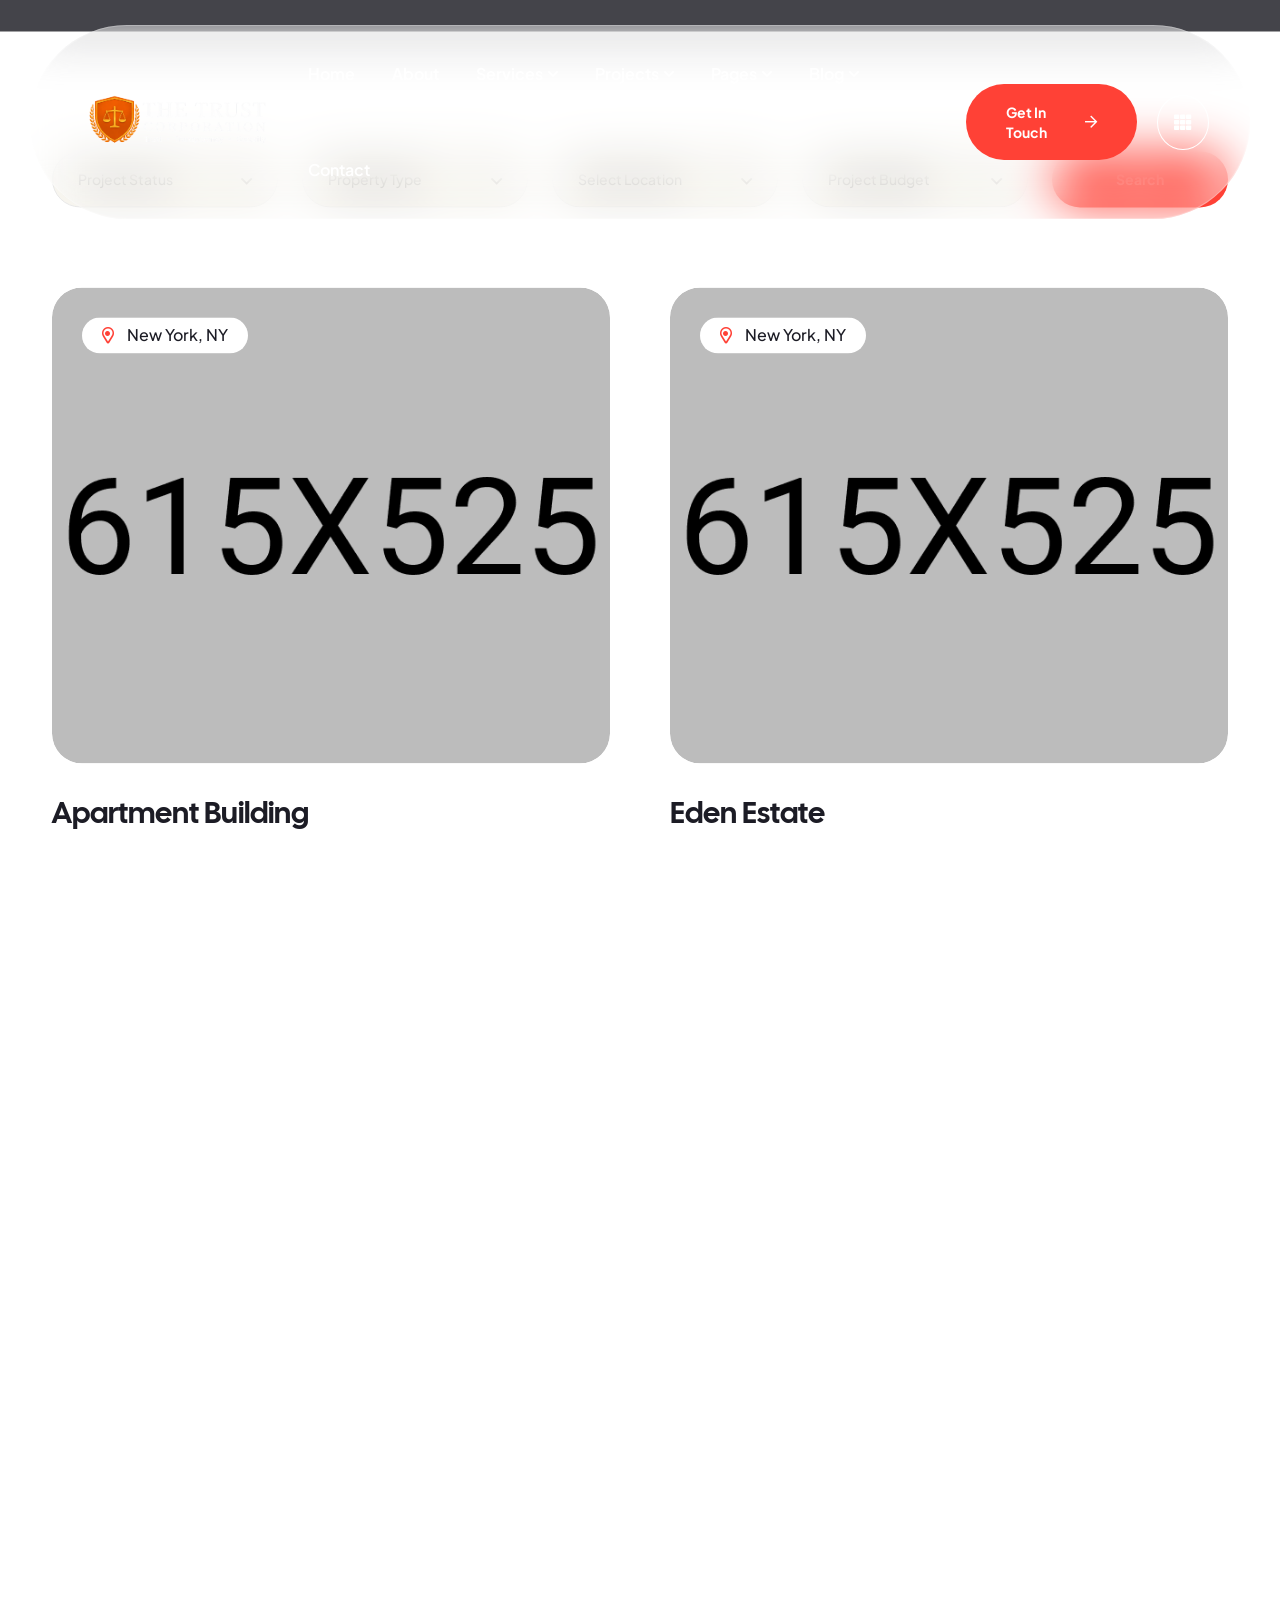
<file: projects.html>
<!DOCTYPE html>
<html lang="zxx">
    <head>
        <!--====== Required meta tags ======-->
        <meta charset="utf-8">
        <meta http-equiv="x-ua-compatible" content="ie=edge">
        <meta name="description" content="AI, Agency, Technology">
        <meta name="viewport" content="width=device-width, initial-scale=1, shrink-to-fit=no">
        <!--====== Title ======-->
        <title>Renvia - Real Estate Group HTML5 Template</title>
        <!--====== Favicon Icon ======-->
        <link rel="shortcut icon" href="assets/images/favicon.png" type="image/png">
        <!--====== Google Fonts ======-->
        <link href="https://fonts.googleapis.com/css2?family=Cal+Sans&family=Plus+Jakarta+Sans:ital,wght@0,200..800;1,200..800&display=swap" rel="stylesheet">
        <!--====== FontAwesome css ======-->
        <link rel="stylesheet" href="assets/fonts/fontawesome/css/all.min.css">
        <!--====== Bootstrap css ======-->
        <link rel="stylesheet" href="assets/css/plugins/bootstrap.min.css">
        <!--====== Slick-popup css ======-->
        <link rel="stylesheet" href="assets/css/plugins/slick.css">
        <!--====== Magnific-popup css ======-->
        <link rel="stylesheet" href="assets/css/plugins/magnific-popup.css">
        <!--====== NIce Select css ======-->
        <link rel="stylesheet" href="assets/css/plugins/nice-select.css">
        <!--====== Aos css ======-->
        <link rel="stylesheet" href="assets/css/plugins/aos.css">
        <!--====== Default css ======-->
        <link rel="stylesheet" href="assets/css/spacings.css">
        <!--====== Default css ======-->
        <link rel="stylesheet" href="assets/css/style.css">
    </head>
    <body class="axis-innerpage">
        <!--====== Start Preloader ======-->
        <div class="preloader">
            <div class="loading-wrapper">
                <div class="loading"></div>
                <div id="loading-icon"><img src="assets/images/loader.png" alt="loader"></div>
            </div>
        </div><!--====== End Preloader ======-->
        <!--====== Renvia Offcanvas Panel ======-->
        <div class="renvia-offcanvas-panel">
            <div class="offcanvas-panel-inner">
                <div class="panel-header d-flex justify-content-between align-items-center">
                    <a href="index.html" class="brand-logo"><img src="assets/images/home-one/logo/thetrust_logo_header.png" alt="Brand Logo"></a>
                    <div class="panel-close-btn"><i class="far fa-times"></i></div>
                </div>
                <div class="offcanvas-body">
                    <!-- Panel Box -->
                    <div class="panel-box mb-40">
                        <h4 class="panel-widget-title mb-10">Who Renvia Agency?</h4>
                        <p>We turn your dream vacations into unforgettable realities. Whether you're seeking a relaxing beach escape, a thrilling adventure</p>
                    </div>
                    <!-- Panel Box -->
                    <div class="panel-box mb-40">
                        <h4 class="panel-widget-title mb-20">Popular Rent</h4>
                        <!-- Renvia Project Item -->
                        <div class="renvia-project-item mb-20">
                            <div class="project-thumbnail">
                                <img src="assets/images/offcanvas/project-img1.jpg" alt="tour image">
                                <div class="hover-content">
                                    <div class="project-content">
                                        <span class="location"><i class="far fa-map-marker-alt"></i>New York, NY</span>
                                        <h4 class="title"><a href="project-details.html">Apartment Building</a></h4>
                                    </div>
                                </div>
                            </div>
                        </div>
                        <!-- Renvia Project Item -->
                        <div class="renvia-project-item">
                            <div class="project-thumbnail">
                                <img src="assets/images/offcanvas/project-img2.jpg" alt="tour image">
                                <div class="hover-content">
                                    <div class="project-content">
                                        <span class="location"><i class="far fa-map-marker-alt"></i>New York, NY</span>
                                        <h4 class="title"><a href="project-details.html">Commercial Space</a></h4>
                                    </div>
                                </div>
                            </div>
                        </div>
                    </div>
                </div>
                <!-- Panel Box -->
                <div class="panel-box">
                    <h4>Newsletter</h4>
                    <p class="mb-15">Get every travel news update</p>
                    <form autocomplete="off">
                        <div class="form-group">
                            <input type="text" class="form_control" placeholder="Email address" name="search">
                            <button class="theme-btn style-one">Subscribe</button>
                        </div>
                    </form>
                </div>
            </div>
        </div>
        <!--====== Start Overlay ======-->
        <div class="offcanvas__overlay"></div>
        <!--=== Start  Header Area  ===-->
        <header class="header-area header-four">
            <!--====  Header Navigation  ===-->
            <div class="container-fluid">
                <div class="header-navigation">
                    <!--====  Primary Menu  ===-->
                    <div class="primary-menu">
                        <!--====  Site Branding  ===-->
                        <div class="site-branding">
                            <a href="index.html" class="brand-logo"><img src="assets/images/home-one/logo/the_trust_logo_footer.png" alt="Brand Logo"></a>
                        </div>
                        <!--=== Main Menu ===-->
                        <div class="theme-nav-menu">
                            <!--=== Menu Top ===-->
                            <div class="theme-menu-top d-block d-xl-none">
                                <div class="site-branding">
                                    <a href="index.html" class="brand-logo"><img src="assets/images/home-one/logo/thetrust_logo_header.png" alt="Brand Logo"></a>
                                </div>
                            </div>
                            <!--=== Main Menu ===-->
                            <nav class="main-menu">
                                <ul>
                                    <li class="menu-item"><a href="index.html">Home</a></li>
                                    <li class="menu-item"><a href="about.html">About</a></li>
                                    <li class="menu-item has-children"><a href="#">Services</a>
                                        <ul class="sub-menu">
                                            <li><a href="services.html">Our Services</a></li>
                                            <li><a href="service-details.html">Service Details</a></li>
                                        </ul>
                                    </li>
                                    <li class="menu-item has-children"><a href="#">Projects</a>
                                        <ul class="sub-menu">
                                            <li><a href="projects.html">Our Projects</a></li>
                                            <li><a href="project-details.html">Project Details</a></li>
                                        </ul>
                                    </li>
                                    <li class="menu-item has-children"><a href="#">Pages</a>
                                        <ul class="sub-menu">
                                            <li><a href="team.html">Our Team</a></li>
                                            <li><a href="team-details.html">Team Details</a></li>
                                            <li><a href="pricing.html">Pricing</a></li>
                                            <li><a href="faq.html">Faqs</a></li>
                                            <li><a href="404.html">404</a></li>
                                        </ul>
                                    </li>
                                    <li class="menu-item has-children"><a href="#">Blog</a>
                                        <ul class="sub-menu">
                                            <li><a href="blog-grid.html">Blog Grid</a></li>
                                            <li><a href="blog-standard.html">Blog Standard</a></li>
                                            <li><a href="blog-details.html">Blog Details</a></li>
                                        </ul>
                                    </li>
                                    <li class="menu-item"><a href="contact.html">Contact</a></li>
                                </ul>
                            </nav>
                            <!--=== Nav Button ===-->
                            <div class="theme-nav-button mt-20 d-block d-md-none">
                                <a href="contact.html" class="theme-btn style-one">Get In Touch<i class="far fa-arrow-right"></i></a>
                            </div>
                            <!--===  Menu Bottom ===-->
                            <div class="theme-menu-bottom mt-50 d-block d-xl-none">
                                <h5>Follow Us</h5>
                                <ul class="social-link">
                                    <li><a href="#"><i class="fab fa-facebook-f"></i></a></li>
                                    <li><a href="#"><i class="fab fa-twitter"></i></a></li>
                                    <li><a href="#"><i class="fab fa-linkedin-in"></i></a></li>
                                    <li><a href="#"><i class="fab fa-youtube"></i></a></li>
                                </ul>
                            </div>
                        </div>
                        <!--=== Header Nav Right ===-->
                        <div class="nav-right-item">
                            <div class="nav-button d-none d-md-block">
                                <a href="contact.html" class="theme-btn style-one">Get In Touch<i class="far fa-arrow-right"></i></a>
                            </div>
                            <div class="offcanvas-toggle">
                                <i class="fas fa-th"></i>
                            </div>
                            <div class="navbar-toggler">
                                <span></span>
                                <span></span>
                                <span></span>
                            </div>
                        </div>
                    </div>
                </div>
            </div>    
        </header><!--=== End  Header Area  ===-->
        <!--======  Smooth Wrapper  ======-->
        <div id="smooth-wrapper">
            <div id="smooth-content">
                <main>
                    <!--======  Start Page Hero Section  ======-->
                    <section class="page-hero bg_cover p-r z-1" data-src="assets/images/innerpage/bg/page-bg.jpg">
                        <div class="container">
                            <div class="row justify-content-center">
                                <div class="col-lg-8">
                                    <!--=== Page Content ===-->
                                    <div class="page-content text-center">
                                        <h1>Project</h1>
                                        <ul>
                                            <li><a href="index.html">Home</a></li>
                                            <li>Project Details</li>
                                        </ul>
                                    </div>
                                </div>
                            </div>
                        </div>
                    </section><!--======  End Page Hero Section  ======-->
                    <section class="renvia-projects-sec pt-120 pb-120">
                        <div class="container">
                            <!-- Projects Item Filter -->
                            <div class="projects-item-filter mb-50" data-aos="fade-up" data-aos-duration="1000">
                                <form>
                                    <div class="row align-items-end">
                                        <div class="col-xl-10">
                                            <div class="row">
                                                <div class="col-xl-3 col-md-6">
                                                    <div class="form-group">
                                                        <select class="wide">
                                                            <option data-display="Project Status">All Status</option>
                                                            <option value="02">Ongoing</option>
                                                            <option value="03">Completed</option>
                                                            <option value="04">Upcoming</option>
                                                            <option value="05">Ready to Move</option>
                                                        </select>
                                                    </div>
                                                </div>
                                                <div class="col-xl-3 col-md-6">
                                                    <div class="form-group">
                                                        <select class="wide">
                                                            <option data-display="Property Type">All Types</option>
                                                            <option value="02">Apartment / Flat</option>
                                                            <option value="03">Commercial Space</option>
                                                            <option value="04">Plot / Land</option>
                                                            <option value="05">Duplex / Villa</option>
                                                        </select>
                                                    </div>
                                                </div>
                                                <div class="col-xl-3 col-md-6">
                                                    <div class="form-group">
                                                        <select class="wide">
                                                            <option data-display="Select Location">All Locations</option>
                                                            <option value="02">United States</option>
                                                            <option value="03">United Kingdom</option>
                                                            <option value="04">Canada</option>
                                                            <option value="05">Australia</option>
                                                        </select>
                                                    </div>
                                                </div>
                                                <div class="col-xl-3 col-md-6">
                                                    <div class="form-group">
                                                        <select class="wide">
                                                            <option data-display="Project Budget">All Budgets</option>
                                                            <option value="01">Below $100,000</option>
                                                            <option value="01">$100,000 – $250,000</option>
                                                            <option value="01">$250,000 – $500,000</option>
                                                            <option value="01">$500,000 – $1 Million</option>
                                                        </select>
                                                    </div>
                                                </div>
                                            </div>
                                        </div>
                                        <div class="col-xl-2">
                                            <div class="renvia-button text-center text-xl-start mb-30">
                                                <button class="theme-btn style-one">Search</button>
                                            </div>
                                        </div>
                                    </div>
                                </form>
                            </div>
                            <!-- Projects Wrapper -->
                            <div class="projects-wrapper">
                                <div class="row">
                                    <div class="col-lg-6">
                                        <!-- Renvia Project Item -->
                                        <div class="renvia-project-item style-four" data-aos="fade-up" data-aos-duration="1000">
                                            <div class="project-thumbnail">
                                                <img src="assets/images/innerpage/project/project-img1.jpg" alt="project-thumbnail">
                                                <div class="location"><i class="far fa-map-marker-alt"></i> New York, NY</div>
                                                <div class="hover-content">
                                                    <a href="project-details.html" class="icon-btn"><i class="far fa-arrow-right"></i></a>
                                                </div>
                                            </div>
                                            <div class="project-content">
                                                <h3 class="title"><a href="project-details.html">Apartment Building</a></h3>
                                            </div>
                                        </div>
                                    </div>
                                    <div class="col-lg-6">
                                        <!-- Renvia Project Item -->
                                        <div class="renvia-project-item style-four" data-aos="fade-up" data-aos-duration="1200">
                                            <div class="project-thumbnail">
                                                <img src="assets/images/innerpage/project/project-img2.jpg" alt="project-thumbnail">
                                                <div class="location"><i class="far fa-map-marker-alt"></i> New York, NY</div>
                                                <div class="hover-content">
                                                    <a href="project-details.html" class="icon-btn"><i class="far fa-arrow-right"></i></a>
                                                </div>
                                            </div>
                                            <div class="project-content">
                                                <h3 class="title"><a href="project-details.html">Eden Estate</a></h3>
                                            </div>
                                        </div>
                                    </div>
                                    <div class="col-lg-6">
                                        <!-- Renvia Project Item -->
                                        <div class="renvia-project-item style-four" data-aos="fade-up" data-aos-duration="1400">
                                            <div class="project-thumbnail">
                                                <img src="assets/images/innerpage/project/project-img3.jpg" alt="project-thumbnail">
                                                <div class="location"><i class="far fa-map-marker-alt"></i> New York, NY</div>
                                                <div class="hover-content">
                                                    <a href="project-details.html" class="icon-btn"><i class="far fa-arrow-right"></i></a>
                                                </div>
                                            </div>
                                            <div class="project-content">
                                                <h3 class="title"><a href="project-details.html">Vista at Councill Square</a></h3>
                                            </div>
                                        </div>
                                    </div>
                                    <div class="col-lg-6">
                                        <!-- Renvia Project Item -->
                                        <div class="renvia-project-item style-four" data-aos="fade-up" data-aos-duration="1600">
                                            <div class="project-thumbnail">
                                                <img src="assets/images/innerpage/project/project-img4.jpg" alt="project-thumbnail">
                                                <div class="location"><i class="far fa-map-marker-alt"></i> New York, NY</div>
                                                <div class="hover-content">
                                                    <a href="project-details.html" class="icon-btn"><i class="far fa-arrow-right"></i></a>
                                                </div>
                                            </div>
                                            <div class="project-content">
                                                <h3 class="title"><a href="project-details.html">Office Building</a></h3>
                                            </div>
                                        </div>
                                    </div>
                                    <div class="col-lg-6">
                                        <!-- Renvia Project Item -->
                                        <div class="renvia-project-item style-four" data-aos="fade-up" data-aos-duration="1800">
                                            <div class="project-thumbnail">
                                                <img src="assets/images/innerpage/project/project-img5.jpg" alt="project-thumbnail">
                                                <div class="location"><i class="far fa-map-marker-alt"></i> New York, NY</div>
                                                <div class="hover-content">
                                                    <a href="project-details.html" class="icon-btn"><i class="far fa-arrow-right"></i></a>
                                                </div>
                                            </div>
                                            <div class="project-content">
                                                <h3 class="title"><a href="project-details.html">Luxury Apartment</a></h3>
                                            </div>
                                        </div>
                                    </div>
                                    <div class="col-lg-6">
                                        <!-- Renvia Project Item -->
                                        <div class="renvia-project-item style-four" data-aos="fade-up" data-aos-duration="2000">
                                            <div class="project-thumbnail">
                                                <img src="assets/images/innerpage/project/project-img6.jpg" alt="project-thumbnail">
                                                <div class="location"><i class="far fa-map-marker-alt"></i> New York, NY</div>
                                                <div class="hover-content">
                                                    <a href="project-details.html" class="icon-btn"><i class="far fa-arrow-right"></i></a>
                                                </div>
                                            </div>
                                            <div class="project-content">
                                                <h3 class="title"><a href="project-details.html">Eden Estate</a></h3>
                                            </div>
                                        </div>
                                    </div>
                                </div>
                            </div>
                            <!-- Pagination -->
                            <div class="theme-pagination text-center" data-aos="fade-up" data-aos-duration="2200">
                                <ul>
                                    <li><a href="#"><i class="far fa-arrow-left"></i></a></li>
                                    <li><a href="#">01</a></li>
                                    <li><a href="#">02</a></li>
                                    <li><a href="#">03</a></li>
                                    <li><a href="#"><i class="far fa-arrow-right"></i></a></li>
                                </ul>
                            </div>
                        </div>
                    </section>
                </main>
                <!--======  Start Footer  ======-->
                <footer class="main-footer footer-v1 pt-80">
                    <div class="container">
                        <!--=== Footer Top ===-->
                        <div class="footer-top">
                            <div class="row align-items-center">
                                <div class="col-lg-8">
                                    <div class="section-title text-white mb-55 text-center text-lg-start" data-aos="fade-up" data-aos-duration="800">
                                        <h2>Let’s Get Started on Your Project?</h2>
                                        <p>Let’s talk to us, share your dream project and we will transform it into reality</p>
                                    </div>
                                </div>
                                <div class="col-lg-4">
                                    <div class="renvia-button text-lg-end mb-60 text-center" data-aos="fade-up" data-aos-duration="800">
                                        <a href="contact.html" class="theme-btn style-one">Get In Touch<i class="far fa-arrow-right"></i></a>
                                    </div>
                                </div>
                            </div>
                        </div>
                        <!--=== Footer Widget Area ===-->
                        <div class="footer-widget-area pt-80 pb-30">
                            <div class="row">
                                <div class="col-lg-3 col-md-6">
                                    <!--=== Footer Widget ===-->
                                    <div class="footer-widget footer-about-widget mb-40" data-aos="fade-up" data-aos-duration="800">
                                        <div class="widget-content">
                                            <div class="footer-logo mb-30">
                                                <a href="index.html"><img src="assets/images/home-one/logo/the_trust_logo_footer.png" alt="Brand Logo"></a>
                                            </div>
                                            <p>Renviais a trusted real estate group specializing  residential, commercial, investment properties commitment.</p>
                                            <div class="social-box">
                                                <a href="#"><i class="fab fa-facebook-f"></i></a>
                                                <a href="#"><i class="fab fa-twitter"></i></a>
                                                <a href="#"><i class="fab fa-linkedin-in"></i></a>
                                                <a href="#"><i class="fab fa-youtube"></i></a>
                                            </div>
                                        </div>
                                    </div>
                                </div>
                                <div class="col-lg-3 col-md-6">
                                    <!--=== Footer Widget ===-->
                                    <div class="footer-widget footer-nav-widget mb-40 ms-0 ms-lg-5" data-aos="fade-up" data-aos-duration="1000">
                                        <div class="widget-content">
                                            <h4 class="widget-title">Quick Links</h4>
                                            <div class="line-wrap"><span></span><span></span><span></span></div>
                                            <ul class="widget-nav">
                                                <li><a href="index.html">About Us</a></li>
                                                <li><a href="about.html">Why Choose Us</a></li>
                                                <li><a href="services.html">Our Team</a></li>
                                                <li><a href="projects.html">Solutions</a></li>
                                                <li><a href="contact.html">Contact</a></li>
                                            </ul>
                                        </div>
                                    </div>
                                </div>
                                <div class="col-lg-3 col-md-6">
                                    <!--=== Footer Widget ===-->
                                    <div class="footer-widget footer-nav-widget mb-40" data-aos="fade-up" data-aos-duration="1200">
                                        <div class="widget-content">
                                            <h4 class="widget-title">Our Services</h4>
                                            <div class="line-wrap"><span></span><span></span><span></span></div>
                                            <ul class="widget-nav">
                                                <li><a href="service-details.html">Our Project</a></li>
                                                <li><a href="service-details.html">News & Updates</a></li>
                                                <li><a href="service-details.html">Terms & Conditions</a></li>
                                                <li><a href="service-details.html">Support Centre</a></li>
                                                <li><a href="service-details.html">Contact</a></li>
                                            </ul>
                                        </div>
                                    </div>
                                </div>
                                <div class="col-lg-3 col-md-6">
                                    <!--=== Footer Widget ===-->
                                    <div class="footer-widget footer-newsletter-widget mb-40" data-aos="fade-up" data-aos-duration="1400">
                                        <div class="widget-content">
                                            <h4 class="widget-title">Newsletter</h4>
                                            <div class="line-wrap"><span></span><span></span><span></span></div>
                                            <p>Subscribe to Our Newsletter. Regular inspection and feedback mechanisms</p>
                                            <form>
                                                <div class="form-group">
                                                    <input type="email" class="form_control" placeholder="Enter your email" name="email">
                                                    <button class="submit-btn"><i class="far fa-paper-plane"></i></button>
                                                </div>
                                            </form>
                                        </div>
                                    </div>
                                </div>
                            </div>
                        </div>
                        <!--=== Copyright Area ===-->
                        <div class="copyright-area">
                            <div class="row">
                                <div class="col-lg-6">
                                    <!--=== Copyright Text ===-->
                                    <div class="copyright-text text-lg-start text-center">
                                        <p>&copy;All Copyright 2025 by Renvia</p>
                                    </div>
                                </div>
                                <div class="col-lg-6">
                                    <!--=== Copyright link ===-->
                                    <div class="copyright-link text-lg-end text-center">
                                        <a href="index.html">Terms & Conditions</a>
                                        <a href="index.html">Privacy Policy</a>
                                    </div>
                                </div>
                            </div>
                        </div>
                    </div>
                </footer><!--======  End Footer  ======-->
            </div>
        </div>
        <!--====== Jquery js ======-->
        <script src="assets/js/plugins/jquery-3.7.1.min.js"></script>
        <!--====== Bootstrap js ======-->
        <script src="assets/js/plugins/popper.min.js"></script>
        <!--====== Bootstrap js ======-->
        <script src="assets/js/plugins/bootstrap.min.js"></script>
        <!--====== Gsap Js ======-->
        <script src="assets/js/plugins/gsap/gsap.min.js"></script>
        <script src="assets/js/plugins/gsap/SplitText.min.js"></script>
        <script src="assets/js/plugins/gsap/ScrollSmoother.min.js"></script>
        <script src="assets/js/plugins/gsap/ScrollTrigger.min.js"></script>
        <!--====== Slick js ======-->
        <script src="assets/js/plugins/slick.min.js"></script>
        <!--====== Magnific js ======-->
        <script src="assets/js/plugins/jquery.magnific-popup.min.js"></script>
        <!--====== Waypoint js ======-->
        <script src="assets/js/plugins/jquery.waypoints.js"></script>
        <!--====== CounterUp js ======-->
        <script src="assets/js/plugins/jquery.counterup.min.js"></script>
        <!--====== Select js ======-->
        <script src="assets/js/plugins/jquery.nice-select.min.js"></script>
        <!--====== Aos js ======-->
        <script src="assets/js/plugins/aos.js"></script>
        <!--====== Common js ======-->
        <script src="assets/js/theme.js"></script>
    </body>
</html>
</file>
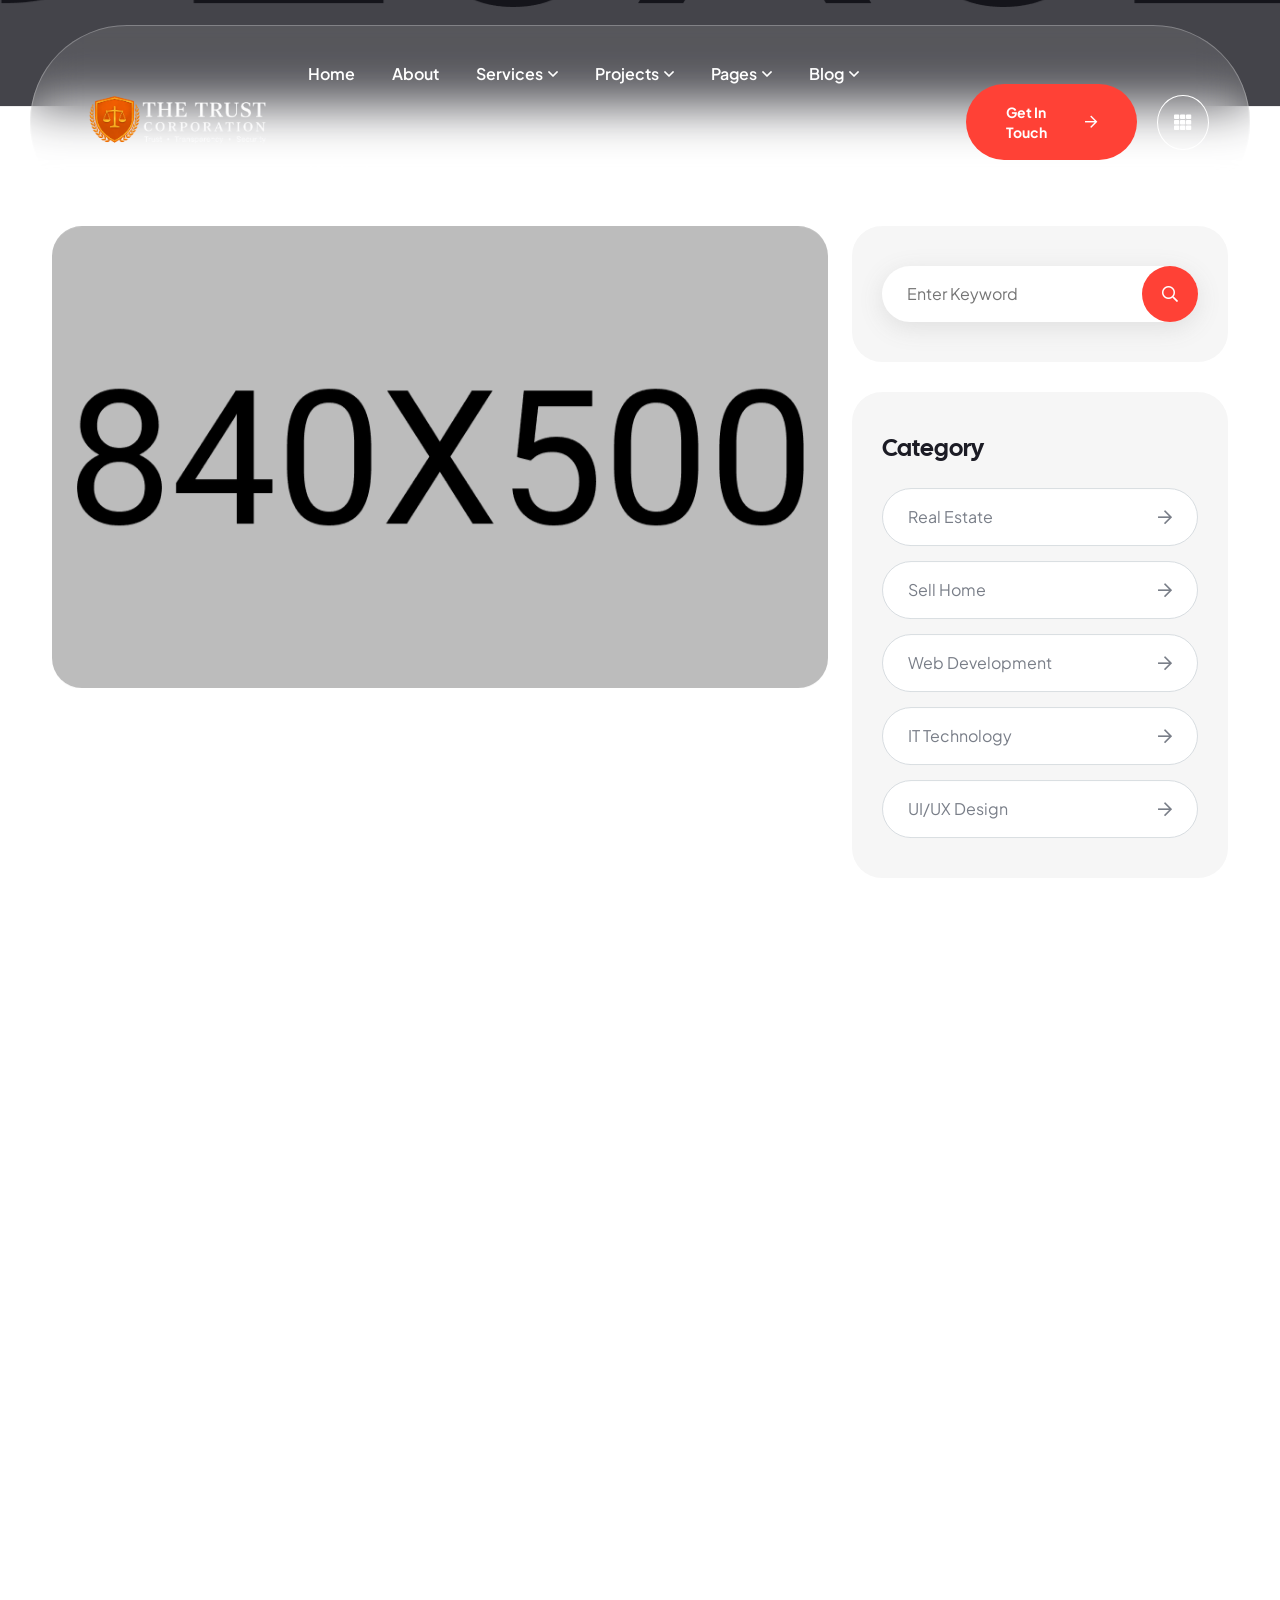
<file: service-details.html>
<!DOCTYPE html>
<html lang="zxx">
    <head>
        <!--====== Required meta tags ======-->
        <meta charset="utf-8">
        <meta http-equiv="x-ua-compatible" content="ie=edge">
        <meta name="description" content="AI, Agency, Technology">
        <meta name="viewport" content="width=device-width, initial-scale=1, shrink-to-fit=no">
        <!--====== Title ======-->
        <title>Renvia - Real Estate Group HTML5 Template</title>
        <!--====== Favicon Icon ======-->
        <link rel="shortcut icon" href="assets/images/favicon.png" type="image/png">
        <!--====== Google Fonts ======-->
        <link href="https://fonts.googleapis.com/css2?family=Cal+Sans&family=Plus+Jakarta+Sans:ital,wght@0,200..800;1,200..800&display=swap" rel="stylesheet">
        <!--====== FontAwesome css ======-->
        <link rel="stylesheet" href="assets/fonts/fontawesome/css/all.min.css">
        <!--====== Bootstrap css ======-->
        <link rel="stylesheet" href="assets/css/plugins/bootstrap.min.css">
        <!--====== Slick-popup css ======-->
        <link rel="stylesheet" href="assets/css/plugins/slick.css">
        <!--====== Magnific-popup css ======-->
        <link rel="stylesheet" href="assets/css/plugins/magnific-popup.css">
        <!--====== Aos css ======-->
        <link rel="stylesheet" href="assets/css/plugins/aos.css">
        <!--====== Default css ======-->
        <link rel="stylesheet" href="assets/css/spacings.css">
        <!--====== Default css ======-->
        <link rel="stylesheet" href="assets/css/style.css">
    </head>
    <body class="axis-innerpage">
        <!--====== Start Preloader ======-->
        <div class="preloader">
            <div class="loading-wrapper">
                <div class="loading"></div>
                <div id="loading-icon"><img src="assets/images/loader.png" alt="loader"></div>
            </div>
        </div><!--====== End Preloader ======-->
        <!--====== Renvia Offcanvas Panel ======-->
        <div class="renvia-offcanvas-panel">
            <div class="offcanvas-panel-inner">
                <div class="panel-header d-flex justify-content-between align-items-center">
                    <a href="index.html" class="brand-logo"><img src="assets/images/home-one/logo/thetrust_logo_header.png" alt="Brand Logo"></a>
                    <div class="panel-close-btn"><i class="far fa-times"></i></div>
                </div>
                <div class="offcanvas-body">
                    <!-- Panel Box -->
                    <div class="panel-box mb-40">
                        <h4 class="panel-widget-title mb-10">Who Renvia Agency?</h4>
                        <p>We turn your dream vacations into unforgettable realities. Whether you're seeking a relaxing beach escape, a thrilling adventure</p>
                    </div>
                    <!-- Panel Box -->
                    <div class="panel-box mb-40">
                        <h4 class="panel-widget-title mb-20">Popular Rent</h4>
                        <!-- Renvia Project Item -->
                        <div class="renvia-project-item mb-20">
                            <div class="project-thumbnail">
                                <img src="assets/images/offcanvas/project-img1.jpg" alt="tour image">
                                <div class="hover-content">
                                    <div class="project-content">
                                        <span class="location"><i class="far fa-map-marker-alt"></i>New York, NY</span>
                                        <h4 class="title"><a href="project-details.html">Apartment Building</a></h4>
                                    </div>
                                </div>
                            </div>
                        </div>
                        <!-- Renvia Project Item -->
                        <div class="renvia-project-item">
                            <div class="project-thumbnail">
                                <img src="assets/images/offcanvas/project-img2.jpg" alt="tour image">
                                <div class="hover-content">
                                    <div class="project-content">
                                        <span class="location"><i class="far fa-map-marker-alt"></i>New York, NY</span>
                                        <h4 class="title"><a href="project-details.html">Commercial Space</a></h4>
                                    </div>
                                </div>
                            </div>
                        </div>
                    </div>
                </div>
                <!-- Panel Box -->
                <div class="panel-box">
                    <h4>Newsletter</h4>
                    <p class="mb-15">Get every travel news update</p>
                    <form autocomplete="off">
                        <div class="form-group">
                            <input type="text" class="form_control" placeholder="Email address" name="search">
                            <button class="theme-btn style-one">Subscribe</button>
                        </div>
                    </form>
                </div>
            </div>
        </div>
        <!--====== Start Overlay ======-->
        <div class="offcanvas__overlay"></div>
        <!--=== Start  Header Area  ===-->
        <header class="header-area header-four">
            <!--====  Header Navigation  ===-->
            <div class="container-fluid">
                <div class="header-navigation">
                    <!--====  Primary Menu  ===-->
                    <div class="primary-menu">
                        <!--====  Site Branding  ===-->
                        <div class="site-branding">
                            <a href="index.html" class="brand-logo"><img src="assets/images/home-one/logo/the_trust_logo_footer.png" alt="Brand Logo"></a>
                        </div>
                        <!--=== Main Menu ===-->
                        <div class="theme-nav-menu">
                            <!--=== Menu Top ===-->
                            <div class="theme-menu-top d-block d-xl-none">
                                <div class="site-branding">
                                    <a href="index.html" class="brand-logo"><img src="assets/images/home-one/logo/thetrust_logo_header.png" alt="Brand Logo"></a>
                                </div>
                            </div>
                            <!--=== Main Menu ===-->
                            <nav class="main-menu">
                                <ul>
                                    <li class="menu-item"><a href="index.html">Home</a></li>
                                    <li class="menu-item"><a href="about.html">About</a></li>
                                    <li class="menu-item has-children"><a href="#">Services</a>
                                        <ul class="sub-menu">
                                            <li><a href="services.html">Our Services</a></li>
                                            <li><a href="service-details.html">Service Details</a></li>
                                        </ul>
                                    </li>
                                    <li class="menu-item has-children"><a href="#">Projects</a>
                                        <ul class="sub-menu">
                                            <li><a href="projects.html">Our Projects</a></li>
                                            <li><a href="project-details.html">Project Details</a></li>
                                        </ul>
                                    </li>
                                    <li class="menu-item has-children"><a href="#">Pages</a>
                                        <ul class="sub-menu">
                                            <li><a href="team.html">Our Team</a></li>
                                            <li><a href="team-details.html">Team Details</a></li>
                                            <li><a href="pricing.html">Pricing</a></li>
                                            <li><a href="faq.html">Faqs</a></li>
                                            <li><a href="404.html">404</a></li>
                                        </ul>
                                    </li>
                                    <li class="menu-item has-children"><a href="#">Blog</a>
                                        <ul class="sub-menu">
                                            <li><a href="blog-grid.html">Blog Grid</a></li>
                                            <li><a href="blog-standard.html">Blog Standard</a></li>
                                            <li><a href="blog-details.html">Blog Details</a></li>
                                        </ul>
                                    </li>
                                    <li class="menu-item"><a href="contact.html">Contact</a></li>
                                </ul>
                            </nav>
                            <!--=== Nav Button ===-->
                            <div class="theme-nav-button mt-20 d-block d-md-none">
                                <a href="contact.html" class="theme-btn style-one">Get In Touch<i class="far fa-arrow-right"></i></a>
                            </div>
                            <!--===  Menu Bottom ===-->
                            <div class="theme-menu-bottom mt-50 d-block d-xl-none">
                                <h5>Follow Us</h5>
                                <ul class="social-link">
                                    <li><a href="#"><i class="fab fa-facebook-f"></i></a></li>
                                    <li><a href="#"><i class="fab fa-twitter"></i></a></li>
                                    <li><a href="#"><i class="fab fa-linkedin-in"></i></a></li>
                                    <li><a href="#"><i class="fab fa-youtube"></i></a></li>
                                </ul>
                            </div>
                        </div>
                        <!--=== Header Nav Right ===-->
                        <div class="nav-right-item">
                            <div class="nav-button d-none d-md-block">
                                <a href="contact.html" class="theme-btn style-one">Get In Touch<i class="far fa-arrow-right"></i></a>
                            </div>
                            <div class="offcanvas-toggle">
                                <i class="fas fa-th"></i>
                            </div>
                            <div class="navbar-toggler">
                                <span></span>
                                <span></span>
                                <span></span>
                            </div>
                        </div>
                    </div>
                </div>
            </div>    
        </header><!--=== End  Header Area  ===-->
        <!--======  Smooth Wrapper  ======-->
        <div id="smooth-wrapper">
            <div id="smooth-content">
                <main>
                    <!--======  Start Page Hero Section  ======-->
                    <section class="page-hero bg_cover p-r z-1" data-src="assets/images/innerpage/bg/page-bg.jpg">
                        <div class="container">
                            <div class="row justify-content-center">
                                <div class="col-lg-8">
                                    <!--=== Page Content ===-->
                                    <div class="page-content text-center">
                                        <h1>Services Details</h1>
                                        <ul>
                                            <li><a href="index.html">Home</a></li>
                                            <li>Services Details</li>
                                        </ul>
                                    </div>
                                </div>
                            </div>
                        </div>
                    </section><!--======  End Page Hero Section  ======-->
                    <!--======  Start Service Details Section  ======-->
                    <section class="renvia-service-details-sec pt-120 pb-80">
                        <div class="container">
                            <div class="row">
                                <div class="col-xl-8">
                                    <!-- Service Details Wrapper -->
                                    <div class="service-details-wrapper">
                                        <div class="service-item-main">
                                            <div class="service-image" data-aos="fade-up" data-aos-duration="1000">
                                                <img src="assets/images/innerpage/service/service-single1.jpg" alt="service single">
                                            </div>
                                            <div class="service-content" data-aos="fade-up" data-aos-duration="1200">
                                                <h3>About the service</h3>
                                                <p>At Realvia, with over 25 years of experience serving clients globally (established since 1995), we understand the power of exceptional UI/UX design in driving user engagement and achieving your business goals. Our team of passionate designers creates user-centric interfaces that are not only visually stunning but also intuitive and effective across all devices and cultural contexts.</p>
                                                <p>We delve deep to understand your target audience, their needs, and pain points. This research forms the foundation for crafting user journeys and information architecture that optimizes the user experience.We create interactive prototypes that allow stakeholders to experience the website's flow.</p>
                                                <div class="row mb-40">
                                                    <div class="col-lg-5">
                                                        <div class="renvia-image mb-20">
                                                            <img src="assets/images/innerpage/service/service-single2.jpg" alt="service image">
                                                        </div>
                                                    </div>
                                                    <div class="col-lg-7">
                                                        <div class="content-box mb-20">
                                                            <h4>How We Can Help</h4>
                                                            <p>Our designers translate your brand identity into a captivating visual language, ensuring consistency across all touchpoints.</p>
                                                            <ul class="check-list style-one">
                                                                <li><i class="fas fa-shield-check"></i>Increased User Engagement & Conversion Rates</li>
                                                                <li><i class="fas fa-shield-check"></i>Enhanced Brand Perception</li>
                                                                <li><i class="fas fa-shield-check"></i>Improved Global Reach & Accessibility</li>
                                                                <li><i class="fas fa-shield-check"></i>Reduced Development Costs</li>
                                                            </ul>
                                                        </div>
                                                    </div>
                                                </div>
                                                <h4>Services offered</h4>
                                                <p>Overall, the results of a challenge can be highly rewarding, leading to growth, innovation, and progress. However, it's important to be prepared for potential difficulties and approach challenges strategically to maximize your chances of success.</p>
                                                <div class="row mt-50 justify-content-center">
                                                    <div class="col-lg-4 col-md-6">
                                                        <div class="renvia-iconic-box style-one mb-40" data-aos="fade-up" data-aos-duration="1000">
                                                            <div class="icon">
                                                                <img src="assets/images/innerpage/icon/icon1.png" alt="icon">
                                                            </div>
                                                            <div class="content">
                                                                <h5 class="title">Conceptual Design</h5>
                                                                <p>These companies provide services for a Real Estate</p>
                                                            </div>
                                                        </div>
                                                    </div>
                                                    <div class="col-lg-4 col-md-6">
                                                        <div class="renvia-iconic-box style-one mb-40" data-aos="fade-up" data-aos-duration="1200">
                                                            <div class="icon">
                                                                <img src="assets/images/innerpage/icon/icon2.png" alt="icon">
                                                            </div>
                                                            <div class="content">
                                                                <h5 class="title">Schematic Design</h5>
                                                                <p>These companies provide services for a Real Estate</p>
                                                            </div>
                                                        </div>
                                                    </div>
                                                    <div class="col-lg-4 col-md-6">
                                                        <div class="renvia-iconic-box style-one mb-40" data-aos="fade-up" data-aos-duration="1400">
                                                            <div class="icon">
                                                                <img src="assets/images/innerpage/icon/icon3.png" alt="icon">
                                                            </div>
                                                            <div class="content">
                                                                <h5 class="title">24/7 Online Support</h5>
                                                                <p>These companies provide services for a Real Estate</p>
                                                            </div>
                                                        </div>
                                                    </div>
                                                </div>
                                            </div>
                                        </div>
                                    </div>
                                </div>
                                <div class="col-xl-4">
                                    <!--===  Sidebar Widget Area  ===-->
                                    <div class="sidebar-widget-area">
                                        <!--===  Sidebar Widget  ===-->
                                        <div class="sidebar-widget sidebar-search-widget mb-30" data-aos="fade-up" data-aos-duration="600">
                                            <div class="widget-content">
                                                <form>
                                                    <div class="form-group">
                                                        <input type="search" class="form_control" placeholder="Enter Keyword" name="search" required>
                                                        <button class="search-btn"><i class="far fa-search"></i></button>
                                                    </div>
                                                </form>
                                            </div>
                                        </div>
                                        <!--===  Sidebar Widget  ===-->
                                        <div class="sidebar-widget sidebar-nav-widget mb-30" data-aos="fade-up" data-aos-duration="800">
                                            <h4 class="widget-title">Category</h4>
                                            <div class="widget-content">
                                                <ul>
                                                    <li><a href="#">Real Estate<span><i class="far fa-arrow-right"></i></span></a></li>
                                                    <li><a href="#">Sell Home<span><i class="far fa-arrow-right"></i></span></a></li>
                                                    <li><a href="#">Web Development<span><i class="far fa-arrow-right"></i></span></a></li>
                                                    <li><a href="#">IT Technology<span><i class="far fa-arrow-right"></i></span></a></li>
                                                    <li><a href="#">UI/UX Design<span><i class="far fa-arrow-right"></i></span></a></li>
                                                </ul>
                                            </div>
                                        </div>
                                        <!--===  Sidebar Widget  ===-->
                                        <div class="sidebar-widget sidebar-contact-info-widget mb-40" data-aos="fade-up" data-aos-duration="1000">
                                            <div class="widget-content">
                                                <h4>Need Any Help?</h4>
                                                <p>Need Any Help, Call Us 24/7 For Support</p>
                                                <div class="renvia-info-item style-two item_one mb-20">
                                                    <div class="icon">
                                                        <i class="far fa-phone-alt"></i>
                                                    </div>
                                                    <div class="content">
                                                        <span>Call Us</span>
                                                        <h5><a href="tel:+2869852156">+286 985 2156</a></h5>
                                                    </div>
                                                </div>
                                                <div class="renvia-info-item style-two item_two mb-20">
                                                    <div class="icon">
                                                        <i class="far fa-envelope"></i>
                                                    </div>
                                                    <div class="content">
                                                        <span>Mail Us</span>
                                                        <h5><a href="mail:info@example.com">info@example.com</a></h5>
                                                    </div>
                                                </div>
                                                <div class="renvia-info-item style-two item_three">
                                                    <div class="icon">
                                                        <i class="far fa-map-marker-alt"></i>
                                                    </div>
                                                    <div class="content">
                                                        <span>Office Address</span>
                                                        <h5>125 Berlin, Germany</h5>
                                                    </div>
                                                </div>
                                            </div>
                                        </div>
                                    </div>
                                </div>
                            </div>
                        </div>
                    </section><!--======  End Service Details Section  ======-->
                </main>
                <!--======  Start Footer  ======-->
                <footer class="main-footer footer-v1 pt-80">
                    <div class="container">
                        <!--=== Footer Top ===-->
                        <div class="footer-top">
                            <div class="row align-items-center">
                                <div class="col-lg-8">
                                    <div class="section-title text-white mb-55 text-center text-lg-start" data-aos="fade-up" data-aos-duration="800">
                                        <h2>Let’s Get Started on Your Project?</h2>
                                        <p>Let’s talk to us, share your dream project and we will transform it into reality</p>
                                    </div>
                                </div>
                                <div class="col-lg-4">
                                    <div class="renvia-button text-lg-end mb-60 text-center" data-aos="fade-up" data-aos-duration="800">
                                        <a href="contact.html" class="theme-btn style-one">Get In Touch<i class="far fa-arrow-right"></i></a>
                                    </div>
                                </div>
                            </div>
                        </div>
                        <!--=== Footer Widget Area ===-->
                        <div class="footer-widget-area pt-80 pb-30">
                            <div class="row">
                                <div class="col-lg-3 col-md-6">
                                    <!--=== Footer Widget ===-->
                                    <div class="footer-widget footer-about-widget mb-40" data-aos="fade-up" data-aos-duration="800">
                                        <div class="widget-content">
                                            <div class="footer-logo mb-30">
                                                <a href="index.html"><img src="assets/images/home-one/logo/the_trust_logo_footer.png" alt="Brand Logo"></a>
                                            </div>
                                            <p>Renviais a trusted real estate group specializing  residential, commercial, investment properties commitment.</p>
                                            <div class="social-box">
                                                <a href="#"><i class="fab fa-facebook-f"></i></a>
                                                <a href="#"><i class="fab fa-twitter"></i></a>
                                                <a href="#"><i class="fab fa-linkedin-in"></i></a>
                                                <a href="#"><i class="fab fa-youtube"></i></a>
                                            </div>
                                        </div>
                                    </div>
                                </div>
                                <div class="col-lg-3 col-md-6">
                                    <!--=== Footer Widget ===-->
                                    <div class="footer-widget footer-nav-widget mb-40 ms-0 ms-lg-5" data-aos="fade-up" data-aos-duration="1000">
                                        <div class="widget-content">
                                            <h4 class="widget-title">Quick Links</h4>
                                            <div class="line-wrap"><span></span><span></span><span></span></div>
                                            <ul class="widget-nav">
                                                <li><a href="index.html">About Us</a></li>
                                                <li><a href="about.html">Why Choose Us</a></li>
                                                <li><a href="services.html">Our Team</a></li>
                                                <li><a href="projects.html">Solutions</a></li>
                                                <li><a href="contact.html">Contact</a></li>
                                            </ul>
                                        </div>
                                    </div>
                                </div>
                                <div class="col-lg-3 col-md-6">
                                    <!--=== Footer Widget ===-->
                                    <div class="footer-widget footer-nav-widget mb-40" data-aos="fade-up" data-aos-duration="1200">
                                        <div class="widget-content">
                                            <h4 class="widget-title">Our Services</h4>
                                            <div class="line-wrap"><span></span><span></span><span></span></div>
                                            <ul class="widget-nav">
                                                <li><a href="service-details.html">Our Project</a></li>
                                                <li><a href="service-details.html">News & Updates</a></li>
                                                <li><a href="service-details.html">Terms & Conditions</a></li>
                                                <li><a href="service-details.html">Support Centre</a></li>
                                                <li><a href="service-details.html">Contact</a></li>
                                            </ul>
                                        </div>
                                    </div>
                                </div>
                                <div class="col-lg-3 col-md-6">
                                    <!--=== Footer Widget ===-->
                                    <div class="footer-widget footer-newsletter-widget mb-40" data-aos="fade-up" data-aos-duration="1400">
                                        <div class="widget-content">
                                            <h4 class="widget-title">Newsletter</h4>
                                            <div class="line-wrap"><span></span><span></span><span></span></div>
                                            <p>Subscribe to Our Newsletter. Regular inspection and feedback mechanisms</p>
                                            <form>
                                                <div class="form-group">
                                                    <input type="email" class="form_control" placeholder="Enter your email" name="email">
                                                    <button class="submit-btn"><i class="far fa-paper-plane"></i></button>
                                                </div>
                                            </form>
                                        </div>
                                    </div>
                                </div>
                            </div>
                        </div>
                        <!--=== Copyright Area ===-->
                        <div class="copyright-area">
                            <div class="row">
                                <div class="col-lg-6">
                                    <!--=== Copyright Text ===-->
                                    <div class="copyright-text text-lg-start text-center">
                                        <p>&copy;All Copyright 2025 by Renvia</p>
                                    </div>
                                </div>
                                <div class="col-lg-6">
                                    <!--=== Copyright link ===-->
                                    <div class="copyright-link text-lg-end text-center">
                                        <a href="index.html">Terms & Conditions</a>
                                        <a href="index.html">Privacy Policy</a>
                                    </div>
                                </div>
                            </div>
                        </div>
                    </div>
                </footer><!--======  End Footer  ======-->
            </div>
        </div>
        <!--====== Jquery js ======-->
        <script src="assets/js/plugins/jquery-3.7.1.min.js"></script>
        <!--====== Bootstrap js ======-->
        <script src="assets/js/plugins/popper.min.js"></script>
        <!--====== Bootstrap js ======-->
        <script src="assets/js/plugins/bootstrap.min.js"></script>
        <!--====== Gsap Js ======-->
        <script src="assets/js/plugins/gsap/gsap.min.js"></script>
        <script src="assets/js/plugins/gsap/SplitText.min.js"></script>
        <script src="assets/js/plugins/gsap/ScrollSmoother.min.js"></script>
        <script src="assets/js/plugins/gsap/ScrollTrigger.min.js"></script>
        <!--====== Slick js ======-->
        <script src="assets/js/plugins/slick.min.js"></script>
        <!--====== Magnific js ======-->
        <script src="assets/js/plugins/jquery.magnific-popup.min.js"></script>
        <!--====== Waypoint js ======-->
        <script src="assets/js/plugins/jquery.waypoints.js"></script>
        <!--====== CounterUp js ======-->
        <script src="assets/js/plugins/jquery.counterup.min.js"></script>
        <!--====== Aos js ======-->
        <script src="assets/js/plugins/aos.js"></script>
        <!--====== Common js ======-->
        <script src="assets/js/theme.js"></script>
    </body>
</html>
</file>
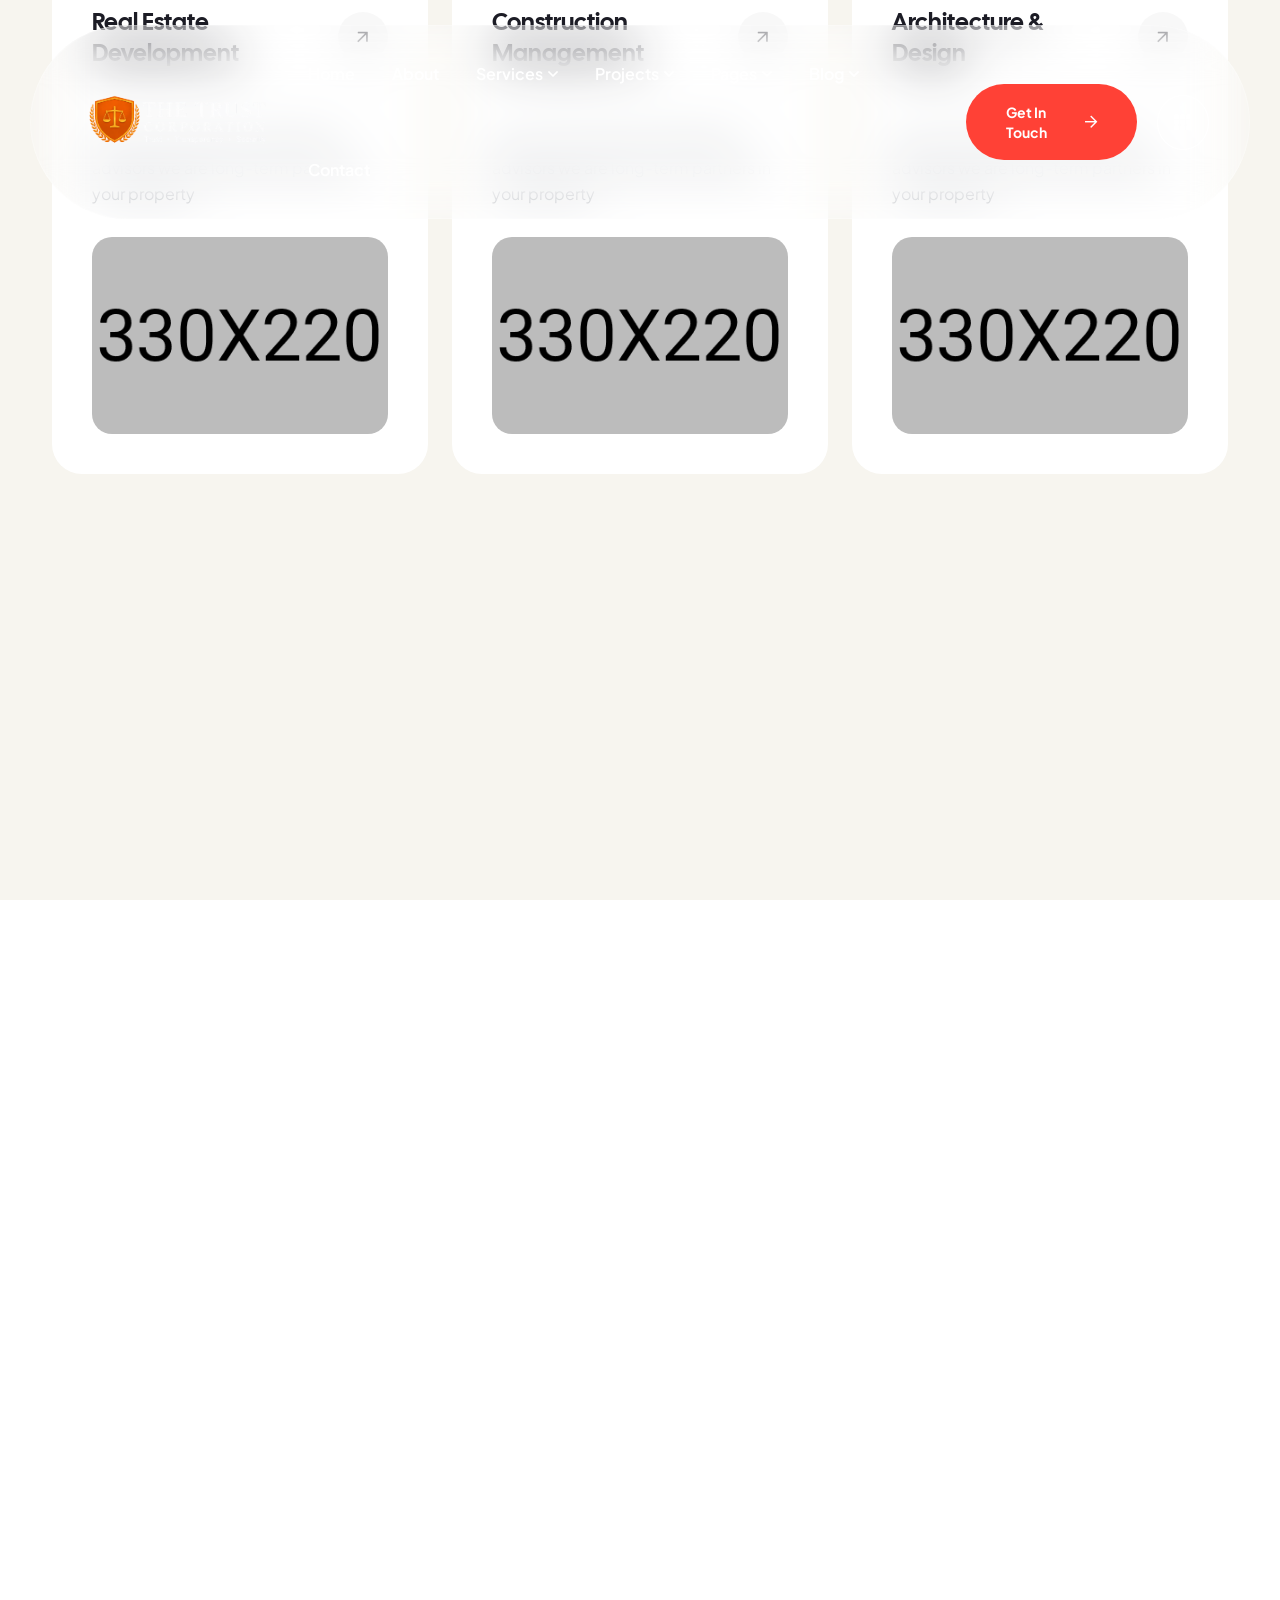
<file: services.html>
<!DOCTYPE html>
<html lang="zxx">
    <head>
        <!--====== Required meta tags ======-->
        <meta charset="utf-8">
        <meta http-equiv="x-ua-compatible" content="ie=edge">
        <meta name="description" content="AI, Agency, Technology">
        <meta name="viewport" content="width=device-width, initial-scale=1, shrink-to-fit=no">
        <!--====== Title ======-->
        <title>Renvia - Real Estate Group HTML5 Template</title>
        <!--====== Favicon Icon ======-->
        <link rel="shortcut icon" href="assets/images/favicon.png" type="image/png">
        <!--====== Google Fonts ======-->
        <link href="https://fonts.googleapis.com/css2?family=Cal+Sans&family=Plus+Jakarta+Sans:ital,wght@0,200..800;1,200..800&display=swap" rel="stylesheet">
        <!--====== FontAwesome css ======-->
        <link rel="stylesheet" href="assets/fonts/fontawesome/css/all.min.css">
        <!--====== Bootstrap css ======-->
        <link rel="stylesheet" href="assets/css/plugins/bootstrap.min.css">
        <!--====== Slick-popup css ======-->
        <link rel="stylesheet" href="assets/css/plugins/slick.css">
        <!--====== Magnific-popup css ======-->
        <link rel="stylesheet" href="assets/css/plugins/magnific-popup.css">
        <!--====== Aos css ======-->
        <link rel="stylesheet" href="assets/css/plugins/aos.css">
        <!--====== Default css ======-->
        <link rel="stylesheet" href="assets/css/spacings.css">
        <!--====== Default css ======-->
        <link rel="stylesheet" href="assets/css/style.css">
    </head>
    <body class="axis-innerpage">
        <!--====== Start Preloader ======-->
        <div class="preloader">
            <div class="loading-wrapper">
                <div class="loading"></div>
                <div id="loading-icon"><img src="assets/images/loader.png" alt="loader"></div>
            </div>
        </div><!--====== End Preloader ======-->
        <!--====== Renvia Offcanvas Panel ======-->
        <div class="renvia-offcanvas-panel">
            <div class="offcanvas-panel-inner">
                <div class="panel-header d-flex justify-content-between align-items-center">
                    <a href="index.html" class="brand-logo"><img src="assets/images/home-one/logo/thetrust_logo_header.png" alt="Brand Logo"></a>
                    <div class="panel-close-btn"><i class="far fa-times"></i></div>
                </div>
                <div class="offcanvas-body">
                    <!-- Panel Box -->
                    <div class="panel-box mb-40">
                        <h4 class="panel-widget-title mb-10">Who Renvia Agency?</h4>
                        <p>We turn your dream vacations into unforgettable realities. Whether you're seeking a relaxing beach escape, a thrilling adventure</p>
                    </div>
                    <!-- Panel Box -->
                    <div class="panel-box mb-40">
                        <h4 class="panel-widget-title mb-20">Popular Rent</h4>
                        <!-- Renvia Project Item -->
                        <div class="renvia-project-item mb-20">
                            <div class="project-thumbnail">
                                <img src="assets/images/offcanvas/project-img1.jpg" alt="tour image">
                                <div class="hover-content">
                                    <div class="project-content">
                                        <span class="location"><i class="far fa-map-marker-alt"></i>New York, NY</span>
                                        <h4 class="title"><a href="project-details.html">Apartment Building</a></h4>
                                    </div>
                                </div>
                            </div>
                        </div>
                        <!-- Renvia Project Item -->
                        <div class="renvia-project-item">
                            <div class="project-thumbnail">
                                <img src="assets/images/offcanvas/project-img2.jpg" alt="tour image">
                                <div class="hover-content">
                                    <div class="project-content">
                                        <span class="location"><i class="far fa-map-marker-alt"></i>New York, NY</span>
                                        <h4 class="title"><a href="project-details.html">Commercial Space</a></h4>
                                    </div>
                                </div>
                            </div>
                        </div>
                    </div>
                </div>
                <!-- Panel Box -->
                <div class="panel-box">
                    <h4>Newsletter</h4>
                    <p class="mb-15">Get every travel news update</p>
                    <form autocomplete="off">
                        <div class="form-group">
                            <input type="text" class="form_control" placeholder="Email address" name="search">
                            <button class="theme-btn style-one">Subscribe</button>
                        </div>
                    </form>
                </div>
            </div>
        </div>
        <!--====== Start Overlay ======-->
        <div class="offcanvas__overlay"></div>
        <!--=== Start  Header Area  ===-->
        <header class="header-area header-four">
            <!--====  Header Navigation  ===-->
            <div class="container-fluid">
                <div class="header-navigation">
                    <!--====  Primary Menu  ===-->
                    <div class="primary-menu">
                        <!--====  Site Branding  ===-->
                        <div class="site-branding">
                            <a href="index.html" class="brand-logo"><img src="assets/images/home-one/logo/the_trust_logo_footer.png" alt="Brand Logo"></a>
                        </div>
                        <!--=== Main Menu ===-->
                        <div class="theme-nav-menu">
                            <!--=== Menu Top ===-->
                            <div class="theme-menu-top d-block d-xl-none">
                                <div class="site-branding">
                                    <a href="index.html" class="brand-logo"><img src="assets/images/home-one/logo/thetrust_logo_header.png" alt="Brand Logo"></a>
                                </div>
                            </div>
                            <!--=== Main Menu ===-->
                            <nav class="main-menu">
                                <ul>
                                    <li class="menu-item"><a href="index.html">Home</a></li>
                                    <li class="menu-item"><a href="about.html">About</a></li>
                                    <li class="menu-item has-children"><a href="#">Services</a>
                                        <ul class="sub-menu">
                                            <li><a href="services.html">Our Services</a></li>
                                            <li><a href="service-details.html">Service Details</a></li>
                                        </ul>
                                    </li>
                                    <li class="menu-item has-children"><a href="#">Projects</a>
                                        <ul class="sub-menu">
                                            <li><a href="projects.html">Our Projects</a></li>
                                            <li><a href="project-details.html">Project Details</a></li>
                                        </ul>
                                    </li>
                                    <li class="menu-item has-children"><a href="#">Pages</a>
                                        <ul class="sub-menu">
                                            <li><a href="team.html">Our Team</a></li>
                                            <li><a href="team-details.html">Team Details</a></li>
                                            <li><a href="pricing.html">Pricing</a></li>
                                            <li><a href="faq.html">Faqs</a></li>
                                            <li><a href="404.html">404</a></li>
                                        </ul>
                                    </li>
                                    <li class="menu-item has-children"><a href="#">Blog</a>
                                        <ul class="sub-menu">
                                            <li><a href="blog-grid.html">Blog Grid</a></li>
                                            <li><a href="blog-standard.html">Blog Standard</a></li>
                                            <li><a href="blog-details.html">Blog Details</a></li>
                                        </ul>
                                    </li>
                                    <li class="menu-item"><a href="contact.html">Contact</a></li>
                                </ul>
                            </nav>
                            <!--=== Nav Button ===-->
                            <div class="theme-nav-button mt-20 d-block d-md-none">
                                <a href="contact.html" class="theme-btn style-one">Get In Touch<i class="far fa-arrow-right"></i></a>
                            </div>
                            <!--===  Menu Bottom ===-->
                            <div class="theme-menu-bottom mt-50 d-block d-xl-none">
                                <h5>Follow Us</h5>
                                <ul class="social-link">
                                    <li><a href="#"><i class="fab fa-facebook-f"></i></a></li>
                                    <li><a href="#"><i class="fab fa-twitter"></i></a></li>
                                    <li><a href="#"><i class="fab fa-linkedin-in"></i></a></li>
                                    <li><a href="#"><i class="fab fa-youtube"></i></a></li>
                                </ul>
                            </div>
                        </div>
                        <!--=== Header Nav Right ===-->
                        <div class="nav-right-item">
                            <div class="nav-button d-none d-md-block">
                                <a href="contact.html" class="theme-btn style-one">Get In Touch<i class="far fa-arrow-right"></i></a>
                            </div>
                            <div class="offcanvas-toggle">
                                <i class="fas fa-th"></i>
                            </div>
                            <div class="navbar-toggler">
                                <span></span>
                                <span></span>
                                <span></span>
                            </div>
                        </div>
                    </div>
                </div>
            </div>    
        </header><!--=== End  Header Area  ===-->
        <!--======  Smooth Wrapper  ======-->
        <div id="smooth-wrapper">
            <div id="smooth-content">
                <main>
                    <!--======  Start Page Hero Section  ======-->
                    <section class="page-hero bg_cover p-r z-1" data-src="assets/images/innerpage/bg/page-bg.jpg">
                        <div class="container">
                            <div class="row justify-content-center">
                                <div class="col-lg-8">
                                    <!--=== Page Content ===-->
                                    <div class="page-content text-center">
                                        <h1>Services</h1>
                                        <ul>
                                            <li><a href="index.html">Home</a></li>
                                            <li>Services</li>
                                        </ul>
                                    </div>
                                </div>
                            </div>
                        </div>
                    </section><!--======  End Page Hero Section  ======-->
                    <!--======  Start Service Section  ======-->
                    <section class="renvia-service_one gray-bg pt-120 pb-80">
                        <div class="container">
                            <div class="row">
                                <div class="col-xl-4 col-md-6 col-sm-12">
                                    <!-- Renvia Service Card -->
                                    <div class="renvia-service-card style-one mb-40" data-aos="fade-up" data-aos-duration="800">
                                        <div class="content">
                                            <div class="title-wrap">
                                                <h4><a href="service-details.html">Real Estate Development</a></h4>
                                                <a href="service-details.html" class="icon-btn"><i class="far fa-arrow-right"></i></a>
                                            </div>
                                            <p>we are more than just real estate advisors we are long-term partners in your property</p>
                                            <img src="assets/images/innerpage/service/service-img1.jpg" alt="service image">
                                        </div>
                                    </div>
                                </div>
                                <div class="col-xl-4 col-md-6 col-sm-12">
                                    <!-- Renvia Service Card -->
                                    <div class="renvia-service-card style-one mb-40" data-aos="fade-up" data-aos-duration="1000">
                                        <div class="content">
                                            <div class="title-wrap">
                                                <h4><a href="service-details.html">Construction Management</a></h4>
                                                <a href="service-details.html" class="icon-btn"><i class="far fa-arrow-right"></i></a>
                                            </div>
                                            <p>we are more than just real estate advisors we are long-term partners in your property</p>
                                            <img src="assets/images/innerpage/service/service-img2.jpg" alt="service image">
                                        </div>
                                    </div>
                                </div>
                                <div class="col-xl-4 col-md-6 col-sm-12">
                                    <!-- Renvia Service Card -->
                                    <div class="renvia-service-card style-one mb-40" data-aos="fade-up" data-aos-duration="1200">
                                        <div class="content">
                                            <div class="title-wrap">
                                                <h4><a href="service-details.html">Architecture & Design</a></h4>
                                                <a href="service-details.html" class="icon-btn"><i class="far fa-arrow-right"></i></a>
                                            </div>
                                            <p>we are more than just real estate advisors we are long-term partners in your property</p>
                                            <img src="assets/images/innerpage/service/service-img3.jpg" alt="service image">
                                        </div>
                                    </div>
                                </div>
                                <div class="col-xl-4 col-md-6 col-sm-12">
                                    <!-- Renvia Service Card -->
                                    <div class="renvia-service-card style-one mb-40" data-aos="fade-up" data-aos-duration="1400">
                                        <div class="content">
                                            <div class="title-wrap">
                                                <h4><a href="service-details.html">Project Management</a></h4>
                                                <a href="service-details.html" class="icon-btn"><i class="far fa-arrow-right"></i></a>
                                            </div>
                                            <p>we are more than just real estate advisors we are long-term partners in your property</p>
                                            <img src="assets/images/innerpage/service/service-img4.jpg" alt="service image">
                                        </div>
                                    </div>
                                </div>
                                <div class="col-xl-4 col-md-6 col-sm-12">
                                    <!-- Renvia Service Card -->
                                    <div class="renvia-service-card style-one mb-40" data-aos="fade-up" data-aos-duration="1600">
                                        <div class="content">
                                            <div class="title-wrap">
                                                <h4><a href="service-details.html">Commercial Properties</a></h4>
                                                <a href="service-details.html" class="icon-btn"><i class="far fa-arrow-right"></i></a>
                                            </div>
                                            <p>we are more than just real estate advisors we are long-term partners in your property</p>
                                            <img src="assets/images/innerpage/service/service-img5.jpg" alt="service image">
                                        </div>
                                    </div>
                                </div>
                                <div class="col-xl-4 col-md-6 col-sm-12">
                                    <!-- Renvia Service Card -->
                                    <div class="renvia-service-card style-one mb-40" data-aos="fade-up" data-aos-duration="1800">
                                        <div class="content">
                                            <div class="title-wrap">
                                                <h4><a href="service-details.html">Real Estate Investment</a></h4>
                                                <a href="service-details.html" class="icon-btn"><i class="far fa-arrow-right"></i></a>
                                            </div>
                                            <p>we are more than just real estate advisors we are long-term partners in your property</p>
                                            <img src="assets/images/innerpage/service/service-img6.jpg" alt="service image">
                                        </div>
                                    </div>
                                </div>
                            </div>
                        </div>
                    </section><!--======  End Service Section  ======-->
                    <!--======  Start CTA Section  ======-->
                    <section class="renvia-cta_one bg_cover pt-105 pb-115" data-src="assets/images/innerpage/bg/cta-bg1.jpg">
                        <div class="container">
                            <div class="row align-items-center">
                                <div class="col-lg-8">
                                    <!-- Renvia Content Box -->
                                    <div class="renvia-content-box mb-4 mb-xl-0 text-white text-center text-lg-start">
                                        <h2 class="text-anm">Let’s Request a Schedule For Free Consultation</h2>
                                        <p data-aos="fade-up" data-aos-duration="1000">Shape your future with us, building careers, developing communities.</p>
                                    </div>
                                </div>
                                <div class="col-lg-4">
                                    <!-- Renvia Button -->
                                    <div class="renvia-button text-center text-lg-end" data-aos="fade-up" data-aos-duration="1000">
                                        <a href="team.html" class="theme-btn style-one">Join Our Team<i class="far fa-arrow-right"></i></a>
                                    </div>
                                </div>
                            </div>
                        </div>
                    </section><!--======  End CTA Section  ======-->
                    <!--======  Start Contact Section  ======-->
                    <section class="renvia-contact_two pt-120 pb-120 p-r z-1">
                        <div class="contact-map"><img src="assets/images/innerpage/bg/map.png" alt="map"></div>
                        <div class="container">
                            <div class="row justify-content-center">
                                <div class="col-xl-7 col-lg-10">
                                    <!-- Renvia Content Box -->
                                    <div class="renvia-content-box mb-5 mb-xl-0">
                                        <!-- Section Title -->
                                        <div class="section-title">
                                            <span class="sub-title" data-aos="fade-down" data-aos-duration="800"><span class="line"></span>Free Consultation<img src="assets/images/line2.png" alt="line"></span>
                                            <h2 class="text-anm">Book A Free IT Consultation</h2>
                                        </div>
                                        <p data-aos="fade-up" data-aos-duration="800">It is a long established fact that a reader will be distracted the readab content of a page when looking at layout the point.</p>
                                        <div class="row">
                                            <div class="col-md-6">
                                                <!-- Renvia Info Box -->
                                                <div class="renvia-info-item style-one mb-40" data-aos="fade-up" data-aos-duration="1000">
                                                    <div class="icon">
                                                        <i class="far fa-map-marker-alt"></i>
                                                    </div>
                                                    <div class="content">
                                                        <h5>Location</h5>
                                                        <p>1321 Gateway Atlantic City, Florida, 54012</p>
                                                    </div>
                                                </div>
                                            </div>
                                            <div class="col-md-6">
                                                <!-- Renvia Info Box -->
                                                <div class="renvia-info-item style-one mb-40" data-aos="fade-up" data-aos-duration="1200">
                                                    <div class="icon">
                                                        <i class="far fa-phone-alt"></i>
                                                    </div>
                                                    <div class="content">
                                                        <h5>Phone</h5>
                                                        <p><a href="tel:(+256)214203215">(+256) 214 203 215</a></p>
                                                        <p><a href="tel:(+256)214203215">(+256) 214 203 216</a></p>
                                                    </div>
                                                </div>
                                            </div>
                                            <div class="col-md-6">
                                                <!-- Renvia Info Box -->
                                                <div class="renvia-info-item style-one mb-40" data-aos="fade-up" data-aos-duration="1400">
                                                    <div class="icon">
                                                        <i class="far fa-map-marker-alt"></i>
                                                    </div>
                                                    <div class="content">
                                                        <h5>Email</h5>
                                                        <p><a href="mailto:info@company.com">info@company.com</a></p>
                                                        <p><a href="mailto:info@company.com">Axis.info@gmail.comm</a></p>
                                                    </div>
                                                </div>
                                            </div>
                                            <div class="col-md-6">
                                                <!-- Renvia Info Box -->
                                                <div class="renvia-info-item style-one mb-40" data-aos="fade-up" data-aos-duration="1600">
                                                    <div class="icon">
                                                        <i class="far fa-map-marker-alt"></i>
                                                    </div>
                                                    <div class="content">
                                                        <h5>Social</h5>
                                                        <div class="social-box">
                                                            <a href="#"><i class="fab fa-facebook-f"></i></a>
                                                            <a href="#"><i class="fab fa-twitter"></i></a>
                                                            <a href="#"><i class="fab fa-instagram"></i></a>
                                                            <a href="#"><i class="fab fa-linkedin-in"></i></a>
                                                        </div>
                                                    </div>
                                                </div>
                                            </div>
                                        </div>
                                        <!--=== Map Box ===-->
                                        <div class="map-box mt-5 mt-xl-0" data-aos="fade-up" data-aos-duration="1800">
                                            <iframe src="https://www.google.com/maps/embed?pb=!1m10!1m8!1m3!1d96777.16150026117!2d-74.00840582560909!3d40.71171357405996!3m2!1i1024!2i768!4f13.1!5e0!3m2!1sen!2sbd!4v1706508986625!5m2!1sen!2sbd" loading="lazy">
                                            </iframe>
                                        </div>
                                    </div>
                                </div>
                                <div class="col-xl-5 col-lg-10">
                                    <!-- Contact Form Wrapper -->
                                    <div class="contact-form-wrapper" data-aos="fade-up" data-aos-duration="1200">
                                        <h4>Send Us message</h4>
                                        <form>
                                            <div class="row">
                                                <div class="col-lg-12">
                                                    <div class="form-group">
                                                        <label>Full Name*</label>
                                                        <input type="text" class="form_control" placeholder="Full Name*" name="name" required>
                                                    </div>
                                                </div>
                                                <div class="col-lg-12">
                                                    <div class="form-group">
                                                        <label>Email Address*</label>
                                                        <input type="email" class="form_control" placeholder="Email Address*" name="email" required>
                                                    </div>
                                                </div>
                                                <div class="col-lg-12">
                                                    <div class="form-group">
                                                        <label>Company Name*</label>
                                                        <input type="text" class="form_control" placeholder="Company Name*" name="cname" required>
                                                    </div>
                                                </div>
                                                <div class="col-lg-12">
                                                    <div class="form-group">
                                                        <label>Message*</label>
                                                        <textarea name="message" placeholder="Write Your Message Here" rows="4" class="form_control"></textarea>
                                                    </div>
                                                </div>
                                                <div class="col-lg-12">
                                                    <div class="form-group">
                                                        <button class="theme-btn style-one">Send A Request<i class="far fa-arrow-right"></i></button>
                                                    </div>
                                                </div>
                                            </div>
                                        </form>
                                    </div>
                                </div>
                            </div>
                        </div>
                    </section><!--======  End Contact Section  ======-->
                </main>
                <!--======  Start Footer  ======-->
                <footer class="main-footer footer-v1 pt-80">
                    <div class="container">
                        <!--=== Footer Top ===-->
                        <div class="footer-top">
                            <div class="row align-items-center">
                                <div class="col-lg-8">
                                    <div class="section-title text-white mb-55 text-center text-lg-start" data-aos="fade-up" data-aos-duration="800">
                                        <h2>Let’s Get Started on Your Project?</h2>
                                        <p>Let’s talk to us, share your dream project and we will transform it into reality</p>
                                    </div>
                                </div>
                                <div class="col-lg-4">
                                    <div class="renvia-button text-lg-end mb-60 text-center" data-aos="fade-up" data-aos-duration="800">
                                        <a href="contact.html" class="theme-btn style-one">Get In Touch<i class="far fa-arrow-right"></i></a>
                                    </div>
                                </div>
                            </div>
                        </div>
                        <!--=== Footer Widget Area ===-->
                        <div class="footer-widget-area pt-80 pb-30">
                            <div class="row">
                                <div class="col-lg-3 col-md-6">
                                    <!--=== Footer Widget ===-->
                                    <div class="footer-widget footer-about-widget mb-40" data-aos="fade-up" data-aos-duration="800">
                                        <div class="widget-content">
                                            <div class="footer-logo mb-30">
                                                <a href="index.html"><img src="assets/images/home-one/logo/the_trust_logo_footer.png" alt="Brand Logo"></a>
                                            </div>
                                            <p>Renviais a trusted real estate group specializing  residential, commercial, investment properties commitment.</p>
                                            <div class="social-box">
                                                <a href="#"><i class="fab fa-facebook-f"></i></a>
                                                <a href="#"><i class="fab fa-twitter"></i></a>
                                                <a href="#"><i class="fab fa-linkedin-in"></i></a>
                                                <a href="#"><i class="fab fa-youtube"></i></a>
                                            </div>
                                        </div>
                                    </div>
                                </div>
                                <div class="col-lg-3 col-md-6">
                                    <!--=== Footer Widget ===-->
                                    <div class="footer-widget footer-nav-widget mb-40 ms-0 ms-lg-5" data-aos="fade-up" data-aos-duration="1000">
                                        <div class="widget-content">
                                            <h4 class="widget-title">Quick Links</h4>
                                            <div class="line-wrap"><span></span><span></span><span></span></div>
                                            <ul class="widget-nav">
                                                <li><a href="index.html">About Us</a></li>
                                                <li><a href="about.html">Why Choose Us</a></li>
                                                <li><a href="services.html">Our Team</a></li>
                                                <li><a href="projects.html">Solutions</a></li>
                                                <li><a href="contact.html">Contact</a></li>
                                            </ul>
                                        </div>
                                    </div>
                                </div>
                                <div class="col-lg-3 col-md-6">
                                    <!--=== Footer Widget ===-->
                                    <div class="footer-widget footer-nav-widget mb-40" data-aos="fade-up" data-aos-duration="1200">
                                        <div class="widget-content">
                                            <h4 class="widget-title">Our Services</h4>
                                            <div class="line-wrap"><span></span><span></span><span></span></div>
                                            <ul class="widget-nav">
                                                <li><a href="service-details.html">Our Project</a></li>
                                                <li><a href="service-details.html">News & Updates</a></li>
                                                <li><a href="service-details.html">Terms & Conditions</a></li>
                                                <li><a href="service-details.html">Support Centre</a></li>
                                                <li><a href="service-details.html">Contact</a></li>
                                            </ul>
                                        </div>
                                    </div>
                                </div>
                                <div class="col-lg-3 col-md-6">
                                    <!--=== Footer Widget ===-->
                                    <div class="footer-widget footer-newsletter-widget mb-40" data-aos="fade-up" data-aos-duration="1400">
                                        <div class="widget-content">
                                            <h4 class="widget-title">Newsletter</h4>
                                            <div class="line-wrap"><span></span><span></span><span></span></div>
                                            <p>Subscribe to Our Newsletter. Regular inspection and feedback mechanisms</p>
                                            <form>
                                                <div class="form-group">
                                                    <input type="email" class="form_control" placeholder="Enter your email" name="email">
                                                    <button class="submit-btn"><i class="far fa-paper-plane"></i></button>
                                                </div>
                                            </form>
                                        </div>
                                    </div>
                                </div>
                            </div>
                        </div>
                        <!--=== Copyright Area ===-->
                        <div class="copyright-area">
                            <div class="row">
                                <div class="col-lg-6">
                                    <!--=== Copyright Text ===-->
                                    <div class="copyright-text text-lg-start text-center">
                                        <p>&copy;All Copyright 2025 by Renvia</p>
                                    </div>
                                </div>
                                <div class="col-lg-6">
                                    <!--=== Copyright link ===-->
                                    <div class="copyright-link text-lg-end text-center">
                                        <a href="index.html">Terms & Conditions</a>
                                        <a href="index.html">Privacy Policy</a>
                                    </div>
                                </div>
                            </div>
                        </div>
                    </div>
                </footer><!--======  End Footer  ======-->
            </div>
        </div>
        <!--====== Jquery js ======-->
        <script src="assets/js/plugins/jquery-3.7.1.min.js"></script>
        <!--====== Bootstrap js ======-->
        <script src="assets/js/plugins/popper.min.js"></script>
        <!--====== Bootstrap js ======-->
        <script src="assets/js/plugins/bootstrap.min.js"></script>
        <!--====== Gsap Js ======-->
        <script src="assets/js/plugins/gsap/gsap.min.js"></script>
        <script src="assets/js/plugins/gsap/SplitText.min.js"></script>
        <script src="assets/js/plugins/gsap/ScrollSmoother.min.js"></script>
        <script src="assets/js/plugins/gsap/ScrollTrigger.min.js"></script>
        <!--====== Slick js ======-->
        <script src="assets/js/plugins/slick.min.js"></script>
        <!--====== Magnific js ======-->
        <script src="assets/js/plugins/jquery.magnific-popup.min.js"></script>
        <!--====== Waypoint js ======-->
        <script src="assets/js/plugins/jquery.waypoints.js"></script>
        <!--====== CounterUp js ======-->
        <script src="assets/js/plugins/jquery.counterup.min.js"></script>
        <!--====== Aos js ======-->
        <script src="assets/js/plugins/aos.js"></script>
        <!--====== Common js ======-->
        <script src="assets/js/theme.js"></script>
    </body>
</html>
</file>
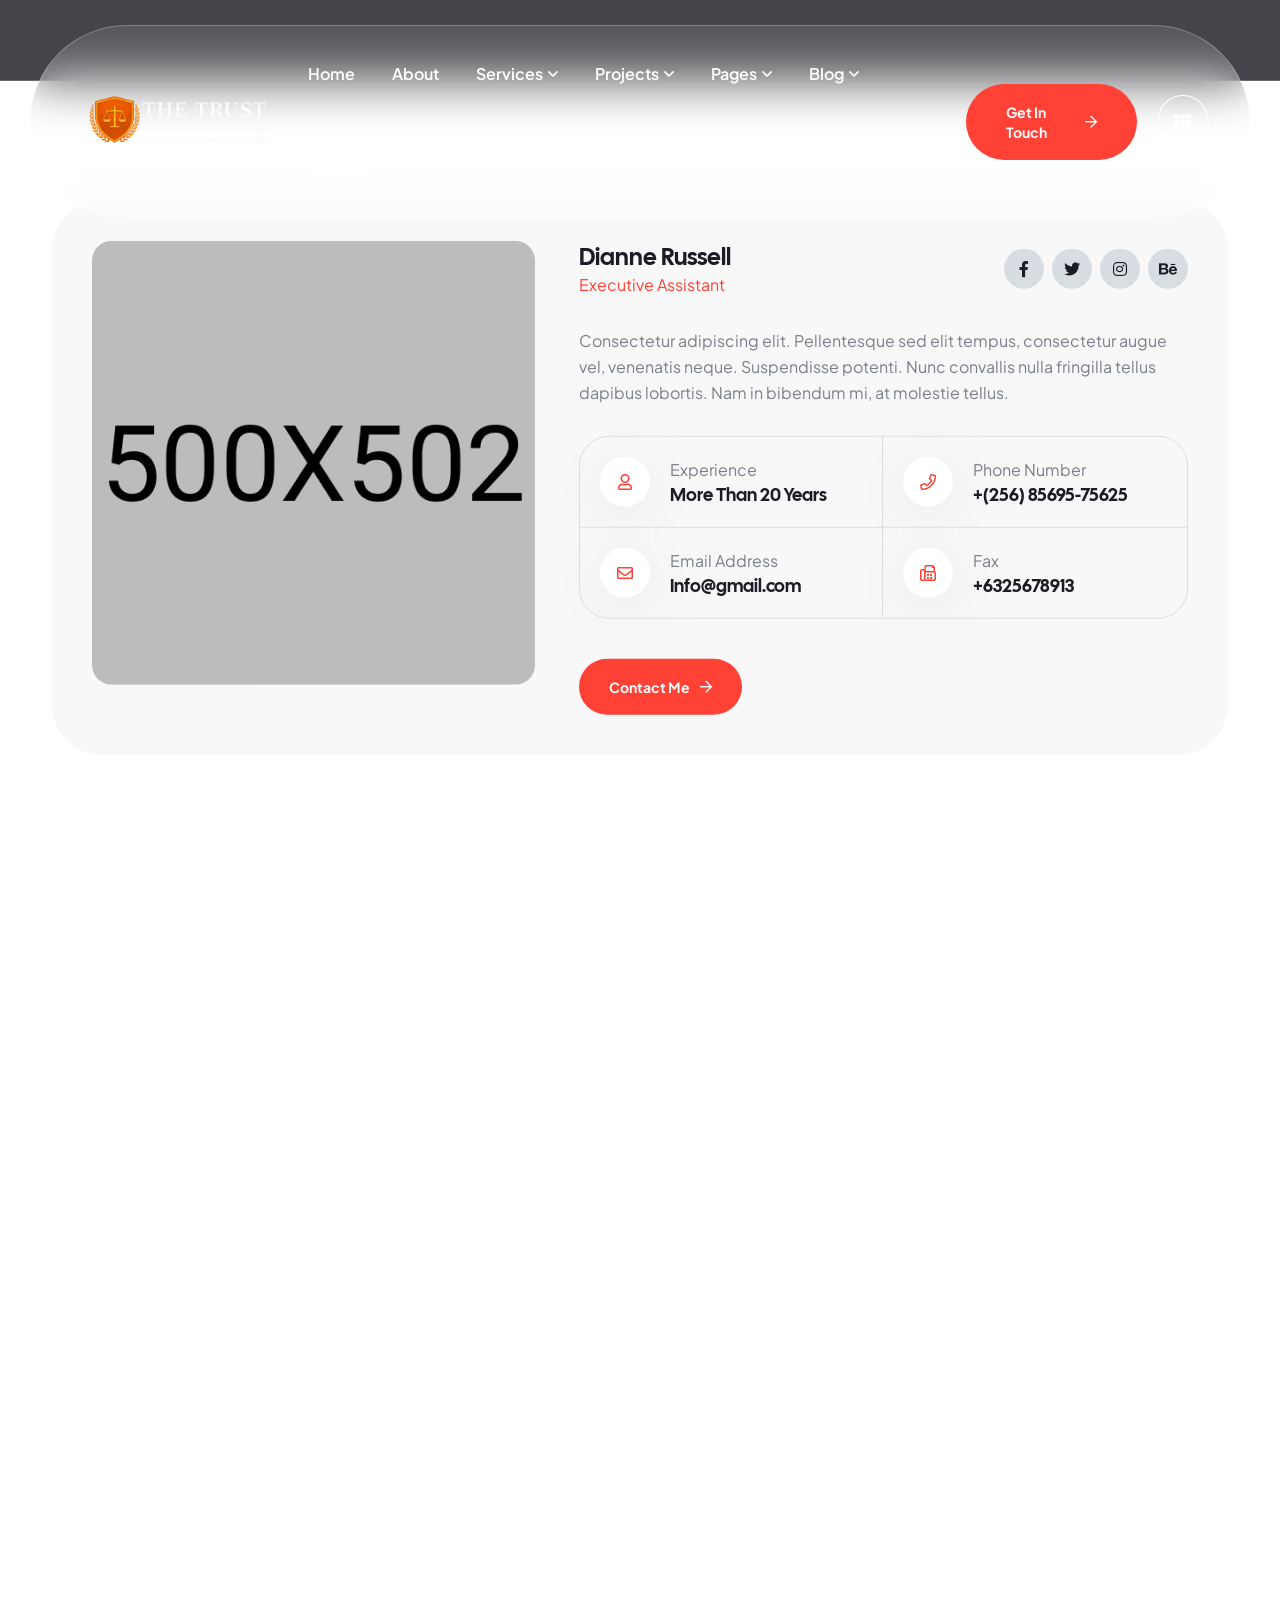
<file: team-details.html>
<!DOCTYPE html>
<html lang="zxx">
    <head>
        <!--====== Required meta tags ======-->
        <meta charset="utf-8">
        <meta http-equiv="x-ua-compatible" content="ie=edge">
        <meta name="description" content="AI, Agency, Technology">
        <meta name="viewport" content="width=device-width, initial-scale=1, shrink-to-fit=no">
        <!--====== Title ======-->
        <title>Renvia - Real Estate Group HTML5 Template</title>
        <!--====== Favicon Icon ======-->
        <link rel="shortcut icon" href="assets/images/favicon.png" type="image/png">
        <!--====== Google Fonts ======-->
        <link href="https://fonts.googleapis.com/css2?family=Cal+Sans&family=Plus+Jakarta+Sans:ital,wght@0,200..800;1,200..800&display=swap" rel="stylesheet">
        <!--====== FontAwesome css ======-->
        <link rel="stylesheet" href="assets/fonts/fontawesome/css/all.min.css">
        <!--====== Bootstrap css ======-->
        <link rel="stylesheet" href="assets/css/plugins/bootstrap.min.css">
        <!--====== Slick-popup css ======-->
        <link rel="stylesheet" href="assets/css/plugins/slick.css">
        <!--====== Magnific-popup css ======-->
        <link rel="stylesheet" href="assets/css/plugins/magnific-popup.css">
        <!--====== Aos css ======-->
        <link rel="stylesheet" href="assets/css/plugins/aos.css">
        <!--====== Default css ======-->
        <link rel="stylesheet" href="assets/css/spacings.css">
        <!--====== Default css ======-->
        <link rel="stylesheet" href="assets/css/style.css">
    </head>
    <body class="axis-innerpage">
        <!--====== Start Preloader ======-->
        <div class="preloader">
            <div class="loading-wrapper">
                <div class="loading"></div>
                <div id="loading-icon"><img src="assets/images/loader.png" alt="loader"></div>
            </div>
        </div><!--====== End Preloader ======-->
        <!--====== Renvia Offcanvas Panel ======-->
        <div class="renvia-offcanvas-panel">
            <div class="offcanvas-panel-inner">
                <div class="panel-header d-flex justify-content-between align-items-center">
                    <a href="index.html" class="brand-logo"><img src="assets/images/home-one/logo/thetrust_logo_header.png" alt="Brand Logo"></a>
                    <div class="panel-close-btn"><i class="far fa-times"></i></div>
                </div>
                <div class="offcanvas-body">
                    <!-- Panel Box -->
                    <div class="panel-box mb-40">
                        <h4 class="panel-widget-title mb-10">Who Renvia Agency?</h4>
                        <p>We turn your dream vacations into unforgettable realities. Whether you're seeking a relaxing beach escape, a thrilling adventure</p>
                    </div>
                    <!-- Panel Box -->
                    <div class="panel-box mb-40">
                        <h4 class="panel-widget-title mb-20">Popular Rent</h4>
                        <!-- Renvia Project Item -->
                        <div class="renvia-project-item mb-20">
                            <div class="project-thumbnail">
                                <img src="assets/images/offcanvas/project-img1.jpg" alt="tour image">
                                <div class="hover-content">
                                    <div class="project-content">
                                        <span class="location"><i class="far fa-map-marker-alt"></i>New York, NY</span>
                                        <h4 class="title"><a href="project-details.html">Apartment Building</a></h4>
                                    </div>
                                </div>
                            </div>
                        </div>
                        <!-- Renvia Project Item -->
                        <div class="renvia-project-item">
                            <div class="project-thumbnail">
                                <img src="assets/images/offcanvas/project-img2.jpg" alt="tour image">
                                <div class="hover-content">
                                    <div class="project-content">
                                        <span class="location"><i class="far fa-map-marker-alt"></i>New York, NY</span>
                                        <h4 class="title"><a href="project-details.html">Commercial Space</a></h4>
                                    </div>
                                </div>
                            </div>
                        </div>
                    </div>
                </div>
                <!-- Panel Box -->
                <div class="panel-box">
                    <h4>Newsletter</h4>
                    <p class="mb-15">Get every travel news update</p>
                    <form autocomplete="off">
                        <div class="form-group">
                            <input type="text" class="form_control" placeholder="Email address" name="search">
                            <button class="theme-btn style-one">Subscribe</button>
                        </div>
                    </form>
                </div>
            </div>
        </div>
        <!--====== Start Overlay ======-->
        <div class="offcanvas__overlay"></div>
        <!--=== Start  Header Area  ===-->
        <header class="header-area header-four">
            <!--====  Header Navigation  ===-->
            <div class="container-fluid">
                <div class="header-navigation">
                    <!--====  Primary Menu  ===-->
                    <div class="primary-menu">
                        <!--====  Site Branding  ===-->
                        <div class="site-branding">
                            <a href="index.html" class="brand-logo"><img src="assets/images/home-one/logo/the_trust_logo_footer.png" alt="Brand Logo"></a>
                        </div>
                        <!--=== Main Menu ===-->
                        <div class="theme-nav-menu">
                            <!--=== Menu Top ===-->
                            <div class="theme-menu-top d-block d-xl-none">
                                <div class="site-branding">
                                    <a href="index.html" class="brand-logo"><img src="assets/images/home-one/logo/thetrust_logo_header.png" alt="Brand Logo"></a>
                                </div>
                            </div>
                            <!--=== Main Menu ===-->
                            <nav class="main-menu">
                                <ul>
                                    <li class="menu-item"><a href="index.html">Home</a></li>
                                    <li class="menu-item"><a href="about.html">About</a></li>
                                    <li class="menu-item has-children"><a href="#">Services</a>
                                        <ul class="sub-menu">
                                            <li><a href="services.html">Our Services</a></li>
                                            <li><a href="service-details.html">Service Details</a></li>
                                        </ul>
                                    </li>
                                    <li class="menu-item has-children"><a href="#">Projects</a>
                                        <ul class="sub-menu">
                                            <li><a href="projects.html">Our Projects</a></li>
                                            <li><a href="project-details.html">Project Details</a></li>
                                        </ul>
                                    </li>
                                    <li class="menu-item has-children"><a href="#">Pages</a>
                                        <ul class="sub-menu">
                                            <li><a href="team.html">Our Team</a></li>
                                            <li><a href="team-details.html">Team Details</a></li>
                                            <li><a href="pricing.html">Pricing</a></li>
                                            <li><a href="faq.html">Faqs</a></li>
                                            <li><a href="404.html">404</a></li>
                                        </ul>
                                    </li>
                                    <li class="menu-item has-children"><a href="#">Blog</a>
                                        <ul class="sub-menu">
                                            <li><a href="blog-grid.html">Blog Grid</a></li>
                                            <li><a href="blog-standard.html">Blog Standard</a></li>
                                            <li><a href="blog-details.html">Blog Details</a></li>
                                        </ul>
                                    </li>
                                    <li class="menu-item"><a href="contact.html">Contact</a></li>
                                </ul>
                            </nav>
                            <!--=== Nav Button ===-->
                            <div class="theme-nav-button mt-20 d-block d-md-none">
                                <a href="contact.html" class="theme-btn style-one">Get In Touch<i class="far fa-arrow-right"></i></a>
                            </div>
                            <!--===  Menu Bottom ===-->
                            <div class="theme-menu-bottom mt-50 d-block d-xl-none">
                                <h5>Follow Us</h5>
                                <ul class="social-link">
                                    <li><a href="#"><i class="fab fa-facebook-f"></i></a></li>
                                    <li><a href="#"><i class="fab fa-twitter"></i></a></li>
                                    <li><a href="#"><i class="fab fa-linkedin-in"></i></a></li>
                                    <li><a href="#"><i class="fab fa-youtube"></i></a></li>
                                </ul>
                            </div>
                        </div>
                        <!--=== Header Nav Right ===-->
                        <div class="nav-right-item">
                            <div class="nav-button d-none d-md-block">
                                <a href="contact.html" class="theme-btn style-one">Get In Touch<i class="far fa-arrow-right"></i></a>
                            </div>
                            <div class="offcanvas-toggle">
                                <i class="fas fa-th"></i>
                            </div>
                            <div class="navbar-toggler">
                                <span></span>
                                <span></span>
                                <span></span>
                            </div>
                        </div>
                    </div>
                </div>
            </div>    
        </header><!--=== End  Header Area  ===-->
        <!--======  Smooth Wrapper  ======-->
        <div id="smooth-wrapper">
            <div id="smooth-content">
                <main>
                    <!--======  Start Page Hero Section  ======-->
                    <section class="page-hero bg_cover p-r z-1" data-src="assets/images/innerpage/bg/page-bg.jpg">
                        <div class="container">
                            <div class="row justify-content-center">
                                <div class="col-lg-8">
                                    <!--=== Page Content ===-->
                                    <div class="page-content text-center">
                                        <h1>Team Details</h1>
                                        <ul>
                                            <li><a href="index.html">Home</a></li>
                                            <li>Team Details</li>
                                        </ul>
                                    </div>
                                </div>
                            </div>
                        </div>
                    </section><!--======  End Page Hero Section  ======-->
                    <section class="renvia-team-details-sec pt-120">
                        <div class="container">
                            <div class="team-details-wrapper">
                                <div class="renvia-team-main">
                                    <div class="row">
                                        <div class="col-xl-5">
                                            <div class="member-image mb-5 mb-xl-0">
                                                <img src="assets/images/innerpage/team/team-single1.jpg" alt="member image">
                                            </div>
                                        </div>
                                        <div class="col-xl-7">
                                            <div class="member-info">
                                                <div class="title-social-wrap mb-10">
                                                    <div class="title-wrap mb-20">
                                                        <h4 class="title">Dianne Russell</h4>
                                                        <span class="position">Executive Assistant </span>
                                                    </div>
                                                    <div class="social-box mb-20">
                                                        <a href="#"><i class="fab fa-facebook-f"></i></a>
                                                        <a href="#"><i class="fab fa-twitter"></i></a>
                                                        <a href="#"><i class="fab fa-instagram"></i></a>
                                                        <a href="#"><i class="fab fa-behance"></i></a>
                                                    </div>
                                                </div>
                                                <p>Consectetur adipiscing elit. Pellentesque sed elit tempus, consectetur augue vel, venenatis neque. Suspendisse potenti. Nunc convallis nulla fringilla tellus dapibus lobortis. Nam in bibendum mi, at molestie tellus.</p>
                                                <div class="member-info-list mb-40" data-aos="fade-up" data-aos-duration="1000">
                                                    <div class="row g-xl-0">
                                                        <div class="col-md-6 item-border">
                                                            <!--=== Member Info Box ===-->
                                                            <div class="renvia-member-info-box">
                                                                <div class="icon">
                                                                    <i class="far fa-user"></i>
                                                                </div>
                                                                <div class="content">
                                                                    <span>Experience</span>
                                                                    <h4>More Than 20 Years</h4>
                                                                </div>
                                                            </div>
                                                        </div>
                                                        <div class="col-md-6 item-border">
                                                            <!--=== Member Info Box ===-->
                                                            <div class="renvia-member-info-box">
                                                                <div class="icon">
                                                                    <i class="far fa-phone"></i>
                                                                </div>
                                                                <div class="content">
                                                                    <span>Phone Number</span>
                                                                    <h4><a href="tel:+(256)85695-75625">+(256) 85695-75625</a></h4>
                                                                </div>
                                                            </div>
                                                        </div>
                                                        <div class="col-md-6 item-border">
                                                            <!--=== Member Info Box ===-->
                                                            <div class="renvia-member-info-box">
                                                                <div class="icon">
                                                                    <i class="far fa-envelope"></i>
                                                                </div>
                                                                <div class="content">
                                                                    <span>Email Address</span>
                                                                    <h4><a href="mailto:Info@gmail.com">Info@gmail.com</a></h4>
                                                                </div>
                                                            </div>
                                                        </div>
                                                        <div class="col-md-6 item-border">
                                                            <!--=== Member Info Box ===-->
                                                            <div class="renvia-member-info-box">
                                                                <div class="icon">
                                                                    <i class="far fa-fax"></i>
                                                                </div>
                                                                <div class="content">
                                                                    <span>Fax</span>
                                                                    <h4>+6325678913</h4>
                                                                </div>
                                                            </div>
                                                        </div>
                                                    </div>
                                                </div>
                                                <a href="contact.html" class="theme-btn style-one">Contact Me <i class="far fa-arrow-right"></i></a>
                                            </div>
                                        </div>
                                    </div>
                                </div>
                                <div class="row mt-90 align-items-center">
                                    <div class="col-lg-7">
                                        <div class="renvia-content-box pe-xl-5 mb-5 mb-xl-0" data-aos="fade-up" data-aos-duration="1000">
                                            <h3 class="mb-15">About Me</h3>
                                            <p class="mb-25">Consectetur adipiscing elit. Pellentesque sed elit tempus, consectetur augue vel, venenatis neque. Suspendisse potenti. Nunc convallis nulla fringilla tellus dapibus lobortis. Nam in bibendum mi, at molestie tellus. Quisque molestie vel elit nec ultrices. Pellentesque a ex id lectus sagittis bibendum. Mauris ante nunc, eleifend sed consectetur non, rutrum quis diam. Suspendisse ultricies</p>
                                            <p class="mb-25"> molestie tellus dapibus maximus. Quisque interdum accumsan velit ac pellentesque. Nam est risus, auctor ut diam in, mollis lobortis tellus. Suspendisse potenti. Nunc convallis nulla fringilla tellus dapibus lobortis. Nam in bibendum mi,</p>
                                        </div>
                                    </div>
                                    <div class="col-lg-5">
                                        <div class="renvia-skill-list" data-aos="fade-up" data-aos-duration="1000">
                                            <h3 class="mb-15">Personal Skills</h3>
                                            <p class="mb-25">we are more than just real estate advisors we are long-term partners in your property journey. With decades 25 years of experience </p>
                                            <div class="renvia-skill-item mb-25" data-aos="fade-up" data-aos-duration="1200">
                                                <div class="progress-title">
                                                    <h6>UX Design<span>90%</span></h6>
                                                </div>
                                                <div class="progress">
                                                    <div class="progress-bar" style="width: 80%;"></div>
                                                </div>
                                            </div>
                                            <div class="renvia-skill-item mb-25" data-aos="fade-up" data-aos-duration="1400">
                                                <div class="progress-title">
                                                    <h6>Problem solving<span>70%</span></h6>
                                                </div>
                                                <div class="progress">
                                                    <div class="progress-bar" style="width: 70%;"></div>
                                                </div>
                                            </div>
                                            <div class="renvia-skill-item mb-25" data-aos="fade-up" data-aos-duration="1600">
                                                <div class="progress-title">
                                                    <h6>UX Design<span>85%</span></h6>
                                                </div>
                                                <div class="progress">
                                                    <div class="progress-bar" style="width: 85%;"></div>
                                                </div>
                                            </div>
                                        </div>
                                    </div>
                                </div>
                            </div>
                        </div>
                    </section>
                    <!--======  Start Clients Section  ======-->
                    <section class="renvia-clients-sec pt-90 pb-120">
                        <div class="container">
                            <div class="row">
                                <div class="col-lg-12">
                                    <!-- Section Title -->
                                    <div class="section-title mb-30" data-aos="fade-up" data-aos-duration="1000">
                                        <h3>We take great pride in working with top-tier clientele.</h3>
                                    </div>
                                </div>
                            </div>
                            <!-- Clients Slider -->
                            <div class="clients-slider" data-aos="fade-up" data-aos-duration="1200">
                                <!-- Renvia Client Item -->
                                <div class="renvia-client-item">
                                    <div class="client-img">
                                        <img src="assets/images/innerpage/clients/client-img1.png" alt="client logo">
                                    </div>
                                </div>
                                <!-- Renvia Client Item -->
                                <div class="renvia-client-item">
                                    <div class="client-img">
                                        <img src="assets/images/innerpage/clients/client-img2.png" alt="client logo">
                                    </div>
                                </div>
                                <!-- Renvia Client Item -->
                                <div class="renvia-client-item">
                                    <div class="client-img">
                                        <img src="assets/images/innerpage/clients/client-img3.png" alt="client logo">
                                    </div>
                                </div>
                                <!-- Renvia Client Item -->
                                <div class="renvia-client-item">
                                    <div class="client-img">
                                        <img src="assets/images/innerpage/clients/client-img4.png" alt="client logo">
                                    </div>
                                </div>
                                <!-- Renvia Client Item -->
                                <div class="renvia-client-item">
                                    <div class="client-img">
                                        <img src="assets/images/innerpage/clients/client-img5.png" alt="client logo">
                                    </div>
                                </div>
                                <!-- Renvia Client Item -->
                                <div class="renvia-client-item">
                                    <div class="client-img">
                                        <img src="assets/images/innerpage/clients/client-img6.png" alt="client logo">
                                    </div>
                                </div>
                                <!-- Renvia Client Item -->
                                <div class="renvia-client-item">
                                    <div class="client-img">
                                        <img src="assets/images/innerpage/clients/client-img4.png" alt="client logo">
                                    </div>
                                </div>
                            </div>
                        </div>
                    </section><!--======  End Clients Section  ======-->
                </main>
                <!--======  Start Footer  ======-->
                <footer class="main-footer footer-v1 pt-80">
                    <div class="container">
                        <!--=== Footer Top ===-->
                        <div class="footer-top">
                            <div class="row align-items-center">
                                <div class="col-lg-8">
                                    <div class="section-title text-white mb-55 text-center text-lg-start" data-aos="fade-up" data-aos-duration="800">
                                        <h2>Let’s Get Started on Your Project?</h2>
                                        <p>Let’s talk to us, share your dream project and we will transform it into reality</p>
                                    </div>
                                </div>
                                <div class="col-lg-4">
                                    <div class="renvia-button text-lg-end mb-60 text-center" data-aos="fade-up" data-aos-duration="800">
                                        <a href="contact.html" class="theme-btn style-one">Get In Touch<i class="far fa-arrow-right"></i></a>
                                    </div>
                                </div>
                            </div>
                        </div>
                        <!--=== Footer Widget Area ===-->
                        <div class="footer-widget-area pt-80 pb-30">
                            <div class="row">
                                <div class="col-lg-3 col-md-6">
                                    <!--=== Footer Widget ===-->
                                    <div class="footer-widget footer-about-widget mb-40" data-aos="fade-up" data-aos-duration="800">
                                        <div class="widget-content">
                                            <div class="footer-logo mb-30">
                                                <a href="index.html"><img src="assets/images/home-one/logo/the_trust_logo_footer.png" alt="Brand Logo"></a>
                                            </div>
                                            <p>Renviais a trusted real estate group specializing  residential, commercial, investment properties commitment.</p>
                                            <div class="social-box">
                                                <a href="#"><i class="fab fa-facebook-f"></i></a>
                                                <a href="#"><i class="fab fa-twitter"></i></a>
                                                <a href="#"><i class="fab fa-linkedin-in"></i></a>
                                                <a href="#"><i class="fab fa-youtube"></i></a>
                                            </div>
                                        </div>
                                    </div>
                                </div>
                                <div class="col-lg-3 col-md-6">
                                    <!--=== Footer Widget ===-->
                                    <div class="footer-widget footer-nav-widget mb-40 ms-0 ms-lg-5" data-aos="fade-up" data-aos-duration="1000">
                                        <div class="widget-content">
                                            <h4 class="widget-title">Quick Links</h4>
                                            <div class="line-wrap"><span></span><span></span><span></span></div>
                                            <ul class="widget-nav">
                                                <li><a href="index.html">About Us</a></li>
                                                <li><a href="about.html">Why Choose Us</a></li>
                                                <li><a href="services.html">Our Team</a></li>
                                                <li><a href="projects.html">Solutions</a></li>
                                                <li><a href="contact.html">Contact</a></li>
                                            </ul>
                                        </div>
                                    </div>
                                </div>
                                <div class="col-lg-3 col-md-6">
                                    <!--=== Footer Widget ===-->
                                    <div class="footer-widget footer-nav-widget mb-40" data-aos="fade-up" data-aos-duration="1200">
                                        <div class="widget-content">
                                            <h4 class="widget-title">Our Services</h4>
                                            <div class="line-wrap"><span></span><span></span><span></span></div>
                                            <ul class="widget-nav">
                                                <li><a href="service-details.html">Our Project</a></li>
                                                <li><a href="service-details.html">News & Updates</a></li>
                                                <li><a href="service-details.html">Terms & Conditions</a></li>
                                                <li><a href="service-details.html">Support Centre</a></li>
                                                <li><a href="service-details.html">Contact</a></li>
                                            </ul>
                                        </div>
                                    </div>
                                </div>
                                <div class="col-lg-3 col-md-6">
                                    <!--=== Footer Widget ===-->
                                    <div class="footer-widget footer-newsletter-widget mb-40" data-aos="fade-up" data-aos-duration="1400">
                                        <div class="widget-content">
                                            <h4 class="widget-title">Newsletter</h4>
                                            <div class="line-wrap"><span></span><span></span><span></span></div>
                                            <p>Subscribe to Our Newsletter. Regular inspection and feedback mechanisms</p>
                                            <form>
                                                <div class="form-group">
                                                    <input type="email" class="form_control" placeholder="Enter your email" name="email">
                                                    <button class="submit-btn"><i class="far fa-paper-plane"></i></button>
                                                </div>
                                            </form>
                                        </div>
                                    </div>
                                </div>
                            </div>
                        </div>
                        <!--=== Copyright Area ===-->
                        <div class="copyright-area">
                            <div class="row">
                                <div class="col-lg-6">
                                    <!--=== Copyright Text ===-->
                                    <div class="copyright-text text-lg-start text-center">
                                        <p>&copy;All Copyright 2025 by Renvia</p>
                                    </div>
                                </div>
                                <div class="col-lg-6">
                                    <!--=== Copyright link ===-->
                                    <div class="copyright-link text-lg-end text-center">
                                        <a href="index.html">Terms & Conditions</a>
                                        <a href="index.html">Privacy Policy</a>
                                    </div>
                                </div>
                            </div>
                        </div>
                    </div>
                </footer><!--======  End Footer  ======-->
            </div>
        </div>
        <!--====== Jquery js ======-->
        <script src="assets/js/plugins/jquery-3.7.1.min.js"></script>
        <!--====== Bootstrap js ======-->
        <script src="assets/js/plugins/popper.min.js"></script>
        <!--====== Bootstrap js ======-->
        <script src="assets/js/plugins/bootstrap.min.js"></script>
        <!--====== Gsap Js ======-->
        <script src="assets/js/plugins/gsap/gsap.min.js"></script>
        <script src="assets/js/plugins/gsap/SplitText.min.js"></script>
        <script src="assets/js/plugins/gsap/ScrollSmoother.min.js"></script>
        <script src="assets/js/plugins/gsap/ScrollTrigger.min.js"></script>
        <!--====== Slick js ======-->
        <script src="assets/js/plugins/slick.min.js"></script>
        <!--====== Magnific js ======-->
        <script src="assets/js/plugins/jquery.magnific-popup.min.js"></script>
        <!--====== Waypoint js ======-->
        <script src="assets/js/plugins/jquery.waypoints.js"></script>
        <!--====== CounterUp js ======-->
        <script src="assets/js/plugins/jquery.counterup.min.js"></script>
        <!--====== Aos js ======-->
        <script src="assets/js/plugins/aos.js"></script>
        <!--====== Common js ======-->
        <script src="assets/js/theme.js"></script>
    </body>
</html>
</file>
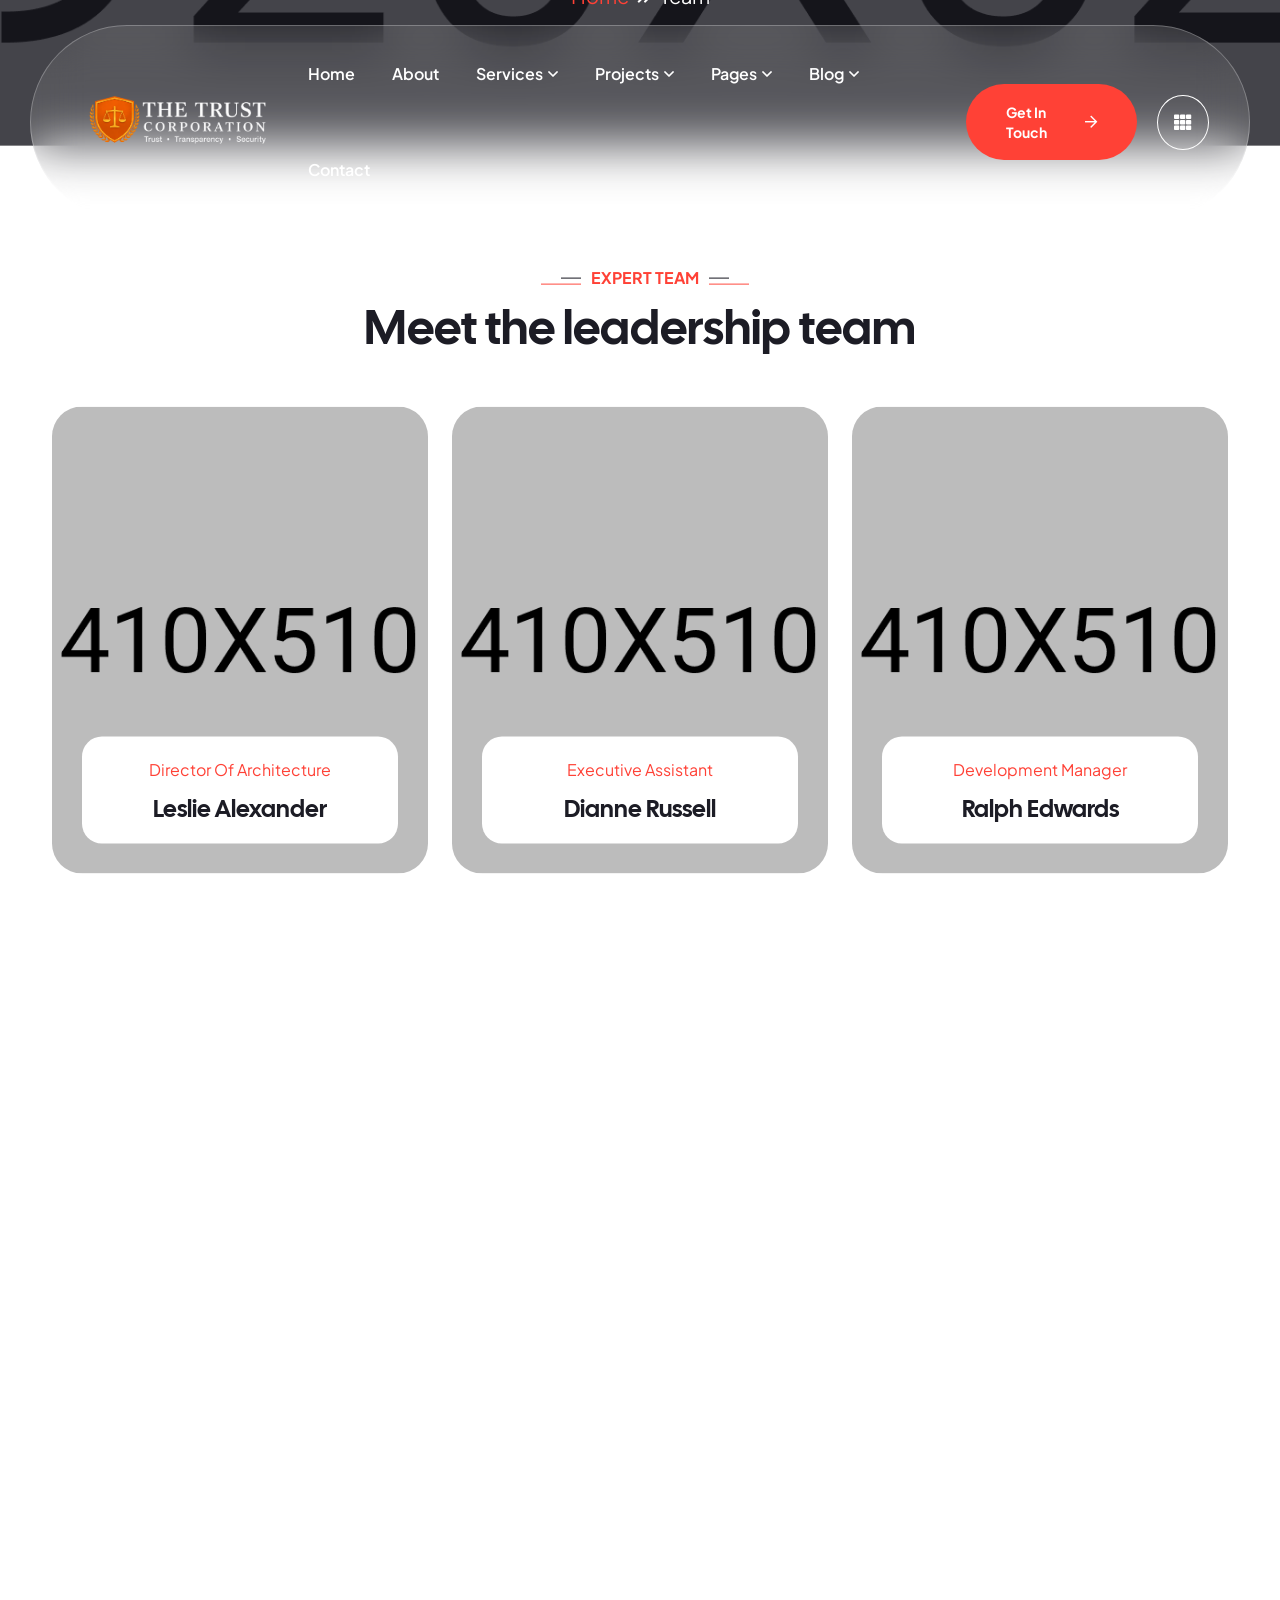
<file: team.html>
<!DOCTYPE html>
<html lang="zxx">
    <head>
        <!--====== Required meta tags ======-->
        <meta charset="utf-8">
        <meta http-equiv="x-ua-compatible" content="ie=edge">
        <meta name="description" content="AI, Agency, Technology">
        <meta name="viewport" content="width=device-width, initial-scale=1, shrink-to-fit=no">
        <!--====== Title ======-->
        <title>Renvia - Real Estate Group HTML5 Template</title>
        <!--====== Favicon Icon ======-->
        <link rel="shortcut icon" href="assets/images/favicon.png" type="image/png">
        <!--====== Google Fonts ======-->
        <link href="https://fonts.googleapis.com/css2?family=Cal+Sans&family=Plus+Jakarta+Sans:ital,wght@0,200..800;1,200..800&display=swap" rel="stylesheet">
        <!--====== FontAwesome css ======-->
        <link rel="stylesheet" href="assets/fonts/fontawesome/css/all.min.css">
        <!--====== Bootstrap css ======-->
        <link rel="stylesheet" href="assets/css/plugins/bootstrap.min.css">
        <!--====== Slick-popup css ======-->
        <link rel="stylesheet" href="assets/css/plugins/slick.css">
        <!--====== Magnific-popup css ======-->
        <link rel="stylesheet" href="assets/css/plugins/magnific-popup.css">
        <!--====== Aos css ======-->
        <link rel="stylesheet" href="assets/css/plugins/aos.css">
        <!--====== Default css ======-->
        <link rel="stylesheet" href="assets/css/spacings.css">
        <!--====== Default css ======-->
        <link rel="stylesheet" href="assets/css/style.css">
    </head>
    <body class="axis-innerpage">
        <!--====== Start Preloader ======-->
        <div class="preloader">
            <div class="loading-wrapper">
                <div class="loading"></div>
                <div id="loading-icon"><img src="assets/images/loader.png" alt="loader"></div>
            </div>
        </div><!--====== End Preloader ======-->
        <!--====== Renvia Offcanvas Panel ======-->
        <div class="renvia-offcanvas-panel">
            <div class="offcanvas-panel-inner">
                <div class="panel-header d-flex justify-content-between align-items-center">
                    <a href="index.html" class="brand-logo"><img src="assets/images/home-one/logo/thetrust_logo_header.png" alt="Brand Logo"></a>
                    <div class="panel-close-btn"><i class="far fa-times"></i></div>
                </div>
                <div class="offcanvas-body">
                    <!-- Panel Box -->
                    <div class="panel-box mb-40">
                        <h4 class="panel-widget-title mb-10">Who Renvia Agency?</h4>
                        <p>We turn your dream vacations into unforgettable realities. Whether you're seeking a relaxing beach escape, a thrilling adventure</p>
                    </div>
                    <!-- Panel Box -->
                    <div class="panel-box mb-40">
                        <h4 class="panel-widget-title mb-20">Popular Rent</h4>
                        <!-- Renvia Project Item -->
                        <div class="renvia-project-item mb-20">
                            <div class="project-thumbnail">
                                <img src="assets/images/offcanvas/project-img1.jpg" alt="tour image">
                                <div class="hover-content">
                                    <div class="project-content">
                                        <span class="location"><i class="far fa-map-marker-alt"></i>New York, NY</span>
                                        <h4 class="title"><a href="project-details.html">Apartment Building</a></h4>
                                    </div>
                                </div>
                            </div>
                        </div>
                        <!-- Renvia Project Item -->
                        <div class="renvia-project-item">
                            <div class="project-thumbnail">
                                <img src="assets/images/offcanvas/project-img2.jpg" alt="tour image">
                                <div class="hover-content">
                                    <div class="project-content">
                                        <span class="location"><i class="far fa-map-marker-alt"></i>New York, NY</span>
                                        <h4 class="title"><a href="project-details.html">Commercial Space</a></h4>
                                    </div>
                                </div>
                            </div>
                        </div>
                    </div>
                </div>
                <!-- Panel Box -->
                <div class="panel-box">
                    <h4>Newsletter</h4>
                    <p class="mb-15">Get every travel news update</p>
                    <form autocomplete="off">
                        <div class="form-group">
                            <input type="text" class="form_control" placeholder="Email address" name="search">
                            <button class="theme-btn style-one">Subscribe</button>
                        </div>
                    </form>
                </div>
            </div>
        </div>
        <!--====== Start Overlay ======-->
        <div class="offcanvas__overlay"></div>
        <!--=== Start  Header Area  ===-->
        <header class="header-area header-four">
            <!--====  Header Navigation  ===-->
            <div class="container-fluid">
                <div class="header-navigation">
                    <!--====  Primary Menu  ===-->
                    <div class="primary-menu">
                        <!--====  Site Branding  ===-->
                        <div class="site-branding">
                            <a href="index.html" class="brand-logo"><img src="assets/images/home-one/logo/the_trust_logo_footer.png" alt="Brand Logo"></a>
                        </div>
                        <!--=== Main Menu ===-->
                        <div class="theme-nav-menu">
                            <!--=== Menu Top ===-->
                            <div class="theme-menu-top d-block d-xl-none">
                                <div class="site-branding">
                                    <a href="index.html" class="brand-logo"><img src="assets/images/home-one/logo/thetrust_logo_header.png" alt="Brand Logo"></a>
                                </div>
                            </div>
                            <!--=== Main Menu ===-->
                            <nav class="main-menu">
                                <ul>
                                    <li class="menu-item"><a href="index.html">Home</a></li>
                                    <li class="menu-item"><a href="about.html">About</a></li>
                                    <li class="menu-item has-children"><a href="#">Services</a>
                                        <ul class="sub-menu">
                                            <li><a href="services.html">Our Services</a></li>
                                            <li><a href="service-details.html">Service Details</a></li>
                                        </ul>
                                    </li>
                                    <li class="menu-item has-children"><a href="#">Projects</a>
                                        <ul class="sub-menu">
                                            <li><a href="projects.html">Our Projects</a></li>
                                            <li><a href="project-details.html">Project Details</a></li>
                                        </ul>
                                    </li>
                                    <li class="menu-item has-children"><a href="#">Pages</a>
                                        <ul class="sub-menu">
                                            <li><a href="team.html">Our Team</a></li>
                                            <li><a href="team-details.html">Team Details</a></li>
                                            <li><a href="pricing.html">Pricing</a></li>
                                            <li><a href="faq.html">Faqs</a></li>
                                            <li><a href="404.html">404</a></li>
                                        </ul>
                                    </li>
                                    <li class="menu-item has-children"><a href="#">Blog</a>
                                        <ul class="sub-menu">
                                            <li><a href="blog-grid.html">Blog Grid</a></li>
                                            <li><a href="blog-standard.html">Blog Standard</a></li>
                                            <li><a href="blog-details.html">Blog Details</a></li>
                                        </ul>
                                    </li>
                                    <li class="menu-item"><a href="contact.html">Contact</a></li>
                                </ul>
                            </nav>
                            <!--=== Nav Button ===-->
                            <div class="theme-nav-button mt-20 d-block d-md-none">
                                <a href="contact.html" class="theme-btn style-one">Get In Touch<i class="far fa-arrow-right"></i></a>
                            </div>
                            <!--===  Menu Bottom ===-->
                            <div class="theme-menu-bottom mt-50 d-block d-xl-none">
                                <h5>Follow Us</h5>
                                <ul class="social-link">
                                    <li><a href="#"><i class="fab fa-facebook-f"></i></a></li>
                                    <li><a href="#"><i class="fab fa-twitter"></i></a></li>
                                    <li><a href="#"><i class="fab fa-linkedin-in"></i></a></li>
                                    <li><a href="#"><i class="fab fa-youtube"></i></a></li>
                                </ul>
                            </div>
                        </div>
                        <!--=== Header Nav Right ===-->
                        <div class="nav-right-item">
                            <div class="nav-button d-none d-md-block">
                                <a href="contact.html" class="theme-btn style-one">Get In Touch<i class="far fa-arrow-right"></i></a>
                            </div>
                            <div class="offcanvas-toggle">
                                <i class="fas fa-th"></i>
                            </div>
                            <div class="navbar-toggler">
                                <span></span>
                                <span></span>
                                <span></span>
                            </div>
                        </div>
                    </div>
                </div>
            </div>    
        </header><!--=== End  Header Area  ===-->
        <!--======  Smooth Wrapper  ======-->
        <div id="smooth-wrapper">
            <div id="smooth-content">
                <main>
                    <!--======  Start Page Hero Section  ======-->
                    <section class="page-hero bg_cover p-r z-1" data-src="assets/images/innerpage/bg/page-bg.jpg">
                        <div class="container">
                            <div class="row justify-content-center">
                                <div class="col-lg-8">
                                    <!--=== Page Content ===-->
                                    <div class="page-content text-center">
                                        <h1>Team</h1>
                                        <ul>
                                            <li><a href="index.html">Home</a></li>
                                            <li>Team</li>
                                        </ul>
                                    </div>
                                </div>
                            </div>
                        </div>
                    </section><!--======  End Page Hero Section  ======-->
                    <!--======  Start Team Section  ======-->
                    <section class="renvia-team-sec pt-120 pb-90">
                        <div class="container">
                            <div class="row justify-content-center">
                                <div class="col-xl-6 col-lg-10">
                                    <!--=== Section Title ===-->
                                    <div class="section-title text-center mb-50">
                                        <span class="sub-title" data-aos="fade-down" data-aos-duration="1000"><span class="line"></span><img src="assets/images/line1.png" alt="line">Expert Team<img src="assets/images/line2.png" alt="line"></span>
                                        <h2 class="text-anm">Meet the leadership team</h2>
                                    </div>
                                </div>
                            </div>
                            <div class="row">
                                <div class="col-xl-4 col-md-6 col-sm-12">
                                    <!--=== Renvia Team Item ===-->
                                    <div class="renvia-team-item style-two mb-30" data-aos="fade-up" data-aos-duration="1000">
                                        <div class="member-image">
                                            <img src="assets/images/innerpage/team/team-img1.jpg" alt="team image">
                                            <div class="social-box">
                                                <a href="#"><i class="fab fa-facebook-f"></i></a>
                                                <a href="#"><i class="fab fa-twitter"></i></a>
                                                <a href="#"><i class="fab fa-linkedin-in"></i></a>
                                                <a href="#"><i class="fab fa-youtube"></i></a>
                                            </div>
                                            <div class="hover-content">
                                                <div class="member-info">
                                                    <span class="position">Director Of Architecture</span>
                                                    <h4 class="title"><a href="team-details.html">Leslie Alexander</a></h4>
                                                </div>
                                            </div>
                                        </div>
                                    </div>
                                </div>
                                <div class="col-xl-4 col-md-6 col-sm-12">
                                    <!--=== Renvia Team Item ===-->
                                    <div class="renvia-team-item style-two mb-30" data-aos="fade-up" data-aos-duration="1200">
                                        <div class="member-image">
                                            <img src="assets/images/innerpage/team/team-img2.jpg" alt="team image">
                                            <div class="social-box">
                                                <a href="#"><i class="fab fa-facebook-f"></i></a>
                                                <a href="#"><i class="fab fa-twitter"></i></a>
                                                <a href="#"><i class="fab fa-linkedin-in"></i></a>
                                                <a href="#"><i class="fab fa-youtube"></i></a>
                                            </div>
                                            <div class="hover-content">
                                                <div class="member-info">
                                                    <span class="position">Executive Assistant </span>
                                                    <h4 class="title"><a href="team-details.html">Dianne Russell</a></h4>
                                                </div>
                                            </div>
                                        </div>
                                    </div>
                                </div>
                                <div class="col-xl-4 col-md-6 col-sm-12">
                                    <!--=== Renvia Team Item ===-->
                                    <div class="renvia-team-item style-two mb-30" data-aos="fade-up" data-aos-duration="1400">
                                        <div class="member-image">
                                            <img src="assets/images/innerpage/team/team-img3.jpg" alt="team image">
                                            <div class="social-box">
                                                <a href="#"><i class="fab fa-facebook-f"></i></a>
                                                <a href="#"><i class="fab fa-twitter"></i></a>
                                                <a href="#"><i class="fab fa-linkedin-in"></i></a>
                                                <a href="#"><i class="fab fa-youtube"></i></a>
                                            </div>
                                            <div class="hover-content">
                                                <div class="member-info">
                                                    <span class="position">Development Manager</span>
                                                    <h4 class="title"><a href="team-details.html">Ralph Edwards</a></h4>
                                                </div>
                                            </div>
                                        </div>
                                    </div>
                                </div>
                                <div class="col-xl-4 col-md-6 col-sm-12">
                                    <!--=== Renvia Team Item ===-->
                                    <div class="renvia-team-item style-two mb-30" data-aos="fade-up" data-aos-duration="1600">
                                        <div class="member-image">
                                            <img src="assets/images/innerpage/team/team-img4.jpg" alt="team image">
                                            <div class="social-box">
                                                <a href="#"><i class="fab fa-facebook-f"></i></a>
                                                <a href="#"><i class="fab fa-twitter"></i></a>
                                                <a href="#"><i class="fab fa-linkedin-in"></i></a>
                                                <a href="#"><i class="fab fa-youtube"></i></a>
                                            </div>
                                            <div class="hover-content">
                                                <div class="member-info">
                                                    <span class="position">Director Of Architecture</span>
                                                    <h4 class="title"><a href="team-details.html">Jenny Wilson</a></h4>
                                                </div>
                                            </div>
                                        </div>
                                    </div>
                                </div>
                                <div class="col-xl-4 col-md-6 col-sm-12">
                                    <!--=== Renvia Team Item ===-->
                                    <div class="renvia-team-item style-two mb-30" data-aos="fade-up" data-aos-duration="1800">
                                        <div class="member-image">
                                            <img src="assets/images/innerpage/team/team-img5.jpg" alt="team image">
                                            <div class="social-box">
                                                <a href="#"><i class="fab fa-facebook-f"></i></a>
                                                <a href="#"><i class="fab fa-twitter"></i></a>
                                                <a href="#"><i class="fab fa-linkedin-in"></i></a>
                                                <a href="#"><i class="fab fa-youtube"></i></a>
                                            </div>
                                            <div class="hover-content">
                                                <div class="member-info">
                                                    <span class="position">Executive Assistant </span>
                                                    <h4 class="title"><a href="team-details.html">Albert Flores</a></h4>
                                                </div>
                                            </div>
                                        </div>
                                    </div>
                                </div>
                                <div class="col-xl-4 col-md-6 col-sm-12">
                                    <!--=== Renvia Team Item ===-->
                                    <div class="renvia-team-item style-two mb-30" data-aos="fade-up" data-aos-duration="2000">
                                        <div class="member-image">
                                            <img src="assets/images/innerpage/team/team-img6.jpg" alt="team image">
                                            <div class="social-box">
                                                <a href="#"><i class="fab fa-facebook-f"></i></a>
                                                <a href="#"><i class="fab fa-twitter"></i></a>
                                                <a href="#"><i class="fab fa-linkedin-in"></i></a>
                                                <a href="#"><i class="fab fa-youtube"></i></a>
                                            </div>
                                            <div class="hover-content">
                                                <div class="member-info">
                                                    <span class="position">Development Manager</span>
                                                    <h4 class="title"><a href="team-details.html">Bessie Cooper</a></h4>
                                                </div>
                                            </div>
                                        </div>
                                    </div>
                                </div>
                            </div>
                        </div>
                    </section><!--======  End Team Section  ======-->
                    <!--======  Start Clients Section  ======-->
                    <section class="renvia-clients-sec pb-120">
                        <div class="container">
                            <div class="row">
                                <div class="col-lg-12">
                                    <!-- Section Title -->
                                    <div class="section-title mb-30" data-aos="fade-up" data-aos-duration="1000">
                                        <h3>We take great pride in working with top-tier clientele.</h3>
                                    </div>
                                </div>
                            </div>
                            <!-- Clients Slider -->
                            <div class="clients-slider" data-aos="fade-up" data-aos-duration="1200">
                                <!-- Renvia Client Item -->
                                <div class="renvia-client-item">
                                    <div class="client-img">
                                        <img src="assets/images/innerpage/clients/client-img1.png" alt="client logo">
                                    </div>
                                </div>
                                <!-- Renvia Client Item -->
                                <div class="renvia-client-item">
                                    <div class="client-img">
                                        <img src="assets/images/innerpage/clients/client-img2.png" alt="client logo">
                                    </div>
                                </div>
                                <!-- Renvia Client Item -->
                                <div class="renvia-client-item">
                                    <div class="client-img">
                                        <img src="assets/images/innerpage/clients/client-img3.png" alt="client logo">
                                    </div>
                                </div>
                                <!-- Renvia Client Item -->
                                <div class="renvia-client-item">
                                    <div class="client-img">
                                        <img src="assets/images/innerpage/clients/client-img4.png" alt="client logo">
                                    </div>
                                </div>
                                <!-- Renvia Client Item -->
                                <div class="renvia-client-item">
                                    <div class="client-img">
                                        <img src="assets/images/innerpage/clients/client-img5.png" alt="client logo">
                                    </div>
                                </div>
                                <!-- Renvia Client Item -->
                                <div class="renvia-client-item">
                                    <div class="client-img">
                                        <img src="assets/images/innerpage/clients/client-img6.png" alt="client logo">
                                    </div>
                                </div>
                                <!-- Renvia Client Item -->
                                <div class="renvia-client-item">
                                    <div class="client-img">
                                        <img src="assets/images/innerpage/clients/client-img4.png" alt="client logo">
                                    </div>
                                </div>
                            </div>
                        </div>
                    </section><!--======  End Clients Section  ======-->
                </main>
                <!--======  Start Footer  ======-->
                <footer class="main-footer footer-v1 pt-80">
                    <div class="container">
                        <!--=== Footer Top ===-->
                        <div class="footer-top">
                            <div class="row align-items-center">
                                <div class="col-lg-8">
                                    <div class="section-title text-white mb-55 text-center text-lg-start" data-aos="fade-up" data-aos-duration="800">
                                        <h2>Let’s Get Started on Your Project?</h2>
                                        <p>Let’s talk to us, share your dream project and we will transform it into reality</p>
                                    </div>
                                </div>
                                <div class="col-lg-4">
                                    <div class="renvia-button text-lg-end mb-60 text-center" data-aos="fade-up" data-aos-duration="800">
                                        <a href="contact.html" class="theme-btn style-one">Get In Touch<i class="far fa-arrow-right"></i></a>
                                    </div>
                                </div>
                            </div>
                        </div>
                        <!--=== Footer Widget Area ===-->
                        <div class="footer-widget-area pt-80 pb-30">
                            <div class="row">
                                <div class="col-lg-3 col-md-6">
                                    <!--=== Footer Widget ===-->
                                    <div class="footer-widget footer-about-widget mb-40" data-aos="fade-up" data-aos-duration="800">
                                        <div class="widget-content">
                                            <div class="footer-logo mb-30">
                                                <a href="index.html"><img src="assets/images/home-one/logo/the_trust_logo_footer.png" alt="Brand Logo"></a>
                                            </div>
                                            <p>Renviais a trusted real estate group specializing  residential, commercial, investment properties commitment.</p>
                                            <div class="social-box">
                                                <a href="#"><i class="fab fa-facebook-f"></i></a>
                                                <a href="#"><i class="fab fa-twitter"></i></a>
                                                <a href="#"><i class="fab fa-linkedin-in"></i></a>
                                                <a href="#"><i class="fab fa-youtube"></i></a>
                                            </div>
                                        </div>
                                    </div>
                                </div>
                                <div class="col-lg-3 col-md-6">
                                    <!--=== Footer Widget ===-->
                                    <div class="footer-widget footer-nav-widget mb-40 ms-0 ms-lg-5" data-aos="fade-up" data-aos-duration="1000">
                                        <div class="widget-content">
                                            <h4 class="widget-title">Quick Links</h4>
                                            <div class="line-wrap"><span></span><span></span><span></span></div>
                                            <ul class="widget-nav">
                                                <li><a href="index.html">About Us</a></li>
                                                <li><a href="about.html">Why Choose Us</a></li>
                                                <li><a href="services.html">Our Team</a></li>
                                                <li><a href="projects.html">Solutions</a></li>
                                                <li><a href="contact.html">Contact</a></li>
                                            </ul>
                                        </div>
                                    </div>
                                </div>
                                <div class="col-lg-3 col-md-6">
                                    <!--=== Footer Widget ===-->
                                    <div class="footer-widget footer-nav-widget mb-40" data-aos="fade-up" data-aos-duration="1200">
                                        <div class="widget-content">
                                            <h4 class="widget-title">Our Services</h4>
                                            <div class="line-wrap"><span></span><span></span><span></span></div>
                                            <ul class="widget-nav">
                                                <li><a href="service-details.html">Our Project</a></li>
                                                <li><a href="service-details.html">News & Updates</a></li>
                                                <li><a href="service-details.html">Terms & Conditions</a></li>
                                                <li><a href="service-details.html">Support Centre</a></li>
                                                <li><a href="service-details.html">Contact</a></li>
                                            </ul>
                                        </div>
                                    </div>
                                </div>
                                <div class="col-lg-3 col-md-6">
                                    <!--=== Footer Widget ===-->
                                    <div class="footer-widget footer-newsletter-widget mb-40" data-aos="fade-up" data-aos-duration="1400">
                                        <div class="widget-content">
                                            <h4 class="widget-title">Newsletter</h4>
                                            <div class="line-wrap"><span></span><span></span><span></span></div>
                                            <p>Subscribe to Our Newsletter. Regular inspection and feedback mechanisms</p>
                                            <form>
                                                <div class="form-group">
                                                    <input type="email" class="form_control" placeholder="Enter your email" name="email">
                                                    <button class="submit-btn"><i class="far fa-paper-plane"></i></button>
                                                </div>
                                            </form>
                                        </div>
                                    </div>
                                </div>
                            </div>
                        </div>
                        <!--=== Copyright Area ===-->
                        <div class="copyright-area">
                            <div class="row">
                                <div class="col-lg-6">
                                    <!--=== Copyright Text ===-->
                                    <div class="copyright-text text-lg-start text-center">
                                        <p>&copy;All Copyright 2025 by Renvia</p>
                                    </div>
                                </div>
                                <div class="col-lg-6">
                                    <!--=== Copyright link ===-->
                                    <div class="copyright-link text-lg-end text-center">
                                        <a href="index.html">Terms & Conditions</a>
                                        <a href="index.html">Privacy Policy</a>
                                    </div>
                                </div>
                            </div>
                        </div>
                    </div>
                </footer><!--======  End Footer  ======-->
            </div>
        </div>
        <!--====== Jquery js ======-->
        <script src="assets/js/plugins/jquery-3.7.1.min.js"></script>
        <!--====== Bootstrap js ======-->
        <script src="assets/js/plugins/popper.min.js"></script>
        <!--====== Bootstrap js ======-->
        <script src="assets/js/plugins/bootstrap.min.js"></script>
        <!--====== Gsap Js ======-->
        <script src="assets/js/plugins/gsap/gsap.min.js"></script>
        <script src="assets/js/plugins/gsap/SplitText.min.js"></script>
        <script src="assets/js/plugins/gsap/ScrollSmoother.min.js"></script>
        <script src="assets/js/plugins/gsap/ScrollTrigger.min.js"></script>
        <!--====== Slick js ======-->
        <script src="assets/js/plugins/slick.min.js"></script>
        <!--====== Magnific js ======-->
        <script src="assets/js/plugins/jquery.magnific-popup.min.js"></script>
        <!--====== Waypoint js ======-->
        <script src="assets/js/plugins/jquery.waypoints.js"></script>
        <!--====== CounterUp js ======-->
        <script src="assets/js/plugins/jquery.counterup.min.js"></script>
        <!--====== Aos js ======-->
        <script src="assets/js/plugins/aos.js"></script>
        <!--====== Common js ======-->
        <script src="assets/js/theme.js"></script>
    </body>
</html>
</file>
<file: assets/css/spacings.css>
/*---------------------------------------
    - Margin & Padding
-----------------------------------------*/
/*-- Margin Top --*/
.mt-5 {
  margin-top: 5px; }

.mt-10 {
  margin-top: 10px; }

.mt-15 {
  margin-top: 15px; }

.mt-20 {
  margin-top: 20px; }

.mt-25 {
  margin-top: 25px; }

.mt-30 {
  margin-top: 30px; }

.mt-35 {
  margin-top: 35px; }

.mt-40 {
  margin-top: 40px; }

.mt-45 {
  margin-top: 45px; }

.mt-50 {
  margin-top: 50px; }

.mt-55 {
  margin-top: 55px; }

.mt-60 {
  margin-top: 60px; }

.mt-65 {
  margin-top: 65px; }

.mt-70 {
  margin-top: 70px; }

.mt-75 {
  margin-top: 75px; }

.mt-80 {
  margin-top: 80px; }

.mt-85 {
  margin-top: 85px; }

.mt-90 {
  margin-top: 90px; }

.mt-95 {
  margin-top: 95px; }

.mt-100 {
  margin-top: 100px; }

.mt-105 {
  margin-top: 105px; }

.mt-110 {
  margin-top: 110px; }

.mt-115 {
  margin-top: 115px; }

.mt-120 {
  margin-top: 120px; }

.mt-125 {
  margin-top: 125px; }

.mt-130 {
  margin-top: 130px; }

.mt-135 {
  margin-top: 135px; }

.mt-140 {
  margin-top: 140px; }

.mt-145 {
  margin-top: 145px; }

.mt-150 {
  margin-top: 150px; }

.mt-155 {
  margin-top: 155px; }

.mt-160 {
  margin-top: 160px; }

.mt-165 {
  margin-top: 165px; }

.mt-170 {
  margin-top: 170px; }

.mt-175 {
  margin-top: 175px; }

.mt-180 {
  margin-top: 180px; }

.mt-185 {
  margin-top: 185px; }

.mt-190 {
  margin-top: 190px; }

.mt-195 {
  margin-top: 195px; }

.mt-200 {
  margin-top: 200px; }

.mt-205{
  margin-top: 205px;
}
.mt-210{
  margin-top: 210px;
}
.mt-215{
  margin-top: 215px;
}
.mt-220{
  margin-top: 220px;
}
.mt-225{
  margin-top: 225px;
}
.mt-230{
  margin-top: 230px;
}
.mt-235{
  margin-top: 235px;
}
.mt-240{
  margin-top: 240px;
}
.mt-245{
  margin-top: 245px;
}
.mt-250{
  margin-top: 250px;
}
.mt-255{
  margin-top: 255px;
}
.mt-260{
  margin-top: 260px;
}
.mt-265{
  margin-top: 265px;
}
.mt-270{
  margin-top: 270px;
}
.mt-275{
  margin-top: 275px;
}
.mt-280{
  margin-top: 280px;
}
.mt-285{
  margin-top: 285px;
}
.mt-290{
  margin-top: 290px;
}
.mt-295{
  margin-top: 295px;
}
.mt-300{
  margin-top: 300px;
}
/*-- Margin Bottom --*/
.mb-5 {
  margin-bottom: 5px; }

.mb-10 {
  margin-bottom: 10px; }

.mb-15 {
  margin-bottom: 15px; }

.mb-20 {
  margin-bottom: 20px; }

.mb-25 {
  margin-bottom: 25px; }

.mb-30 {
  margin-bottom: 30px; }

.mb-35 {
  margin-bottom: 35px; }

.mb-40 {
  margin-bottom: 40px; }

.mb-45 {
  margin-bottom: 45px; }

.mb-50 {
  margin-bottom: 50px; }

.mb-55 {
  margin-bottom: 55px; }

.mb-60 {
  margin-bottom: 60px; }

.mb-65 {
  margin-bottom: 65px; }

.mb-70 {
  margin-bottom: 70px; }

.mb-75 {
  margin-bottom: 75px; }

.mb-80 {
  margin-bottom: 80px; }

.mb-85 {
  margin-bottom: 85px; }

.mb-90 {
  margin-bottom: 90px; }

.mb-95 {
  margin-bottom: 95px; }

.mb-100 {
  margin-bottom: 100px; }

.mb-105 {
  margin-bottom: 105px; }

.mb-110 {
  margin-bottom: 110px; }

.mb-115 {
  margin-bottom: 115px; }

.mb-120 {
  margin-bottom: 120px; }

.mb-125 {
  margin-bottom: 125px; }

.mb-130 {
  margin-bottom: 130px; }

.mb-135 {
  margin-bottom: 135px; }

.mb-140 {
  margin-bottom: 140px; }

.mb-145 {
  margin-bottom: 145px; }

.mb-150 {
  margin-bottom: 150px; }

.mb-155 {
  margin-bottom: 155px; }

.mb-160 {
  margin-bottom: 160px; }

.mb-165 {
  margin-bottom: 165px; }

.mb-170 {
  margin-bottom: 170px; }

.mb-175 {
  margin-bottom: 175px; }

.mb-180 {
  margin-bottom: 180px; }

.mb-185 {
  margin-bottom: 185px; }

.mb-190 {
  margin-bottom: 190px; }

.mb-195 {
  margin-bottom: 195px; }

.mb-200 {
  margin-bottom: 200px; }

.mb-205 {
  margin-bottom: 205px; }

.mb-210 {
  margin-bottom: 210px; }

.mb-215 {
  margin-bottom: 215px; }

.mb-220 {
  margin-bottom: 220px; }

.mb-225 {
  margin-bottom: 225px; }

.mb-230 {
  margin-bottom: 230px; }

.mb-235 {
  margin-bottom: 235px; }

.mb-240 {
  margin-bottom: 240px; }

.mb-245 {
  margin-bottom: 245px; }

.mb-250 {
  margin-bottom: 250px; }

.mb-255 {
  margin-bottom: 255px; }

.mb-260 {
  margin-bottom: 260px; }

.mb-265 {
  margin-bottom: 265px; }

.mb-270 {
  margin-bottom: 270px; }

.mb-275 {
  margin-bottom: 275px; }

.mb-280 {
  margin-bottom: 280px; }

.mb-285 {
  margin-bottom: 285px; }

.mb-290 {
  margin-bottom: 290px; }

.mb-295 {
  margin-bottom: 295px; }

.mb-300 {
  margin-bottom: 300px; }

/*-- Padding Top --*/
.pt-5 {
  padding-top: 5px; }

.pt-10 {
  padding-top: 10px; }

.pt-15 {
  padding-top: 15px; }

.pt-20 {
  padding-top: 20px; }

.pt-25 {
  padding-top: 25px; }

.pt-30 {
  padding-top: 30px; }

.pt-35 {
  padding-top: 35px; }

.pt-40 {
  padding-top: 40px; }

.pt-45 {
  padding-top: 45px; }

.pt-50 {
  padding-top: 50px; }

.pt-55 {
  padding-top: 55px; }

.pt-60 {
  padding-top: 60px; }

.pt-65 {
  padding-top: 65px; }

.pt-70 {
  padding-top: 70px; }

.pt-75 {
  padding-top: 75px; }

.pt-80 {
  padding-top: 80px; }

.pt-85 {
  padding-top: 85px; }

.pt-90 {
  padding-top: 90px; }

.pt-95 {
  padding-top: 95px; }

.pt-100 {
  padding-top: 100px; }

.pt-105 {
  padding-top: 105px; }

.pt-110 {
  padding-top: 110px; }

.pt-115 {
  padding-top: 115px; }

.pt-120 {
  padding-top: 120px; }

.pt-125 {
  padding-top: 125px; }

.pt-130 {
  padding-top: 130px; }

.pt-135 {
  padding-top: 135px; }

.pt-140 {
  padding-top: 140px; }

.pt-145 {
  padding-top: 145px; }

.pt-150 {
  padding-top: 150px; }

.pt-155 {
  padding-top: 155px; }

.pt-160 {
  padding-top: 160px; }

.pt-165 {
  padding-top: 165px; }

.pt-170 {
  padding-top: 170px; }

.pt-175 {
  padding-top: 175px; }

.pt-180 {
  padding-top: 180px; }

.pt-185 {
  padding-top: 185px; }

.pt-190 {
  padding-top: 190px; }

.pt-195 {
  padding-top: 195px; }

.pt-200 {
  padding-top: 200px; }

.pt-205 {
  padding-top: 205px; }

.pt-210 {
  padding-top: 210px; }

.pt-215 {
  padding-top: 215px; }

.pt-220 {
  padding-top: 220px; }

.pt-225 {
  padding-top: 225px; }

.pt-230 {
  padding-top: 230px; }

.pt-235 {
  padding-top: 235px; }

.pt-240 {
  padding-top: 240px; }

.pt-245 {
  padding-top: 245px; }

.pt-250 {
  padding-top: 250px; }

.pt-255 {
  padding-top: 255px; }

.pt-260 {
  padding-top: 260px; }

.pt-265 {
  padding-top: 265px; }

.pt-270 {
  padding-top: 270px; }

.pt-275 {
  padding-top: 275px; }

.pt-280 {
  padding-top: 280px; }

.pt-285 {
  padding-top: 285px; }

.pt-290 {
  padding-top: 290px; }

.pt-295 {
  padding-top: 295px; }

.pt-300 {
  padding-top: 300px; }


/*-- Padding Bottom --*/
.pb-5 {
  padding-bottom: 5px; }

.pb-10 {
  padding-bottom: 10px; }

.pb-15 {
  padding-bottom: 15px; }

.pb-20 {
  padding-bottom: 20px; }

.pb-25 {
  padding-bottom: 25px; }

.pb-30 {
  padding-bottom: 30px; }

.pb-35 {
  padding-bottom: 35px; }

.pb-40 {
  padding-bottom: 40px; }

.pb-45 {
  padding-bottom: 45px; }

.pb-50 {
  padding-bottom: 50px; }

.pb-55 {
  padding-bottom: 55px; }

.pb-60 {
  padding-bottom: 60px; }

.pb-65 {
  padding-bottom: 65px; }

.pb-70 {
  padding-bottom: 70px; }

.pb-75 {
  padding-bottom: 75px; }

.pb-80 {
  padding-bottom: 80px; }

.pb-85 {
  padding-bottom: 85px; }

.pb-90 {
  padding-bottom: 90px; }

.pb-95 {
  padding-bottom: 95px; }

.pb-100 {
  padding-bottom: 100px; }

.pb-105 {
  padding-bottom: 105px; }

.pb-110 {
  padding-bottom: 110px; }

.pb-115 {
  padding-bottom: 115px; }

.pb-120 {
  padding-bottom: 120px; }

.pb-125 {
  padding-bottom: 125px; }

.pb-130 {
  padding-bottom: 130px; 
}


.pb-135 {
  padding-bottom: 135px; }

.pb-140 {
  padding-bottom: 140px; }

.pb-145 {
  padding-bottom: 145px; }

.pb-150 {
  padding-bottom: 150px; }

.pb-155 {
  padding-bottom: 155px; }

.pb-160 {
  padding-bottom: 160px; }

.pb-165 {
  padding-bottom: 165px; }

.pb-170 {
  padding-bottom: 170px; }

.pb-175 {
  padding-bottom: 175px; }

.pb-180 {
  padding-bottom: 180px; }

.pb-185 {
  padding-bottom: 185px; }

.pb-190 {
  padding-bottom: 190px; }

.pb-195 {
  padding-bottom: 195px; }

.pb-200 {
  padding-bottom: 200px; }

.pb-205 {
  padding-bottom: 205px; }

.pb-210 {
  padding-bottom: 210px; }

.pb-215 {
  padding-bottom: 215px; }

.pb-220 {
  padding-bottom: 220px; }

.pb-225 {
  padding-bottom: 225px; }

.pb-230 {
  padding-bottom: 230px; }

.pb-235 {
  padding-bottom: 235px; }

.pb-240 {
  padding-bottom: 240px; }

.pb-245 {
  padding-bottom: 245px; }

.pb-250 {
  padding-bottom: 250px; }

.pb-255 {
  padding-bottom: 255px; }

.pb-260 {
  padding-bottom: 260px; }

.pb-265 {
  padding-bottom: 265px; }

.pb-270 {
  padding-bottom: 270px; }

.pb-275 {
  padding-bottom: 275px; }

.pb-280 {
  padding-bottom: 280px; }

.pb-285 {
  padding-bottom: 285px; }

.pb-290 {
  padding-bottom: 290px; }

.pb-295 {
  padding-bottom: 295px; }

.pb-300 {
  padding-bottom: 300px; }
</file>
<file: assets/css/style.css>
@charset "UTF-8";
/*----------------------------------------------------------------------------------- 

Template Name: Renvia – Real Estate Group HTML5 Template
URI: https://nayonacademy.com/
Description: Renvia is a premium, modern and feature-rich Real Estate HTML5 Template designed for property agencies, real estate companies, builders, architects, residential & commercial listing platforms. It delivers a clean UI, elegant layout structure, powerful features, and smooth user experience to help you showcase properties professionally and convert more clients.
Author: Themeservices
Author URI: https://themeforest.net/user/themeservices
Version: 1.0 


------------------------------------------------------
   CSS INDEX
-----------------------------------------------------

    # Components
        # Base CSS
        # Common CSS
        # Preloader CSS
        # Offcanvas CSS
        # Animation CSS
        # Button CSS
    # Sections
       # Header CSS
       # Hero Section CSS
       # About Section CSS
       # Features Section CSS
       # Service Section CSS
       # Counter Section CSS
       # Project Section CSS
       # Pricing Section CSS
       # Faq Section CSS
       # Testimonial Section CSS
       # Company Section CSS
       # CTA Section CSS
       # Contact Section CSS
       # Error Section CSS
       # Footer CSS
-------------------------------------------------------    */
/*---- 

====================
1. Base CSS
    # base  CSS
====================

----*/
/* Base CSS */
:root {
  --primary-color: #FF4136;
  --heading-color: #1C1C25;
  --primary-black-color: #1C1C25;
  --gray-color: #F7F5EF;
  --white-color: #ffffff;
  --text-color: #797E88;
  --border-color: #D8DDE1;
  --heading-font: "Cal Sans", sans-serif;
  --body-font: "Plus Jakarta Sans", sans-serif;
}

html {
  font-size: 100%;
}

* {
  margin: 0;
  padding: 0;
  -webkit-box-sizing: border-box;
  box-sizing: border-box;
}

a {
  color: inherit;
  text-decoration: none;
  -webkit-transition: all 0.3s ease-out 0s;
  transition: all 0.3s ease-out 0s;
}
a:hover, a:focus {
  color: inherit;
  text-decoration: none;
}

a:focus,
input:focus,
textarea:focus,
button:focus {
  text-decoration: none;
  outline: none;
}

i,
span,
a {
  display: inline-block;
}

h1,
h2,
h3,
h4,
h5,
h6 {
  font-weight: 400;
  margin: 0px;
  color: var(--heading-color);
  font-family: var(--heading-font);
}

h1 {
  font-size: 65px;
  line-height: 1.15em;
}

h2 {
  font-size: 46px;
  line-height: 1.25em;
}

h3 {
  font-size: 30px;
  line-height: 1.33em;
}

h4 {
  font-size: 24px;
  line-height: 1.3em;
}

h5 {
  font-size: 18px;
  line-height: 1.1;
}

h6 {
  font-size: 16px;
  line-height: 28px;
}

ul, ol {
  margin: 0px;
  padding: 0px;
  list-style-type: none;
}

p {
  margin: 0px;
}

input, textarea {
  display: inherit;
}

button {
  border: none;
}

label {
  margin-bottom: 0;
}

iframe {
  width: 100%;
  border: none;
  display: inherit;
}

img {
  max-width: 100%;
}

body {
  font-weight: normal;
  font-style: normal;
  font-weight: 400;
  color: var(--text-color);
  font-family: var(--body-font);
  font-size: 16px;
  line-height: 26px;
  overflow-x: hidden;
}

main {
  display: inline-block;
  width: 100%;
}

/*===== Scrollbar =====*/
::-webkit-scrollbar {
  width: 5px;
}

::-webkit-scrollbar-track {
  background: #abafb9;
}

::-webkit-scrollbar-thumb {
  background-color: #13172b;
}

.home-one main {
  margin-top: 157px;
}
@media (max-width: 767.98px) {
  .home-one main {
    margin-top: 130px;
  }
}

/*---- 

====================
01. Base CSS
    # Common CSS
====================

----*/
@media (min-width: 1451px) {
  .container {
    max-width: 1314px;
  }
}
@media (min-width: 1200px) and (max-width: 1450px) {
  .container {
    max-width: 1200px;
  }
}
#smooth-wrapper {
  z-index: 1;
}

.p-r {
  position: relative;
}

.bg_cover {
  background-repeat: no-repeat;
  background-size: cover;
  background-position: center center;
}

.font-200 {
  font-weight: 200;
}

.form-group {
  position: relative;
}

label {
  margin-bottom: 0;
}

.form_control {
  width: 100%;
}

.text-white p,
.text-white h6,
.text-white h5,
.text-white h4,
.text-white h3,
.text-white h2, .text-white h1 {
  color: var(--white-color);
}

.gray-bg {
  background-color: var(--gray-color);
}

/* Section Title */
.sub-title {
  font-size: 16px;
  line-height: 1;
  font-family: var(--body-font);
  color: var(--primary-color);
  font-weight: 700;
  text-transform: uppercase;
  display: -webkit-inline-box;
  display: -ms-inline-flexbox;
  display: inline-flex;
  -webkit-box-align: end;
      -ms-flex-align: end;
          align-items: flex-end;
  line-height: 14px;
  gap: 10px;
}
@media (max-width: 767.98px) {
  .sub-title {
    font-size: 16px;
  }
}

.section-title .sub-title {
  color: var(--primary-color);
  margin-bottom: 12px;
}
.section-title h2 {
  font-size: 46px;
  margin-bottom: 20px;
}
@media (max-width: 1650px) {
  .section-title h2 {
    font-size: 48px;
  }
}
@media screen and (max-width: 1199.98px) {
  .section-title h2 {
    font-size: 40px;
    line-height: 55px;
  }
}
@media (max-width: 575.98px) {
  .section-title h2 {
    font-size: 26px;
    line-height: 1.4em;
  }
}

.text-white .sub-title {
  color: var(--primary-color);
}
.text-white .sub-title:after {
  background-color: var(--primary-color);
}

/* Check List */
.check-list li {
  position: relative;
  font-weight: 500;
  color: var(--heading-color);
  display: -webkit-box;
  display: -ms-flexbox;
  display: flex;
  -webkit-box-align: center;
      -ms-flex-align: center;
          align-items: center;
}
.check-list li:not(:last-child) {
  margin-bottom: 15px;
}
.check-list.style-one i {
  margin-right: 10px;
  color: var(--primary-color);
}
.check-list.style-one img {
  margin-right: 10px;
}
.check-list.style-two li i {
  -webkit-box-flex: 0;
      -ms-flex: 0 0 auto;
          flex: 0 0 auto;
  width: 20px;
  height: 20px;
  border-radius: 50%;
  background-color: var(--primary-color);
  color: var(--white-color);
  font-size: 10px;
  margin-right: 10px;
  color: var(--white-color);
  display: -webkit-box;
  display: -ms-flexbox;
  display: flex;
  -webkit-box-align: center;
      -ms-flex-align: center;
          align-items: center;
  -webkit-box-pack: center;
      -ms-flex-pack: center;
          justify-content: center;
}
.check-list.style-three li {
  padding-left: 15px;
}
.check-list.style-three li:before {
  position: absolute;
  top: 10px;
  left: 0;
  content: "";
  width: 5px;
  height: 5px;
  border-radius: 50%;
  background-color: var(--primary-color);
}

/* Floating Animation */
.animate-float-bob-x {
  -webkit-animation-name: float-bob-x;
          animation-name: float-bob-x;
  -webkit-animation-duration: 2s;
          animation-duration: 2s;
  -webkit-animation-iteration-count: infinite;
          animation-iteration-count: infinite;
  -webkit-animation-timing-function: linear;
          animation-timing-function: linear;
}

.animate-float-bob-y {
  -webkit-animation-name: float-bob-y;
          animation-name: float-bob-y;
  -webkit-animation-duration: 2s;
          animation-duration: 2s;
  -webkit-animation-iteration-count: infinite;
          animation-iteration-count: infinite;
  -webkit-animation-timing-function: linear;
          animation-timing-function: linear;
}

/* Rotate360 */
.rotate360 {
  -webkit-animation: spin 7s linear infinite;
  animation: spin 7s linear infinite;
}

/* ZoomInOut */
.zoomInOut {
  -webkit-animation: zoomInOut 6s linear infinite;
          animation: zoomInOut 6s linear infinite;
}

/* Ratings */
.ratings i {
  color: #FF6633;
}

/* Pagination */
.theme-pagination ul li {
  display: inline-block;
  margin-left: 2.5px;
  margin-right: 2.5px;
}
.theme-pagination ul li a {
  width: 50px;
  height: 50px;
  border: 1px solid var(--border-color);
  display: -webkit-box;
  display: -ms-flexbox;
  display: flex;
  -webkit-box-align: center;
      -ms-flex-align: center;
          align-items: center;
  -webkit-box-pack: center;
      -ms-flex-pack: center;
          justify-content: center;
  font-weight: 700;
  color: var(--heading-color);
  border-radius: 50%;
}
.theme-pagination ul li a:hover {
  background-color: var(--primary-color);
  color: var(--white-color);
  border-color: transparent;
}

/* Preloader CSS */
.preloader {
  bottom: 0;
  height: 100%;
  left: 0;
  position: fixed;
  right: 0;
  top: 0;
  width: 100%;
  z-index: 99999;
  display: -webkit-box;
  display: -ms-flexbox;
  display: flex;
  -webkit-box-align: center;
      -ms-flex-align: center;
          align-items: center;
  -webkit-box-pack: center;
      -ms-flex-pack: center;
          justify-content: center;
  background-color: var(--white-color);
}
.preloader .loading, .preloader .loading-wrapper {
  height: 100px;
  position: relative;
  width: 100px;
  border-radius: 100%;
}
.preloader .loading-wrapper {
  margin: 40px auto;
}
.preloader .loading-wrapper .loading {
  border: 1px solid transparent;
  border-color: transparent var(--primary-black-color) transparent var(--primary-black-color);
  -webkit-animation: rotate-loading 1.5s linear 0s infinite normal;
          animation: rotate-loading 1.5s linear 0s infinite normal;
  -webkit-transform-origin: 50% 50%;
          transform-origin: 50% 50%;
  -webkit-transition: all 0.5s ease-in-out;
  transition: all 0.5s ease-in-out;
}
.preloader .loading-wrapper #loading-icon {
  position: absolute;
  top: 50%;
  left: 50%;
  -webkit-transform: translate(-50%, -50%);
          transform: translate(-50%, -50%);
}
.preloader .loading-wrapper #loading-icon img {
  width: 40px;
}

@-webkit-keyframes rotate-loading {
  0% {
    -webkit-transform: rotate(0deg);
            transform: rotate(0deg);
  }
  100% {
    -webkit-transform: rotate(360deg);
            transform: rotate(360deg);
  }
}

@keyframes rotate-loading {
  0% {
    -webkit-transform: rotate(0deg);
            transform: rotate(0deg);
  }
  100% {
    -webkit-transform: rotate(360deg);
            transform: rotate(360deg);
  }
}
/* Offcanvas Overlay */
.offcanvas__overlay {
  position: fixed;
  height: 100%;
  width: 100%;
  background: #151515;
  z-index: 1000;
  top: 0;
  opacity: 0;
  visibility: hidden;
  right: 0;
  -webkit-transition: all 0.3s;
  transition: all 0.3s;
}
.offcanvas__overlay.overlay-open {
  opacity: 0.8;
  visibility: visible;
}

.renvia-offcanvas-panel {
  position: fixed;
  right: 0;
  top: 0;
  display: -webkit-box;
  display: -ms-flexbox;
  display: flex;
  -webkit-box-pack: end;
      -ms-flex-pack: end;
          justify-content: flex-end;
  max-width: 350px;
  height: 100%;
  padding: 20px;
  overflow-y: scroll;
  overflow-x: hidden;
  margin-right: -350px;
  opacity: 0;
  visibility: hidden;
  background-color: var(--white-color);
  z-index: 999999;
  -webkit-transition: all 0.3s;
  transition: all 0.3s;
}
.renvia-offcanvas-panel.panel-on {
  visibility: visible;
  opacity: 1;
  margin-right: 0;
}
.renvia-offcanvas-panel .panel-header {
  padding-bottom: 20px;
  border-bottom: 1px solid var(--border-color);
  margin-bottom: 40px;
}
.renvia-offcanvas-panel .panel-header .brand-logo {
  max-width: 150px;
}
.renvia-offcanvas-panel .panel-header .panel-close-btn {
  width: 30px;
  height: 30px;
  border-radius: 50%;
  display: -webkit-box;
  display: -ms-flexbox;
  display: flex;
  -webkit-box-align: center;
      -ms-flex-align: center;
          align-items: center;
  -webkit-box-pack: center;
      -ms-flex-pack: center;
          justify-content: center;
  color: var(--white-color);
  background-color: var(--primary-color);
  cursor: pointer;
}
.renvia-offcanvas-panel .panel-box .renvia-project-item .project-thumbnail {
  position: relative;
  overflow: hidden;
  border-radius: 10px;
}
.renvia-offcanvas-panel .panel-box .renvia-project-item .project-thumbnail .hover-content {
  position: absolute;
  top: 0;
  left: 0;
  width: 100%;
  height: 100%;
  background-color: rgba(0, 0, 0, 0.7);
  border-radius: 10px;
  display: -webkit-box;
  display: -ms-flexbox;
  display: flex;
  -webkit-box-align: end;
      -ms-flex-align: end;
          align-items: flex-end;
  padding: 20px;
}
.renvia-offcanvas-panel .panel-box .renvia-project-item .project-thumbnail .project-content .location {
  color: var(--white-color);
  margin-bottom: 10px;
}
.renvia-offcanvas-panel .panel-box .renvia-project-item .project-thumbnail .project-content .location i {
  color: var(--primary-color);
  margin-right: 8px;
}
.renvia-offcanvas-panel .panel-box .renvia-project-item .project-thumbnail .project-content .title {
  color: var(--white-color);
  font-size: 22px;
}
.renvia-offcanvas-panel .panel-box form {
  padding-bottom: 20px;
}
.renvia-offcanvas-panel .panel-box .form_control {
  border-radius: 28px;
  border: 1px solid var(--border-color);
  padding: 12px 170px 12px 25px;
}
.renvia-offcanvas-panel .panel-box .theme-btn {
  position: absolute;
  right: 5px;
  top: 5px;
}
.renvia-offcanvas-panel .panel-box .theme-btn.style-one {
  padding: 11px 20px;
}

@-webkit-keyframes playpopup {
  0% {
    -webkit-transform: scale(1);
            transform: scale(1);
    opacity: 0.6;
  }
  50% {
    -webkit-transform: scale(1.5);
            transform: scale(1.5);
    opacity: 0.3;
  }
  100% {
    -webkit-transform: scale(2);
            transform: scale(2);
    opacity: 0;
  }
}

@keyframes playpopup {
  0% {
    -webkit-transform: scale(1);
            transform: scale(1);
    opacity: 0.6;
  }
  50% {
    -webkit-transform: scale(1.5);
            transform: scale(1.5);
    opacity: 0.3;
  }
  100% {
    -webkit-transform: scale(2);
            transform: scale(2);
    opacity: 0;
  }
}
@-webkit-keyframes marquee {
  100% {
    -webkit-transform: translate(-100%, 0);
    transform: translate(-100%, 0);
  }
}
@keyframes marquee {
  100% {
    -webkit-transform: translate(-100%, 0);
    transform: translate(-100%, 0);
  }
}
@-webkit-keyframes marquee_right {
  from {
    -webkit-transform: translate3d(-100%, 0, 0);
    transform: translate3d(-100%, 0, 0);
  }
  to {
    -webkit-transform: translate3d(0, 0, 0);
    transform: translate3d(0, 0, 0);
  }
}
@keyframes marquee_right {
  from {
    -webkit-transform: translate3d(-100%, 0, 0);
    transform: translate3d(-100%, 0, 0);
  }
  to {
    -webkit-transform: translate3d(0, 0, 0);
    transform: translate3d(0, 0, 0);
  }
}
@-webkit-keyframes marquee_left {
  from {
    -webkit-transform: translate3d(0, 0, 0);
    transform: translate3d(0, 0, 0);
  }
  to {
    -webkit-transform: translate3d(-100%, 0, 0);
    transform: translate3d(-100%, 0, 0);
  }
}
@keyframes marquee_left {
  from {
    -webkit-transform: translate3d(0, 0, 0);
    transform: translate3d(0, 0, 0);
  }
  to {
    -webkit-transform: translate3d(-100%, 0, 0);
    transform: translate3d(-100%, 0, 0);
  }
}
@-webkit-keyframes float-bob-x {
  0% {
    -webkit-transform: translateX(-20px);
    transform: translateX(-20px);
  }
  50% {
    -webkit-transform: translateX(-10px);
    transform: translateX(-10px);
  }
  100% {
    -webkit-transform: translateX(-20px);
    transform: translateX(-20px);
  }
}
@keyframes float-bob-x {
  0% {
    -webkit-transform: translateX(-20px);
    transform: translateX(-20px);
  }
  50% {
    -webkit-transform: translateX(-10px);
    transform: translateX(-10px);
  }
  100% {
    -webkit-transform: translateX(-20px);
    transform: translateX(-20px);
  }
}
@-webkit-keyframes float-bob-y {
  0% {
    -webkit-transform: translateY(-20px);
    transform: translateY(-20px);
  }
  50% {
    -webkit-transform: translateY(-10px);
    transform: translateY(-10px);
  }
  100% {
    -webkit-transform: translateY(-20px);
    transform: translateY(-20px);
  }
}
@keyframes float-bob-y {
  0% {
    -webkit-transform: translateY(-20px);
    transform: translateY(-20px);
  }
  50% {
    -webkit-transform: translateY(-10px);
    transform: translateY(-10px);
  }
  100% {
    -webkit-transform: translateY(-20px);
    transform: translateY(-20px);
  }
}
@-webkit-keyframes spin {
  from {
    -webkit-transform: rotate(0deg);
    transform: rotate(0deg);
  }
  to {
    -webkit-transform: rotate(360deg);
    transform: rotate(360deg);
  }
}
@keyframes spin {
  from {
    -webkit-transform: rotate(0deg);
    transform: rotate(0deg);
  }
  to {
    -webkit-transform: rotate(360deg);
    transform: rotate(360deg);
  }
}
@-webkit-keyframes zoomInOut {
  0% {
    -webkit-transform: scale(1);
            transform: scale(1);
  }
  50% {
    -webkit-transform: scale(1.1);
            transform: scale(1.1);
  }
  100% {
    -webkit-transform: scale(1);
            transform: scale(1);
  }
}
@keyframes zoomInOut {
  0% {
    -webkit-transform: scale(1);
            transform: scale(1);
  }
  50% {
    -webkit-transform: scale(1.1);
            transform: scale(1.1);
  }
  100% {
    -webkit-transform: scale(1);
            transform: scale(1);
  }
}
/* Translate 3D Animation */
@-webkit-keyframes translateBg {
  0% {
    -webkit-transform: translate3d(0, 0, 0);
            transform: translate3d(0, 0, 0);
  }
  100% {
    -webkit-transform: translate3d(-2250px, 0, 0);
            transform: translate3d(-2250px, 0, 0);
  }
}
@keyframes translateBg {
  0% {
    -webkit-transform: translate3d(0, 0, 0);
            transform: translate3d(0, 0, 0);
  }
  100% {
    -webkit-transform: translate3d(-2250px, 0, 0);
            transform: translate3d(-2250px, 0, 0);
  }
}
.theme-btn {
  display: -webkit-inline-box;
  display: -ms-inline-flexbox;
  display: inline-flex;
  -webkit-box-align: center;
      -ms-flex-align: center;
          align-items: center;
  -webkit-box-pack: center;
      -ms-flex-pack: center;
          justify-content: center;
  font-weight: 700;
  font-family: var(--body-font);
  padding: 18px 30px;
  border-radius: 50px;
  font-size: 14px;
  line-height: 20px;
  -webkit-transition: all 0.3s;
  transition: all 0.3s;
}
.theme-btn i {
  margin-left: 10px;
  -webkit-transform: rotate(0deg);
          transform: rotate(0deg);
  -webkit-transition: all 0.35s;
  transition: all 0.35s;
}
.theme-btn.style-one {
  background-color: var(--primary-color);
  color: var(--white-color);
}
.theme-btn.style-one:hover {
  background-color: var(--heading-color);
  color: var(--white-color);
}
@media screen and (max-width: 1199.98px) {
  .theme-btn.style-one {
    padding: 15px 30px;
  }
}
.theme-btn:hover i {
  -webkit-transform: rotate(-45deg);
          transform: rotate(-45deg);
}

.read-more.style-one {
  position: relative;
  font-weight: 500;
  font-family: var(--body-font);
  color: var(--heading-color);
}
.read-more.style-one:after {
  position: absolute;
  content: "";
  bottom: 0;
  left: 0;
  width: 100%;
  height: 1px;
  background-color: var(--heading-color);
}
.read-more.style-one i {
  -webkit-transform: rotate(-45deg);
          transform: rotate(-45deg);
  margin-left: 7px;
  -webkit-transition: all 0.35s;
  transition: all 0.35s;
}
.read-more.style-one:hover {
  color: var(--primary-color);
}
.read-more.style-one:hover i {
  -webkit-transform: rotate(0deg);
          transform: rotate(0deg);
}
.read-more.style-one:hover:after {
  left: auto;
  right: 0;
  background-color: var(--primary-color);
}
.read-more.style-two {
  font-size: 14px;
  color: var(--heading-color);
  font-weight: 700;
}
.read-more.style-two .icon {
  -webkit-box-flex: 0;
      -ms-flex: 0 0 auto;
          flex: 0 0 auto;
  margin-right: 15px;
  width: 40px;
  height: 40px;
  border-radius: 10px;
  display: -webkit-inline-box;
  display: -ms-inline-flexbox;
  display: inline-flex;
  -webkit-box-align: center;
      -ms-flex-align: center;
          align-items: center;
  -webkit-box-pack: center;
      -ms-flex-pack: center;
          justify-content: center;
  background-color: #F8F8F8;
  color: var(--heading-color);
}
.read-more.style-two:hover .icon {
  background-color: var(--primary-color);
  color: var(--white-color);
}

/* Transparent Header */
.transparent-header {
  position: absolute;
  top: 40px;
  left: 0;
  right: 0;
  width: 100%;
}

/*  Header Area */
.header-area {
  position: relative;
  z-index: 9999;
}

/* Header Navigation */
@media screen and (max-width: 1199.98px) {
  .header-navigation {
    padding: 20px 0;
  }
}
.header-navigation .primary-menu {
  display: -webkit-box;
  display: -ms-flexbox;
  display: flex;
  -webkit-box-align: center;
      -ms-flex-align: center;
          align-items: center;
  -webkit-box-pack: justify;
      -ms-flex-pack: justify;
          justify-content: space-between;
}
.header-navigation .site-branding {
  max-width: 220px;
}
@media (max-width: 767.98px) {
  .header-navigation .site-branding {
    max-width: 150px;
  }
}
.header-navigation .main-menu ul > li {
  display: inline-block;
  position: relative;
  margin-left: 17px;
  margin-right: 17px;
}
@media screen and (max-width: 1199.98px) {
  .header-navigation .main-menu ul > li {
    margin-left: 10px;
    margin-right: 10px;
  }
}
.header-navigation .main-menu ul > li > a {
  position: relative;
  display: block;
  font: 600 16px var(--body-font);
  text-transform: capitalize;
  line-height: 1;
  color: var(--heading-color);
  padding: 40px 0;
}
@media screen and (max-width: 1199.98px) {
  .header-navigation .main-menu ul > li > a {
    font-size: 16px;
  }
}
.header-navigation .main-menu ul > li > a span.dd-trigger {
  margin-left: 5px;
}
.header-navigation .main-menu ul > li .sub-menu {
  position: absolute;
  left: 0;
  top: 120%;
  width: 250px;
  opacity: 0;
  visibility: hidden;
  -webkit-transition: all 0.2s;
  transition: all 0.2s;
  z-index: 99;
  padding: 10px 0;
  background-color: var(--white-color);
  height: auto;
  text-align: left;
  -webkit-box-shadow: 0px 30px 80px 15px rgba(0, 0, 0, 0.09);
          box-shadow: 0px 30px 80px 15px rgba(0, 0, 0, 0.09);
  border-radius: 7px;
}
.header-navigation .main-menu ul > li .sub-menu li {
  display: block;
  margin: 0;
}
.header-navigation .main-menu ul > li .sub-menu li a {
  display: -webkit-box;
  display: -ms-flexbox;
  display: flex;
  -webkit-box-align: center;
      -ms-flex-align: center;
          align-items: center;
  padding: 0 30px;
  position: relative;
  line-height: 2.5;
  margin: 0;
  color: var(--heading-color);
  -webkit-transition: all 0.3s ease-out 0s;
  transition: all 0.3s ease-out 0s;
}
.header-navigation .main-menu ul > li .sub-menu li a span.dd-trigger {
  margin-left: auto;
}
.header-navigation .main-menu ul > li .sub-menu li a::after {
  display: none;
}
.header-navigation .main-menu ul > li .sub-menu li a:hover {
  color: var(--primary-color);
}
.header-navigation .main-menu ul > li .sub-menu li .sub-menu {
  left: 100%;
  top: 50%;
}
.header-navigation .main-menu ul > li .sub-menu li:hover .sub-menu {
  top: 0%;
}
.header-navigation .main-menu ul > li .sub-menu li:hover > a {
  margin-left: 5px;
  color: var(--primary-color);
}
.header-navigation .main-menu ul > li:hover > a {
  color: var(--primary-color);
}
.header-navigation .main-menu ul > li:hover > a:after {
  left: 0;
  right: auto;
  width: 100%;
}
.header-navigation .main-menu ul > li:hover > .sub-menu {
  opacity: 1;
  visibility: visible;
  top: 100%;
}
.header-navigation .navbar-toggler {
  padding: 11px 7px;
  border: 1px solid var(--heading-color);
  background-color: transparent;
  cursor: pointer;
  display: none;
  border-radius: 5px;
  margin-left: 20px;
}
.header-navigation .navbar-toggler span {
  position: relative;
  border-radius: 3px;
  display: block;
  height: 2px;
  padding: 0;
  width: 30px;
  cursor: pointer;
  display: block;
  -webkit-transition: all 0.3s ease-out 0s;
  transition: all 0.3s ease-out 0s;
  background-color: var(--heading-color);
}
.header-navigation .navbar-toggler span:not(:first-child) {
  margin-top: 5px;
}
.header-navigation .navbar-toggler.active span:nth-of-type(1) {
  -webkit-transform: rotate3d(0, 0, 1, 45deg);
          transform: rotate3d(0, 0, 1, 45deg);
  top: 7px;
}
.header-navigation .navbar-toggler.active span:nth-of-type(2) {
  opacity: 0;
}
.header-navigation .navbar-toggler.active span:nth-of-type(3) {
  -webkit-transform: rotate3d(0, 0, 1, -45deg);
          transform: rotate3d(0, 0, 1, -45deg);
  top: -7px;
}
@media screen and (max-width: 1199.98px) {
  .header-navigation .theme-nav-menu {
    text-align: left;
    position: fixed;
    top: 0;
    left: -290px;
    width: 290px;
    height: 100%;
    -webkit-transition-duration: 500ms;
            transition-duration: 500ms;
    padding: 20px 20px 30px;
    display: block;
    overflow-x: hidden;
    overflow-y: scroll;
    z-index: 9999;
    background-color: var(--white-color);
  }
  .header-navigation .theme-nav-menu.menu-on {
    left: 0;
  }
  .header-navigation .theme-nav-menu .main-menu {
    margin-top: 30px;
  }
  .header-navigation .theme-nav-menu .main-menu ul li {
    display: block;
    margin: 0;
  }
  .header-navigation .theme-nav-menu .main-menu ul li:not(:last-child) {
    border-bottom: 1px solid var(--border-color);
  }
  .header-navigation .theme-nav-menu .main-menu ul li a {
    display: block;
    padding: 12px 0;
    font-size: 18px;
  }
  .header-navigation .theme-nav-menu .main-menu ul li a:after {
    display: none;
  }
  .header-navigation .theme-nav-menu .main-menu ul li .sub-menu {
    width: 100%;
    position: relative;
    top: 0;
    left: 0;
    padding: 0;
    -webkit-box-shadow: none;
            box-shadow: none;
    background-color: transparent;
    visibility: visible;
    opacity: 1;
    display: none;
    -webkit-transition: none;
    transition: none;
  }
  .header-navigation .theme-nav-menu .main-menu ul li .sub-menu > li > a {
    padding: 5px 20px;
  }
  .header-navigation .theme-nav-menu .main-menu ul li .sub-menu > li .sub-menu {
    width: 100%;
    position: relative;
    top: 0;
    left: 0;
    padding: 0;
    -webkit-box-shadow: none;
            box-shadow: none;
    background-color: transparent;
    visibility: visible;
    opacity: 1;
    display: none;
    -webkit-transition: none;
    transition: none;
    margin-left: 30px;
  }
  .header-navigation .theme-nav-menu .main-menu ul li .dd-trigger {
    position: absolute;
    right: 0;
    top: 10px;
    height: 25px;
    width: 25px;
    border-radius: 3px;
    z-index: 2;
    cursor: pointer;
    font-size: 16px;
  }
  .header-navigation .navbar-close {
    width: 35px;
    height: 35px;
    border-radius: 4px;
    display: -webkit-box;
    display: -ms-flexbox;
    display: flex;
    -webkit-box-align: center;
        -ms-flex-align: center;
            align-items: center;
    -webkit-box-pack: center;
        -ms-flex-pack: center;
            justify-content: center;
    border: 1px solid var(--border-color);
    font-size: 16px;
  }
  .header-navigation .navbar-toggler {
    display: block;
  }
  .header-navigation .theme-menu-bottom h5 {
    margin-bottom: 25px;
  }
  .header-navigation .theme-menu-bottom .social-link li {
    display: inline-block;
    margin-right: 10px;
  }
  .header-navigation .theme-menu-bottom .social-link li a {
    width: 40px;
    height: 40px;
    border-radius: 50%;
    border: 1px solid var(--border-color);
    display: -webkit-box;
    display: -ms-flexbox;
    display: flex;
    -webkit-box-align: center;
        -ms-flex-align: center;
            align-items: center;
    -webkit-box-pack: center;
        -ms-flex-pack: center;
            justify-content: center;
  }
  .header-navigation .theme-menu-bottom .social-link li a:hover {
    background-color: var(--primary-color);
    color: var(--white-color);
  }
}

/* Nav Right Item */
.nav-right-item {
  display: -webkit-box;
  display: -ms-flexbox;
  display: flex;
  -webkit-box-align: center;
      -ms-flex-align: center;
          align-items: center;
}
.nav-right-item .offcanvas-toggle {
  width: 55px;
  height: 55px;
  border-radius: 50%;
  display: -webkit-inline-box;
  display: -ms-inline-flexbox;
  display: inline-flex;
  -webkit-box-align: center;
      -ms-flex-align: center;
          align-items: center;
  -webkit-box-pack: center;
      -ms-flex-pack: center;
          justify-content: center;
  border: 1px solid var(--white-color);
  cursor: pointer;
  color: var(--white-color);
  font-size: 18px;
  margin-left: 20px;
}
@media screen and (max-width: 1199.98px) {
  .nav-right-item .offcanvas-toggle {
    display: none;
  }
}
.nav-right-item .theme-btn {
  margin-left: 30px;
  padding: 18px 40px;
}
@media screen and (max-width: 1199.98px) {
  .nav-right-item .theme-btn {
    padding: 15px 40px;
  }
}

.header-one {
  margin-top: 25px;
}
.header-one .container-fluid {
  padding-left: 90px;
  padding-right: 90px;
}
@media (max-width: 1650px) {
  .header-one .container-fluid {
    padding-left: 30px;
    padding-right: 30px;
  }
}
@media screen and (max-width: 1199.98px) {
  .header-one .container-fluid {
    padding-left: 15px;
    padding-right: 15px;
  }
}
.header-one .header-navigation {
  background-color: var(--white-color);
  padding: 0 30px;
  border-radius: 100px;
}
@media screen and (max-width: 1199.98px) {
  .header-one .header-navigation {
    padding: 15px 20px;
    border-radius: 50px;
  }
}
.header-one .nav-right-item .offcanvas-toggle {
  color: var(--heading-color);
  border-color: var(--heading-color);
}

.header-two .container-fluid {
  padding-left: 100px;
  padding-right: 100px;
}
@media (max-width: 1650px) {
  .header-two .container-fluid {
    padding-left: 50px;
    padding-right: 50px;
  }
}
@media screen and (max-width: 1199.98px) {
  .header-two .container-fluid {
    padding-left: 15px;
    padding-right: 15px;
  }
}
.header-two .header-navigation .main-menu ul > li > a {
  color: var(--white-color);
}
@media screen and (max-width: 1199.98px) {
  .header-two .header-navigation .main-menu ul > li > a {
    color: var(--heading-color);
  }
}
.header-two .header-navigation .main-menu ul > li .sub-menu li a {
  color: var(--heading-color);
}
.header-two .header-navigation .main-menu ul > li .sub-menu li a:hover {
  color: var(--primary-color);
}
.header-two .header-navigation .main-menu ul > li .sub-menu li:hover > a {
  color: var(--primary-color);
}
.header-two .header-navigation .main-menu ul > li:hover > a {
  color: var(--primary-color);
}
.header-two .header-navigation .nav-right-item .navbar-toggler {
  border-color: rgba(255, 255, 255, 0.7);
}
.header-two .header-navigation .nav-right-item .navbar-toggler span {
  background-color: rgba(255, 255, 255, 0.7);
}

.header-three .container-fluid {
  padding-left: 50px;
  padding-right: 50px;
}
@media screen and (max-width: 1199.98px) {
  .header-three .container-fluid {
    padding-left: 15px;
    padding-right: 15px;
  }
}
.header-three .header-navigation {
  border-bottom: 1px solid var(--border-color);
}
.header-three .nav-right-item .offcanvas-toggle {
  color: var(--heading-color);
  border-color: var(--heading-color);
}

/* Header Style Four */
.header-four {
  margin-top: 25px;
}
.header-four .container-fluid {
  padding-left: 100px;
  padding-right: 100px;
}
@media (max-width: 1650px) {
  .header-four .container-fluid {
    padding-left: 30px;
    padding-right: 30px;
  }
}
@media (max-width: 767.98px) {
  .header-four .container-fluid {
    padding-left: 15px;
    padding-right: 15px;
  }
}
.header-four .header-navigation {
  border-radius: 100px;
  border: 0.5px solid rgba(255, 255, 255, 0.26);
  background-color: rgba(255, 255, 255, 0.1);
  backdrop-filter: blur(25px);
  padding: 0 40px;
}
@media screen and (max-width: 1199.98px) {
  .header-four .header-navigation {
    backdrop-filter: inherit;
    padding: 10px 15px;
  }
}
.header-four .header-navigation .main-menu ul > li > a {
  color: var(--white-color);
}
@media screen and (max-width: 1199.98px) {
  .header-four .header-navigation .main-menu ul > li > a {
    color: var(--heading-color);
  }
}
.header-four .header-navigation .main-menu ul > li .sub-menu li a {
  color: var(--heading-color);
}
.header-four .header-navigation .main-menu ul > li .sub-menu li a:hover {
  color: var(--primary-color);
}
.header-four .header-navigation .main-menu ul > li .sub-menu li:hover > a {
  color: var(--primary-color);
}
.header-four .header-navigation .main-menu ul > li:hover > a {
  color: var(--primary-color);
}
.header-four .header-navigation .nav-right-item .navbar-toggler {
  border-color: rgba(255, 255, 255, 0.7);
}
.header-four .header-navigation .nav-right-item .navbar-toggler span {
  background-color: rgba(255, 255, 255, 0.7);
}

/* Sticky Header */
.sticky {
  position: fixed;
  top: 0;
  left: 0;
  right: 0;
  width: 100%;
  z-index: 1000;
  margin: 0 auto;
}
.sticky.header-one {
  background-color: var(--white-color);
}
.sticky.header-two {
  background-color: var(--heading-color);
}
.sticky.header-three {
  background-color: var(--white-color);
}
.sticky.header-four {
  background-color: var(--heading-color);
}
.sticky.header-four .header-navigation {
  border-radius: 0;
  border: none;
  background-color: inherit;
  backdrop-filter: inherit;
  padding: 0;
}
@media screen and (max-width: 1199.98px) {
  .sticky.header-four .header-navigation {
    padding: 10px 0;
  }
}
.sticky.header-four .nav-right-item .nav-button .theme-btn.style-one:hover {
  background-color: var(--white-color);
  color: var(--primary-color);
}

/*======================
    Hero Section  CSS
=======================*/
/* Avatar Box */
.renvia-avatar-box .avatar-list {
  display: -webkit-box;
  display: -ms-flexbox;
  display: flex;
  -webkit-box-align: center;
      -ms-flex-align: center;
          align-items: center;
  gap: 10px;
}
.renvia-avatar-box .avatar-list ul {
  display: -webkit-inline-box;
  display: -ms-inline-flexbox;
  display: inline-flex;
  -webkit-box-align: center;
      -ms-flex-align: center;
          align-items: center;
}
.renvia-avatar-box .avatar-list ul li {
  -webkit-box-flex: 0;
      -ms-flex: 0 0 auto;
          flex: 0 0 auto;
}
.renvia-avatar-box .avatar-list ul li:not(:first-child) {
  margin-left: -15px;
}
.renvia-avatar-box .avatar-list ul li img {
  width: 55px;
  height: 55px;
  border: 2px solid var(--white-color);
  border-radius: 50%;
}
.renvia-avatar-box .avatar-list ul li span {
  width: 55px;
  height: 55px;
  border-radius: 50%;
  border: 2px solid var(--white-color);
  background-color: var(--primary-color);
  font-weight: 600;
  color: var(--white-color);
  display: -webkit-box;
  display: -ms-flexbox;
  display: flex;
  -webkit-box-align: center;
      -ms-flex-align: center;
          align-items: center;
  -webkit-box-pack: center;
      -ms-flex-pack: center;
          justify-content: center;
}

.renvia-hero_one {
  position: relative;
  z-index: 1;
  overflow: hidden;
}
.renvia-hero_one .hero-dots {
  position: absolute;
  top: 50%;
  right: 40px;
  z-index: 1;
  -webkit-transform: rotate(90deg);
          transform: rotate(90deg);
  padding: 0px 20px 10px;
  border-radius: 100px;
  border: 1px solid rgba(255, 255, 255, 0.25);
  background-color: rgba(255, 255, 255, 0.15);
  backdrop-filter: blur(5px);
}
@media screen and (max-width: 991.98px) {
  .renvia-hero_one .hero-dots {
    right: 0;
  }
}
@media (max-width: 767.98px) {
  .renvia-hero_one .hero-dots {
    display: none;
  }
}
.renvia-hero_one .hero-dots .slick-dots {
  display: -webkit-box;
  display: -ms-flexbox;
  display: flex;
  -webkit-box-align: center;
      -ms-flex-align: center;
          align-items: center;
  gap: 10px;
}
.renvia-hero_one .hero-dots .slick-dots li button {
  width: 8px;
  height: 8px;
  border-radius: 50%;
  -webkit-transition: all 0.3s;
  transition: all 0.3s;
}
.renvia-hero_one .hero-dots .slick-dots li.slick-active button {
  width: 25px;
  border-radius: 10px;
}
.renvia-hero_one .renvia-avatar-box {
  position: absolute;
  right: 60px;
  bottom: 120px;
  z-index: 1;
}
@media (max-width: 767.98px) {
  .renvia-hero_one .renvia-avatar-box {
    right: 50%;
    -webkit-transform: translateX(50%);
            transform: translateX(50%);
    width: 100%;
    text-align: center;
  }
}
@media (max-width: 767.98px) {
  .renvia-hero_one .renvia-avatar-box .avatar-list {
    -webkit-box-pack: center;
        -ms-flex-pack: center;
            justify-content: center;
  }
}
.renvia-hero_one .renvia-avatar-box .avatar-list .text p {
  color: var(--white-color);
  margin-top: 5px;
}
.renvia-hero_one .single-slider {
  position: relative;
  z-index: 1;
  padding: 235px 0 120px;
}
@media (max-width: 767.98px) {
  .renvia-hero_one .single-slider {
    padding: 200px 0 250px;
  }
}
.renvia-hero_one .image-layer {
  position: absolute;
  top: 0;
  left: 0;
  width: 100%;
  height: 100%;
  -webkit-transition: all 1.4s cubic-bezier(0.7, 0, 0.3, 1);
  transition: all 1.4s cubic-bezier(0.7, 0, 0.3, 1);
  -webkit-transform: scale(1.2);
  transform: scale(1.2);
  z-index: -1;
}
.renvia-hero_one .image-layer:after {
  position: absolute;
  top: 0;
  left: 0;
  content: "";
  width: 100%;
  height: 100%;
  background-color: rgba(28, 28, 37, 0.6);
  z-index: -1;
}
@media (max-width: 767.98px) {
  .renvia-hero_one .hero-content {
    text-align: center;
  }
}
.renvia-hero_one .hero-content .tag-line {
  font-size: 20px;
  font-weight: 700;
  text-transform: uppercase;
  margin-bottom: 20px;
  color: var(--white-color);
}
@media (max-width: 767.98px) {
  .renvia-hero_one .hero-content .tag-line {
    font-size: 16px;
  }
}
.renvia-hero_one .hero-content h1 {
  font-size: 94px;
  line-height: 104px;
  color: var(--white-color);
  margin-bottom: 30px;
}
@media screen and (max-width: 991.98px) {
  .renvia-hero_one .hero-content h1 {
    font-size: 70px;
    line-height: 80px;
  }
}
@media (max-width: 767.98px) {
  .renvia-hero_one .hero-content h1 {
    font-size: 40px;
    line-height: 50px;
  }
}
.renvia-hero_one .hero-content p {
  color: var(--white-color);
  max-width: 650px;
  margin-bottom: 230px;
}
@media (max-width: 767.98px) {
  .renvia-hero_one .hero-content p {
    margin-bottom: 40px;
  }
}

.renvoa-hero_two {
  padding: 310px 0 240px;
  position: relative;
  z-index: 1;
  overflow: hidden;
}
@media (max-width: 767.98px) {
  .renvoa-hero_two {
    padding: 150px 0 100px;
  }
}
.renvoa-hero_two .hero-image {
  position: absolute;
  bottom: 0;
  right: 0;
  width: 50%;
  height: 100%;
  z-index: 1;
}
@media screen and (max-width: 1199.98px) {
  .renvoa-hero_two .hero-image {
    display: none;
  }
}
.renvoa-hero_two .hero-image img {
  width: 100%;
  height: 100%;
  clip-path: polygon(60% 0, 100% 0, 100% 100%, 0% 100%);
}
@media (max-width: 1650px) {
  .renvoa-hero_two .hero-image img {
    clip-path: polygon(100% 0, 100% 0, 100% 100%, 0% 100%);
  }
}
.renvoa-hero_two .hero-image:after {
  position: absolute;
  left: 70px;
  bottom: -80px;
  content: "";
  width: 100px;
  height: 580px;
  background-color: var(--white-color);
  clip-path: polygon(55% 0%, 100% 0%, 45% 100%, 0% 100%);
  z-index: -1;
  -webkit-transform: rotate(28deg);
          transform: rotate(28deg);
}
@media (max-width: 1650px) {
  .renvoa-hero_two .hero-image:after {
    left: 110px;
    -webkit-transform: rotate(33deg);
            transform: rotate(33deg);
  }
}
.renvoa-hero_two .shape-one {
  position: absolute;
  bottom: -10px;
  right: 0;
  z-index: 2;
}
.renvoa-hero_two .shape-one span {
  width: 500px;
  height: 500px;
  background-color: var(--primary-color);
  clip-path: polygon(100% 0, 20% 100%, 100% 100%);
}
@media screen and (max-width: 1199.98px) {
  .renvoa-hero_two .shape-one {
    display: none;
  }
}
.renvoa-hero_two:after {
  position: absolute;
  top: 0;
  left: 0;
  content: "";
  width: 100%;
  height: 100%;
  background-color: rgba(28, 28, 37, 0.97);
  z-index: -1;
}
.renvoa-hero_two .container-fluid {
  padding-left: 180px;
  padding-right: 180px;
}
@media (max-width: 1650px) {
  .renvoa-hero_two .container-fluid {
    padding-left: 50px;
    padding-right: 50px;
  }
}
@media screen and (max-width: 1199.98px) {
  .renvoa-hero_two .container-fluid {
    padding-left: 15px;
    padding-right: 15px;
  }
}
@media screen and (max-width: 1199.98px) {
  .renvoa-hero_two .hero-content {
    text-align: center;
  }
}
.renvoa-hero_two .hero-content .tag-line {
  color: var(--primary-color);
  font-size: 20px;
  text-transform: uppercase;
  font-weight: 700;
  margin-bottom: 20px;
}
@media (max-width: 767.98px) {
  .renvoa-hero_two .hero-content .tag-line {
    font-size: 16px;
  }
}
.renvoa-hero_two .hero-content h1 {
  max-width: 600px;
  color: var(--white-color);
  margin-bottom: 20px;
}
@media screen and (max-width: 1199.98px) {
  .renvoa-hero_two .hero-content h1 {
    margin: 0 auto 20px;
  }
}
@media (max-width: 767.98px) {
  .renvoa-hero_two .hero-content h1 {
    font-size: 36px;
    line-height: 45px;
  }
}
.renvoa-hero_two .hero-content p {
  color: var(--white-color);
  max-width: 635px;
  margin-bottom: 35px;
}
@media screen and (max-width: 1199.98px) {
  .renvoa-hero_two .hero-content p {
    margin: 0 auto 35px;
  }
}

.renvia-hero_three {
  position: relative;
  z-index: 1;
  padding: 138px 0 0;
}
.renvia-hero_three:after {
  position: absolute;
  top: 0;
  left: 0;
  content: "";
  width: 100%;
  height: 75%;
  background-color: var(--gray-color);
  z-index: -1;
}
@media screen and (max-width: 991.98px) {
  .renvia-hero_three:after {
    height: 85%;
  }
}
.renvia-hero_three .container-fluid {
  padding-left: 50px;
  padding-right: 50px;
}
@media screen and (max-width: 1199.98px) {
  .renvia-hero_three .container-fluid {
    padding-left: 15px;
    padding-right: 15px;
  }
}
.renvia-hero_three .hero-content {
  max-width: 765px;
}
.renvia-hero_three .hero-content h1 {
  font-size: 92px;
  line-height: 102px;
  margin-bottom: 30px;
}
@media (max-width: 1650px) {
  .renvia-hero_three .hero-content h1 {
    font-size: 72px;
    line-height: 85px;
  }
}
@media screen and (max-width: 1199.98px) {
  .renvia-hero_three .hero-content h1 {
    font-size: 60px;
    line-height: 70px;
  }
}
@media screen and (max-width: 991.98px) {
  .renvia-hero_three .hero-content h1 {
    font-size: 50px;
    line-height: 65px;
  }
}
@media (max-width: 575.98px) {
  .renvia-hero_three .hero-content h1 {
    font-size: 36px;
    line-height: 45px;
  }
}
.renvia-hero_three .hero-content p {
  font-size: 18px;
  line-height: 28px;
  font-weight: 600;
  max-width: 700px;
  color: var(--heading-color);
}
@media screen and (max-width: 991.98px) {
  .renvia-hero_three .hero-content p {
    font-size: 16px;
  }
}
.renvia-hero_three .renvia-text-box {
  margin-top: 10px;
  max-width: 520px;
  float: right;
}
@media screen and (max-width: 991.98px) {
  .renvia-hero_three .renvia-text-box {
    float: none;
    text-align: center;
  }
}
@media screen and (max-width: 991.98px) {
  .renvia-hero_three .renvia-text-box .renvia-avatar-box .avatar-list {
    -webkit-box-pack: center;
        -ms-flex-pack: center;
            justify-content: center;
  }
}
@media (max-width: 575.98px) {
  .renvia-hero_three .renvia-text-box .renvia-avatar-box .avatar-list {
    -webkit-box-orient: vertical;
    -webkit-box-direction: normal;
        -ms-flex-direction: column;
            flex-direction: column;
  }
}
.renvia-hero_three .renvia-text-box .renvia-avatar-box .avatar-list .text p {
  color: var(--heading-color);
  font-weight: 600;
}
.renvia-hero_three .renvia-text-box > p {
  color: var(--heading-color);
  font-weight: 600;
  margin-bottom: 30px;
}
.renvia-hero_three .renvia-image img {
  border-radius: 50px;
}
@media screen and (max-width: 991.98px) {
  .renvia-hero_three .renvia-image img {
    border-radius: 20px;
    min-height: 300px;
    -o-object-fit: cover;
       object-fit: cover;
    -o-object-position: center;
       object-position: center;
  }
}

/* Page Banner CSS */
.page-hero {
  padding: 250px 0 135px;
  position: relative;
  z-index: 1;
}
@media screen and (max-width: 1199.98px) {
  .page-hero {
    padding: 230px 0 100px;
  }
}
@media (max-width: 767.98px) {
  .page-hero {
    padding: 200px 0 100px;
  }
}
.page-hero::after {
  position: absolute;
  top: 0;
  left: 0;
  content: "";
  width: 100%;
  height: 100%;
  background-color: rgba(28, 28, 37, 0.75);
  z-index: -1;
}
.page-hero .page-content h1 {
  color: var(--white-color);
  font-size: 65px;
  margin-bottom: 10px;
}
@media (max-width: 767.98px) {
  .page-hero .page-content h1 {
    font-size: 44px;
  }
}
.page-hero .page-content ul li {
  display: inline-block;
  color: var(--white-color);
  font-size: 20px;
  line-height: 28px;
}
.page-hero .page-content ul li:not(:last-child):after {
  display: inline-block;
  content: "\f101";
  font-family: "Font Awesome 5 Pro";
  margin-left: 8px;
  margin-right: 5px;
}
.page-hero .page-content ul li a {
  color: var(--primary-color);
}

/*======================
    About Section  CSS
=======================*/
.renvia-support-box {
  display: -webkit-box;
  display: -ms-flexbox;
  display: flex;
  -webkit-box-align: center;
      -ms-flex-align: center;
          align-items: center;
}
.renvia-support-box .thumb {
  -webkit-box-flex: 0;
      -ms-flex: 0 0 44px;
          flex: 0 0 44px;
  margin-right: 15px;
}
.renvia-support-box .thumb img {
  width: 44px;
  height: 44px;
  border-radius: 50%;
}
.renvia-support-box .content .title {
  margin-bottom: 5px;
}
.renvia-support-box .content h6 {
  color: var(--primary-color);
}

.renvia-support-box-two {
  display: -webkit-box;
  display: -ms-flexbox;
  display: flex;
  -webkit-box-align: center;
      -ms-flex-align: center;
          align-items: center;
}
.renvia-support-box-two .icon-thumb {
  -webkit-box-flex: 0;
      -ms-flex: 0 0 auto;
          flex: 0 0 auto;
  margin-right: 20px;
  display: -webkit-box;
  display: -ms-flexbox;
  display: flex;
  -webkit-box-align: center;
      -ms-flex-align: center;
          align-items: center;
}
.renvia-support-box-two .icon-thumb .thumb img {
  width: 80px;
  height: 80px;
  border-radius: 50%;
  border: 1px solid var(--primary-color);
}
.renvia-support-box-two .icon-thumb .icon {
  width: 60px;
  height: 60px;
  border-radius: 50%;
  display: -webkit-box;
  display: -ms-flexbox;
  display: flex;
  -webkit-box-align: center;
      -ms-flex-align: center;
          align-items: center;
  -webkit-box-pack: center;
      -ms-flex-pack: center;
          justify-content: center;
  color: var(--white-color);
  background-color: var(--primary-color);
  margin-left: -20px;
}

.renvia-about_one {
  position: relative;
  z-index: 1;
}
.renvia-about_one .shape {
  position: absolute;
  right: 0;
  bottom: 0;
  z-index: -1;
}
.renvia-about_one .renvia-image-box {
  position: relative;
  min-height: 610px;
  margin-right: -30px;
}
@media screen and (max-width: 1199.98px) {
  .renvia-about_one .renvia-image-box {
    margin-right: 0;
  }
}
.renvia-about_one .renvia-image-box .renvia-image.image_one {
  padding-top: 120px;
}
@media (max-width: 767.98px) {
  .renvia-about_one .renvia-image-box .renvia-image.image_one {
    padding-top: 0;
  }
}
.renvia-about_one .renvia-image-box .renvia-image.image_one img {
  max-width: 355px;
  border-radius: 20px;
}
@media (max-width: 1650px) {
  .renvia-about_one .renvia-image-box .renvia-image.image_one img {
    max-width: 305px;
  }
}
@media (max-width: 767.98px) {
  .renvia-about_one .renvia-image-box .renvia-image.image_one img {
    width: 100%;
  }
}
@media (max-width: 767.98px) {
  .renvia-about_one .renvia-image-box .renvia-image.image_one {
    margin-bottom: 30px;
  }
}
.renvia-about_one .renvia-image-box .renvia-image.image_two {
  position: absolute;
  right: 0;
  top: 0;
}
.renvia-about_one .renvia-image-box .renvia-image.image_two img {
  max-width: 276px;
  border-radius: 20px;
}
@media (max-width: 767.98px) {
  .renvia-about_one .renvia-image-box .renvia-image.image_two img {
    max-width: 100%;
  }
}
@media (max-width: 767.98px) {
  .renvia-about_one .renvia-image-box .renvia-image.image_two {
    position: relative;
    right: auto;
    top: auto;
    margin-bottom: 30px;
  }
}
.renvia-about_one .renvia-image-box .renvia-image.image_three {
  position: absolute;
  top: 35%;
  right: 28%;
  z-index: 1;
}
@media (max-width: 767.98px) {
  .renvia-about_one .renvia-image-box .renvia-image.image_three {
    display: none;
  }
  .renvia-about_one .renvia-image-box .renvia-image.image_three img {
    width: 100%;
  }
}
.renvia-about_one .renvia-image-box .renvia-ratings-box {
  position: absolute;
  bottom: 0;
  right: 0;
  text-align: center;
  border: 1px solid var(--border-color);
  padding: 10px 40px 20px;
  border-radius: 30px;
  max-width: 275px;
  width: 100%;
  background-color: var(--white-color);
}
@media (max-width: 767.98px) {
  .renvia-about_one .renvia-image-box .renvia-ratings-box {
    display: none;
  }
}
.renvia-about_one .renvia-image-box .renvia-ratings-box .content h2 {
  font-size: 75px;
  color: var(--primary-color);
}
.renvia-about_one .renvia-image-box .renvia-ratings-box .content .renvia-avatar-box .avatar-list {
  margin-bottom: 10px;
}
.renvia-about_one .renvia-image-box .renvia-ratings-box .content .text .ratings {
  margin-bottom: 15px;
}
.renvia-about_one .renvia-image-box .renvia-ratings-box .content .text .ratings i {
  font-size: 10px;
}
.renvia-about_one .renvia-content-box {
  padding-left: 60px;
}
@media (max-width: 1650px) {
  .renvia-about_one .renvia-content-box {
    padding-left: 35px;
  }
}
@media screen and (max-width: 1199.98px) {
  .renvia-about_one .renvia-content-box {
    padding-left: 0;
  }
}
.renvia-about_one .renvia-content-box > p {
  margin-bottom: 30px;
}
.renvia-about_one .renvia-content-box .renvia-features-list {
  border-bottom: 1px solid var(--border-color);
  margin-bottom: 30px;
}
.renvia-about_one .renvia-content-box .check-list {
  margin-bottom: 30px;
}
.renvia-about_one .renvia-content-box > h6 {
  margin-bottom: 30px;
}

.call-support-box {
  display: -webkit-box;
  display: -ms-flexbox;
  display: flex;
  -webkit-box-align: center;
      -ms-flex-align: center;
          align-items: center;
}
.call-support-box .icon {
  -webkit-box-flex: 0;
      -ms-flex: 0 0 auto;
          flex: 0 0 auto;
  margin-right: 20px;
  width: 56px;
  height: 56px;
  border-radius: 50%;
  background-color: var(--heading-color);
  color: var(--white-color);
  display: -webkit-inline-box;
  display: -ms-inline-flexbox;
  display: inline-flex;
  -webkit-box-align: center;
      -ms-flex-align: center;
          align-items: center;
  -webkit-box-pack: center;
      -ms-flex-pack: center;
          justify-content: center;
  font-size: 20px;
}
.call-support-box .content .title {
  color: var(--heading-color);
  font-weight: 700;
}

.renvia-about_two {
  overflow: hidden;
  position: relative;
  z-index: 1;
}
.renvia-about_two .shape {
  z-index: -1;
}
@media (max-width: 767.98px) {
  .renvia-about_two .shape {
    display: none;
  }
}
.renvia-about_two .shape.shape-one {
  position: absolute;
  right: 0;
  bottom: 0;
  text-align: right;
}
@media (max-width: 1650px) {
  .renvia-about_two .shape.shape-one img {
    max-width: 50%;
  }
}
@media screen and (max-width: 1199.98px) {
  .renvia-about_two .shape.shape-one img {
    max-width: 100%;
  }
}
.renvia-about_two .shape.shape-two {
  position: absolute;
  right: 0;
  bottom: 0;
  text-align: right;
}
@media (max-width: 1650px) {
  .renvia-about_two .shape.shape-two img {
    max-width: 50%;
  }
}
.renvia-about_two .renvia-image-box {
  position: relative;
}
.renvia-about_two .renvia-image-box .renvia-image img {
  border-radius: 30px;
}
.renvia-about_two .renvia-image-box .renvia-content-box {
  position: absolute;
  bottom: 40px;
  left: 40px;
  background-color: var(--primary-color);
  padding: 10px;
  border-radius: 20px;
}
.renvia-about_two .renvia-image-box .renvia-content-box .content {
  padding: 30px 20px;
  border: 1px solid var(--white-color);
  border-radius: 10px;
}
@media (max-width: 1650px) {
  .renvia-about_two .renvia-content-box .section-title h2 {
    font-size: 44px;
  }
}
@media (max-width: 767.98px) {
  .renvia-about_two .renvia-content-box .section-title h2 {
    font-size: 28px;
  }
}
.renvia-about_two .renvia-content-box > p {
  margin-bottom: 30px;
}
.renvia-about_two .renvia-content-box .renvia-tabs {
  margin-bottom: 30px;
}
.renvia-about_two .renvia-content-box .renvia-tabs .nav-tabs {
  border-bottom: 1px solid var(--border-color);
  padding-bottom: 20px;
}
.renvia-about_two .renvia-content-box .renvia-tabs li:not(:last-child) {
  margin-right: 30px;
}
@media (max-width: 767.98px) {
  .renvia-about_two .renvia-content-box .renvia-tabs li:not(:last-child) {
    margin-right: 15px;
    margin-bottom: 10px;
  }
}
.renvia-about_two .renvia-content-box .renvia-tabs .nav-link {
  padding: 14px 24px;
  background-color: #f8f8f8;
  color: var(--heading-color);
  line-height: 1;
  font-size: 14px;
  font-weight: 600;
  border-radius: 50px;
  border: none;
}
.renvia-about_two .renvia-content-box .renvia-tabs .nav-link.active {
  background-color: var(--primary-color);
  color: var(--white-color);
}
.renvia-about_two .renvia-content-box .content-box {
  display: -webkit-box;
  display: -ms-flexbox;
  display: flex;
  -webkit-box-align: center;
      -ms-flex-align: center;
          align-items: center;
  margin-bottom: 30px;
}
@media (max-width: 767.98px) {
  .renvia-about_two .renvia-content-box .content-box {
    -webkit-box-orient: vertical;
    -webkit-box-direction: normal;
        -ms-flex-direction: column;
            flex-direction: column;
    -webkit-box-align: start;
        -ms-flex-align: start;
            align-items: flex-start;
  }
}
.renvia-about_two .renvia-content-box .content-box .renvia-image {
  -webkit-box-flex: 0;
      -ms-flex: 0 0 auto;
          flex: 0 0 auto;
  max-width: 230px;
  width: 100%;
  margin-right: 30px;
}
@media (max-width: 767.98px) {
  .renvia-about_two .renvia-content-box .content-box .renvia-image {
    margin-bottom: 20px;
  }
}
.renvia-about_two .renvia-content-box .content-box .renvia-image img {
  width: 100%;
  border-radius: 20px;
}
.renvia-about_two .renvia-content-box .content-box .content p {
  margin-bottom: 20px;
  line-height: 26px;
}
.renvia-about_two .renvia-content-box .renvia-button-wrap {
  display: -webkit-box;
  display: -ms-flexbox;
  display: flex;
  -webkit-box-align: center;
      -ms-flex-align: center;
          align-items: center;
}
@media (max-width: 767.98px) {
  .renvia-about_two .renvia-content-box .renvia-button-wrap {
    -webkit-box-orient: vertical;
    -webkit-box-direction: normal;
        -ms-flex-direction: column;
            flex-direction: column;
    -webkit-box-align: start;
        -ms-flex-align: start;
            align-items: flex-start;
  }
}
.renvia-about_two .renvia-content-box .renvia-button-wrap .call-support-box {
  margin-left: 20px;
}
@media (max-width: 767.98px) {
  .renvia-about_two .renvia-content-box .renvia-button-wrap .call-support-box {
    margin-left: 0;
    margin-top: 20px;
  }
}

.renvia-about_three {
  background-color: #f8f8f8;
}
.renvia-about_three .renvia-content-box {
  padding-right: 60px;
}
@media (max-width: 1650px) {
  .renvia-about_three .renvia-content-box {
    padding-right: 20px;
  }
}
@media screen and (max-width: 1199.98px) {
  .renvia-about_three .renvia-content-box {
    padding-right: 0;
  }
}
.renvia-about_three .renvia-content-box .features-box-wrap {
  display: -webkit-box;
  display: -ms-flexbox;
  display: flex;
  -webkit-box-align: center;
      -ms-flex-align: center;
          align-items: center;
}
@media (max-width: 767.98px) {
  .renvia-about_three .renvia-content-box .features-box-wrap {
    -webkit-box-orient: vertical;
    -webkit-box-direction: normal;
        -ms-flex-direction: column;
            flex-direction: column;
    -webkit-box-align: start;
        -ms-flex-align: start;
            align-items: flex-start;
  }
}
.renvia-about_three .renvia-content-box .features-box-wrap .renvia-image {
  -webkit-box-flex: 0;
      -ms-flex: 0 0 auto;
          flex: 0 0 auto;
  max-width: 275px;
  margin-right: 30px;
}
@media (max-width: 767.98px) {
  .renvia-about_three .renvia-content-box .features-box-wrap .renvia-image {
    margin-bottom: 30px;
    margin-right: 0;
  }
}
.renvia-about_three .renvia-content-box .features-box-wrap .renvia-image img {
  border-radius: 20px;
}
.renvia-about_three .renvia-content-box .renvia-button-wrap {
  display: -webkit-box;
  display: -ms-flexbox;
  display: flex;
  -webkit-box-align: center;
      -ms-flex-align: center;
          align-items: center;
  -webkit-box-pack: justify;
      -ms-flex-pack: justify;
          justify-content: space-between;
  max-width: 460px;
}
@media (max-width: 767.98px) {
  .renvia-about_three .renvia-content-box .renvia-button-wrap {
    -webkit-box-orient: vertical;
    -webkit-box-direction: normal;
        -ms-flex-direction: column;
            flex-direction: column;
    -webkit-box-align: start;
        -ms-flex-align: start;
            align-items: flex-start;
  }
}
@media (max-width: 767.98px) {
  .renvia-about_three .renvia-content-box .renvia-button-wrap .renvia-button {
    margin-top: 20px;
  }
}
.renvia-about_three .renvia-text-box p {
  margin-bottom: 30px;
  font-weight: 600;
}
.renvia-about_three .renvia-text-box img {
  border-radius: 30px;
}

.renvia-work-sec .renvia-work-item:nth-child(even) .row {
  -webkit-box-orient: horizontal;
  -webkit-box-direction: reverse;
      -ms-flex-direction: row-reverse;
          flex-direction: row-reverse;
}
.renvia-work-sec .renvia-work-item:nth-child(even) .thumbnail {
  text-align: left;
}
@media screen and (max-width: 1199.98px) {
  .renvia-work-sec .renvia-work-item:nth-child(even) .thumbnail {
    text-align: center;
  }
}
.renvia-work-sec .renvia-work-item .content {
  position: relative;
  padding-left: 60px;
}
@media (max-width: 1650px) {
  .renvia-work-sec .renvia-work-item .content {
    padding-left: 40px;
  }
}
@media screen and (max-width: 1199.98px) {
  .renvia-work-sec .renvia-work-item .content {
    padding-left: 60px;
  }
}
@media screen and (max-width: 991.98px) {
  .renvia-work-sec .renvia-work-item .content {
    padding-left: 80px;
  }
}
@media (max-width: 767.98px) {
  .renvia-work-sec .renvia-work-item .content {
    padding-left: 0;
  }
}
.renvia-work-sec .renvia-work-item .content .sub-text {
  position: absolute;
  top: 155px;
  left: -135px;
  width: 48%;
  -webkit-transform: rotate(-90deg);
          transform: rotate(-90deg);
  display: -webkit-box;
  display: -ms-flexbox;
  display: flex;
  color: var(--primary-color);
  font-weight: 700;
  border-bottom: 1px solid var(--primary-color);
  display: flex;
  -webkit-box-pack: end;
      -ms-flex-pack: end;
          justify-content: flex-end;
}
@media screen and (max-width: 991.98px) {
  .renvia-work-sec .renvia-work-item .content .sub-text {
    left: -95px;
    width: 40%;
  }
}
@media (max-width: 767.98px) {
  .renvia-work-sec .renvia-work-item .content .sub-text {
    display: none;
  }
}
.renvia-work-sec .renvia-work-item .content .step {
  font-size: 100px;
  font-weight: 700;
  color: var(--primary-color);
  line-height: 1;
  margin-bottom: 60px;
}
@media (max-width: 1650px) {
  .renvia-work-sec .renvia-work-item .content .step {
    margin-bottom: 40px;
  }
}
@media (max-width: 767.98px) {
  .renvia-work-sec .renvia-work-item .content .step {
    font-size: 30px;
    margin-bottom: 20px;
  }
}
.renvia-work-sec .renvia-work-item .content .title {
  margin-bottom: 20px;
}
.renvia-work-sec .renvia-work-item .thumbnail {
  text-align: right;
}
@media screen and (max-width: 1199.98px) {
  .renvia-work-sec .renvia-work-item .thumbnail {
    text-align: center;
  }
}
.renvia-work-sec .renvia-work-item .thumbnail img {
  border-radius: 20px;
}

/*======================
    Features Section  CSS
=======================*/
.renvia-iconic-left-box.style-one {
  display: -webkit-box;
  display: -ms-flexbox;
  display: flex;
  -webkit-box-align: center;
      -ms-flex-align: center;
          align-items: center;
}
.renvia-iconic-left-box.style-one .icon {
  -webkit-box-flex: 0;
      -ms-flex: 0 0 45px;
          flex: 0 0 45px;
  margin-right: 15px;
}
.renvia-iconic-left-box.style-one .content h5 {
  line-height: 28px;
  max-width: 200px;
}
.renvia-iconic-left-box.style-two .content .title {
  display: -webkit-inline-box;
  display: -ms-inline-flexbox;
  display: inline-flex;
  -webkit-box-align: center;
      -ms-flex-align: center;
          align-items: center;
  font-size: 16px;
  margin-bottom: 12px;
}
.renvia-iconic-left-box.style-two .content .title .icon {
  -webkit-box-flex: 0;
      -ms-flex: 0 0 auto;
          flex: 0 0 auto;
  margin-right: 15px;
  width: 44px;
  height: 44px;
  border-radius: 50%;
  display: -webkit-inline-box;
  display: -ms-inline-flexbox;
  display: inline-flex;
  -webkit-box-align: center;
      -ms-flex-align: center;
          align-items: center;
  -webkit-box-pack: center;
      -ms-flex-pack: center;
          justify-content: center;
  background-color: #F7F5EF;
}
.renvia-iconic-left-box.style-two .content p {
  font-weight: 600;
}
.renvia-iconic-left-box.style-three {
  display: -webkit-box;
  display: -ms-flexbox;
  display: flex;
  -webkit-box-align: center;
      -ms-flex-align: center;
          align-items: center;
}
.renvia-iconic-left-box.style-three .icon {
  -webkit-box-flex: 0;
      -ms-flex: 0 0 auto;
          flex: 0 0 auto;
  margin-right: 25px;
  width: 80px;
  height: 80px;
  border-radius: 20px;
  display: -webkit-inline-box;
  display: -ms-inline-flexbox;
  display: inline-flex;
  -webkit-box-align: center;
      -ms-flex-align: center;
          align-items: center;
  -webkit-box-pack: center;
      -ms-flex-pack: center;
          justify-content: center;
  border: 1px solid var(--border-color);
  font-size: 40px;
  color: var(--primary-color);
}
.renvia-iconic-left-box.style-three .content .title {
  margin-bottom: 5px;
}
@media (max-width: 767.98px) {
  .renvia-iconic-left-box.style-three .content .title {
    font-size: 18px;
  }
}
.renvia-iconic-left-box.style-three .content p {
  font-weight: 500;
}

.renvia-feature-item.style-one .icon {
  position: relative;
  width: 56px;
  height: 56px;
  border-radius: 50%;
  display: -webkit-inline-box;
  display: -ms-inline-flexbox;
  display: inline-flex;
  -webkit-box-align: center;
      -ms-flex-align: center;
          align-items: center;
  -webkit-box-pack: center;
      -ms-flex-pack: center;
          justify-content: center;
  background-color: #F8F8F8;
  margin-bottom: 25px;
}
.renvia-feature-item.style-one .icon .sm-icon {
  position: absolute;
  bottom: 0;
  right: 0;
  width: 24px;
  height: 24px;
  border-radius: 50%;
  display: -webkit-inline-box;
  display: -ms-inline-flexbox;
  display: inline-flex;
  -webkit-box-align: center;
      -ms-flex-align: center;
          align-items: center;
  -webkit-box-pack: center;
      -ms-flex-pack: center;
          justify-content: center;
  background-color: var(--primary-color);
}
.renvia-feature-item.style-one .content h5 {
  margin-bottom: 20px;
  border-bottom: 1px solid var(--border-color);
  padding-bottom: 20px;
}
.renvia-feature-item.style-two {
  background-color: #F8F8F8;
  border-radius: 30px;
  padding: 30px 20px 25px;
}
.renvia-feature-item.style-two .icon {
  margin-bottom: 22px;
}
.renvia-feature-item.style-two .content .title {
  font-size: 20px;
  line-height: 30px;
  margin-bottom: 15px;
}

.renvia-feature_one .renvia-image {
  margin-right: -55px;
}
@media screen and (max-width: 1199.98px) {
  .renvia-feature_one .renvia-image {
    margin-right: 0;
  }
}
.renvia-feature_one .renvia-image img {
  border-radius: 30px;
}
.renvia-feature_one .renvia-content-box {
  padding-left: 85px;
}
@media screen and (max-width: 1199.98px) {
  .renvia-feature_one .renvia-content-box {
    padding-left: 0;
  }
}
.renvia-feature_one .renvia-content-box > p {
  margin-bottom: 35px;
}
.renvia-feature_one .renvia-content-box .counter-wrap {
  padding-top: 15px;
  margin-bottom: 40px;
  border-top: 1px solid var(--border-color);
  border-bottom: 1px solid var(--border-color);
}
@media (max-width: 1650px) {
  .renvia-feature_one .renvia-content-box .counter-wrap {
    margin-bottom: 20px;
  }
}
@media (max-width: 767.98px) {
  .renvia-feature_one .renvia-content-box .counter-wrap .renvia-counter-item .content h2 {
    font-size: 30px;
  }
}
.renvia-feature_one .renvia-content-box .counter-wrap .renvia-counter-item .content p {
  font-size: 14px;
}
@media (max-width: 767.98px) {
  .renvia-feature_one .renvia-content-box .counter-wrap .renvia-counter-item .content p {
    font-size: 12px;
    line-height: 24px;
  }
}
.renvia-feature_one .renvia-content-box .button-check-wrap {
  display: -webkit-box;
  display: -ms-flexbox;
  display: flex;
  -webkit-box-align: center;
      -ms-flex-align: center;
          align-items: center;
}
@media (max-width: 767.98px) {
  .renvia-feature_one .renvia-content-box .button-check-wrap {
    -webkit-box-orient: vertical;
    -webkit-box-direction: normal;
        -ms-flex-direction: column;
            flex-direction: column;
    -webkit-box-align: start;
        -ms-flex-align: start;
            align-items: flex-start;
  }
}
.renvia-feature_one .renvia-content-box .button-check-wrap .renvia-button {
  margin-right: 30px;
}
@media (max-width: 1650px) {
  .renvia-feature_one .renvia-content-box .button-check-wrap .renvia-button {
    margin-right: 10px;
  }
}
@media (max-width: 767.98px) {
  .renvia-feature_one .renvia-content-box .button-check-wrap .renvia-button {
    margin-bottom: 20px;
    margin-right: 0;
  }
}
.renvia-feature_one .renvia-content-box .button-check-wrap .check-list li {
  color: var(--text-color);
}
.renvia-feature_one .renvia-content-box .button-check-wrap .check-list li:not(:last-child) {
  margin-bottom: 10px;
}

.renvia-feature_two .renvia-image-box {
  position: relative;
}
.renvia-feature_two .renvia-image-box .renvia-image img {
  border-radius: 30px;
}
.renvia-feature_two .renvia-image-box .renvia-avatar-box {
  position: absolute;
  left: 30px;
  bottom: 30px;
  background-color: var(--primary-color);
  max-width: 270px;
  width: 100%;
  border-radius: 20px;
  padding: 30px 20px 25px;
}
.renvia-feature_two .renvia-image-box .renvia-avatar-box .avatar-list ul li img {
  width: 40px;
  height: 40px;
}
.renvia-feature_two .renvia-image-box .renvia-avatar-box .avatar-list ul li span {
  width: 40px;
  height: 40px;
}
.renvia-feature_two .renvia-image-box .renvia-avatar-box .text-wrap {
  display: -webkit-box;
  display: -ms-flexbox;
  display: flex;
  -webkit-box-align: center;
      -ms-flex-align: center;
          align-items: center;
  margin-top: 15px;
}
.renvia-feature_two .renvia-image-box .renvia-avatar-box .text-wrap .number {
  font-size: 18px;
  color: var(--white-color);
  margin-right: 10px;
  font-weight: 700;
}
.renvia-feature_two .renvia-image-box .renvia-avatar-box .text-wrap .text {
  font-size: 14px;
  color: var(--white-color);
}

.renvia-intro_one {
  position: relative;
  z-index: 1;
  padding: 300px 0;
}
@media (max-width: 767.98px) {
  .renvia-intro_one {
    padding: 180px 0;
  }
}
.renvia-intro_one:after {
  position: absolute;
  top: 0;
  left: 0;
  content: "";
  width: 100%;
  height: 100%;
  background-color: rgba(28, 28, 37, 0.6);
  z-index: -1;
}
.renvia-intro_one .play-button .video-popup {
  width: 80px;
  height: 80px;
  border-radius: 50%;
  background-color: var(--white-color);
  display: -webkit-inline-box;
  display: -ms-inline-flexbox;
  display: inline-flex;
  -webkit-box-align: center;
      -ms-flex-align: center;
          align-items: center;
  -webkit-box-pack: center;
      -ms-flex-pack: center;
          justify-content: center;
  color: var(--primary-color);
  position: relative;
  z-index: 1;
}
.renvia-intro_one .play-button .video-popup:after, .renvia-intro_one .play-button .video-popup:before {
  position: absolute;
  left: 0;
  top: 0;
  content: "";
  border-radius: 50%;
  width: 100%;
  height: 100%;
  z-index: -1;
}
.renvia-intro_one .play-button .video-popup:before {
  background-color: rgba(255, 255, 255, 0.5);
  -webkit-animation: playpopup infinite ease-in 2s;
          animation: playpopup infinite ease-in 2s;
}
.renvia-intro_one .play-button .video-popup:after {
  background-color: rgba(255, 255, 255, 0.4);
  -webkit-animation: playpopup infinite ease-in-out 4s;
          animation: playpopup infinite ease-in-out 4s;
}
.renvia-intro_one .play-button .video-popup:hover {
  color: var(--primary-color);
}

.renvia-choose-sec .renvia-image img {
  border-radius: 30px;
}
.renvia-choose-sec .renvia-content-box {
  padding-left: 30px;
}
@media screen and (max-width: 1199.98px) {
  .renvia-choose-sec .renvia-content-box {
    padding-left: 0;
  }
}
.renvia-choose-sec .renvia-content-box > p {
  margin-bottom: 20px;
  font-weight: 600;
}
.renvia-choose-sec .renvia-content-box .check-list li {
  padding-left: 20px;
  color: var(--heading-color);
}
.renvia-choose-sec .renvia-content-box .check-list li:before {
  top: 7px;
  width: 12px;
  height: 12px;
  margin-right: 15px;
}
.renvia-choose-sec .renvia-content-box .check-counter-wrap {
  display: -webkit-box;
  display: -ms-flexbox;
  display: flex;
  -webkit-box-align: center;
      -ms-flex-align: center;
          align-items: center;
}
@media (max-width: 767.98px) {
  .renvia-choose-sec .renvia-content-box .check-counter-wrap {
    -webkit-box-orient: vertical;
    -webkit-box-direction: normal;
        -ms-flex-direction: column;
            flex-direction: column;
    -webkit-box-align: start;
        -ms-flex-align: start;
            align-items: flex-start;
  }
}
.renvia-choose-sec .renvia-content-box .check-counter-wrap .counter-wrap {
  margin-left: 25px;
  display: -webkit-box;
  display: -ms-flexbox;
  display: flex;
  -webkit-box-align: center;
      -ms-flex-align: center;
          align-items: center;
}
@media (max-width: 767.98px) {
  .renvia-choose-sec .renvia-content-box .check-counter-wrap .counter-wrap {
    margin-top: 25px;
    margin-left: 0;
  }
}
.renvia-choose-sec .renvia-content-box .check-counter-wrap .counter-wrap .renvia-counter-item {
  text-align: center;
  width: 115px;
  height: 115px;
  border-radius: 50%;
  border: 1px solid var(--border-color);
  display: -webkit-inline-box;
  display: -ms-inline-flexbox;
  display: inline-flex;
  -webkit-box-align: center;
      -ms-flex-align: center;
          align-items: center;
  -webkit-box-pack: center;
      -ms-flex-pack: center;
          justify-content: center;
}
.renvia-choose-sec .renvia-content-box .check-counter-wrap .counter-wrap .renvia-counter-item:last-child {
  margin-left: -15px;
}

.renvia-make-sec .container {
  max-width: 1450px;
}
.renvia-make-sec .make-wrapper {
  position: relative;
  background-color: var(--primary-black-color);
  max-width: 1450px;
  margin: 0 auto;
  padding: 80px;
  border-radius: 30px;
}
@media screen and (max-width: 1199.98px) {
  .renvia-make-sec .make-wrapper {
    padding: 60px;
  }
}
@media (max-width: 767.98px) {
  .renvia-make-sec .make-wrapper {
    padding: 30px;
  }
}
.renvia-make-sec .make-wrapper .shape {
  position: absolute;
  bottom: 40px;
  left: 20%;
}
@media (max-width: 767.98px) {
  .renvia-make-sec .make-wrapper .shape {
    display: none;
  }
}
.renvia-make-sec .choose-arrows {
  display: -webkit-box;
  display: -ms-flexbox;
  display: flex;
  -webkit-box-align: center;
      -ms-flex-align: center;
          align-items: center;
  -webkit-box-pack: center;
      -ms-flex-pack: center;
          justify-content: center;
  gap: 15px;
  margin-top: 50px;
}
.renvia-make-sec .choose-arrows .slick-arrow {
  font-size: 16px;
  cursor: pointer;
  font-weight: 600;
  color: var(--white-color);
  -webkit-transition: all 0.3s;
  transition: all 0.3s;
}
.renvia-make-sec .choose-arrows .slick-arrow:hover {
  color: var(--primary-color);
}
.renvia-make-sec .choose-arrows .progress-wrap {
  width: 70%;
  height: 1px;
  background-color: var(--border-color);
  border-radius: 3px;
  overflow: hidden;
}

.choose-slider {
  margin-left: -15px;
  margin-right: -15px;
}
.choose-slider .slick-slide {
  margin-left: 15px;
  margin-right: 15px;
}

.renvia-choose-box {
  text-align: center;
  border: 1px solid var(--white-color);
  padding: 40px;
  border-radius: 20px;
  -webkit-transition: all 0.3s;
  transition: all 0.3s;
}
.renvia-choose-box:hover {
  border-color: var(--primary-color);
}
.renvia-choose-box .icon {
  width: 80px;
  height: 80px;
  border-radius: 20px;
  border: 1px solid var(--border-color);
  display: -webkit-inline-box;
  display: -ms-inline-flexbox;
  display: inline-flex;
  -webkit-box-align: center;
      -ms-flex-align: center;
          align-items: center;
  -webkit-box-pack: center;
      -ms-flex-pack: center;
          justify-content: center;
  margin-bottom: 20px;
}
.renvia-choose-box .content h5 {
  color: var(--white-color);
  margin-bottom: 15px;
  font-size: 20px;
}
.renvia-choose-box .content p {
  font-weight: 700;
  color: var(--white-color);
}

/* Awards section CSS */
.renvia-award-item.style-one {
  display: -webkit-box;
  display: -ms-flexbox;
  display: flex;
  -webkit-box-align: center;
      -ms-flex-align: center;
          align-items: center;
  -webkit-box-pack: justify;
      -ms-flex-pack: justify;
          justify-content: space-between;
  margin-bottom: 30px;
  padding-bottom: 30px;
  border-bottom: 1px solid var(--border-color);
}
@media screen and (max-width: 991.98px) {
  .renvia-award-item.style-one {
    -webkit-box-orient: vertical;
    -webkit-box-direction: normal;
        -ms-flex-direction: column;
            flex-direction: column;
    text-align: center;
  }
}
.renvia-award-item.style-one:first-child {
  border-top: 1px solid var(--border-color);
  padding-top: 30px;
}
.renvia-award-item.style-one .award-title {
  width: 250px;
}
@media screen and (max-width: 991.98px) {
  .renvia-award-item.style-one .award-title {
    width: auto;
  }
}
.renvia-award-item.style-one .award-title h3 {
  font-size: 30px;
  line-height: 40px;
}
@media (max-width: 767.98px) {
  .renvia-award-item.style-one .award-title h3 {
    font-size: 20px;
  }
}
.renvia-award-item.style-one .award-info {
  -webkit-box-flex: 1;
      -ms-flex-positive: 1;
          flex-grow: 1;
  max-width: 450px;
}
@media screen and (max-width: 1199.98px) {
  .renvia-award-item.style-one .award-info {
    padding: 0 20px;
  }
}
@media screen and (max-width: 991.98px) {
  .renvia-award-item.style-one .award-info {
    padding: 20px 30px;
  }
}
.renvia-award-item.style-one .award-info p {
  max-width: 440px;
}
.renvia-award-item.style-one .award-thumb-year {
  display: -webkit-box;
  display: -ms-flexbox;
  display: flex;
  -webkit-box-align: center;
      -ms-flex-align: center;
          align-items: center;
}
.renvia-award-item.style-one .award-thumb-year .award-thumb {
  display: -webkit-box;
  display: -ms-flexbox;
  display: flex;
  -webkit-box-align: center;
      -ms-flex-align: center;
          align-items: center;
  padding-right: 50px;
  border-right: 1px solid var(--border-color);
  margin-right: 50px;
}
.renvia-award-item.style-two {
  padding: 40px 40px 0;
}
.renvia-award-item.style-two .icon {
  margin-bottom: 15px;
}
.renvia-award-item.style-two .content .title {
  font-size: 24px;
  margin-bottom: 10px;
}
@media screen and (max-width: 991.98px) {
  .renvia-award-item.style-two .content .title {
    font-size: 22px;
  }
}

.renvia-awards_one {
  background-color: var(--gray-color);
}
.renvia-awards_one .text-box {
  max-width: 440px;
}
@media screen and (max-width: 991.98px) {
  .renvia-awards_one .text-box {
    margin: 0 auto 40px;
  }
}

.renvia-award_two {
  padding-bottom: 120px;
}
@media screen and (max-width: 991.98px) {
  .renvia-award_two {
    padding-bottom: 80px;
  }
}
.renvia-award_two .award-wrapper {
  border-top: 1px solid var(--border-color);
}
@media screen and (max-width: 1199.98px) {
  .renvia-award_two .award-wrapper {
    border-top: none;
  }
}
.renvia-award_two .award-wrapper .item-border:not(:last-child) {
  border-right: 1px solid var(--border-color);
}
@media screen and (max-width: 1199.98px) {
  .renvia-award_two .award-wrapper .item-border:not(:last-child) {
    border-right: none;
  }
}
@media screen and (max-width: 1199.98px) {
  .renvia-award_two .award-wrapper .item-border .renvia-award-item {
    border: 1px solid var(--border-color);
    padding: 40px 30px;
    border-radius: 30px;
    margin-bottom: 40px;
  }
}

/*======================
    Service Section  CSS
=======================*/
.renvia-iconic-box.style-one {
  border: 1px solid var(--heading-color);
  border-radius: 20px;
  padding: 0 20px 20px;
}
.renvia-iconic-box.style-one .icon {
  display: -webkit-inline-box;
  display: -ms-inline-flexbox;
  display: inline-flex;
  -webkit-box-align: center;
      -ms-flex-align: center;
          align-items: center;
  -webkit-box-pack: center;
      -ms-flex-pack: center;
          justify-content: center;
  width: 55px;
  height: 55px;
  border-radius: 50%;
  background-color: var(--heading-color);
  margin-bottom: 15px;
  margin-top: -30px;
}
.renvia-iconic-box.style-one .content h5 {
  font-size: 18px;
  margin-bottom: 10px;
}

.renvia-service-card.style-one {
  background-color: var(--white-color);
  border-radius: 30px;
  padding: 35px 40px 40px;
}
@media screen and (max-width: 1199.98px) {
  .renvia-service-card.style-one {
    padding: 35px 30px 40px;
  }
}
.renvia-service-card.style-one:hover .title-wrap .icon-btn {
  background-color: var(--primary-color);
  color: var(--white-color);
}
.renvia-service-card.style-one:hover .title-wrap .icon-btn i {
  -webkit-transform: rotate(0deg);
          transform: rotate(0deg);
}
.renvia-service-card.style-one .title-wrap {
  display: -webkit-box;
  display: -ms-flexbox;
  display: flex;
  -webkit-box-align: center;
      -ms-flex-align: center;
          align-items: center;
  -webkit-box-pack: justify;
      -ms-flex-pack: justify;
          justify-content: space-between;
  padding-bottom: 30px;
  border-bottom: 1px solid var(--border-color);
  margin-bottom: 30px;
}
.renvia-service-card.style-one .title-wrap h4 {
  max-width: 180px;
}
.renvia-service-card.style-one .title-wrap .icon-btn {
  width: 50px;
  height: 50px;
  border-radius: 50%;
  display: -webkit-box;
  display: -ms-flexbox;
  display: flex;
  -webkit-box-align: center;
      -ms-flex-align: center;
          align-items: center;
  -webkit-box-pack: center;
      -ms-flex-pack: center;
          justify-content: center;
  background-color: #F8F8F8;
  color: var(--heading-color);
  -webkit-transition: all 0.3s;
  transition: all 0.3s;
}
.renvia-service-card.style-one .title-wrap .icon-btn i {
  -webkit-transform: rotate(-45deg);
          transform: rotate(-45deg);
  -webkit-transition: all 0.35s;
  transition: all 0.35s;
}
.renvia-service-card.style-one p {
  margin-bottom: 30px;
}
.renvia-service-card.style-one img {
  width: 100%;
  border-radius: 20px;
}
.renvia-service-card.style-two {
  background-color: var(--white-color);
  padding: 40px;
  border-radius: 30px;
}
.renvia-service-card.style-two .content .title {
  margin-bottom: 35px;
}
@media screen and (max-width: 991.98px) {
  .renvia-service-card.style-two .content .title {
    font-size: 20px;
  }
}
.renvia-service-card.style-two .content .title a {
  display: -webkit-box;
  display: -ms-flexbox;
  display: flex;
  -webkit-box-align: center;
      -ms-flex-align: center;
          align-items: center;
}
.renvia-service-card.style-two .content .title span {
  -webkit-box-flex: 0;
      -ms-flex: 0 0 auto;
          flex: 0 0 auto;
  max-width: 40px;
  margin-right: 15px;
}
.renvia-service-card.style-two .content > img {
  width: 100%;
}
.renvia-service-card.style-two .content p {
  margin-top: 25px;
  margin-bottom: 30px;
}
.renvia-service-card.style-three {
  border-radius: 30px;
  padding: 40px 30px;
  text-align: center;
  border: 1px solid var(--border-color);
  -webkit-transition: all 0.4s;
  transition: all 0.4s;
}
@media (max-width: 1650px) {
  .renvia-service-card.style-three {
    padding: 40px 20px;
  }
}
@media screen and (max-width: 1199.98px) {
  .renvia-service-card.style-three {
    padding: 40px 30px;
  }
}
.renvia-service-card.style-three:hover {
  background-color: var(--heading-color);
  border-color: transparent;
}
.renvia-service-card.style-three:hover .content .title {
  color: var(--white-color);
}
.renvia-service-card.style-three:hover .content p {
  color: var(--white-color);
}
.renvia-service-card.style-three:hover .content .icon-btn {
  background-color: var(--primary-color);
  color: var(--white-color);
}
.renvia-service-card.style-three .icon {
  margin-bottom: 35px;
}
.renvia-service-card.style-three .content .title {
  font-size: 22px;
  margin-bottom: 10px;
}
.renvia-service-card.style-three .content p {
  margin-bottom: 20px;
  font-weight: 600;
}
.renvia-service-card.style-three .content .icon-btn {
  width: 50px;
  height: 50px;
  border-radius: 50%;
  display: -webkit-inline-box;
  display: -ms-inline-flexbox;
  display: inline-flex;
  -webkit-box-align: center;
      -ms-flex-align: center;
          align-items: center;
  -webkit-box-pack: center;
      -ms-flex-pack: center;
          justify-content: center;
  background-color: #F8F8F8;
  color: var(--heading-color);
  -webkit-transition: all 0.3s;
  transition: all 0.3s;
}
.renvia-service-card.style-three .content .icon-btn i {
  -webkit-transform: rotate(-45deg);
          transform: rotate(-45deg);
  -webkit-transition: all 0.35s;
  transition: all 0.35s;
}

.service-slider {
  margin-left: -15px;
  margin-right: -15px;
}
@media screen and (max-width: 991.98px) {
  .service-slider {
    margin-left: -12px;
    margin-right: -12px;
  }
}
.service-slider .slick-slide {
  margin-left: 15px;
  margin-right: 15px;
}
@media screen and (max-width: 991.98px) {
  .service-slider .slick-slide {
    margin-left: 12px;
    margin-right: 12px;
  }
}

.renvia-service_two .container-fluid,
.renvia-service_one .container-fluid {
  padding-left: 95px;
  padding-right: 95px;
}
@media (max-width: 1650px) {
  .renvia-service_two .container-fluid,
  .renvia-service_one .container-fluid {
    padding-left: 30px;
    padding-right: 30px;
  }
}
@media screen and (max-width: 1199.98px) {
  .renvia-service_two .container-fluid,
  .renvia-service_one .container-fluid {
    padding-left: 15px;
    padding-right: 15px;
  }
}

/* Service Details */
.service-details-wrapper .service-image {
  margin-bottom: 30px;
}
.service-details-wrapper .service-image img {
  border-radius: 30px;
}
.service-details-wrapper .service-content h3 {
  margin-bottom: 25px;
  font-size: 30px;
}
.service-details-wrapper .service-content > p {
  margin-bottom: 30px;
}
.service-details-wrapper .service-content .content-box p {
  margin-bottom: 20px;
}
.service-details-wrapper .service-content h4 {
  margin-bottom: 20px;
}
.service-details-wrapper .service-content .renvia-image {
  margin-right: 20px;
}
.service-details-wrapper .service-content .renvia-image img {
  border-radius: 20px;
  width: 100%;
}

/*======================
    Counter Section  CSS
=======================*/
.renvia-counter-item.style-one .content h2 {
  margin-bottom: 10px;
}
.renvia-counter-item.style-one .content h2 .symbol {
  color: var(--primary-color);
}
.renvia-counter-item.style-three {
  text-align: center;
}
.renvia-counter-item.style-three .content .title {
  color: var(--white-color);
  font-family: var(--heading-font);
  margin-bottom: 42px;
}
.renvia-counter-item.style-three .content h2 {
  margin-bottom: 10px;
  color: var(--white-color);
}
.renvia-counter-item.style-three .content h2 .symbol {
  color: var(--primary-color);
}
.renvia-counter-item.style-three .content p {
  font-weight: 700;
}

.renvia-counter-sec {
  background-color: var(--heading-color);
}
.renvia-counter-sec .counter-wrapper .item-border:not(:last-child) .renvia-counter-item {
  border-right: 1px solid rgba(255, 255, 255, 0.5);
}
@media screen and (max-width: 991.98px) {
  .renvia-counter-sec .counter-wrapper .item-border:not(:last-child) .renvia-counter-item {
    border-right: none;
  }
}

.renvia-counter_three .renvia-text-box {
  border: 1px solid rgba(255, 255, 255, 0.5);
  padding: 20px 30px;
  border-radius: 30px;
  text-align: center;
}
.renvia-counter_three .renvia-text-box p {
  color: var(--white-color);
}
.renvia-counter_three .renvia-image img {
  border-radius: 30px;
  width: 100%;
}
.renvia-counter_three .renvia-image-two {
  margin-right: -20px;
}
@media screen and (max-width: 1199.98px) {
  .renvia-counter_three .renvia-image-two {
    margin-right: 0;
  }
}
.renvia-counter_three .counter-wrapper {
  margin-left: 30px;
  border: 1px solid rgba(255, 255, 255, 0.5);
  border-radius: 30px;
  padding: 35px 40px 30px;
}
@media screen and (max-width: 1199.98px) {
  .renvia-counter_three .counter-wrapper {
    margin-left: 0;
  }
}
.renvia-counter_three .counter-wrapper .counter-list {
  border-right: 1px solid rgba(255, 255, 255, 0.2);
}
@media (max-width: 767.98px) {
  .renvia-counter_three .counter-wrapper .counter-list {
    border-right: none;
  }
}
.renvia-counter_three .counter-wrapper .counter-list .renvia-counter-item:first-child {
  border-bottom: 1px solid rgba(255, 255, 255, 0.2);
  padding-bottom: 30px;
  margin-bottom: 30px;
}
@media (max-width: 767.98px) {
  .renvia-counter_three .counter-wrapper .counter-list .renvia-counter-item:first-child {
    border-bottom: 0;
    padding-bottom: 0;
  }
}
.renvia-counter_three .counter-wrapper .counter-wrap .renvia-counter-item:first-child {
  border-bottom: 1px solid rgba(255, 255, 255, 0.2);
  padding-bottom: 30px;
  margin-bottom: 30px;
}
@media (max-width: 767.98px) {
  .renvia-counter_three .counter-wrapper .counter-wrap .renvia-counter-item:first-child {
    border-bottom: 0;
    padding-bottom: 0;
  }
}

/*======================
    Project Section  CSS
=======================*/
.renvia-project-item.style-one {
  display: -webkit-box;
  display: -ms-flexbox;
  display: flex;
  -webkit-box-align: center;
      -ms-flex-align: center;
          align-items: center;
  background-color: var(--white-color);
}
@media (max-width: 767.98px) {
  .renvia-project-item.style-one {
    -webkit-box-orient: vertical;
    -webkit-box-direction: normal;
        -ms-flex-direction: column;
            flex-direction: column;
    -webkit-box-align: start;
        -ms-flex-align: start;
            align-items: flex-start;
  }
}
.renvia-project-item.style-one .project-content .project-meta span {
  color: var(--heading-color);
  margin-bottom: 10px;
}
.renvia-project-item.style-one .project-content .project-meta span:not(:last-child) {
  margin-right: 15px;
}
.renvia-project-item.style-one .project-content .project-meta span i {
  margin-right: 10px;
  color: var(--primary-color);
}
.renvia-project-item.style-one .project-content .project-meta span.location {
  font-weight: 500;
}
.renvia-project-item.style-one .project-content .title {
  font-size: 30px;
  margin-bottom: 15px;
}
.renvia-project-item.style-one .project-content p {
  margin-bottom: 25px;
}
.renvia-project-item.style-one .project-content .icon-btn {
  width: 50px;
  height: 50px;
  border-radius: 50%;
  display: -webkit-inline-box;
  display: -ms-inline-flexbox;
  display: inline-flex;
  -webkit-box-align: center;
      -ms-flex-align: center;
          align-items: center;
  -webkit-box-pack: center;
      -ms-flex-pack: center;
          justify-content: center;
  background-color: var(--primary-color);
  color: var(--white-color);
}
.renvia-project-item.style-one .project-content .icon-btn i {
  -webkit-transform: rotate(-45deg);
          transform: rotate(-45deg);
  -webkit-transition: all 0.3s;
  transition: all 0.3s;
}
.renvia-project-item.style-one .project-thumbnail {
  -webkit-box-flex: 0;
      -ms-flex: 0 0 auto;
          flex: 0 0 auto;
  max-width: 295px;
  margin-left: 30px;
}
@media (max-width: 767.98px) {
  .renvia-project-item.style-one .project-thumbnail {
    margin-left: 0;
    margin-top: 30px;
    max-width: 100%;
  }
}
.renvia-project-item.style-one .project-thumbnail img {
  width: 100%;
  border-radius: 20px;
}
.renvia-project-item.style-two .project-thumbnail {
  position: relative;
  overflow: hidden;
  border-radius: 30px;
}
.renvia-project-item.style-two .project-thumbnail .hover-content {
  position: absolute;
  top: 0;
  left: 0;
  width: 100%;
  height: 100%;
  display: -webkit-box;
  display: -ms-flexbox;
  display: flex;
  -webkit-box-align: end;
      -ms-flex-align: end;
          align-items: flex-end;
  padding: 40px;
  background-color: rgba(28, 28, 37, 0.5);
}
.renvia-project-item.style-two .project-thumbnail .project-content .location {
  padding: 8px 12px;
  line-height: 1;
  background-color: rgba(255, 255, 255, 0.25);
  border-radius: 50px;
  backdrop-filter: blur(4px);
  color: var(--white-color);
  margin-bottom: 25px;
}
.renvia-project-item.style-two .project-thumbnail .project-content .location i {
  color: var(--primary-color);
  margin-right: 8px;
}
.renvia-project-item.style-two .project-thumbnail .project-content .title {
  font-size: 36px;
  color: var(--white-color);
  margin-bottom: 30px;
}
@media (max-width: 767.98px) {
  .renvia-project-item.style-two .project-thumbnail .project-content .title {
    font-size: 20px;
    margin-bottom: 20px;
  }
}
@media (max-width: 767.98px) {
  .renvia-project-item.style-two .project-thumbnail .project-content .theme-btn.style-one {
    padding: 10px 20px;
    font-size: 14px;
  }
}
.renvia-project-item.style-three:hover .project-thumbnail .icon-btn {
  visibility: visible;
  opacity: 1;
  top: 50%;
  -webkit-transform: translate(-50%, -50%);
          transform: translate(-50%, -50%);
}
.renvia-project-item.style-three:hover .project-thumbnail .hover-content {
  background: -webkit-gradient(linear, left top, left bottom, from(rgba(28, 28, 37, 0)), color-stop(89.35%, #1C1C25));
  background: linear-gradient(180deg, rgba(28, 28, 37, 0) 0%, #1C1C25 89.35%);
}
.renvia-project-item.style-three .project-thumbnail {
  border-radius: 30px;
  overflow: hidden;
  position: relative;
}
.renvia-project-item.style-three .project-thumbnail img {
  width: 100%;
  border-radius: 30px;
}
.renvia-project-item.style-three .project-thumbnail .icon-btn {
  z-index: 1;
  position: absolute;
  top: 40%;
  left: 50%;
  -webkit-transform: translateX(-50%);
          transform: translateX(-50%);
  width: 50px;
  height: 50px;
  border-radius: 50%;
  display: -webkit-inline-box;
  display: -ms-inline-flexbox;
  display: inline-flex;
  -webkit-box-align: center;
      -ms-flex-align: center;
          align-items: center;
  -webkit-box-pack: center;
      -ms-flex-pack: center;
          justify-content: center;
  color: var(--white-color);
  background-color: var(--primary-color);
  visibility: hidden;
  opacity: 0;
  -webkit-transition: all 0.3s;
  transition: all 0.3s;
}
.renvia-project-item.style-three .project-thumbnail .icon-btn i {
  -webkit-transform: rotate(-45deg);
          transform: rotate(-45deg);
}
.renvia-project-item.style-three .project-thumbnail .hover-content {
  position: absolute;
  top: 0;
  left: 0;
  width: 100%;
  height: 100%;
  background: rgba(0, 0, 0, 0.5);
  display: -webkit-box;
  display: -ms-flexbox;
  display: flex;
  -webkit-box-align: end;
      -ms-flex-align: end;
          align-items: flex-end;
  padding: 40px 40px 30px;
  -webkit-transition: all 0.3s;
  transition: all 0.3s;
}
.renvia-project-item.style-three .project-thumbnail .project-content .title {
  font-size: 24px;
  color: var(--white-color);
  margin-bottom: 10px;
}
.renvia-project-item.style-three .project-thumbnail .project-content span {
  color: var(--white-color);
}
.renvia-project-item.style-four:hover .project-thumbnail .hover-content {
  visibility: visible;
  opacity: 1;
}
.renvia-project-item.style-four:hover .project-thumbnail .hover-content .icon-btn {
  -webkit-transform: translate(0);
          transform: translate(0);
}
.renvia-project-item.style-four .project-thumbnail {
  position: relative;
  border-radius: 30px;
  overflow: hidden;
  margin-bottom: 30px;
}
.renvia-project-item.style-four .project-thumbnail .location {
  position: absolute;
  top: 30px;
  left: 30px;
  padding: 10px 20px;
  line-height: 1;
  border-radius: 30px;
  font-weight: 500;
  background-color: var(--white-color);
  font-family: var(--body-font);
  color: var(--heading-color);
}
.renvia-project-item.style-four .project-thumbnail .location i {
  color: var(--primary-color);
  margin-right: 10px;
}
.renvia-project-item.style-four .project-thumbnail img {
  width: 100%;
  border-radius: 30px;
}
.renvia-project-item.style-four .project-thumbnail .hover-content {
  position: absolute;
  top: 0;
  left: 0;
  width: 100%;
  height: 100%;
  display: -webkit-box;
  display: -ms-flexbox;
  display: flex;
  -webkit-box-align: center;
      -ms-flex-align: center;
          align-items: center;
  -webkit-box-pack: center;
      -ms-flex-pack: center;
          justify-content: center;
  background-color: rgba(28, 28, 37, 0.6);
  visibility: hidden;
  opacity: 0;
  -webkit-transition: all 0.3s;
  transition: all 0.3s;
}
.renvia-project-item.style-four .project-thumbnail .hover-content .icon-btn {
  width: 50px;
  height: 50px;
  border-radius: 50%;
  display: -webkit-box;
  display: -ms-flexbox;
  display: flex;
  -webkit-box-align: center;
      -ms-flex-align: center;
          align-items: center;
  -webkit-box-pack: center;
      -ms-flex-pack: center;
          justify-content: center;
  color: var(--white-color);
  background-color: var(--primary-color);
  -webkit-transform: translateY(30px);
          transform: translateY(30px);
}
.renvia-project-item.style-four .project-content .title {
  font-size: 30px;
}
.renvia-project-item.style-four .project-content .title:hover {
  color: var(--primary-color);
}

/* Project Slider CSS */
.project-slider .renvia-project-item.style-two .project-thumbnail .project-content {
  visibility: hidden;
  opacity: 0;
  -webkit-transition: all 0.3s;
  transition: all 0.3s;
}
@media (max-width: 767.98px) {
  .project-slider .renvia-project-item.style-two .project-thumbnail .project-content {
    visibility: visible;
    opacity: 1;
  }
}
.project-slider .slick-center.renvia-project-item.style-two .project-thumbnail .project-content {
  visibility: visible;
  opacity: 1;
}

.project-slider,
.projects-slider-two {
  margin-left: -15px;
  margin-right: -15px;
}
@media screen and (max-width: 991.98px) {
  .project-slider,
  .projects-slider-two {
    margin-left: -12px;
    margin-right: -12px;
  }
}
.project-slider .slick-slide,
.projects-slider-two .slick-slide {
  margin-left: 15px;
  margin-right: 15px;
}
@media screen and (max-width: 991.98px) {
  .project-slider .slick-slide,
  .projects-slider-two .slick-slide {
    margin-left: 12px;
    margin-right: 12px;
  }
}

/* Project Section CSS */
.renvia-project_one .renvia-content-box {
  padding-right: 30px;
}
@media screen and (max-width: 1199.98px) {
  .renvia-project_one .renvia-content-box {
    padding-right: 0;
    text-align: center;
  }
}
.renvia-project_one .renvia-proiect-list {
  padding-left: 40px;
}
@media screen and (max-width: 1199.98px) {
  .renvia-project_one .renvia-proiect-list {
    padding-left: 0;
    margin-top: 50px;
  }
}
.renvia-project_one .renvia-proiect-list .renvia-project-item {
  border-bottom: 1px solid var(--border-color);
  padding-bottom: 30px;
}
.renvia-project_one .renvia-proiect-list .renvia-project-item:not(:last-child) {
  margin-bottom: 30px;
}

.renvia-project_two {
  background-color: var(--heading-color);
}
.renvia-project_two .counter-wrapper .item-border:not(:last-child) .renvia-counter-item {
  border-right: 1px solid rgba(255, 255, 255, 0.5);
}
@media screen and (max-width: 1199.98px) {
  .renvia-project_two .counter-wrapper .item-border:not(:last-child) .renvia-counter-item {
    border-right: none;
  }
}

.renvia-projects_three .container-fluid {
  padding-left: 95px;
  padding-right: 95px;
}
@media (max-width: 1650px) {
  .renvia-projects_three .container-fluid {
    padding-left: 30px;
    padding-right: 30px;
  }
}
@media screen and (max-width: 1199.98px) {
  .renvia-projects_three .container-fluid {
    padding-left: 15px;
    padding-right: 15px;
  }
}

.projects-item-filter .nice-select {
  padding: 20px 25px;
  border-radius: 50px;
  background-color: #F7F5EF;
  font-size: 14px;
  color: var(--heading-color);
  font-weight: 500;
  line-height: 1;
  margin-bottom: 30px;
}
.projects-item-filter .nice-select:after {
  position: absolute;
  right: 25px;
  top: 20px;
  font-size: 18px;
  content: "\f107";
  font-family: "Font Awesome 5 Pro";
}
.projects-item-filter .theme-btn {
  width: 100%;
}

.projects-wrapper .row {
  margin-right: -30px;
  margin-left: -30px;
}
@media screen and (max-width: 1199.98px) {
  .projects-wrapper .row {
    margin-left: -15px;
    margin-right: -15px;
  }
}
.projects-wrapper .row > * {
  padding-left: 30px;
  padding-right: 30px;
}
@media screen and (max-width: 1199.98px) {
  .projects-wrapper .row > * {
    padding-left: 15px;
    padding-right: 15px;
  }
}
.projects-wrapper .renvia-project-item {
  margin-bottom: 65px;
}

/* Project Details Wrapper */
.project-details-wrapper .project-thumbnail img {
  width: 100%;
  border-radius: 30px;
}
.project-details-wrapper .project-content .project-meta-list {
  display: -webkit-box;
  display: -ms-flexbox;
  display: flex;
  -webkit-box-pack: justify;
      -ms-flex-pack: justify;
          justify-content: space-between;
}
@media screen and (max-width: 991.98px) {
  .project-details-wrapper .project-content .project-meta-list {
    -ms-flex-wrap: wrap;
        flex-wrap: wrap;
    -webkit-box-pack: start;
        -ms-flex-pack: start;
            justify-content: flex-start;
  }
}
@media screen and (max-width: 991.98px) {
  .project-details-wrapper .project-content .project-meta-list .renvia-info-item {
    width: 30%;
  }
}
@media (max-width: 767.98px) {
  .project-details-wrapper .project-content .project-meta-list .renvia-info-item {
    width: 50%;
  }
  .project-details-wrapper .project-content .project-meta-list .renvia-info-item .icon {
    margin-right: 10px;
  }
}
.project-details-wrapper .project-content .location {
  margin-bottom: 15px;
}
.project-details-wrapper .project-content .location i {
  margin-right: 10px;
  color: var(--primary-color);
}
.project-details-wrapper .project-content .title {
  font-size: 46px;
  margin-bottom: 20px;
}
@media (max-width: 767.98px) {
  .project-details-wrapper .project-content .title {
    font-size: 24px;
  }
}
.project-details-wrapper .project-content > p {
  margin-bottom: 30px;
}
.project-details-wrapper .project-content .content-box {
  border-top: 1px solid var(--border-color);
  border-bottom: 1px solid var(--border-color);
  padding: 30px 0;
}
.project-details-wrapper .project-content .content-box h3 {
  font-size: 46px;
  margin-bottom: 20px;
}
@media (max-width: 767.98px) {
  .project-details-wrapper .project-content .content-box h3 {
    font-size: 22px;
  }
}
.project-details-wrapper .project-content .content-box p {
  margin-bottom: 30px;
}
.project-details-wrapper .project-content .content-box .features-amenities-list {
  background-color: #F8F8F8;
  padding: 40px 30px;
  border-radius: 15px;
  display: -ms-grid;
  display: grid;
  -ms-grid-columns: 1fr 30px 1fr 30px 1fr 30px 1fr 30px 1fr;
  grid-template-columns: repeat(5, 1fr);
  gap: 30px 30px;
}
@media screen and (max-width: 1199.98px) {
  .project-details-wrapper .project-content .content-box .features-amenities-list {
    -ms-grid-columns: 1fr 15px 1fr 15px 1fr 15px 1fr;
    grid-template-columns: repeat(4, 1fr);
    gap: 30px 15px;
  }
}
@media screen and (max-width: 991.98px) {
  .project-details-wrapper .project-content .content-box .features-amenities-list {
    -ms-grid-columns: (1fr)[3];
    grid-template-columns: repeat(3, 1fr);
  }
}
@media (max-width: 767.98px) {
  .project-details-wrapper .project-content .content-box .features-amenities-list {
    -ms-grid-columns: (1fr)[2];
    grid-template-columns: repeat(2, 1fr);
  }
}
.project-details-wrapper .project-content .project-info-box {
  border-radius: 30px;
  background-color: #f8f8f8;
  padding: 40px;
}
.project-details-wrapper .project-content .project-info-box h5 {
  font-size: 20px;
}
@media (max-width: 767.98px) {
  .project-details-wrapper .project-content .project-info-box h5 {
    font-size: 22px;
  }
}
.project-details-wrapper .project-content .project-info-box h5:after {
  display: block;
  content: "";
  width: 140px;
  height: 1px;
  background-color: var(--primary-color);
  margin-top: 20px;
  margin-bottom: 25px;
}
.project-details-wrapper .project-content .project-info-box ul li {
  color: var(--heading-color);
  font-family: var(--heading-font);
}
.project-details-wrapper .project-content .project-info-box ul li:not(:last-child) {
  margin-bottom: 25px;
  padding-bottom: 10px;
  border-bottom: 1px solid var(--border-color);
}
.project-details-wrapper .project-content .project-info-box ul li span {
  font-weight: 400;
  font-family: var(--body-font);
  color: var(--text-color);
  float: right;
}
.project-details-wrapper .project-content .property-media-box .property-tabs .nav-tabs {
  border-bottom: none;
  gap: 20px;
  -webkit-box-pack: end;
      -ms-flex-pack: end;
          justify-content: flex-end;
}
@media screen and (max-width: 991.98px) {
  .project-details-wrapper .project-content .property-media-box .property-tabs .nav-tabs {
    -webkit-box-pack: start;
        -ms-flex-pack: start;
            justify-content: flex-start;
  }
}
.project-details-wrapper .project-content .property-media-box .property-tabs .nav-link {
  padding: 12px 20px;
  line-height: 1px;
  background-color: var(--gray-color);
  line-height: 1;
  font-size: 14px;
  font-weight: 700;
  border-radius: 30px;
  color: var(--heading-color);
  border: none;
}
.project-details-wrapper .project-content .property-media-box .property-tabs .nav-link.active {
  background-color: var(--primary-color);
  color: var(--white-color);
}
.project-details-wrapper .project-content .property-media-box .map-box iframe {
  height: 570px;
  border-radius: 30px;
  margin-bottom: 35px;
}
.project-details-wrapper .project-content .property-media-box .renvia-image {
  position: relative;
}
.project-details-wrapper .project-content .property-media-box .renvia-image img {
  width: 100%;
  border-radius: 30px;
}
.project-details-wrapper .project-content .property-media-box .renvia-image .play-button {
  position: absolute;
  top: 50%;
  left: 50%;
  -webkit-transform: translate(-50%, -50%);
          transform: translate(-50%, -50%);
}
.project-details-wrapper .project-content .property-media-box .renvia-image .play-button .video-popup {
  width: 60px;
  height: 60px;
  border-radius: 50%;
  display: -webkit-inline-box;
  display: -ms-inline-flexbox;
  display: inline-flex;
  -webkit-box-align: center;
      -ms-flex-align: center;
          align-items: center;
  -webkit-box-pack: center;
      -ms-flex-pack: center;
          justify-content: center;
  background-color: var(--white-color);
  color: var(--primary-color);
  position: relative;
}
.project-details-wrapper .project-content .property-media-box .renvia-image .play-button .video-popup:before, .project-details-wrapper .project-content .property-media-box .renvia-image .play-button .video-popup:after {
  position: absolute;
  left: 0;
  top: 0;
  content: "";
  border-radius: 50%;
  width: 100%;
  height: 100%;
  z-index: -1;
}
.project-details-wrapper .project-content .property-media-box .renvia-image .play-button .video-popup:before {
  background-color: var(--white-color);
  -webkit-animation: playpopup infinite ease-in 2s;
          animation: playpopup infinite ease-in 2s;
}
.project-details-wrapper .project-content .property-media-box .renvia-image .play-button .video-popup:after {
  background-color: rgb(255, 255, 255);
  -webkit-animation: playpopup infinite ease-in-out 4s;
          animation: playpopup infinite ease-in-out 4s;
}
.project-details-wrapper .project-content .property-media-box .video-image .overlay-image {
  position: absolute;
  top: 0;
  left: 0;
  width: 100%;
  height: 100%;
  background-color: rgba(0, 0, 0, 0.5);
}
.project-details-wrapper .project-content .property-media-box .video-image .overlay-image .play-button {
  z-index: 1;
}

/*=========================
    Pricing Section  CSS
==========================*/
/* Switch Box */
.theme-switch-box {
  display: -webkit-box;
  display: -ms-flexbox;
  display: flex;
  -webkit-box-align: center;
      -ms-flex-align: center;
          align-items: center;
}
.theme-switch-box span {
  font-size: 18px;
  color: var(--heading-color);
}
.theme-switch-box span.left {
  margin-right: 10px;
}
.theme-switch-box span.right {
  margin-left: 10px;
}
.theme-switch-box .switch {
  display: inline-block;
  height: 26px;
  position: relative;
  width: 60px;
}
.theme-switch-box .switch input {
  display: none;
}
.theme-switch-box .switch input:checked + .slider:before {
  -webkit-transform: translateX(33px);
          transform: translateX(33px);
}
.theme-switch-box .switch .slider {
  background-color: var(--primary-color);
  position: absolute;
  bottom: 0;
  left: 0;
  right: 0;
  top: 0;
  margin-right: 0;
  cursor: pointer;
}
.theme-switch-box .switch .slider.round {
  border-radius: 15px;
}
.theme-switch-box .switch .slider:before {
  background-color: var(--white-color);
  position: absolute;
  bottom: 3px;
  left: 3px;
  content: "";
  height: 20px;
  width: 20px;
  border-radius: 50%;
  -webkit-transition: all 0.3s;
  transition: all 0.3s;
}

.renvia-pricing-item.style-one {
  position: relative;
  background-color: var(--white-color);
  padding: 35px 40px 40px;
  border-radius: 30px;
  -webkit-box-shadow: 0 6px 25px 0 rgba(102, 102, 102, 0.15);
          box-shadow: 0 6px 25px 0 rgba(102, 102, 102, 0.15);
}
@media screen and (max-width: 1199.98px) {
  .renvia-pricing-item.style-one {
    padding: 35px 20px 40px;
  }
}
.renvia-pricing-item.style-one .popular {
  position: absolute;
  top: 25px;
  left: 0;
  -webkit-transform: rotate(-45deg);
          transform: rotate(-45deg);
  font-size: 16px;
  font-weight: 500;
  font-family: var(--heading-font);
  color: var(--heading-color);
  border-bottom: 1px solid var(--heading-color);
  padding: 0 10px;
}
.renvia-pricing-item.style-one .pricing-header {
  padding: 0 25px;
  text-align: center;
}
.renvia-pricing-item.style-one .pricing-header .plan {
  font-size: 30px;
  color: var(--heading-color);
  margin-bottom: 35px;
  font-family: var(--heading-font);
  font-weight: 500;
}
@media screen and (max-width: 1199.98px) {
  .renvia-pricing-item.style-one .pricing-header .plan {
    font-size: 20px;
  }
}
.renvia-pricing-item.style-one .pricing-header .price {
  color: var(--heading-color);
  font-family: var(--body-font);
  font-size: 46px;
  margin-bottom: 20px;
  font-weight: 700;
}
.renvia-pricing-item.style-one .pricing-header .price span {
  font-weight: 400;
  font-size: 16px;
  color: var(--text-color);
}
.renvia-pricing-item.style-one .pricing-button .theme-btn {
  width: 100%;
}
.renvia-pricing-item.style-one .pricing-button .theme-btn.style-one {
  background-color: var(--primary-black-color);
}
.renvia-pricing-item.style-one .pricing-button .theme-btn.style-one:hover {
  background-color: var(--primary-color);
}
.renvia-pricing-item.style-one .pricing-body {
  padding: 0 40px;
}
@media screen and (max-width: 1199.98px) {
  .renvia-pricing-item.style-one .pricing-body {
    padding: 0;
  }
}
.renvia-pricing-item.style-one .pricing-body ul li {
  color: var(--text-color);
}
.renvia-pricing-item.style-one .pricing-body ul li:not(:last-child) {
  margin-bottom: 28px;
}
.renvia-pricing-item.style-one .pricing-body .uncheck i {
  color: var(--text-color);
}
.renvia-pricing-item.style-one.popular-plan .pricing-button .theme-btn.style-one {
  background-color: var(--primary-color);
}

/*======================
    Faq Section  CSS
=======================*/
.accordion-card .accordion-header .accordion-title {
  display: -webkit-box;
  display: -ms-flexbox;
  display: flex;
  -webkit-box-align: center;
      -ms-flex-align: center;
          align-items: center;
  line-height: 28px;
  cursor: pointer;
  font-weight: 600;
}
.accordion-card .accordion-header .accordion-title:after {
  -webkit-box-flex: 0;
      -ms-flex: 0 0 auto;
          flex: 0 0 auto;
  display: -webkit-inline-box;
  display: -ms-inline-flexbox;
  display: inline-flex;
  -webkit-box-align: center;
      -ms-flex-align: center;
          align-items: center;
  -webkit-box-pack: center;
      -ms-flex-pack: center;
          justify-content: center;
  content: "\f107";
  font-family: "Font Awesome 5 Pro";
  font-weight: 900;
  font-size: 16px;
  color: #1A685B;
  margin-left: auto;
  -webkit-transition: all 0.3s;
  transition: all 0.3s;
}
.accordion-card .accordion-header .accordion-title[aria-expanded=true]:after {
  content: "\f106";
}
.accordion-card.style-one {
  padding: 20px 30px;
  border-radius: 20px;
  border: 1px solid var(--border-color);
}
.accordion-card.style-one .accordion-header .accordion-title {
  font-weight: 400;
}
.accordion-card.style-one .accordion-header .accordion-title:after {
  color: var(--heading-color);
}
.accordion-card.style-one .accordion-header .accordion-title[aria-expanded=true] {
  padding-bottom: 25px;
}
.accordion-card.style-one .accordion-content {
  padding-top: 20px;
  border-top: 1px solid var(--border-color);
}
.accordion-card.style-one .accordion-content p {
  font-weight: 600;
}

.renvia-faq-sec .renvia-content-box {
  padding-right: 40px;
}
@media screen and (max-width: 1199.98px) {
  .renvia-faq-sec .renvia-content-box {
    padding-right: 0;
  }
}
.renvia-faq-sec .renvia-question-box {
  background-color: var(--gray-color);
  border: 1px solid var(--border-color);
  border-radius: 30px;
  padding: 30px;
}
.renvia-faq-sec .renvia-question-box .content .renvia-iconic-left-box {
  margin-bottom: 30px;
}
.renvia-faq-sec .renvia-question-box .content .theme-btn {
  width: 100%;
}

/*======================
    Team Section  CSS
=======================*/
.renvia-team-item.style-one {
  background-color: #F7F5EF;
  border-radius: 20px;
  padding: 10px;
}
.renvia-team-item.style-one .member-image {
  margin-bottom: 10px;
}
.renvia-team-item.style-one .member-image img {
  width: 100%;
  border-radius: 20px;
}
.renvia-team-item.style-one .member-info {
  background-color: var(--white-color);
  padding: 20px;
  text-align: center;
}
.renvia-team-item.style-one .member-info .title {
  font-size: 20px;
  margin-bottom: 5px;
}
.renvia-team-item.style-one .member-info .title:hover {
  color: var(--primary-color);
}
.renvia-team-item.style-one .member-info .position {
  margin-bottom: 23px;
}
.renvia-team-item.style-one .member-info .social-box a {
  width: 36px;
  height: 36px;
  border-radius: 50%;
  border: 1px solid var(--heading-color);
  display: -webkit-inline-box;
  display: -ms-inline-flexbox;
  display: inline-flex;
  -webkit-box-align: center;
      -ms-flex-align: center;
          align-items: center;
  -webkit-box-pack: center;
      -ms-flex-pack: center;
          justify-content: center;
  color: var(--heading-color);
  font-size: 14px;
}
.renvia-team-item.style-one .member-info .social-box a:not(:last-child) {
  margin-right: 5px;
}
.renvia-team-item.style-one .member-info .social-box a:hover {
  background-color: var(--heading-color);
  color: var(--white-color);
}
.renvia-team-item.style-two:hover .member-image .social-box {
  right: 25px;
}
.renvia-team-item.style-two .member-image {
  position: relative;
  overflow: hidden;
}
.renvia-team-item.style-two .member-image img {
  width: 100%;
  border-radius: 30px;
}
.renvia-team-item.style-two .member-image .social-box {
  position: absolute;
  top: 25px;
  right: -50%;
  z-index: 1;
  -webkit-transition: all 0.3s;
  transition: all 0.3s;
}
.renvia-team-item.style-two .member-image .social-box a {
  width: 40px;
  height: 40px;
  border-radius: 50%;
  display: -webkit-box;
  display: -ms-flexbox;
  display: flex;
  -webkit-box-align: center;
      -ms-flex-align: center;
          align-items: center;
  -webkit-box-pack: center;
      -ms-flex-pack: center;
          justify-content: center;
  background-color: var(--white-color);
  color: var(--heading-color);
}
.renvia-team-item.style-two .member-image .social-box a:not(:last-child) {
  margin-bottom: 5px;
}
.renvia-team-item.style-two .member-image .social-box a:hover {
  background-color: var(--primary-color);
  color: var(--white-color);
}
.renvia-team-item.style-two .member-image .hover-content {
  position: absolute;
  top: 0;
  left: 0;
  width: 100%;
  height: 100%;
  display: -webkit-box;
  display: -ms-flexbox;
  display: flex;
  -webkit-box-align: end;
      -ms-flex-align: end;
          align-items: flex-end;
  -webkit-box-pack: center;
      -ms-flex-pack: center;
          justify-content: center;
  padding: 30px;
}
.renvia-team-item.style-two .member-image .hover-content .member-info {
  background-color: var(--white-color);
  width: 100%;
  padding: 20px 30px;
  text-align: center;
  border-radius: 20px;
}
.renvia-team-item.style-two .member-image .hover-content .member-info .position {
  color: var(--primary-color);
  margin-bottom: 10px;
}

.renvia-member-info-box {
  display: -webkit-box;
  display: -ms-flexbox;
  display: flex;
  -webkit-box-align: center;
      -ms-flex-align: center;
          align-items: center;
  padding: 20px 30px;
}
@media (max-width: 1650px) {
  .renvia-member-info-box {
    padding: 20px 20px;
  }
}
@media screen and (max-width: 991.98px) {
  .renvia-member-info-box {
    padding: 20px 30px;
  }
}
.renvia-member-info-box .icon {
  margin-right: 20px;
  -webkit-box-flex: 0;
      -ms-flex: 0 0 auto;
          flex: 0 0 auto;
  width: 50px;
  height: 50px;
  border-radius: 50%;
  display: -webkit-inline-box;
  display: -ms-inline-flexbox;
  display: inline-flex;
  -webkit-box-align: center;
      -ms-flex-align: center;
          align-items: center;
  -webkit-box-pack: center;
      -ms-flex-pack: center;
          justify-content: center;
  background-color: var(--white-color);
  -webkit-box-shadow: 0 10px 50px #E8E8E8;
          box-shadow: 0 10px 50px #E8E8E8;
  color: var(--primary-color);
}
.renvia-member-info-box .content h4 {
  font-size: 18px;
}
@media screen and (max-width: 1199.98px) {
  .renvia-member-info-box .content h4 {
    font-size: 18px;
  }
}

.renvia-skill-item .progress-title h6 {
  text-transform: capitalize;
  margin-bottom: 15px;
}
.renvia-skill-item .progress-title h6 span {
  float: right;
}
.renvia-skill-item .progress {
  border: 1px solid var(--primary-color);
  background-color: transparent;
  height: 10px;
  padding: 2px;
}
.renvia-skill-item .progress .progress-bar {
  background-color: var(--primary-color);
}

.team-details-wrapper .renvia-team-main {
  background-color: #F8F8F8;
  border-radius: 50px;
  padding: 60px;
}
@media (max-width: 1650px) {
  .team-details-wrapper .renvia-team-main {
    padding: 40px;
  }
}
@media (max-width: 767.98px) {
  .team-details-wrapper .renvia-team-main {
    padding: 15px 20px;
  }
}
.team-details-wrapper .renvia-team-main .member-image img {
  width: 100%;
  border-radius: 20px;
}
.team-details-wrapper .renvia-team-main .member-info {
  padding-left: 40px;
}
@media (max-width: 1650px) {
  .team-details-wrapper .renvia-team-main .member-info {
    padding-left: 20px;
  }
}
@media screen and (max-width: 1199.98px) {
  .team-details-wrapper .renvia-team-main .member-info {
    padding-left: 0;
  }
}
.team-details-wrapper .renvia-team-main .member-info .title-social-wrap {
  display: -webkit-box;
  display: -ms-flexbox;
  display: flex;
  -webkit-box-align: center;
      -ms-flex-align: center;
          align-items: center;
  -webkit-box-pack: justify;
      -ms-flex-pack: justify;
          justify-content: space-between;
}
@media (max-width: 767.98px) {
  .team-details-wrapper .renvia-team-main .member-info .title-social-wrap {
    -webkit-box-orient: vertical;
    -webkit-box-direction: normal;
        -ms-flex-direction: column;
            flex-direction: column;
    -webkit-box-align: start;
        -ms-flex-align: start;
            align-items: flex-start;
  }
}
.team-details-wrapper .renvia-team-main .member-info .title-social-wrap .title-wrap .position {
  color: var(--primary-color);
}
.team-details-wrapper .renvia-team-main .member-info .title-social-wrap .social-box a {
  width: 40px;
  height: 40px;
  border-radius: 50%;
  display: -webkit-inline-box;
  display: -ms-inline-flexbox;
  display: inline-flex;
  -webkit-box-align: center;
      -ms-flex-align: center;
          align-items: center;
  -webkit-box-pack: center;
      -ms-flex-pack: center;
          justify-content: center;
  background-color: #D8DDE1;
  color: var(--heading-color);
}
.team-details-wrapper .renvia-team-main .member-info .title-social-wrap .social-box a:not(:last-child) {
  margin-right: 5px;
}
.team-details-wrapper .renvia-team-main .member-info .title-social-wrap .social-box a:hover {
  background-color: var(--primary-color);
  color: var(--white-color);
}
.team-details-wrapper .renvia-team-main .member-info > p {
  margin-bottom: 30px;
}
.team-details-wrapper .renvia-team-main .member-info .member-info-list {
  border: 1px solid var(--border-color);
  border-radius: 30px;
}
.team-details-wrapper .renvia-team-main .member-info .member-info-list .item-border:nth-child(1) {
  border-bottom: 1px solid var(--border-color);
  border-right: 1px solid var(--border-color);
}
@media (max-width: 767.98px) {
  .team-details-wrapper .renvia-team-main .member-info .member-info-list .item-border:nth-child(1) {
    border-right: none;
  }
}
.team-details-wrapper .renvia-team-main .member-info .member-info-list .item-border:nth-child(2) {
  border-bottom: 1px solid var(--border-color);
}
.team-details-wrapper .renvia-team-main .member-info .member-info-list .item-border:nth-child(3) {
  border-right: 1px solid var(--border-color);
}
@media (max-width: 767.98px) {
  .team-details-wrapper .renvia-team-main .member-info .member-info-list .item-border:nth-child(3) {
    border-right: none;
    border-bottom: 1px solid var(--border-color);
  }
}

/*============================
    Testimonial Section  CSS
=============================*/
.author-thumb-item {
  display: -webkit-box;
  display: -ms-flexbox;
  display: flex;
  -webkit-box-align: center;
      -ms-flex-align: center;
          align-items: center;
}
.author-thumb-item .author-thumb {
  -webkit-box-flex: 0;
      -ms-flex: 0 0 auto;
          flex: 0 0 auto;
  width: 60px;
  margin-right: 20px;
}
.author-thumb-item .author-thumb img {
  width: 60px;
  height: 60px;
  border-radius: 50%;
}
.author-thumb-item .author-info h5 {
  margin-bottom: 5px;
}

.renvia-testimonial-item.style-one .testimonial-content .quote {
  margin-bottom: 35px;
}
.renvia-testimonial-item.style-one .testimonial-content p {
  font-size: 20px;
  line-height: 30px;
  color: var(--heading-color);
  font-weight: 600;
  margin-bottom: 30px;
  padding-right: 40px;
}
@media (max-width: 767.98px) {
  .renvia-testimonial-item.style-one .testimonial-content p {
    font-size: 16px;
    line-height: 28px;
    padding-right: 0;
  }
}
.renvia-testimonial-item.style-two {
  background-color: var(--white-color);
  border-radius: 30px;
  padding: 30px;
}
.renvia-testimonial-item.style-two .testimonial-content .quote-ratings-wrap {
  display: -webkit-box;
  display: -ms-flexbox;
  display: flex;
  -webkit-box-align: center;
      -ms-flex-align: center;
          align-items: center;
  -webkit-box-pack: justify;
      -ms-flex-pack: justify;
          justify-content: space-between;
  margin-bottom: 35px;
}
.renvia-testimonial-item.style-two .testimonial-content > p {
  font-size: 20px;
  line-height: 30px;
  color: var(--heading-color);
  margin-bottom: 30px;
}
.renvia-testimonial-item.style-two .testimonial-content .author-thumb-item .author-thumb {
  margin-right: 16px;
  max-width: 50px;
}
.renvia-testimonial-item.style-two .testimonial-content .author-thumb-item .author-thumb img {
  width: 50px;
  height: 50px;
}
.renvia-testimonial-item.style-two .testimonial-content .author-thumb-item .author-info h5 {
  margin-bottom: 0;
}
.renvia-testimonial-item.style-two .testimonial-content .author-thumb-item .author-info .position {
  color: var(--primary-color);
  font-size: 14px;
}
.renvia-testimonial-item.style-three {
  border: 1px solid var(--border-color);
  border-radius: 30px;
  padding: 50px;
}
@media screen and (max-width: 991.98px) {
  .renvia-testimonial-item.style-three {
    padding: 30px;
  }
}
.renvia-testimonial-item.style-three .testimonial-content .quote-ratings-wrap {
  display: -webkit-box;
  display: -ms-flexbox;
  display: flex;
  -webkit-box-align: center;
      -ms-flex-align: center;
          align-items: center;
  -webkit-box-pack: justify;
      -ms-flex-pack: justify;
          justify-content: space-between;
  margin-bottom: 20px;
}
.renvia-testimonial-item.style-three .testimonial-content > p {
  font-size: 20px;
  color: var(--heading-color);
  line-height: 30px;
  font-weight: 600;
  margin-bottom: 30px;
  text-align: justify;
}
@media screen and (max-width: 991.98px) {
  .renvia-testimonial-item.style-three .testimonial-content > p {
    font-size: 16px;
    line-height: 28px;
  }
}
.renvia-testimonial-item.style-three .testimonial-content .author-thumb-item {
  -webkit-box-pack: justify;
      -ms-flex-pack: justify;
          justify-content: space-between;
  -webkit-box-align: center;
      -ms-flex-align: center;
          align-items: center;
}
.renvia-testimonial-item.style-three .testimonial-content .author-thumb-item .author-thumb {
  width: 80px;
  margin-right: 0;
}
.renvia-testimonial-item.style-three .testimonial-content .author-thumb-item .author-thumb img {
  width: 80px;
  height: 80px;
  border-radius: 50%;
}

.testimonial-slider-two {
  margin-left: -15px;
  margin-right: -15px;
}
.testimonial-slider-two .slick-slide {
  margin-left: 15px;
  margin-right: 15px;
}

.testimonial-slider-three {
  margin-left: -15px;
  margin-right: -15px;
}
@media screen and (max-width: 991.98px) {
  .testimonial-slider-three {
    margin-left: -12px;
    margin-right: -12px;
  }
}
.testimonial-slider-three .slick-slide {
  margin-left: 15px;
  margin-right: 15px;
}
@media screen and (max-width: 991.98px) {
  .testimonial-slider-three .slick-slide {
    margin-left: 12px;
    margin-right: 12px;
  }
}

.renvia-testimonial_one .container-fluid {
  padding-left: 50px;
  padding-right: 50px;
}
@media (max-width: 1650px) {
  .renvia-testimonial_one .container-fluid {
    padding-left: 15px;
    padding-right: 15px;
  }
}
.renvia-testimonial_one .renvia-image {
  margin-right: 35px;
}
@media (max-width: 1650px) {
  .renvia-testimonial_one .renvia-image {
    margin-right: 0;
  }
}
.renvia-testimonial_one .renvia-image img {
  width: 100%;
  border-radius: 30px;
}
.renvia-testimonial_one .renvia-content-box {
  padding: 120px 220px 125px 120px;
  border-radius: 30px;
}
@media (max-width: 1650px) {
  .renvia-testimonial_one .renvia-content-box {
    padding: 27px 50px 27px 50px;
  }
}
@media screen and (max-width: 1199.98px) {
  .renvia-testimonial_one .renvia-content-box {
    padding: 70px 50px 70px 50px;
  }
}
@media (max-width: 767.98px) {
  .renvia-testimonial_one .renvia-content-box {
    padding: 50px 30px 50px;
  }
}
.renvia-testimonial_one .renvia-content-box .testimonial-slider-wrap {
  position: relative;
  padding-bottom: 40px;
  border-bottom: 1px solid var(--border-color);
  margin-bottom: 40px;
}
.renvia-testimonial_one .renvia-content-box .testimonial-arrows {
  position: absolute;
  bottom: 40px;
  right: 0;
  display: -webkit-box;
  display: -ms-flexbox;
  display: flex;
  -webkit-box-align: center;
      -ms-flex-align: center;
          align-items: center;
  gap: 15px;
}
.renvia-testimonial_one .renvia-content-box .testimonial-arrows .slick-arrow {
  cursor: pointer;
  width: 50px;
  height: 50px;
  border-radius: 50%;
  display: -webkit-inline-box;
  display: -ms-inline-flexbox;
  display: inline-flex;
  -webkit-box-align: center;
      -ms-flex-align: center;
          align-items: center;
  -webkit-box-pack: center;
      -ms-flex-pack: center;
          justify-content: center;
  border: 1px solid var(--border-color);
  color: var(--primary-color);
  z-index: 1;
  -webkit-transition: all 0.3s;
  transition: all 0.3s;
}
.renvia-testimonial_one .renvia-content-box .testimonial-arrows .slick-arrow:hover {
  background-color: var(--primary-color);
  color: var(--white-color);
  border-color: transparent;
}
.renvia-testimonial_one .renvia-content-box .renvia-counter-box .content {
  display: -webkit-box;
  display: -ms-flexbox;
  display: flex;
  -webkit-box-align: center;
      -ms-flex-align: center;
          align-items: center;
}
.renvia-testimonial_one .renvia-content-box .renvia-counter-box .content h2 {
  -webkit-box-flex: 0;
      -ms-flex: 0 0 auto;
          flex: 0 0 auto;
  max-width: 220px;
  display: -webkit-box;
  display: -ms-flexbox;
  display: flex;
  -webkit-box-align: center;
      -ms-flex-align: center;
          align-items: center;
  gap: 30px;
  margin-right: 30px;
}
@media (max-width: 767.98px) {
  .renvia-testimonial_one .renvia-content-box .renvia-counter-box .content h2 {
    gap: 10px;
    margin-right: 10px;
  }
}
.renvia-testimonial_one .renvia-content-box .renvia-counter-box .content h2 .number {
  font-family: var(--heading-font);
  font-size: 88px;
  -webkit-text-stroke-width: 1px;
  -webkit-text-stroke-color: var(--text-color);
  color: transparent;
}
@media (max-width: 767.98px) {
  .renvia-testimonial_one .renvia-content-box .renvia-counter-box .content h2 .number {
    font-size: 50px;
  }
}
.renvia-testimonial_one .renvia-content-box .renvia-counter-box .content h2 .symbol {
  font-family: var(--heading-font);
  font-size: 80px;
  color: var(--heading-color);
}
@media (max-width: 767.98px) {
  .renvia-testimonial_one .renvia-content-box .renvia-counter-box .content h2 .symbol {
    font-size: 50px;
  }
}

.renvia-testimonial_two {
  background-color: var(--gray-color);
}
.renvia-testimonial_two .testimonial-wrapper {
  margin-left: 50px;
}
@media (max-width: 1650px) {
  .renvia-testimonial_two .testimonial-wrapper {
    margin-left: 20px;
  }
}
@media screen and (max-width: 1199.98px) {
  .renvia-testimonial_two .testimonial-wrapper {
    margin-left: 0;
    margin-top: 50px;
  }
}
@media (max-width: 1650px) {
  .renvia-testimonial_two .renvia-content-box .section-title h2 {
    font-size: 44px;
  }
}
@media (max-width: 767.98px) {
  .renvia-testimonial_two .renvia-content-box .section-title h2 {
    font-size: 28px;
  }
}
.renvia-testimonial_two .renvia-content-box .text-wrap {
  display: -webkit-box;
  display: -ms-flexbox;
  display: flex;
  -webkit-box-align: center;
      -ms-flex-align: center;
          align-items: center;
  margin-top: 20px;
}
.renvia-testimonial_two .renvia-content-box .text-wrap .number {
  font-size: 52px;
  color: var(--heading-color);
  font-family: var(--heading-font);
  margin-right: 18px;
}
.renvia-testimonial_two .renvia-content-box .text-wrap .text p {
  font-size: 14px;
  color: var(--heading-color);
}
.renvia-testimonial_two .testimonial-dots {
  text-align: center;
}
.renvia-testimonial_two .testimonial-dots .slick-dots li {
  margin-left: 7px;
  margin-right: 7px;
}
.renvia-testimonial_two .testimonial-dots .slick-dots li button {
  width: 8px;
  height: 8px;
  border-radius: 50%;
  background-color: var(--text-color);
  -webkit-transition: all 0.3s;
  transition: all 0.3s;
}
.renvia-testimonial_two .testimonial-dots .slick-dots li.slick-active button {
  width: 25px;
  border-radius: 8px;
  background-color: var(--primary-color);
}
@media screen and (max-width: 991.98px) {
  .renvia-testimonial_two .clients-wrapper .section-title {
    text-align: center;
  }
}
.renvia-testimonial_two .clients-wrapper .section-title h3 {
  display: -webkit-box;
  display: -ms-flexbox;
  display: flex;
  -webkit-box-align: center;
      -ms-flex-align: center;
          align-items: center;
  font-size: 20px;
}
@media screen and (max-width: 1199.98px) {
  .renvia-testimonial_two .clients-wrapper .section-title h3 {
    font-size: 16px;
  }
}
.renvia-testimonial_two .clients-wrapper .section-title h3:after {
  content: "";
  width: 60%;
  height: 1px;
  background-color: var(--border-color);
  margin-left: auto;
}
@media screen and (max-width: 991.98px) {
  .renvia-testimonial_two .clients-wrapper .section-title h3:after {
    display: none;
  }
}

/*======================
    Blog Section  CSS
=======================*/
.renvia-blog-post-item.style-one .post-thumbnail img {
  border-radius: 30px;
  width: 100%;
}
.renvia-blog-post-item.style-one .post-content {
  padding-top: 23px;
}
.renvia-blog-post-item.style-one .post-content .post-tags span {
  margin-bottom: 15px;
  color: var(--primary-color);
}
.renvia-blog-post-item.style-one .post-content .title {
  font-size: 24px;
  margin-bottom: 20px;
}
@media (max-width: 767.98px) {
  .renvia-blog-post-item.style-one .post-content .title {
    font-size: 22px;
  }
}
.renvia-blog-post-item.style-one .post-content .title:hover {
  color: var(--primary-color);
}
.renvia-blog-post-item.style-one .post-content .title:hover a {
  text-decoration: underline;
}
.renvia-blog-post-item.style-two .post-thumbnail img {
  width: 100%;
  border-radius: 20px;
}
.renvia-blog-post-item.style-two .post-content {
  padding-top: 35px;
}
.renvia-blog-post-item.style-two .post-content .post-meta span {
  margin-bottom: 12px;
}
.renvia-blog-post-item.style-two .post-content .post-meta span:not(:last-child) {
  margin-right: 20px;
}
.renvia-blog-post-item.style-two .post-content .post-meta span i {
  margin-right: 8px;
  color: var(--primary-color);
}
@media (max-width: 767.98px) {
  .renvia-blog-post-item.style-two .post-content h3.title {
    font-size: 24px;
  }
}
.renvia-blog-post-item.style-two .post-content .title {
  margin-bottom: 15px;
}
.renvia-blog-post-item.style-two .post-content .title:hover {
  color: var(--primary-color);
}
.renvia-blog-post-item.style-three:hover .post-content {
  border-color: var(--primary-color);
}
.renvia-blog-post-item.style-three .post-thumbnail img {
  border-radius: 20px;
  width: 100%;
}
.renvia-blog-post-item.style-three .post-content {
  padding-bottom: 20px;
  border-top: 1px solid var(--border-color);
  padding-top: 20px;
  -webkit-transition: all 0.3s;
  transition: all 0.3s;
}
.renvia-blog-post-item.style-three .post-content .post-tags span {
  font-weight: 700;
  margin-bottom: 10px;
  color: var(--primary-color);
}
.renvia-blog-post-item.style-three .post-content .title {
  margin-bottom: 8px;
  line-height: 34px;
}
.renvia-blog-post-item.style-three .post-content .post-meta span {
  display: -webkit-inline-box;
  display: -ms-inline-flexbox;
  display: inline-flex;
  -webkit-box-align: center;
      -ms-flex-align: center;
          align-items: center;
  font-size: 14px;
  font-weight: 700;
}
.renvia-blog-post-item.style-three .post-content .post-meta span:not(:last-child):after {
  display: -webkit-inline-box;
  display: -ms-inline-flexbox;
  display: inline-flex;
  content: "";
  width: 10px;
  height: 10px;
  border-radius: 50%;
  background-color: var(--text-color);
  margin-left: 15px;
  margin-right: 15px;
}
.renvia-blog-post-item.style-four {
  border: 1px solid var(--border-color);
  border-radius: 30px;
}
.renvia-blog-post-item.style-four .slick-arrow {
  position: absolute;
  top: 50%;
  -webkit-transform: translateY(-50%);
          transform: translateY(-50%);
  z-index: 1;
  cursor: pointer;
  width: 50px;
  height: 50px;
  border-radius: 50%;
  border: 1px solid var(--border-color);
  color: var(--white-color);
  display: -webkit-box;
  display: -ms-flexbox;
  display: flex;
  -webkit-box-align: center;
      -ms-flex-align: center;
          align-items: center;
  -webkit-box-pack: center;
      -ms-flex-pack: center;
          justify-content: center;
  -webkit-transition: all 0.3s;
  transition: all 0.3s;
}
.renvia-blog-post-item.style-four .slick-arrow:hover {
  background-color: var(--primary-color);
  color: var(--white-color);
  border-color: transparent;
}
.renvia-blog-post-item.style-four .slick-arrow.prev {
  left: 40px;
}
@media (max-width: 767.98px) {
  .renvia-blog-post-item.style-four .slick-arrow.prev {
    left: 20px;
  }
}
.renvia-blog-post-item.style-four .slick-arrow.next {
  right: 40px;
}
@media (max-width: 767.98px) {
  .renvia-blog-post-item.style-four .slick-arrow.next {
    right: 20px;
  }
}
.renvia-blog-post-item.style-four .post-thumbnail {
  position: relative;
}
.renvia-blog-post-item.style-four .post-thumbnail img {
  border-radius: 30px;
  width: 100%;
}
.renvia-blog-post-item.style-four .post-thumbnail .play-button {
  position: absolute;
  top: 50%;
  left: 50%;
  -webkit-transform: translate(-50%, -50%);
          transform: translate(-50%, -50%);
}
.renvia-blog-post-item.style-four .post-thumbnail .play-button .video-popup {
  position: relative;
  width: 55px;
  height: 55px;
  border-radius: 50%;
  display: -webkit-inline-box;
  display: -ms-inline-flexbox;
  display: inline-flex;
  -webkit-box-align: center;
      -ms-flex-align: center;
          align-items: center;
  -webkit-box-pack: center;
      -ms-flex-pack: center;
          justify-content: center;
  color: var(--primary-color);
  background-color: var(--white-color);
}
.renvia-blog-post-item.style-four .post-thumbnail .play-button .video-popup:before, .renvia-blog-post-item.style-four .post-thumbnail .play-button .video-popup:after {
  position: absolute;
  left: 0;
  top: 0;
  content: "";
  border-radius: 50%;
  width: 100%;
  height: 100%;
  z-index: -1;
}
.renvia-blog-post-item.style-four .post-thumbnail .play-button .video-popup:before {
  background-color: var(--white-color);
  -webkit-animation: playpopup infinite ease-in 2s;
          animation: playpopup infinite ease-in 2s;
}
.renvia-blog-post-item.style-four .post-thumbnail .play-button .video-popup:after {
  background-color: rgb(255, 255, 255);
  -webkit-animation: playpopup infinite ease-in-out 4s;
          animation: playpopup infinite ease-in-out 4s;
}
.renvia-blog-post-item.style-four .post-content {
  padding: 35px 40px 40px;
}
@media (max-width: 767.98px) {
  .renvia-blog-post-item.style-four .post-content {
    padding: 25px 20px 30px;
  }
}
.renvia-blog-post-item.style-four .post-content .post-meta span {
  margin-bottom: 10px;
}
.renvia-blog-post-item.style-four .post-content .post-meta span:not(:last-child) {
  margin-right: 25px;
}
@media (max-width: 767.98px) {
  .renvia-blog-post-item.style-four .post-content .post-meta span:not(:last-child) {
    margin-right: 15px;
  }
}
.renvia-blog-post-item.style-four .post-content .post-meta span i {
  margin-right: 10px;
  color: var(--primary-color);
}
.renvia-blog-post-item.style-four .post-content .title {
  font-size: 30px;
  margin-bottom: 20px;
}
.renvia-blog-post-item.style-four .post-content .title:hover {
  color: var(--primary-color);
}
@media (max-width: 767.98px) {
  .renvia-blog-post-item.style-four .post-content .title {
    font-size: 22px;
  }
}
.renvia-blog-post-item.style-four .post-content p {
  margin-bottom: 30px;
}

.renvia-blog_two {
  background-color: #f8f8f8;
}

/* Sidebar Widget Area */
.sidebar-widget-area .sidebar-widget {
  background-color: #F6F6F6;
  padding: 40px;
  border-radius: 30px;
}
@media (max-width: 1650px) {
  .sidebar-widget-area .sidebar-widget {
    padding: 40px 30px;
  }
}
.sidebar-widget-area .sidebar-widget .widget-title {
  margin-bottom: 25px;
}
.sidebar-widget-area .sidebar-widget.sidebar-search-widget .form_control {
  border: none;
  border-radius: 30px;
  padding: 15px 25px;
  -webkit-box-shadow: 0 6px 25px 0 rgba(102, 102, 102, 0.15);
          box-shadow: 0 6px 25px 0 rgba(102, 102, 102, 0.15);
}
.sidebar-widget-area .sidebar-widget.sidebar-search-widget .search-btn {
  position: absolute;
  top: 0;
  right: 0;
  width: 56px;
  height: 56px;
  border-radius: 50%;
  display: -webkit-box;
  display: -ms-flexbox;
  display: flex;
  -webkit-box-align: center;
      -ms-flex-align: center;
          align-items: center;
  -webkit-box-pack: center;
      -ms-flex-pack: center;
          justify-content: center;
  background-color: var(--primary-color);
  color: var(--white-color);
}
.sidebar-widget-area .sidebar-widget.sidebar-nav-widget .widget-content ul li:not(:last-child) {
  margin-bottom: 15px;
}
.sidebar-widget-area .sidebar-widget.sidebar-nav-widget .widget-content ul li a {
  display: -webkit-box;
  display: -ms-flexbox;
  display: flex;
  width: 100%;
  padding: 15px 25px;
  background: var(--white-color);
  border: 1px solid var(--border-color);
  border-radius: 30px;
}
.sidebar-widget-area .sidebar-widget.sidebar-nav-widget .widget-content ul li a span {
  margin-left: auto;
}
.sidebar-widget-area .sidebar-widget.sidebar-nav-widget .widget-content ul li a:hover {
  background-color: var(--primary-color);
  color: var(--white-color);
}
.sidebar-widget-area .sidebar-widget.sidebar-post-widget {
  padding: 40px 40px 20px;
}
.sidebar-widget-area .sidebar-widget.sidebar-post-widget .post-thumbnail-content {
  display: -webkit-box;
  display: -ms-flexbox;
  display: flex;
  -webkit-box-align: center;
      -ms-flex-align: center;
          align-items: center;
}
.sidebar-widget-area .sidebar-widget.sidebar-post-widget .post-thumbnail-content img {
  -webkit-box-flex: 0;
      -ms-flex: 0 0 auto;
          flex: 0 0 auto;
  width: 100px;
  margin-right: 15px;
  border-radius: 20px;
}
.sidebar-widget-area .sidebar-widget.sidebar-post-widget .post-thumbnail-content .post-title-date h5 {
  font-weight: 500;
  line-height: 28px;
}
.sidebar-widget-area .sidebar-widget.sidebar-post-widget .post-thumbnail-content .post-title-date h5:hover {
  color: var(--primary-color);
}
.sidebar-widget-area .sidebar-widget.sidebar-tag-widget {
  padding: 40px 40px 20px;
}
.sidebar-widget-area .sidebar-widget.sidebar-tag-widget .widget-content a {
  padding: 13px 20px;
  background-color: var(--white-color);
  -webkit-box-shadow: 0 4px 20px 0 rgba(0, 0, 0, 0.05);
          box-shadow: 0 4px 20px 0 rgba(0, 0, 0, 0.05);
  margin-bottom: 20px;
  font-size: 14px;
  font-weight: 500;
  margin-right: 3px;
  line-height: 1;
  border-radius: 15px;
}
.sidebar-widget-area .sidebar-widget.sidebar-tag-widget .widget-content a:hover {
  background-color: var(--primary-color);
  color: var(--white-color);
}
.sidebar-widget-area .sidebar-widget.sidebar-contact-info-widget {
  background-color: var(--heading-color);
  border-radius: 30px;
}
.sidebar-widget-area .sidebar-widget.sidebar-contact-info-widget .widget-content h4 {
  color: var(--white-color);
  font-size: 24px;
  margin-bottom: 10px;
}
.sidebar-widget-area .sidebar-widget.sidebar-contact-info-widget .widget-content > p {
  color: var(--border-color);
  margin-bottom: 20px;
}
.sidebar-widget-area .sidebar-widget.sidebar-contact-info-widget .widget-content .renvia-info-box:not(:last-child) {
  margin-bottom: 20px;
}

/* Blog Details Page CSS */
.blog-details-wrapper .blog-post-item .post-meta span {
  display: -webkit-inline-box;
  display: -ms-inline-flexbox;
  display: inline-flex;
  -webkit-box-align: center;
      -ms-flex-align: center;
          align-items: center;
  margin-bottom: 10px;
}
.blog-details-wrapper .blog-post-item .post-meta span i {
  margin-right: 10px;
  color: var(--primary-color);
}
.blog-details-wrapper .blog-post-item .post-meta span:not(:last-child):after {
  display: -webkit-inline-box;
  display: -ms-inline-flexbox;
  display: inline-flex;
  margin-left: 20px;
  margin-right: 20px;
  content: "|";
  color: var(--primary-color);
}
.blog-details-wrapper .blog-post-item .post-thumbnail {
  margin-bottom: 30px;
}
.blog-details-wrapper .blog-post-item .post-thumbnail img {
  border-radius: 30px;
}
.blog-details-wrapper .blog-post-item .post-content .title {
  font-size: 36px;
  line-height: 50px;
  margin-bottom: 20px;
}
@media (max-width: 767.98px) {
  .blog-details-wrapper .blog-post-item .post-content .title {
    font-size: 22px;
    line-height: 35px;
  }
}
.blog-details-wrapper .blog-post-item .post-content p {
  margin-bottom: 30px;
}
.blog-details-wrapper .blog-post-item .post-content blockquote {
  background-color: #F6F6F6;
  padding: 30px 20px 20px;
  position: relative;
}
.blog-details-wrapper .blog-post-item .post-content blockquote .icon {
  position: absolute;
  top: -16px;
  left: 20px;
}
.blog-details-wrapper .blog-post-item .post-content blockquote p {
  margin-bottom: 10px;
}
.blog-details-wrapper .blog-post-item .post-content blockquote h5 {
  color: var(--primary-color);
}
.blog-details-wrapper .blog-post-item .post-content blockquote h5:before {
  display: inline-block;
  content: "";
  width: 50px;
  height: 2px;
  background-color: var(--primary-color);
  vertical-align: middle;
  margin-right: 15px;
}
.blog-details-wrapper .blog-post-item .post-content .axis-image {
  margin-bottom: 30px;
}
.blog-details-wrapper .blog-post-item .post-content .axis-image img {
  border-radius: 30px;
}
.blog-details-wrapper .entry-footer {
  display: -webkit-box;
  display: -ms-flexbox;
  display: flex;
  -webkit-box-align: center;
      -ms-flex-align: center;
          align-items: center;
  border-top: 1px solid var(--border-color);
  border-bottom: 1px solid var(--border-color);
  -webkit-box-pack: justify;
      -ms-flex-pack: justify;
          justify-content: space-between;
  padding: 30px;
}
@media screen and (max-width: 991.98px) {
  .blog-details-wrapper .entry-footer {
    -webkit-box-orient: vertical;
    -webkit-box-direction: normal;
        -ms-flex-direction: column;
            flex-direction: column;
    -webkit-box-pack: center;
        -ms-flex-pack: center;
            justify-content: center;
  }
}
.blog-details-wrapper .entry-footer span {
  font-weight: 600;
  color: var(--heading-color);
  margin-right: 15px;
  font-size: 20px;
}
.blog-details-wrapper .entry-footer .tag-links a {
  padding: 8px 20px;
  border: 1px solid var(--border-color);
  border-radius: 30px;
  margin-right: 5px;
  font-weight: 400;
  line-height: 20px;
}
@media (max-width: 575.98px) {
  .blog-details-wrapper .entry-footer .tag-links a {
    margin-bottom: 10px;
  }
}
.blog-details-wrapper .entry-footer .tag-links a:hover {
  background-color: var(--primary-color);
  color: var(--white-color);
}
@media screen and (max-width: 1199.98px) {
  .blog-details-wrapper .entry-footer .social-share {
    margin-top: 15px;
  }
}
.blog-details-wrapper .entry-footer .social-share a {
  width: 40px;
  height: 40px;
  border-radius: 50%;
  font-size: 13px;
  border: 1px solid var(--border-color);
  display: -webkit-inline-box;
  display: -ms-inline-flexbox;
  display: inline-flex;
  -webkit-box-align: center;
      -ms-flex-align: center;
          align-items: center;
  -webkit-box-pack: center;
      -ms-flex-pack: center;
          justify-content: center;
}
.blog-details-wrapper .entry-footer .social-share a:not(:last-child) {
  margin-right: 5px;
}
.blog-details-wrapper .entry-footer .social-share a:hover {
  background-color: var(--primary-color);
  color: var(--white-color);
}
.blog-details-wrapper .comments-area h3.comments-title {
  margin-bottom: 30px;
}
.blog-details-wrapper .comments-area .comments-list .comment {
  padding: 30px;
  display: -webkit-box;
  display: -ms-flexbox;
  display: flex;
  border-radius: 8px;
  border-bottom: 1px solid rgba(0, 0, 0, 0.1);
  background-color: var(--white-color);
  margin-bottom: 30px;
}
@media (max-width: 767.98px) {
  .blog-details-wrapper .comments-area .comments-list .comment {
    -webkit-box-orient: vertical;
    -webkit-box-direction: normal;
        -ms-flex-direction: column;
            flex-direction: column;
  }
}
.blog-details-wrapper .comments-area .comments-list .comment .comment-avatar {
  -webkit-box-flex: 0;
      -ms-flex: 0 0 auto;
          flex: 0 0 auto;
  width: 85px;
  height: 85px;
  margin-right: 30px;
}
@media (max-width: 767.98px) {
  .blog-details-wrapper .comments-area .comments-list .comment .comment-avatar {
    margin-bottom: 20px;
  }
}
.blog-details-wrapper .comments-area .comments-list .comment .comment-avatar img {
  border-radius: 50%;
  width: 100%;
}
.blog-details-wrapper .comments-area .comments-list .comment .comment-author-content {
  position: relative;
}
.blog-details-wrapper .comments-area .comments-list .comment .comment-author-content span.author-name {
  text-transform: capitalize;
  color: var(--heading-color);
  font: 600 18px var(--heading-font);
  margin-bottom: 15px;
}
.blog-details-wrapper .comments-area .comments-list .comment .comment-author-content span.author-name .date {
  display: block;
  font-size: 14px;
  color: var(--text-color);
  margin-top: 5px;
}
.blog-details-wrapper .comments-area .comments-list .comment .comment-author-content p {
  margin-bottom: 10px;
}
.blog-details-wrapper .comments-area .comments-list .comment .comment-author-content .reply {
  position: absolute;
  right: 0;
  top: 0;
  color: var(--primary-color);
  font-weight: 500;
}
.blog-details-wrapper .comments-area .comments-list .comment .comment-author-content .reply i {
  margin-right: 10px;
}
.blog-details-wrapper .comments-area .comments-list .comment .comment-author-content .reply:hover {
  color: var(--primary-color);
}
.blog-details-wrapper .comments-area .comments-list .comment-reply .comment {
  margin-left: 50px;
}
@media (max-width: 767.98px) {
  .blog-details-wrapper .comments-area .comments-list .comment-reply .comment {
    margin-left: 20px;
  }
}
.blog-details-wrapper .comment-form .form_control {
  border: 1px solid var(--border-color);
  padding: 15px 25px;
  font-weight: 300;
  border-radius: 50px;
  margin-bottom: 30px;
}
.blog-details-wrapper .comment-form textarea.form_control {
  padding: 30px;
}
.blog-details-wrapper .comment-form .theme-btn {
  width: 100%;
}

/*========================
    Company Section  CSS
==========================*/
@media screen and (max-width: 991.98px) {
  .renvia-clients-sec .section-title {
    text-align: center;
  }
}
.renvia-clients-sec .section-title h3 {
  display: -webkit-box;
  display: -ms-flexbox;
  display: flex;
  -webkit-box-align: center;
      -ms-flex-align: center;
          align-items: center;
  font-size: 20px;
}
@media screen and (max-width: 1199.98px) {
  .renvia-clients-sec .section-title h3 {
    font-size: 16px;
  }
}
.renvia-clients-sec .section-title h3:after {
  content: "";
  width: 60%;
  height: 1px;
  background-color: var(--border-color);
  margin-left: auto;
}
@media screen and (max-width: 991.98px) {
  .renvia-clients-sec .section-title h3:after {
    display: none;
  }
}

.clients-slider {
  margin-left: -30px;
  margin-right: -30px;
}
.clients-slider .slick-track {
  display: -webkit-box;
  display: -ms-flexbox;
  display: flex;
  -webkit-box-align: center;
      -ms-flex-align: center;
          align-items: center;
}
.clients-slider .slick-slide {
  margin-left: 30px;
  margin-right: 30px;
}

.renvia-client-item {
  cursor: pointer;
}
.renvia-client-item:hover .client-img img {
  -webkit-filter: brightness(1);
          filter: brightness(1);
}
.renvia-client-item .client-img img {
  -webkit-filter: brightness(0);
          filter: brightness(0);
  -webkit-transition: all 0.5s ease;
  transition: all 0.5s ease;
  margin: 0 auto;
}

/*========================
    CTA Section  CSS
==========================*/
.renvia-cta_one {
  position: relative;
  z-index: 1;
}
.renvia-cta_one:after {
  position: absolute;
  top: 0;
  left: 0;
  content: "";
  width: 100%;
  height: 100%;
  background-color: rgba(28, 28, 37, 0.7);
  z-index: -1;
}
.renvia-cta_one .renvia-content-box h2 {
  margin-bottom: 15px;
}
@media screen and (max-width: 1199.98px) {
  .renvia-cta_one .renvia-content-box h2 {
    font-size: 30px;
  }
}

/*========================
    Contact Section  CSS
==========================*/
.renvia-info-item.style-one {
  display: -webkit-box;
  display: -ms-flexbox;
  display: flex;
  -webkit-box-align: start;
      -ms-flex-align: start;
          align-items: flex-start;
}
.renvia-info-item.style-one .icon {
  -webkit-box-flex: 0;
      -ms-flex: 0 0 auto;
          flex: 0 0 auto;
  margin-right: 20px;
  width: 60px;
  height: 60px;
  border-radius: 50%;
  color: var(--primary-color);
  display: -webkit-box;
  display: -ms-flexbox;
  display: flex;
  -webkit-box-align: center;
      -ms-flex-align: center;
          align-items: center;
  -webkit-box-pack: center;
      -ms-flex-pack: center;
          justify-content: center;
  background-color: #f8f9f8;
  font-size: 20px;
}
.renvia-info-item.style-one .content h5 {
  font-size: 20px;
  margin-bottom: 10px;
}
.renvia-info-item.style-one .content p {
  font-size: 18px;
  line-height: 28px;
}
.renvia-info-item.style-one .content .social-box a {
  width: 36px;
  height: 36px;
  border-radius: 50%;
  border: 1px solid var(--border-color);
  display: -webkit-inline-box;
  display: -ms-inline-flexbox;
  display: inline-flex;
  -webkit-box-align: center;
      -ms-flex-align: center;
          align-items: center;
  -webkit-box-pack: center;
      -ms-flex-pack: center;
          justify-content: center;
  color: var(--heading-color);
}
.renvia-info-item.style-one .content .social-box a:not(:last-child) {
  margin-right: 5px;
}
.renvia-info-item.style-one .content .social-box a:hover {
  background-color: var(--primary-color);
  border-color: transparent;
  color: var(--white-color);
}
.renvia-info-item.style-two {
  display: -webkit-box;
  display: -ms-flexbox;
  display: flex;
  -webkit-box-align: center;
      -ms-flex-align: center;
          align-items: center;
}
.renvia-info-item.style-two .icon {
  width: 50px;
  height: 50px;
  border-radius: 50%;
  margin-right: 15px;
  -webkit-box-flex: 0;
      -ms-flex: 0 0 auto;
          flex: 0 0 auto;
  display: -webkit-inline-box;
  display: -ms-inline-flexbox;
  display: inline-flex;
  -webkit-box-align: center;
      -ms-flex-align: center;
          align-items: center;
  -webkit-box-pack: center;
      -ms-flex-pack: center;
          justify-content: center;
  border: 1px solid var(--border-color);
  color: var(--white-color);
}
.renvia-info-item.style-two .content span {
  color: var(--white-color);
  margin-bottom: 5px;
}
.renvia-info-item.style-two .content h5 {
  font-size: 18px;
  color: var(--white-color);
}
.renvia-info-item.style-two.item_one .icon {
  color: var(--primary-color);
  border-color: var(--primary-color);
}
.renvia-info-item.style-two.item_two .icon {
  border-color: #E4ED64;
  color: #E4ED64;
}
.renvia-info-item.style-two.item_three .icon {
  border-color: #E2791D;
  color: #E2791D;
}
.renvia-info-item.style-three {
  display: -webkit-box;
  display: -ms-flexbox;
  display: flex;
  -webkit-box-align: center;
      -ms-flex-align: center;
          align-items: center;
}
.renvia-info-item.style-three .icon {
  width: 60px;
  height: 60px;
  border-radius: 50%;
  border: 1px solid var(--border-color);
  display: -webkit-box;
  display: -ms-flexbox;
  display: flex;
  -webkit-box-align: center;
      -ms-flex-align: center;
          align-items: center;
  -webkit-box-pack: center;
      -ms-flex-pack: center;
          justify-content: center;
  margin-right: 20px;
  -webkit-box-flex: 0;
      -ms-flex: 0 0 auto;
          flex: 0 0 auto;
}
.renvia-info-item.style-three .info span {
  margin-bottom: 3px;
}
.renvia-info-item.style-four {
  display: -webkit-box;
  display: -ms-flexbox;
  display: flex;
  -webkit-box-align: center;
      -ms-flex-align: center;
          align-items: center;
}
.renvia-info-item.style-four .icon {
  width: 44px;
  height: 44px;
  border: 1px solid var(--border-color);
  border-radius: 6px;
  display: -webkit-box;
  display: -ms-flexbox;
  display: flex;
  -webkit-box-align: center;
      -ms-flex-align: center;
          align-items: center;
  -webkit-box-pack: center;
      -ms-flex-pack: center;
          justify-content: center;
  margin-right: 12px;
  -webkit-box-flex: 0;
      -ms-flex: 0 0 auto;
          flex: 0 0 auto;
}
.renvia-info-item.style-four .info h6 {
  font-family: var(--body-font);
  font-weight: 700;
}
.renvia-info-item.style-four .info p {
  margin-bottom: 0;
}

.renvia-info-left-box {
  display: -webkit-box;
  display: -ms-flexbox;
  display: flex;
  -webkit-box-align: center;
      -ms-flex-align: center;
          align-items: center;
  border: 1px solid var(--border-color);
  padding: 25px 30px;
  border-radius: 30px;
}
@media (max-width: 575.98px) {
  .renvia-info-left-box {
    padding: 20px 17px;
  }
}
.renvia-info-left-box .icon {
  -webkit-box-flex: 0;
      -ms-flex: 0 0 auto;
          flex: 0 0 auto;
  width: 70px;
  height: 70px;
  border-radius: 15px;
  display: -webkit-box;
  display: -ms-flexbox;
  display: flex;
  -webkit-box-align: center;
      -ms-flex-align: center;
          align-items: center;
  -webkit-box-pack: center;
      -ms-flex-pack: center;
          justify-content: center;
  background-color: var(--primary-color);
  color: var(--white-color);
  font-size: 40px;
  margin-right: 30px;
}
@media (max-width: 575.98px) {
  .renvia-info-left-box .icon {
    font-size: 30px;
  }
}
.renvia-info-left-box .content h5 {
  font-size: 20px;
  margin-bottom: 7px;
}

.renvia-contact_one {
  position: relative;
  z-index: 1;
}
.renvia-contact_one:after {
  position: absolute;
  top: 0;
  left: 0;
  content: "";
  width: 100%;
  height: 100%;
  background-color: rgba(28, 28, 37, 0.9);
  z-index: -1;
}
.renvia-contact_one .contact-wrapper {
  background-color: var(--white-color);
  padding: 50px 60px 60px;
  border-radius: 30px;
  margin-left: 55px;
}
@media screen and (max-width: 1199.98px) {
  .renvia-contact_one .contact-wrapper {
    margin-left: 0;
  }
}
@media (max-width: 767.98px) {
  .renvia-contact_one .contact-wrapper {
    padding: 30px 30px 40px;
  }
}
.renvia-contact_one .contact-wrapper p {
  margin-bottom: 30px;
}
.renvia-contact_one .contact-wrapper .form_control {
  border-radius: 20px;
  margin-bottom: 40px;
  padding: 14px 20px;
  border: 1px solid var(--border-color);
  color: var(--heading-color);
  background-color: #f8f8f8;
}
.renvia-contact_one .contact-wrapper .form_control::-webkit-input-placeholder {
  color: var(--heading-color);
}
.renvia-contact_one .contact-wrapper .form_control::-moz-placeholder {
  color: var(--heading-color);
}
.renvia-contact_one .contact-wrapper .form_control:-ms-input-placeholder {
  color: var(--heading-color);
}
.renvia-contact_one .contact-wrapper .form_control::-ms-input-placeholder {
  color: var(--heading-color);
}
.renvia-contact_one .contact-wrapper .form_control::placeholder {
  color: var(--heading-color);
}
.renvia-contact_one .contact-wrapper .theme-btn {
  width: 100%;
}

.renvia-contact_two .contact-map {
  position: absolute;
  top: 0;
  left: 0;
  width: 60%;
  height: 60%;
  z-index: -1;
}
.renvia-contact_two .renvia-content-box {
  padding-right: 30px;
}
.renvia-contact_two .renvia-content-box > p {
  margin-bottom: 30px;
}
.renvia-contact_two .renvia-content-box .map-box iframe {
  border: 5px solid var(--white-color);
  border-radius: 30px;
  height: 260px;
}
.renvia-contact_two .contact-form-wrapper {
  background-color: var(--white-color);
  padding: 40px 40px 50px;
  border-radius: 30px;
  border: 1px solid var(--border-color);
}
@media (max-width: 767.98px) {
  .renvia-contact_two .contact-form-wrapper {
    padding: 30px 20px 40px;
  }
}
.renvia-contact_two .contact-form-wrapper h4 {
  margin-bottom: 25px;
}
.renvia-contact_two .contact-form-wrapper label {
  font-size: 18px;
  font-family: var(--heading-font);
  color: var(--heading-color);
  margin-bottom: 10px;
}
.renvia-contact_two .contact-form-wrapper .form_control {
  border-radius: 20px;
  margin-bottom: 20px;
  padding: 11px 20px;
  border: 1px solid var(--border-color);
}

.renvia-contact_two .contact-wrapper {
  border-top: 1px solid var(--border-color);
  padding-top: 50px;
}
.renvia-contact_two .form_control {
  border-radius: 20px;
  margin-bottom: 20px;
  padding: 11px 20px;
  border: 1px solid var(--border-color);
}

.renvia-contact_three .contact-wrapper {
  background-color: #f8f9f8;
  padding: 50px 60px 60px;
  border-radius: 30px;
}
@media (max-width: 767.98px) {
  .renvia-contact_three .contact-wrapper {
    padding: 20px 20px 30px;
  }
}
.renvia-contact_three .contact-wrapper h3 {
  margin-bottom: 30px;
  text-align: center;
}
.renvia-contact_three .contact-wrapper label {
  position: absolute;
  top: 15px;
  right: 30px;
}
.renvia-contact_three .contact-wrapper .form_control {
  border-radius: 20px;
  margin-bottom: 20px;
  padding: 14px 20px;
  border: 1px solid var(--border-color);
  color: var(--heading-color);
}
.renvia-contact_three .contact-wrapper .form_control::-webkit-input-placeholder {
  color: var(--heading-color);
}
.renvia-contact_three .contact-wrapper .form_control::-moz-placeholder {
  color: var(--heading-color);
}
.renvia-contact_three .contact-wrapper .form_control:-ms-input-placeholder {
  color: var(--heading-color);
}
.renvia-contact_three .contact-wrapper .form_control::-ms-input-placeholder {
  color: var(--heading-color);
}
.renvia-contact_three .contact-wrapper .form_control::placeholder {
  color: var(--heading-color);
}

.contact-map-sec .map-box iframe {
  height: 540px;
  width: 100%;
}

/*======================
    Error Section  CSS
=======================*/
.axis-error-sec .axis-content-box .axis-image {
  margin-bottom: 20px;
}
.axis-error-sec .axis-content-box h2 {
  font-size: 60px;
  margin-bottom: 30px;
}
.axis-error-sec .axis-content-box h2 span {
  color: var(--primary-color);
}
@media (max-width: 767.98px) {
  .axis-error-sec .axis-content-box h2 {
    font-size: 28px;
  }
}
.axis-error-sec .axis-content-box p {
  max-width: 505px;
  margin: 0 auto 40px;
}

/* Footer Widget */
.footer-widget .widget-title {
  color: var(--white-color);
  font-size: 24px;
}
.footer-widget .line-wrap {
  display: -webkit-inline-box;
  display: -ms-inline-flexbox;
  display: inline-flex;
  gap: 3px;
  -webkit-box-align: center;
      -ms-flex-align: center;
          align-items: center;
  margin-bottom: 22px;
}
.footer-widget .line-wrap span {
  background-color: var(--primary-color);
  height: 2px;
  border-radius: 5px;
}
.footer-widget .line-wrap span:nth-child(1) {
  width: 40px;
}
.footer-widget .line-wrap span:nth-child(2) {
  width: 10px;
}
.footer-widget .line-wrap span:nth-child(3) {
  width: 5px;
}
.footer-widget .widget-content > p {
  color: var(--white-color);
  margin-bottom: 30px;
}
.footer-widget .widget-content .social-box a {
  position: relative;
  width: 45px;
  height: 45px;
  border-radius: 10px;
  background-color: #1F2432;
  display: -webkit-inline-box;
  display: -ms-inline-flexbox;
  display: inline-flex;
  -webkit-box-align: center;
      -ms-flex-align: center;
          align-items: center;
  -webkit-box-pack: center;
      -ms-flex-pack: center;
          justify-content: center;
  color: var(--white-color);
  z-index: 1;
}
.footer-widget .widget-content .social-box a:not(:last-child) {
  margin-right: 6px;
}
.footer-widget .widget-content .social-box a:hover {
  border-color: transparent;
  background-color: var(--primary-color);
}
.footer-widget .widget-content .widget-nav li:not(:last-child) {
  margin-bottom: 10px;
}
.footer-widget .widget-content .widget-nav li a {
  font-size: 16px;
  color: var(--white-color);
}
.footer-widget .widget-content .widget-nav li a:hover {
  color: var(--primary-color);
}
.footer-widget.footer-newsletter-widget .widget-content p {
  color: var(--white-color);
}
.footer-widget.footer-newsletter-widget .widget-content .form_control {
  background-color: transparent;
  border: none;
  border: 1px solid var(--border-color);
  padding: 10px 5px 10px 25px;
  color: rgba(255, 255, 255, 0.5);
  border-radius: 30px;
}
.footer-widget.footer-newsletter-widget .widget-content .form_control::-webkit-input-placeholder {
  color: rgba(255, 255, 255, 0.5);
}
.footer-widget.footer-newsletter-widget .widget-content .form_control::-moz-placeholder {
  color: rgba(255, 255, 255, 0.5);
}
.footer-widget.footer-newsletter-widget .widget-content .form_control:-ms-input-placeholder {
  color: rgba(255, 255, 255, 0.5);
}
.footer-widget.footer-newsletter-widget .widget-content .form_control::-ms-input-placeholder {
  color: rgba(255, 255, 255, 0.5);
}
.footer-widget.footer-newsletter-widget .widget-content .form_control::placeholder {
  color: rgba(255, 255, 255, 0.5);
}
.footer-widget.footer-newsletter-widget .widget-content .submit-btn {
  position: absolute;
  top: 5px;
  right: 5px;
  background-color: var(--primary-color);
  width: 36px;
  height: 36px;
  font-size: 14px;
  color: var(--white-color);
  border-radius: 50%;
}

/* Copyright Area */
.copyright-area {
  border-top: 1px solid rgba(255, 255, 255, 0.1);
  padding: 25px 0 28px;
}
.copyright-area .copyright-text p {
  font-size: 18px;
  color: var(--white-color);
}
.copyright-area .copyright-text p span {
  color: var(--primary-color);
}
@media screen and (max-width: 991.98px) {
  .copyright-area .copyright-text p {
    margin-bottom: 10px;
  }
}
.copyright-area .copyright-link a {
  color: var(--white-color);
}
.copyright-area .copyright-link a:not(:last-child) {
  margin-right: 20px;
}
.copyright-area .copyright-link a:hover {
  color: var(--primary-color);
}

/* Footer V1 */
.footer-v1 {
  background-color: var(--primary-black-color);
}
.footer-v1 .footer-top {
  padding-bottom: 25px;
  border-bottom: 1px solid rgba(255, 255, 255, 0.3);
}
.footer-v1 .footer-top .section-title p {
  font-size: 18px;
}

/* Footer V2 */
.footer-v2 {
  position: relative;
  z-index: 1;
}
.footer-v2:after {
  position: absolute;
  top: 0;
  left: 0;
  content: "";
  width: 100%;
  height: 100%;
  background-color: rgba(28, 28, 37, 0.95);
  z-index: -1;
}
.footer-v2 .footer-nav ul {
  display: -webkit-box;
  display: -ms-flexbox;
  display: flex;
  -webkit-box-align: center;
      -ms-flex-align: center;
          align-items: center;
  -webkit-box-pack: center;
      -ms-flex-pack: center;
          justify-content: center;
  -ms-flex-wrap: wrap;
      flex-wrap: wrap;
  gap: 60px;
}
@media (max-width: 767.98px) {
  .footer-v2 .footer-nav ul {
    gap: 15px;
  }
}
.footer-v2 .footer-nav ul li a {
  font-size: 14px;
  text-transform: uppercase;
  color: var(--white-color);
  font-weight: 700;
}
.footer-v2 .footer-info-wrapper {
  border-top: 1px solid rgba(255, 255, 255, 0.1);
  border-bottom: 1px solid rgba(255, 255, 255, 0.1);
}
.footer-v2 .footer-info-wrapper .contact-info-box {
  display: -webkit-box;
  display: -ms-flexbox;
  display: flex;
  -webkit-box-align: center;
      -ms-flex-align: center;
          align-items: center;
  -webkit-box-pack: center;
      -ms-flex-pack: center;
          justify-content: center;
  padding: 20px 0;
}
.footer-v2 .footer-info-wrapper .contact-info-box.item-one {
  border-right: 1px solid rgba(255, 255, 255, 0.1);
}
@media screen and (max-width: 991.98px) {
  .footer-v2 .footer-info-wrapper .contact-info-box.item-one {
    border-right: none;
    border-bottom: 1px solid rgba(255, 255, 255, 0.1);
  }
}
.footer-v2 .footer-info-wrapper .contact-info-box.item-two {
  padding: 23px 0;
  border-right: 1px solid rgba(255, 255, 255, 0.1);
}
@media screen and (max-width: 991.98px) {
  .footer-v2 .footer-info-wrapper .contact-info-box.item-two {
    border-right: none;
    border-bottom: 1px solid rgba(255, 255, 255, 0.1);
  }
}
.footer-v2 .footer-info-wrapper .contact-info-box .inner-content {
  display: -webkit-box;
  display: -ms-flexbox;
  display: flex;
  -webkit-box-align: start;
      -ms-flex-align: start;
          align-items: flex-start;
}
.footer-v2 .footer-info-wrapper .contact-info-box .inner-content .icon {
  margin-right: 15px;
}
.footer-v2 .footer-info-wrapper .contact-info-box .inner-content .icon i {
  color: var(--primary-color);
}
.footer-v2 .footer-info-wrapper .contact-info-box .inner-content .content p {
  color: rgba(255, 255, 255, 0.7);
}
.footer-v2 .footer-info-wrapper .contact-info-box .inner-content .social-box {
  display: -webkit-box;
  display: -ms-flexbox;
  display: flex;
  -webkit-box-align: center;
      -ms-flex-align: center;
          align-items: center;
  gap: 10px;
}
.footer-v2 .footer-info-wrapper .contact-info-box .inner-content .social-box a {
  width: 46px;
  height: 46px;
  border-radius: 10px;
  display: -webkit-inline-box;
  display: -ms-inline-flexbox;
  display: inline-flex;
  -webkit-box-align: center;
      -ms-flex-align: center;
          align-items: center;
  -webkit-box-pack: center;
      -ms-flex-pack: center;
          justify-content: center;
  background-color: #1F2432;
  color: var(--white-color);
}
.footer-v2 .footer-info-wrapper .contact-info-box .inner-content .social-box a:hover {
  background-color: var(--primary-color);
}
.footer-v2 .footer-newsletter {
  max-width: 600px;
  margin: 0 auto;
}
.footer-v2 .footer-newsletter .form_control {
  background-color: #1F2432;
  border-radius: 30px;
  padding: 17px 30px;
  line-height: 1;
  border: none;
  color: var(--text-color);
}
.footer-v2 .footer-newsletter .form_control::-webkit-input-placeholder {
  color: var(--text-color);
}
.footer-v2 .footer-newsletter .form_control::-moz-placeholder {
  color: var(--text-color);
}
.footer-v2 .footer-newsletter .form_control:-ms-input-placeholder {
  color: var(--text-color);
}
.footer-v2 .footer-newsletter .form_control::-ms-input-placeholder {
  color: var(--text-color);
}
.footer-v2 .footer-newsletter .form_control::placeholder {
  color: var(--text-color);
}
.footer-v2 .footer-newsletter .submit-btn {
  border: none;
  position: absolute;
  top: 17px;
  right: 25px;
  color: var(--primary-color);
  background-color: transparent;
}
.footer-v2 .copyright-area {
  border-top: none;
  background-color: #1F2432;
}

/* Footer V3 */
.footer-v3 {
  background-color: var(--primary-black-color);
}
.footer-v3 .footer-top {
  padding-bottom: 25px;
  border-bottom: 1px solid rgba(255, 255, 255, 0.3);
}
.footer-v3 .footer-top .section-title p {
  font-size: 18px;
}
.footer-v3 .footer-about-widget {
  padding-right: 30px;
}
@media screen and (max-width: 1199.98px) {
  .footer-v3 .footer-about-widget {
    padding-right: 0;
  }
}
.footer-v3 .widget-top-area {
  display: -webkit-box;
  display: -ms-flexbox;
  display: flex;
  -webkit-box-align: center;
      -ms-flex-align: center;
          align-items: center;
  -webkit-box-pack: justify;
      -ms-flex-pack: justify;
          justify-content: space-between;
  margin-bottom: 15px;
}
@media (max-width: 767.98px) {
  .footer-v3 .widget-top-area {
    -webkit-box-orient: vertical;
    -webkit-box-direction: normal;
        -ms-flex-direction: column;
            flex-direction: column;
    -webkit-box-align: start;
        -ms-flex-align: start;
            align-items: flex-start;
  }
}
.footer-v3 .widget-top-area .footer-nav-widget {
  margin-bottom: 40px;
}
.footer-v3 .widget-top-area .footer-nav-widget h4 {
  color: var(--white-color);
  margin-bottom: 15px;
}
.footer-v3 .widget-top-area .footer-nav-widget .widget-content ul li {
  display: inline-block;
  -webkit-box-align: center;
      -ms-flex-align: center;
          align-items: center;
}
.footer-v3 .widget-top-area .footer-nav-widget .widget-content ul li:not(:last-child) {
  margin-right: 25px;
}
@media screen and (max-width: 991.98px) {
  .footer-v3 .widget-top-area .footer-nav-widget .widget-content ul li:not(:last-child) {
    margin-right: 15px;
  }
}
.footer-v3 .widget-top-area .footer-nav-widget .widget-content ul li a {
  color: rgba(255, 255, 255, 0.7);
  font-weight: 700;
}
@media screen and (max-width: 991.98px) {
  .footer-v3 .widget-top-area .footer-nav-widget .widget-content ul li a {
    font-size: 14px;
  }
}
.footer-v3 .widget-top-area .footer-opening-widget {
  margin-bottom: 40px;
}
.footer-v3 .widget-top-area .footer-opening-widget h4 {
  color: var(--white-color);
  margin-bottom: 15px;
}
.footer-v3 .widget-top-area .footer-opening-widget .widget-content {
  display: -webkit-box;
  display: -ms-flexbox;
  display: flex;
  -webkit-box-align: center;
      -ms-flex-align: center;
          align-items: center;
  -webkit-box-pack: justify;
      -ms-flex-pack: justify;
          justify-content: space-between;
}
.footer-v3 .widget-top-area .footer-opening-widget .widget-content span {
  font-weight: 700;
  color: rgba(255, 255, 255, 0.7);
}
@media screen and (max-width: 991.98px) {
  .footer-v3 .widget-top-area .footer-opening-widget .widget-content span {
    font-size: 14px;
  }
}
.footer-v3 .widget-top-area .footer-opening-widget .widget-content span b {
  color: var(--primary-color);
}
.footer-v3 .widget-top-area .footer-opening-widget .widget-content span:last-child {
  margin-left: 25px;
}
@media screen and (max-width: 991.98px) {
  .footer-v3 .widget-top-area .footer-opening-widget .widget-content span:last-child {
    margin-left: 15px;
  }
}
.footer-v3 .contact-info-wrapper {
  padding-top: 55px;
  border-top: 1px solid rgba(255, 255, 255, 0.3);
  display: -webkit-box;
  display: -ms-flexbox;
  display: flex;
  -webkit-box-align: center;
      -ms-flex-align: center;
          align-items: center;
}
@media (max-width: 767.98px) {
  .footer-v3 .contact-info-wrapper {
    -webkit-box-orient: vertical;
    -webkit-box-direction: normal;
        -ms-flex-direction: column;
            flex-direction: column;
    -webkit-box-align: start;
        -ms-flex-align: start;
            align-items: flex-start;
  }
}
.footer-v3 .contact-info-wrapper .widget-info-box {
  margin-bottom: 40px;
}
.footer-v3 .contact-info-wrapper .widget-info-box:not(:first-child) {
  padding-left: 50px;
}
@media screen and (max-width: 991.98px) {
  .footer-v3 .contact-info-wrapper .widget-info-box:not(:first-child) {
    padding-left: 20px;
  }
}
@media (max-width: 767.98px) {
  .footer-v3 .contact-info-wrapper .widget-info-box:not(:first-child) {
    padding-left: 0;
  }
}
.footer-v3 .contact-info-wrapper .widget-info-box:not(:last-child) {
  padding-right: 50px;
  border-right: 1px solid rgba(255, 255, 255, 0.3);
}
@media screen and (max-width: 991.98px) {
  .footer-v3 .contact-info-wrapper .widget-info-box:not(:last-child) {
    padding-right: 20px;
  }
}
@media (max-width: 767.98px) {
  .footer-v3 .contact-info-wrapper .widget-info-box:not(:last-child) {
    border-right: none;
    padding-right: 0;
  }
}
.footer-v3 .contact-info-wrapper .widget-info-box .content h4 {
  color: var(--white-color);
  margin-bottom: 15px;
}
.footer-v3 .contact-info-wrapper .widget-info-box .content span {
  font-weight: 700;
  color: rgba(255, 255, 255, 0.7);
}
.footer-v3 .contact-info-wrapper .widget-info-box .content span i {
  color: var(--primary-color);
  margin-right: 10px;
}
/*# sourceMappingURL=style.css.map */
</file>
<file: assets/css/plugins/nice-select.css>
.nice-select {
	border: solid 1px #e8e8e8;
	box-sizing: border-box;
	clear: both;
	cursor: pointer;
	display: block;
	/* float: left; */
	font-family: inherit;
	font-weight: normal;
	line-height: 40px;
	outline: none;
	position: relative;
	-webkit-transition: all 0.2s ease-in-out;
	transition: all 0.2s ease-in-out;
	-webkit-user-select: none;
	-moz-user-select: none;
	-ms-user-select: none;
	user-select: none;
	white-space: nowrap;
	width: auto;
}
.nice-select:hover {
	border-color: #dbdbdb;
}
.nice-select:active,
.nice-select.open,
.nice-select:focus {
	border-color: #999;
}
.nice-select.open .list {
	opacity: 1;
	pointer-events: auto;
	-webkit-transform: scale(1) translateY(0);
	-ms-transform: scale(1) translateY(0);
	transform: scale(1) translateY(0);
}
.nice-select.disabled {
	border-color: #ededed;
	color: #999;
	pointer-events: none;
}
.nice-select.disabled:after {
	border-color: #cccccc;
}
.nice-select.wide {
	width: 100%;
}
.nice-select.wide .list {
	left: 0 !important;
	right: 0 !important;
}
.nice-select.right {
	float: right;
}
.nice-select.right .list {
	left: auto;
	right: 0;
}
.nice-select.small {
	font-size: 12px;
	height: 36px;
	line-height: 34px;
}
.nice-select.small:after {
	height: 4px;
	width: 4px;
}
.nice-select.small .option {
	line-height: 34px;
	min-height: 34px;
}
.nice-select .list {
	background-color: #fff;
	border-radius: 5px;
	box-shadow: 0 0 0 1px rgba(68, 68, 68, 0.11);
	box-sizing: border-box;
	margin-top: 4px;
	opacity: 0;
	overflow: hidden;
	padding: 0;
	pointer-events: none;
	position: absolute;
	top: 100%;
	left: 0;
	-webkit-transform-origin: 50% 0;
	-ms-transform-origin: 50% 0;
	transform-origin: 50% 0;
	-webkit-transform: scale(0.75) translateY(-21px);
	-ms-transform: scale(0.75) translateY(-21px);
	transform: scale(0.75) translateY(-21px);
	-webkit-transition: all 0.2s cubic-bezier(0.5, 0, 0, 1.25), opacity 0.15s ease-out;
	transition: all 0.2s cubic-bezier(0.5, 0, 0, 1.25), opacity 0.15s ease-out;
	z-index: 9;
	overflow-y: scroll;
}
.nice-select .list:hover .option:not(:hover) {
	background-color: transparent !important;
}
.nice-select .option {
	cursor: pointer;
	font-weight: 400;
	line-height: 40px;
	list-style: none;
	min-height: 40px;
	outline: none;
	font-size: 14px;
	padding: 0 15px;
	text-align: left;
	-webkit-transition: all 0.2s;
	transition: all 0.2s;
}
.nice-select .option:hover,
.nice-select .option.focus,
.nice-select .option.selected.focus {
	background-color: #f6f6f6;
}
.nice-select .option.selected {
	font-weight: bold;
}
.nice-select .option.disabled {
	background-color: transparent;
	color: #999;
	cursor: default;
}
.no-csspointerevents .nice-select .list {
	display: none;
}
.no-csspointerevents .nice-select.open .list {
	display: block;
}
</file>
